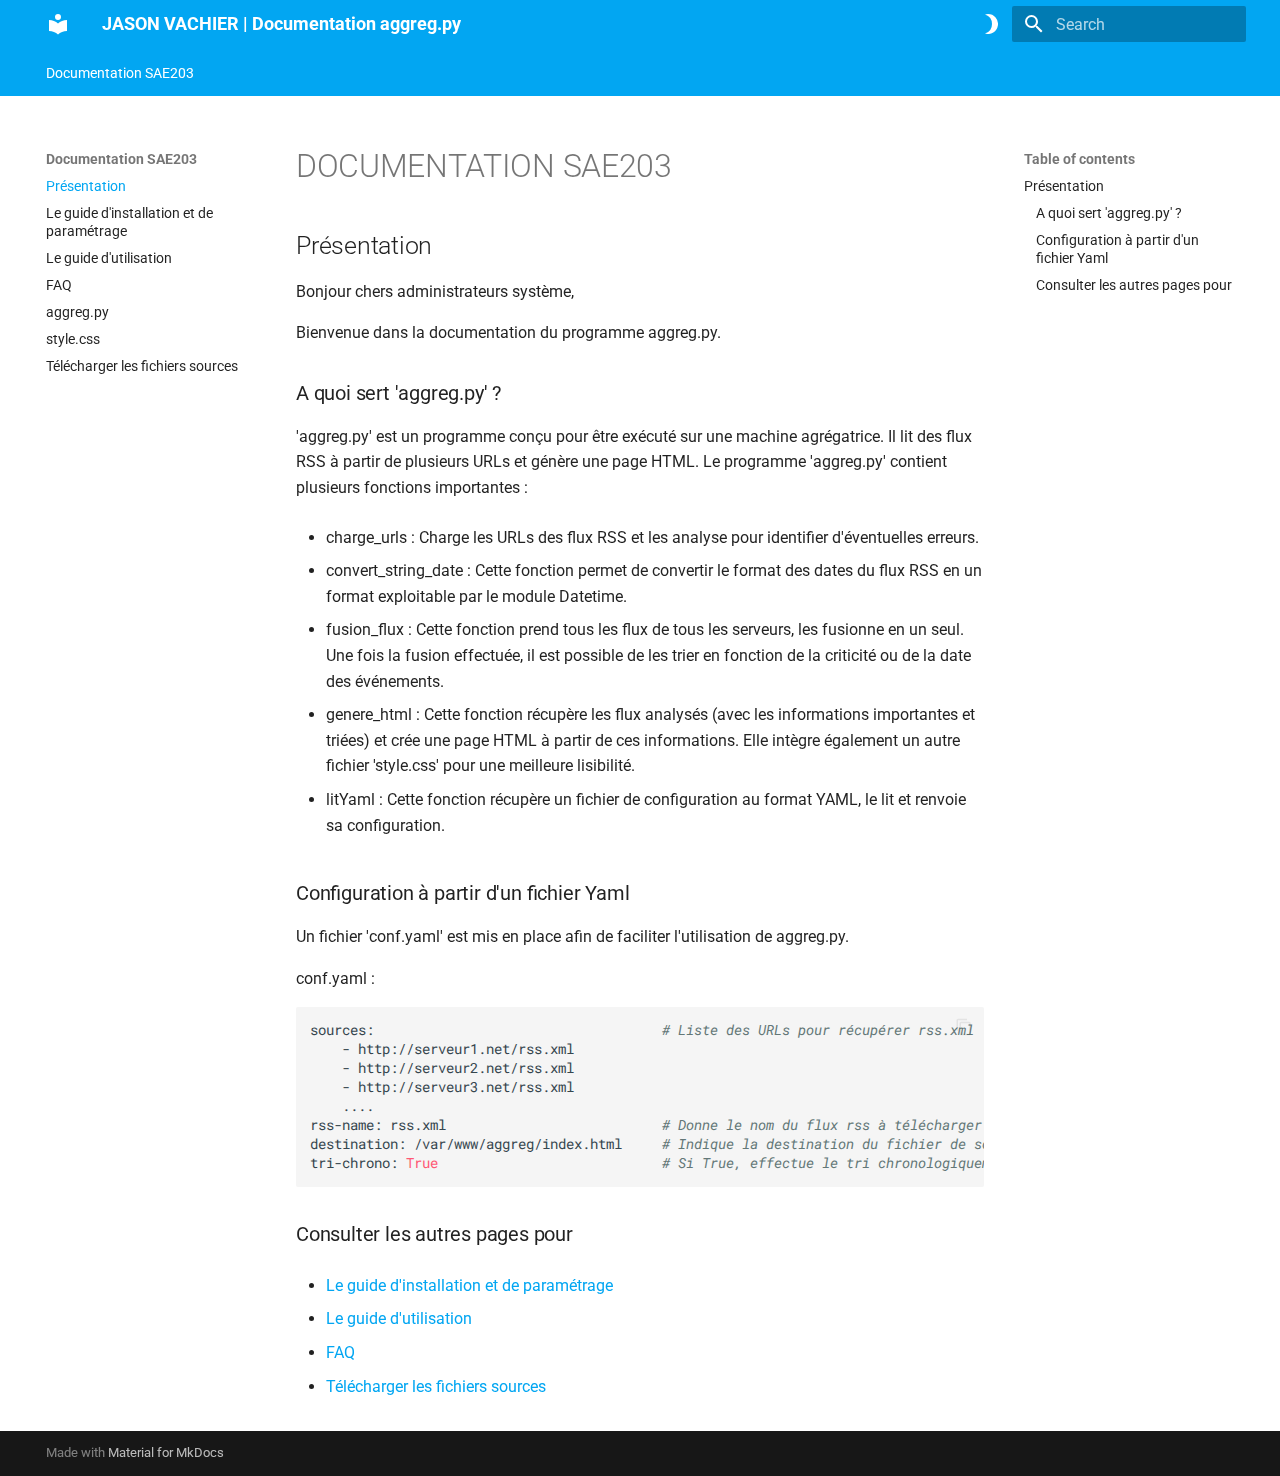
<file: index.html>
<!doctype html>
<html lang="en" class="no-js">
  <head>
    
      <meta charset="utf-8">
      <meta name="viewport" content="width=device-width,initial-scale=1">
      
      
      
      
      
        <link rel="next" href="Etape1/">
      
      
      <link rel="icon" href="assets/images/favicon.png">
      <meta name="generator" content="mkdocs-1.6.0, mkdocs-material-9.5.27">
    
    
      
        <title>Présentation - JASON VACHIER | Documentation aggreg.py</title>
      
    
    
      <link rel="stylesheet" href="assets/stylesheets/main.6543a935.min.css">
      
        
        <link rel="stylesheet" href="assets/stylesheets/palette.06af60db.min.css">
      
      


    
    
      
    
    
      
        
        
        <link rel="preconnect" href="https://fonts.gstatic.com" crossorigin>
        <link rel="stylesheet" href="https://fonts.googleapis.com/css?family=Roboto:300,300i,400,400i,700,700i%7CRoboto+Mono:400,400i,700,700i&display=fallback">
        <style>:root{--md-text-font:"Roboto";--md-code-font:"Roboto Mono"}</style>
      
    
    
      <link rel="stylesheet" href="css/night-owl.css">
    
    <script>__md_scope=new URL(".",location),__md_hash=e=>[...e].reduce((e,_)=>(e<<5)-e+_.charCodeAt(0),0),__md_get=(e,_=localStorage,t=__md_scope)=>JSON.parse(_.getItem(t.pathname+"."+e)),__md_set=(e,_,t=localStorage,a=__md_scope)=>{try{t.setItem(a.pathname+"."+e,JSON.stringify(_))}catch(e){}}</script>
    
      

    
    
    
  </head>
  
  
    
    
      
    
    
    
    
    <body dir="ltr" data-md-color-scheme="default" data-md-color-primary="light-blue" data-md-color-accent="blue">
  
    
    <input class="md-toggle" data-md-toggle="drawer" type="checkbox" id="__drawer" autocomplete="off">
    <input class="md-toggle" data-md-toggle="search" type="checkbox" id="__search" autocomplete="off">
    <label class="md-overlay" for="__drawer"></label>
    <div data-md-component="skip">
      
        
        <a href="#documentation-sae203" class="md-skip">
          Skip to content
        </a>
      
    </div>
    <div data-md-component="announce">
      
    </div>
    
    
      

<header class="md-header" data-md-component="header">
  <nav class="md-header__inner md-grid" aria-label="Header">
    <a href="." title="JASON VACHIER | Documentation aggreg.py" class="md-header__button md-logo" aria-label="JASON VACHIER | Documentation aggreg.py" data-md-component="logo">
      
  
  <svg xmlns="http://www.w3.org/2000/svg" viewBox="0 0 24 24"><path d="M12 8a3 3 0 0 0 3-3 3 3 0 0 0-3-3 3 3 0 0 0-3 3 3 3 0 0 0 3 3m0 3.54C9.64 9.35 6.5 8 3 8v11c3.5 0 6.64 1.35 9 3.54 2.36-2.19 5.5-3.54 9-3.54V8c-3.5 0-6.64 1.35-9 3.54Z"/></svg>

    </a>
    <label class="md-header__button md-icon" for="__drawer">
      
      <svg xmlns="http://www.w3.org/2000/svg" viewBox="0 0 24 24"><path d="M3 6h18v2H3V6m0 5h18v2H3v-2m0 5h18v2H3v-2Z"/></svg>
    </label>
    <div class="md-header__title" data-md-component="header-title">
      <div class="md-header__ellipsis">
        <div class="md-header__topic">
          <span class="md-ellipsis">
            JASON VACHIER | Documentation aggreg.py
          </span>
        </div>
        <div class="md-header__topic" data-md-component="header-topic">
          <span class="md-ellipsis">
            
              Présentation
            
          </span>
        </div>
      </div>
    </div>
    
      
        <form class="md-header__option" data-md-component="palette">
  
    
    
    
    <input class="md-option" data-md-color-media="" data-md-color-scheme="default" data-md-color-primary="light-blue" data-md-color-accent="blue"  aria-label="Switch to dark mode"  type="radio" name="__palette" id="__palette_0">
    
      <label class="md-header__button md-icon" title="Switch to dark mode" for="__palette_1" hidden>
        <svg xmlns="http://www.w3.org/2000/svg" viewBox="0 0 24 24"><path d="M12 2a9.91 9.91 0 0 0-3 .46 10 10 0 0 1 0 19.08A10 10 0 1 0 12 2Z"/></svg>
      </label>
    
  
    
    
    
    <input class="md-option" data-md-color-media="" data-md-color-scheme="slate" data-md-color-primary="light-blue" data-md-color-accent="lime"  aria-label="Switch to light mode"  type="radio" name="__palette" id="__palette_1">
    
      <label class="md-header__button md-icon" title="Switch to light mode" for="__palette_0" hidden>
        <svg xmlns="http://www.w3.org/2000/svg" viewBox="0 0 24 24"><path d="m3.55 19.09 1.41 1.41 1.8-1.79-1.42-1.42M12 6c-3.31 0-6 2.69-6 6s2.69 6 6 6 6-2.69 6-6c0-3.32-2.69-6-6-6m8 7h3v-2h-3m-2.76 7.71 1.8 1.79 1.41-1.41-1.79-1.8M20.45 5l-1.41-1.4-1.8 1.79 1.42 1.42M13 1h-2v3h2M6.76 5.39 4.96 3.6 3.55 5l1.79 1.81 1.42-1.42M1 13h3v-2H1m12 9h-2v3h2"/></svg>
      </label>
    
  
</form>
      
    
    
      <script>var media,input,key,value,palette=__md_get("__palette");if(palette&&palette.color){"(prefers-color-scheme)"===palette.color.media&&(media=matchMedia("(prefers-color-scheme: light)"),input=document.querySelector(media.matches?"[data-md-color-media='(prefers-color-scheme: light)']":"[data-md-color-media='(prefers-color-scheme: dark)']"),palette.color.media=input.getAttribute("data-md-color-media"),palette.color.scheme=input.getAttribute("data-md-color-scheme"),palette.color.primary=input.getAttribute("data-md-color-primary"),palette.color.accent=input.getAttribute("data-md-color-accent"));for([key,value]of Object.entries(palette.color))document.body.setAttribute("data-md-color-"+key,value)}</script>
    
    
    
      <label class="md-header__button md-icon" for="__search">
        
        <svg xmlns="http://www.w3.org/2000/svg" viewBox="0 0 24 24"><path d="M9.5 3A6.5 6.5 0 0 1 16 9.5c0 1.61-.59 3.09-1.56 4.23l.27.27h.79l5 5-1.5 1.5-5-5v-.79l-.27-.27A6.516 6.516 0 0 1 9.5 16 6.5 6.5 0 0 1 3 9.5 6.5 6.5 0 0 1 9.5 3m0 2C7 5 5 7 5 9.5S7 14 9.5 14 14 12 14 9.5 12 5 9.5 5Z"/></svg>
      </label>
      <div class="md-search" data-md-component="search" role="dialog">
  <label class="md-search__overlay" for="__search"></label>
  <div class="md-search__inner" role="search">
    <form class="md-search__form" name="search">
      <input type="text" class="md-search__input" name="query" aria-label="Search" placeholder="Search" autocapitalize="off" autocorrect="off" autocomplete="off" spellcheck="false" data-md-component="search-query" required>
      <label class="md-search__icon md-icon" for="__search">
        
        <svg xmlns="http://www.w3.org/2000/svg" viewBox="0 0 24 24"><path d="M9.5 3A6.5 6.5 0 0 1 16 9.5c0 1.61-.59 3.09-1.56 4.23l.27.27h.79l5 5-1.5 1.5-5-5v-.79l-.27-.27A6.516 6.516 0 0 1 9.5 16 6.5 6.5 0 0 1 3 9.5 6.5 6.5 0 0 1 9.5 3m0 2C7 5 5 7 5 9.5S7 14 9.5 14 14 12 14 9.5 12 5 9.5 5Z"/></svg>
        
        <svg xmlns="http://www.w3.org/2000/svg" viewBox="0 0 24 24"><path d="M20 11v2H8l5.5 5.5-1.42 1.42L4.16 12l7.92-7.92L13.5 5.5 8 11h12Z"/></svg>
      </label>
      <nav class="md-search__options" aria-label="Search">
        
        <button type="reset" class="md-search__icon md-icon" title="Clear" aria-label="Clear" tabindex="-1">
          
          <svg xmlns="http://www.w3.org/2000/svg" viewBox="0 0 24 24"><path d="M19 6.41 17.59 5 12 10.59 6.41 5 5 6.41 10.59 12 5 17.59 6.41 19 12 13.41 17.59 19 19 17.59 13.41 12 19 6.41Z"/></svg>
        </button>
      </nav>
      
        <div class="md-search__suggest" data-md-component="search-suggest"></div>
      
    </form>
    <div class="md-search__output">
      <div class="md-search__scrollwrap" tabindex="0" data-md-scrollfix>
        <div class="md-search-result" data-md-component="search-result">
          <div class="md-search-result__meta">
            Initializing search
          </div>
          <ol class="md-search-result__list" role="presentation"></ol>
        </div>
      </div>
    </div>
  </div>
</div>
    
    
  </nav>
  
</header>
    
    <div class="md-container" data-md-component="container">
      
      
        
          
            
<nav class="md-tabs" aria-label="Tabs" data-md-component="tabs">
  <div class="md-grid">
    <ul class="md-tabs__list">
      
        
  
  
    
  
  
    
    
      <li class="md-tabs__item md-tabs__item--active">
        <a href="." class="md-tabs__link">
          
  
  Documentation SAE203

        </a>
      </li>
    
  

      
    </ul>
  </div>
</nav>
          
        
      
      <main class="md-main" data-md-component="main">
        <div class="md-main__inner md-grid">
          
            
              
              <div class="md-sidebar md-sidebar--primary" data-md-component="sidebar" data-md-type="navigation" >
                <div class="md-sidebar__scrollwrap">
                  <div class="md-sidebar__inner">
                    


  


<nav class="md-nav md-nav--primary md-nav--lifted" aria-label="Navigation" data-md-level="0">
  <label class="md-nav__title" for="__drawer">
    <a href="." title="JASON VACHIER | Documentation aggreg.py" class="md-nav__button md-logo" aria-label="JASON VACHIER | Documentation aggreg.py" data-md-component="logo">
      
  
  <svg xmlns="http://www.w3.org/2000/svg" viewBox="0 0 24 24"><path d="M12 8a3 3 0 0 0 3-3 3 3 0 0 0-3-3 3 3 0 0 0-3 3 3 3 0 0 0 3 3m0 3.54C9.64 9.35 6.5 8 3 8v11c3.5 0 6.64 1.35 9 3.54 2.36-2.19 5.5-3.54 9-3.54V8c-3.5 0-6.64 1.35-9 3.54Z"/></svg>

    </a>
    JASON VACHIER | Documentation aggreg.py
  </label>
  
  <ul class="md-nav__list" data-md-scrollfix>
    
      
      
  
  
    
  
  
  
    
    
    
      
        
        
      
      
        
      
    
    
    <li class="md-nav__item md-nav__item--active md-nav__item--section md-nav__item--nested">
      
        
        
        <input class="md-nav__toggle md-toggle " type="checkbox" id="__nav_1" checked>
        
          
          <label class="md-nav__link" for="__nav_1" id="__nav_1_label" tabindex="">
            
  
  <span class="md-ellipsis">
    Documentation SAE203
  </span>
  

            <span class="md-nav__icon md-icon"></span>
          </label>
        
        <nav class="md-nav" data-md-level="1" aria-labelledby="__nav_1_label" aria-expanded="true">
          <label class="md-nav__title" for="__nav_1">
            <span class="md-nav__icon md-icon"></span>
            Documentation SAE203
          </label>
          <ul class="md-nav__list" data-md-scrollfix>
            
              
                
  
  
    
  
  
  
    <li class="md-nav__item md-nav__item--active">
      
      <input class="md-nav__toggle md-toggle" type="checkbox" id="__toc">
      
      
        
      
      
        <label class="md-nav__link md-nav__link--active" for="__toc">
          
  
  <span class="md-ellipsis">
    Présentation
  </span>
  

          <span class="md-nav__icon md-icon"></span>
        </label>
      
      <a href="." class="md-nav__link md-nav__link--active">
        
  
  <span class="md-ellipsis">
    Présentation
  </span>
  

      </a>
      
        

<nav class="md-nav md-nav--secondary" aria-label="Table of contents">
  
  
  
    
  
  
    <label class="md-nav__title" for="__toc">
      <span class="md-nav__icon md-icon"></span>
      Table of contents
    </label>
    <ul class="md-nav__list" data-md-component="toc" data-md-scrollfix>
      
        <li class="md-nav__item">
  <a href="#presentation" class="md-nav__link">
    <span class="md-ellipsis">
      Présentation
    </span>
  </a>
  
    <nav class="md-nav" aria-label="Présentation">
      <ul class="md-nav__list">
        
          <li class="md-nav__item">
  <a href="#a-quoi-sert-aggregpy" class="md-nav__link">
    <span class="md-ellipsis">
      A quoi sert 'aggreg.py' ?
    </span>
  </a>
  
</li>
        
          <li class="md-nav__item">
  <a href="#configuration-a-partir-dun-fichier-yaml" class="md-nav__link">
    <span class="md-ellipsis">
      Configuration à partir d'un fichier Yaml
    </span>
  </a>
  
</li>
        
          <li class="md-nav__item">
  <a href="#consulter-les-autres-pages-pour" class="md-nav__link">
    <span class="md-ellipsis">
      Consulter les autres pages pour
    </span>
  </a>
  
</li>
        
      </ul>
    </nav>
  
</li>
      
    </ul>
  
</nav>
      
    </li>
  

              
            
              
                
  
  
  
  
    <li class="md-nav__item">
      <a href="Etape1/" class="md-nav__link">
        
  
  <span class="md-ellipsis">
    Le guide d'installation et de paramétrage
  </span>
  

      </a>
    </li>
  

              
            
              
                
  
  
  
  
    <li class="md-nav__item">
      <a href="Etape2/" class="md-nav__link">
        
  
  <span class="md-ellipsis">
    Le guide d'utilisation
  </span>
  

      </a>
    </li>
  

              
            
              
                
  
  
  
  
    <li class="md-nav__item">
      <a href="faq/" class="md-nav__link">
        
  
  <span class="md-ellipsis">
    FAQ
  </span>
  

      </a>
    </li>
  

              
            
              
                
  
  
  
  
    <li class="md-nav__item">
      <a href="AggregPy/" class="md-nav__link">
        
  
  <span class="md-ellipsis">
    aggreg.py
  </span>
  

      </a>
    </li>
  

              
            
              
                
  
  
  
  
    <li class="md-nav__item">
      <a href="StyleCss/" class="md-nav__link">
        
  
  <span class="md-ellipsis">
    style.css
  </span>
  

      </a>
    </li>
  

              
            
              
                
  
  
  
  
    <li class="md-nav__item">
      <a href="dl/" class="md-nav__link">
        
  
  <span class="md-ellipsis">
    Télécharger les fichiers sources
  </span>
  

      </a>
    </li>
  

              
            
          </ul>
        </nav>
      
    </li>
  

    
  </ul>
</nav>
                  </div>
                </div>
              </div>
            
            
              
              <div class="md-sidebar md-sidebar--secondary" data-md-component="sidebar" data-md-type="toc" >
                <div class="md-sidebar__scrollwrap">
                  <div class="md-sidebar__inner">
                    

<nav class="md-nav md-nav--secondary" aria-label="Table of contents">
  
  
  
    
  
  
    <label class="md-nav__title" for="__toc">
      <span class="md-nav__icon md-icon"></span>
      Table of contents
    </label>
    <ul class="md-nav__list" data-md-component="toc" data-md-scrollfix>
      
        <li class="md-nav__item">
  <a href="#presentation" class="md-nav__link">
    <span class="md-ellipsis">
      Présentation
    </span>
  </a>
  
    <nav class="md-nav" aria-label="Présentation">
      <ul class="md-nav__list">
        
          <li class="md-nav__item">
  <a href="#a-quoi-sert-aggregpy" class="md-nav__link">
    <span class="md-ellipsis">
      A quoi sert 'aggreg.py' ?
    </span>
  </a>
  
</li>
        
          <li class="md-nav__item">
  <a href="#configuration-a-partir-dun-fichier-yaml" class="md-nav__link">
    <span class="md-ellipsis">
      Configuration à partir d'un fichier Yaml
    </span>
  </a>
  
</li>
        
          <li class="md-nav__item">
  <a href="#consulter-les-autres-pages-pour" class="md-nav__link">
    <span class="md-ellipsis">
      Consulter les autres pages pour
    </span>
  </a>
  
</li>
        
      </ul>
    </nav>
  
</li>
      
    </ul>
  
</nav>
                  </div>
                </div>
              </div>
            
          
          
            <div class="md-content" data-md-component="content">
              <article class="md-content__inner md-typeset">
                
                  


<h1 id="documentation-sae203">DOCUMENTATION SAE203</h1>
<h2 id="presentation">Présentation</h2>
<p>Bonjour chers administrateurs système,</p>
<p>Bienvenue dans la documentation du programme aggreg.py.</p>
<h3 id="a-quoi-sert-aggregpy">A quoi sert 'aggreg.py' ?</h3>
<p>'aggreg.py' est un programme conçu pour être exécuté sur une machine agrégatrice. Il lit des flux RSS à partir de plusieurs URLs et génère une page HTML. Le programme 'aggreg.py' contient plusieurs fonctions importantes :</p>
<ul>
<li>
<p>charge_urls : Charge les URLs des flux RSS et les analyse pour identifier d'éventuelles erreurs.</p>
</li>
<li>
<p>convert_string_date : Cette fonction permet de convertir le format des dates du flux RSS en un format exploitable par le module Datetime.</p>
</li>
<li>
<p>fusion_flux : Cette fonction prend tous les flux de tous les serveurs, les fusionne en un seul. Une fois la fusion effectuée, il est possible de les trier en fonction de la criticité ou de la date des événements.</p>
</li>
<li>
<p>genere_html : Cette fonction récupère les flux analysés (avec les informations importantes et triées) et crée une page HTML à partir de ces informations. Elle intègre également un autre fichier 'style.css' pour une meilleure lisibilité.</p>
</li>
<li>
<p>litYaml : Cette fonction récupère un fichier de configuration au format YAML, le lit et renvoie sa configuration.</p>
</li>
</ul>
<h3 id="configuration-a-partir-dun-fichier-yaml">Configuration à partir d'un fichier Yaml</h3>
<p>Un fichier 'conf.yaml' est mis en place afin de faciliter l'utilisation de aggreg.py.</p>
<p>conf.yaml :</p>
<pre><code>sources:                                    # Liste des URLs pour récupérer rss.xml
    - http://serveur1.net/rss.xml
    - http://serveur2.net/rss.xml
    - http://serveur3.net/rss.xml
    ....
rss-name: rss.xml                           # Donne le nom du flux rss à télécharger
destination: /var/www/aggreg/index.html     # Indique la destination du fichier de sortie HTML
tri-chrono: True                            # Si True, effectue le tri chronologiquement ; si False, trie par criticité
</code></pre>
<h3 id="consulter-les-autres-pages-pour">Consulter les autres pages pour</h3>
<ul>
<li>
<p><a href="Etape1/">Le guide d'installation et de paramétrage</a></p>
</li>
<li>
<p><a href="Etape2/">Le guide d'utilisation</a></p>
</li>
<li>
<p><a href="faq/">FAQ</a></p>
</li>
<li>
<p><a href="dl/">Télécharger les fichiers sources</a></p>
</li>
</ul>












                
              </article>
            </div>
          
          
  <script>var tabs=__md_get("__tabs");if(Array.isArray(tabs))e:for(var set of document.querySelectorAll(".tabbed-set")){var tab,labels=set.querySelector(".tabbed-labels");for(tab of tabs)for(var label of labels.getElementsByTagName("label"))if(label.innerText.trim()===tab){var input=document.getElementById(label.htmlFor);input.checked=!0;continue e}}</script>

<script>var target=document.getElementById(location.hash.slice(1));target&&target.name&&(target.checked=target.name.startsWith("__tabbed_"))</script>
        </div>
        
      </main>
      
        <footer class="md-footer">
  
  <div class="md-footer-meta md-typeset">
    <div class="md-footer-meta__inner md-grid">
      <div class="md-copyright">
  
  
    Made with
    <a href="https://squidfunk.github.io/mkdocs-material/" target="_blank" rel="noopener">
      Material for MkDocs
    </a>
  
</div>
      
    </div>
  </div>
</footer>
      
    </div>
    <div class="md-dialog" data-md-component="dialog">
      <div class="md-dialog__inner md-typeset"></div>
    </div>
    
    
    <script id="__config" type="application/json">{"base": ".", "features": ["navigation.tabs", "navigation.sections", "search.suggest", "search.highlight", "content.tabs.link", "content.code.annotation", "content.code.copy"], "search": "assets/javascripts/workers/search.b8dbb3d2.min.js", "translations": {"clipboard.copied": "Copied to clipboard", "clipboard.copy": "Copy to clipboard", "search.result.more.one": "1 more on this page", "search.result.more.other": "# more on this page", "search.result.none": "No matching documents", "search.result.one": "1 matching document", "search.result.other": "# matching documents", "search.result.placeholder": "Type to start searching", "search.result.term.missing": "Missing", "select.version": "Select version"}}</script>
    
    
      <script src="assets/javascripts/bundle.ad660dcc.min.js"></script>
      
        <script src="js/highlight.js"></script>
      
        <script src="js/highlight-init.js"></script>
      
    
  </body>
</html>
</file>
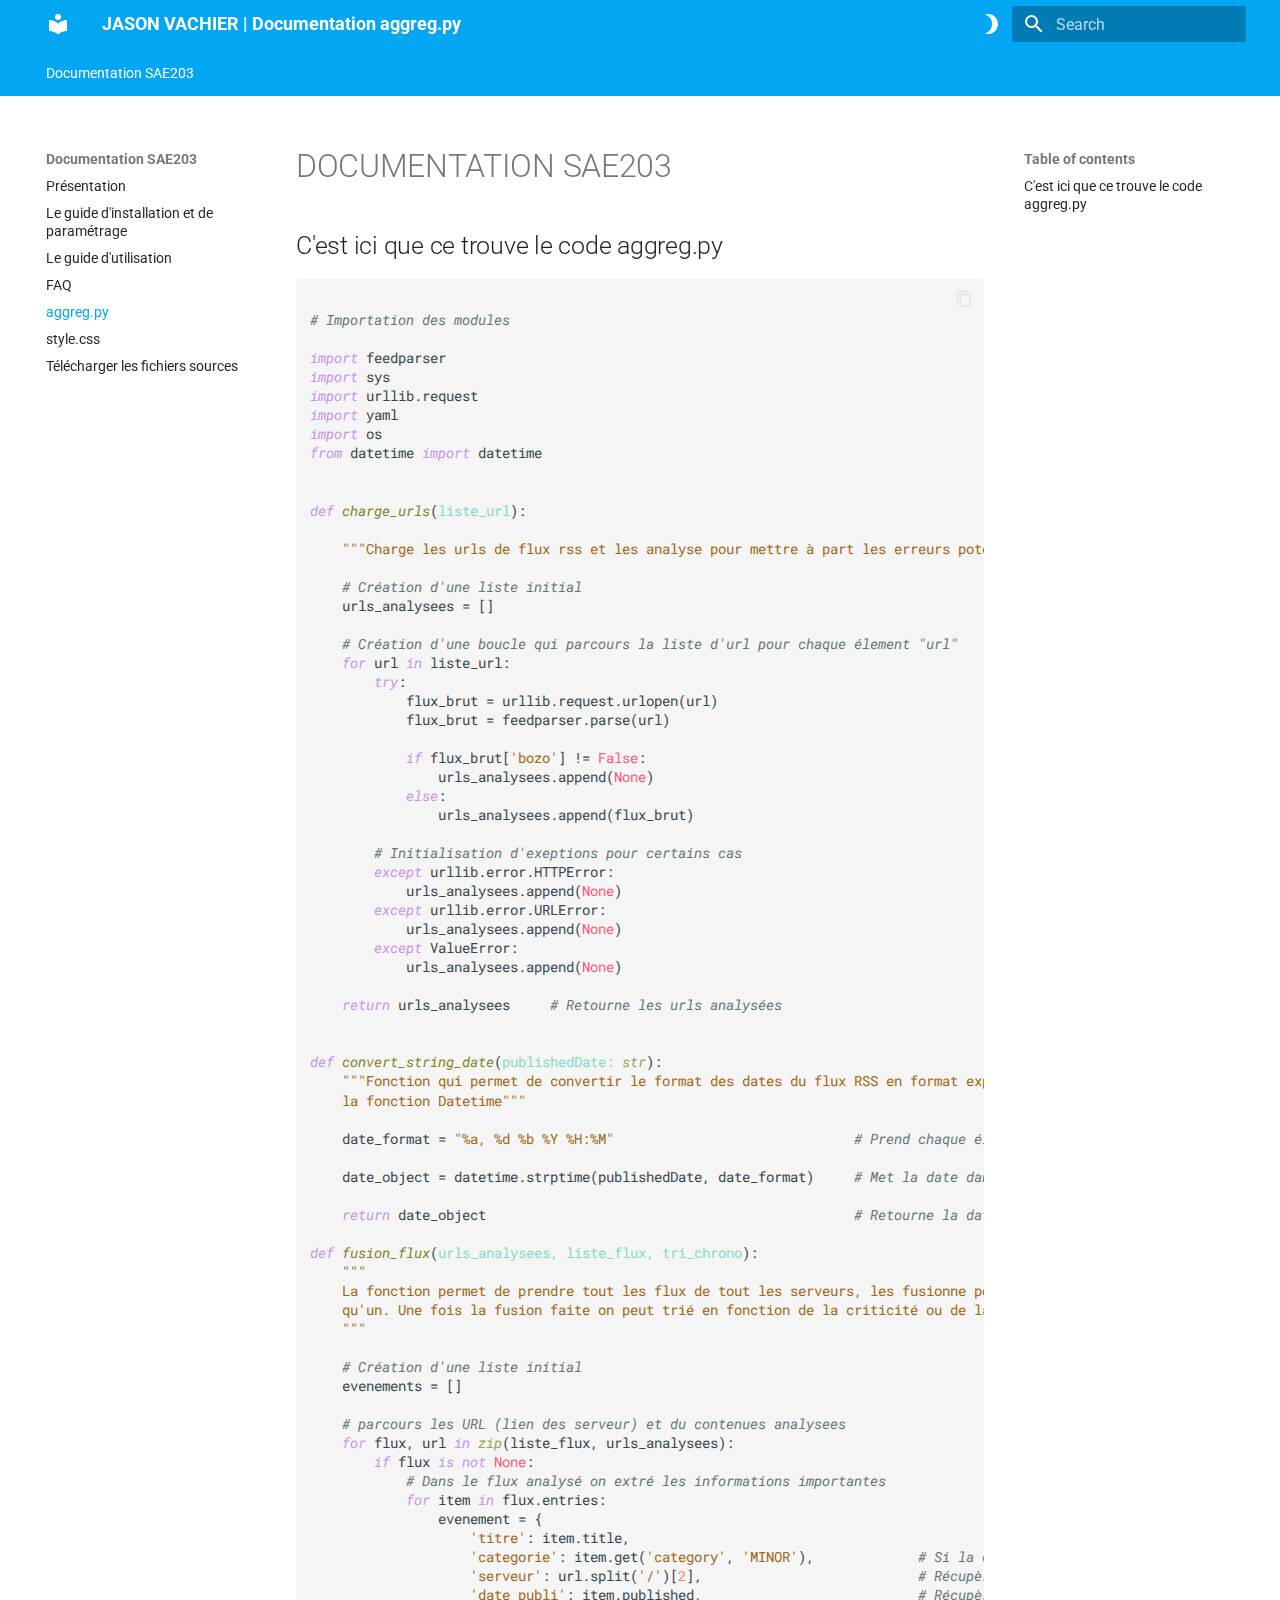
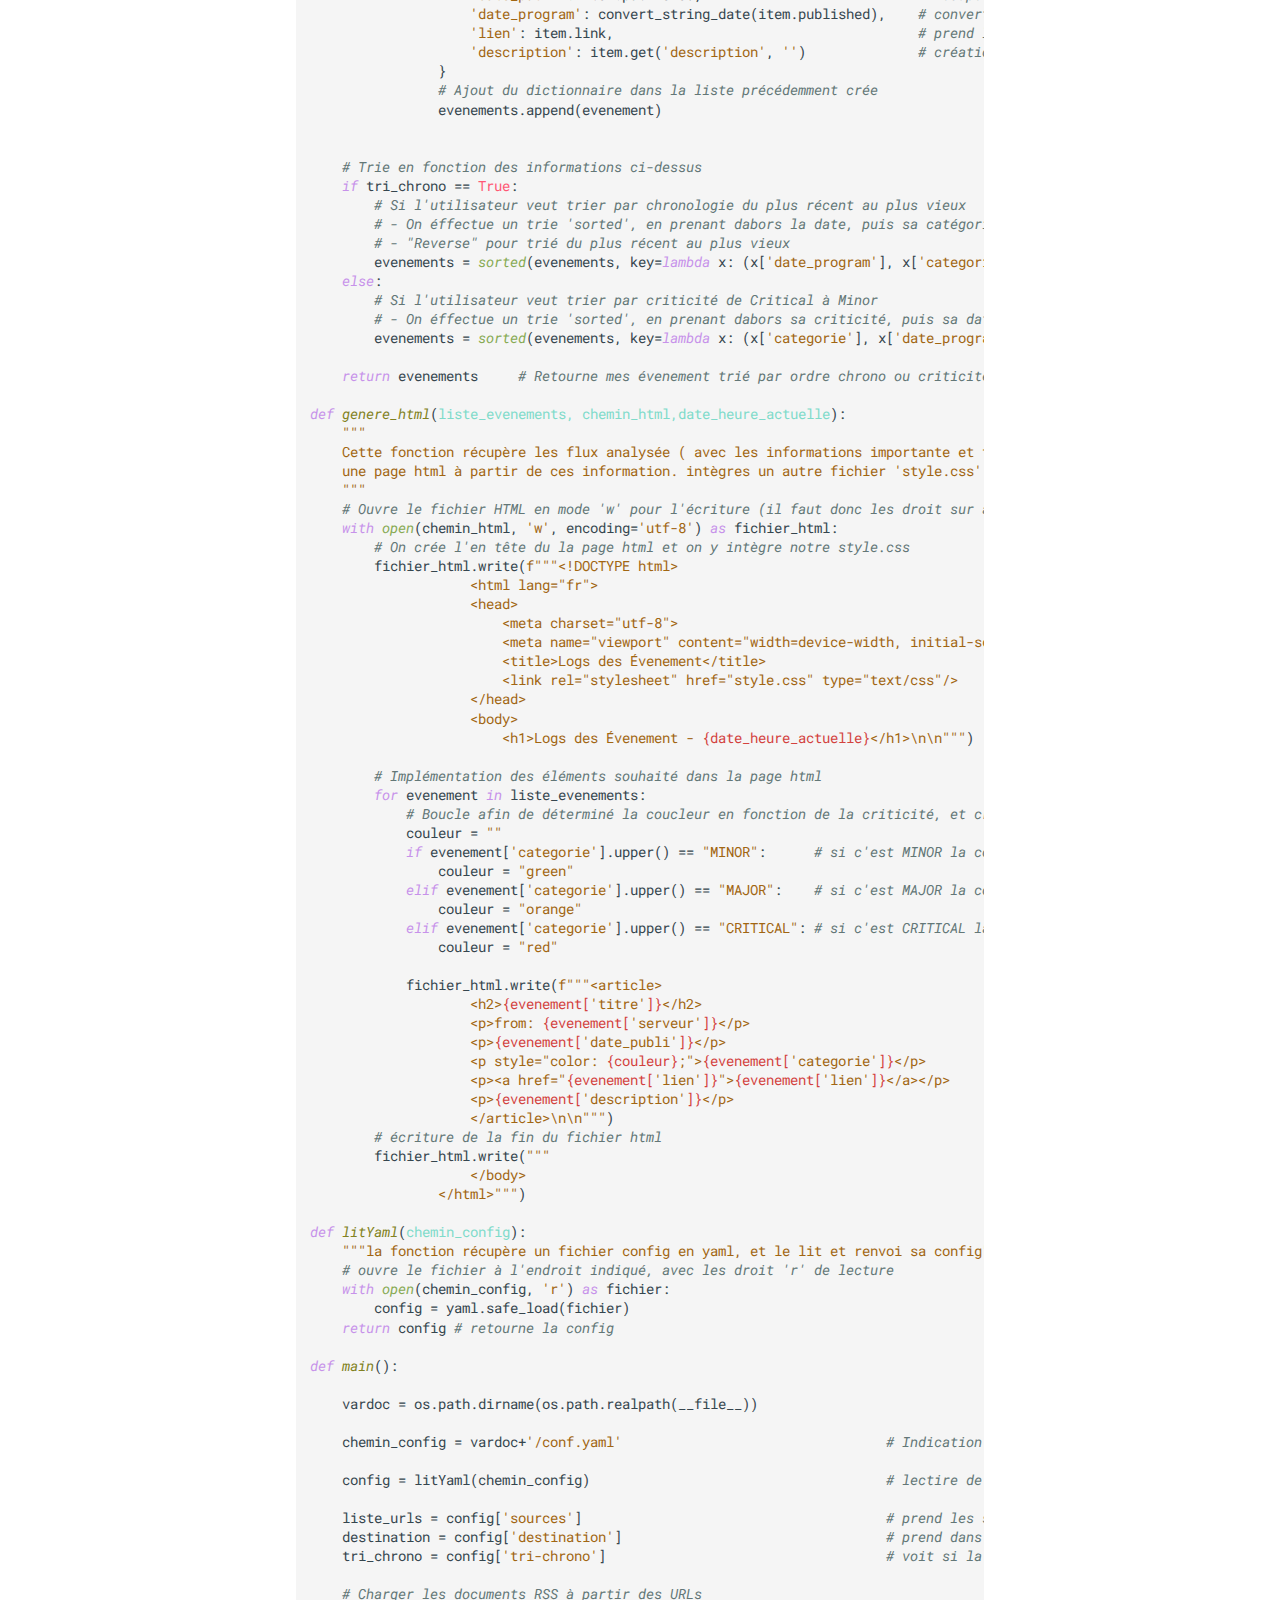
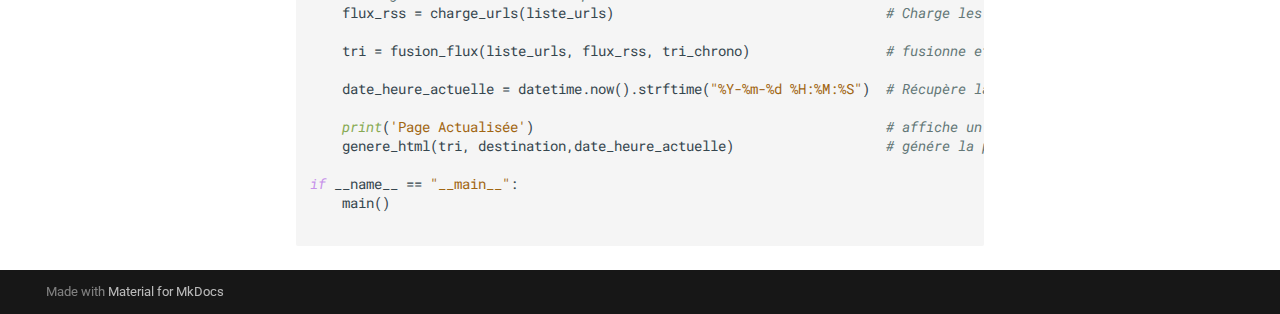
<file: AggregPy/index.html>
<!doctype html>
<html lang="en" class="no-js">
  <head>
    
      <meta charset="utf-8">
      <meta name="viewport" content="width=device-width,initial-scale=1">
      
      
      
      
        <link rel="prev" href="../faq/">
      
      
        <link rel="next" href="../StyleCss/">
      
      
      <link rel="icon" href="../assets/images/favicon.png">
      <meta name="generator" content="mkdocs-1.6.0, mkdocs-material-9.5.27">
    
    
      
        <title>aggreg.py - JASON VACHIER | Documentation aggreg.py</title>
      
    
    
      <link rel="stylesheet" href="../assets/stylesheets/main.6543a935.min.css">
      
        
        <link rel="stylesheet" href="../assets/stylesheets/palette.06af60db.min.css">
      
      


    
    
      
    
    
      
        
        
        <link rel="preconnect" href="https://fonts.gstatic.com" crossorigin>
        <link rel="stylesheet" href="https://fonts.googleapis.com/css?family=Roboto:300,300i,400,400i,700,700i%7CRoboto+Mono:400,400i,700,700i&display=fallback">
        <style>:root{--md-text-font:"Roboto";--md-code-font:"Roboto Mono"}</style>
      
    
    
      <link rel="stylesheet" href="../css/night-owl.css">
    
    <script>__md_scope=new URL("..",location),__md_hash=e=>[...e].reduce((e,_)=>(e<<5)-e+_.charCodeAt(0),0),__md_get=(e,_=localStorage,t=__md_scope)=>JSON.parse(_.getItem(t.pathname+"."+e)),__md_set=(e,_,t=localStorage,a=__md_scope)=>{try{t.setItem(a.pathname+"."+e,JSON.stringify(_))}catch(e){}}</script>
    
      

    
    
    
  </head>
  
  
    
    
      
    
    
    
    
    <body dir="ltr" data-md-color-scheme="default" data-md-color-primary="light-blue" data-md-color-accent="blue">
  
    
    <input class="md-toggle" data-md-toggle="drawer" type="checkbox" id="__drawer" autocomplete="off">
    <input class="md-toggle" data-md-toggle="search" type="checkbox" id="__search" autocomplete="off">
    <label class="md-overlay" for="__drawer"></label>
    <div data-md-component="skip">
      
        
        <a href="#documentation-sae203" class="md-skip">
          Skip to content
        </a>
      
    </div>
    <div data-md-component="announce">
      
    </div>
    
    
      

<header class="md-header" data-md-component="header">
  <nav class="md-header__inner md-grid" aria-label="Header">
    <a href=".." title="JASON VACHIER | Documentation aggreg.py" class="md-header__button md-logo" aria-label="JASON VACHIER | Documentation aggreg.py" data-md-component="logo">
      
  
  <svg xmlns="http://www.w3.org/2000/svg" viewBox="0 0 24 24"><path d="M12 8a3 3 0 0 0 3-3 3 3 0 0 0-3-3 3 3 0 0 0-3 3 3 3 0 0 0 3 3m0 3.54C9.64 9.35 6.5 8 3 8v11c3.5 0 6.64 1.35 9 3.54 2.36-2.19 5.5-3.54 9-3.54V8c-3.5 0-6.64 1.35-9 3.54Z"/></svg>

    </a>
    <label class="md-header__button md-icon" for="__drawer">
      
      <svg xmlns="http://www.w3.org/2000/svg" viewBox="0 0 24 24"><path d="M3 6h18v2H3V6m0 5h18v2H3v-2m0 5h18v2H3v-2Z"/></svg>
    </label>
    <div class="md-header__title" data-md-component="header-title">
      <div class="md-header__ellipsis">
        <div class="md-header__topic">
          <span class="md-ellipsis">
            JASON VACHIER | Documentation aggreg.py
          </span>
        </div>
        <div class="md-header__topic" data-md-component="header-topic">
          <span class="md-ellipsis">
            
              aggreg.py
            
          </span>
        </div>
      </div>
    </div>
    
      
        <form class="md-header__option" data-md-component="palette">
  
    
    
    
    <input class="md-option" data-md-color-media="" data-md-color-scheme="default" data-md-color-primary="light-blue" data-md-color-accent="blue"  aria-label="Switch to dark mode"  type="radio" name="__palette" id="__palette_0">
    
      <label class="md-header__button md-icon" title="Switch to dark mode" for="__palette_1" hidden>
        <svg xmlns="http://www.w3.org/2000/svg" viewBox="0 0 24 24"><path d="M12 2a9.91 9.91 0 0 0-3 .46 10 10 0 0 1 0 19.08A10 10 0 1 0 12 2Z"/></svg>
      </label>
    
  
    
    
    
    <input class="md-option" data-md-color-media="" data-md-color-scheme="slate" data-md-color-primary="light-blue" data-md-color-accent="lime"  aria-label="Switch to light mode"  type="radio" name="__palette" id="__palette_1">
    
      <label class="md-header__button md-icon" title="Switch to light mode" for="__palette_0" hidden>
        <svg xmlns="http://www.w3.org/2000/svg" viewBox="0 0 24 24"><path d="m3.55 19.09 1.41 1.41 1.8-1.79-1.42-1.42M12 6c-3.31 0-6 2.69-6 6s2.69 6 6 6 6-2.69 6-6c0-3.32-2.69-6-6-6m8 7h3v-2h-3m-2.76 7.71 1.8 1.79 1.41-1.41-1.79-1.8M20.45 5l-1.41-1.4-1.8 1.79 1.42 1.42M13 1h-2v3h2M6.76 5.39 4.96 3.6 3.55 5l1.79 1.81 1.42-1.42M1 13h3v-2H1m12 9h-2v3h2"/></svg>
      </label>
    
  
</form>
      
    
    
      <script>var media,input,key,value,palette=__md_get("__palette");if(palette&&palette.color){"(prefers-color-scheme)"===palette.color.media&&(media=matchMedia("(prefers-color-scheme: light)"),input=document.querySelector(media.matches?"[data-md-color-media='(prefers-color-scheme: light)']":"[data-md-color-media='(prefers-color-scheme: dark)']"),palette.color.media=input.getAttribute("data-md-color-media"),palette.color.scheme=input.getAttribute("data-md-color-scheme"),palette.color.primary=input.getAttribute("data-md-color-primary"),palette.color.accent=input.getAttribute("data-md-color-accent"));for([key,value]of Object.entries(palette.color))document.body.setAttribute("data-md-color-"+key,value)}</script>
    
    
    
      <label class="md-header__button md-icon" for="__search">
        
        <svg xmlns="http://www.w3.org/2000/svg" viewBox="0 0 24 24"><path d="M9.5 3A6.5 6.5 0 0 1 16 9.5c0 1.61-.59 3.09-1.56 4.23l.27.27h.79l5 5-1.5 1.5-5-5v-.79l-.27-.27A6.516 6.516 0 0 1 9.5 16 6.5 6.5 0 0 1 3 9.5 6.5 6.5 0 0 1 9.5 3m0 2C7 5 5 7 5 9.5S7 14 9.5 14 14 12 14 9.5 12 5 9.5 5Z"/></svg>
      </label>
      <div class="md-search" data-md-component="search" role="dialog">
  <label class="md-search__overlay" for="__search"></label>
  <div class="md-search__inner" role="search">
    <form class="md-search__form" name="search">
      <input type="text" class="md-search__input" name="query" aria-label="Search" placeholder="Search" autocapitalize="off" autocorrect="off" autocomplete="off" spellcheck="false" data-md-component="search-query" required>
      <label class="md-search__icon md-icon" for="__search">
        
        <svg xmlns="http://www.w3.org/2000/svg" viewBox="0 0 24 24"><path d="M9.5 3A6.5 6.5 0 0 1 16 9.5c0 1.61-.59 3.09-1.56 4.23l.27.27h.79l5 5-1.5 1.5-5-5v-.79l-.27-.27A6.516 6.516 0 0 1 9.5 16 6.5 6.5 0 0 1 3 9.5 6.5 6.5 0 0 1 9.5 3m0 2C7 5 5 7 5 9.5S7 14 9.5 14 14 12 14 9.5 12 5 9.5 5Z"/></svg>
        
        <svg xmlns="http://www.w3.org/2000/svg" viewBox="0 0 24 24"><path d="M20 11v2H8l5.5 5.5-1.42 1.42L4.16 12l7.92-7.92L13.5 5.5 8 11h12Z"/></svg>
      </label>
      <nav class="md-search__options" aria-label="Search">
        
        <button type="reset" class="md-search__icon md-icon" title="Clear" aria-label="Clear" tabindex="-1">
          
          <svg xmlns="http://www.w3.org/2000/svg" viewBox="0 0 24 24"><path d="M19 6.41 17.59 5 12 10.59 6.41 5 5 6.41 10.59 12 5 17.59 6.41 19 12 13.41 17.59 19 19 17.59 13.41 12 19 6.41Z"/></svg>
        </button>
      </nav>
      
        <div class="md-search__suggest" data-md-component="search-suggest"></div>
      
    </form>
    <div class="md-search__output">
      <div class="md-search__scrollwrap" tabindex="0" data-md-scrollfix>
        <div class="md-search-result" data-md-component="search-result">
          <div class="md-search-result__meta">
            Initializing search
          </div>
          <ol class="md-search-result__list" role="presentation"></ol>
        </div>
      </div>
    </div>
  </div>
</div>
    
    
  </nav>
  
</header>
    
    <div class="md-container" data-md-component="container">
      
      
        
          
            
<nav class="md-tabs" aria-label="Tabs" data-md-component="tabs">
  <div class="md-grid">
    <ul class="md-tabs__list">
      
        
  
  
    
  
  
    
    
      <li class="md-tabs__item md-tabs__item--active">
        <a href=".." class="md-tabs__link">
          
  
  Documentation SAE203

        </a>
      </li>
    
  

      
    </ul>
  </div>
</nav>
          
        
      
      <main class="md-main" data-md-component="main">
        <div class="md-main__inner md-grid">
          
            
              
              <div class="md-sidebar md-sidebar--primary" data-md-component="sidebar" data-md-type="navigation" >
                <div class="md-sidebar__scrollwrap">
                  <div class="md-sidebar__inner">
                    


  


<nav class="md-nav md-nav--primary md-nav--lifted" aria-label="Navigation" data-md-level="0">
  <label class="md-nav__title" for="__drawer">
    <a href=".." title="JASON VACHIER | Documentation aggreg.py" class="md-nav__button md-logo" aria-label="JASON VACHIER | Documentation aggreg.py" data-md-component="logo">
      
  
  <svg xmlns="http://www.w3.org/2000/svg" viewBox="0 0 24 24"><path d="M12 8a3 3 0 0 0 3-3 3 3 0 0 0-3-3 3 3 0 0 0-3 3 3 3 0 0 0 3 3m0 3.54C9.64 9.35 6.5 8 3 8v11c3.5 0 6.64 1.35 9 3.54 2.36-2.19 5.5-3.54 9-3.54V8c-3.5 0-6.64 1.35-9 3.54Z"/></svg>

    </a>
    JASON VACHIER | Documentation aggreg.py
  </label>
  
  <ul class="md-nav__list" data-md-scrollfix>
    
      
      
  
  
    
  
  
  
    
    
    
      
        
        
      
      
        
      
    
    
    <li class="md-nav__item md-nav__item--active md-nav__item--section md-nav__item--nested">
      
        
        
        <input class="md-nav__toggle md-toggle " type="checkbox" id="__nav_1" checked>
        
          
          <label class="md-nav__link" for="__nav_1" id="__nav_1_label" tabindex="">
            
  
  <span class="md-ellipsis">
    Documentation SAE203
  </span>
  

            <span class="md-nav__icon md-icon"></span>
          </label>
        
        <nav class="md-nav" data-md-level="1" aria-labelledby="__nav_1_label" aria-expanded="true">
          <label class="md-nav__title" for="__nav_1">
            <span class="md-nav__icon md-icon"></span>
            Documentation SAE203
          </label>
          <ul class="md-nav__list" data-md-scrollfix>
            
              
                
  
  
  
  
    <li class="md-nav__item">
      <a href=".." class="md-nav__link">
        
  
  <span class="md-ellipsis">
    Présentation
  </span>
  

      </a>
    </li>
  

              
            
              
                
  
  
  
  
    <li class="md-nav__item">
      <a href="../Etape1/" class="md-nav__link">
        
  
  <span class="md-ellipsis">
    Le guide d'installation et de paramétrage
  </span>
  

      </a>
    </li>
  

              
            
              
                
  
  
  
  
    <li class="md-nav__item">
      <a href="../Etape2/" class="md-nav__link">
        
  
  <span class="md-ellipsis">
    Le guide d'utilisation
  </span>
  

      </a>
    </li>
  

              
            
              
                
  
  
  
  
    <li class="md-nav__item">
      <a href="../faq/" class="md-nav__link">
        
  
  <span class="md-ellipsis">
    FAQ
  </span>
  

      </a>
    </li>
  

              
            
              
                
  
  
    
  
  
  
    <li class="md-nav__item md-nav__item--active">
      
      <input class="md-nav__toggle md-toggle" type="checkbox" id="__toc">
      
      
        
      
      
        <label class="md-nav__link md-nav__link--active" for="__toc">
          
  
  <span class="md-ellipsis">
    aggreg.py
  </span>
  

          <span class="md-nav__icon md-icon"></span>
        </label>
      
      <a href="./" class="md-nav__link md-nav__link--active">
        
  
  <span class="md-ellipsis">
    aggreg.py
  </span>
  

      </a>
      
        

<nav class="md-nav md-nav--secondary" aria-label="Table of contents">
  
  
  
    
  
  
    <label class="md-nav__title" for="__toc">
      <span class="md-nav__icon md-icon"></span>
      Table of contents
    </label>
    <ul class="md-nav__list" data-md-component="toc" data-md-scrollfix>
      
        <li class="md-nav__item">
  <a href="#cest-ici-que-ce-trouve-le-code-aggregpy" class="md-nav__link">
    <span class="md-ellipsis">
      C'est ici que ce trouve le code aggreg.py
    </span>
  </a>
  
</li>
      
    </ul>
  
</nav>
      
    </li>
  

              
            
              
                
  
  
  
  
    <li class="md-nav__item">
      <a href="../StyleCss/" class="md-nav__link">
        
  
  <span class="md-ellipsis">
    style.css
  </span>
  

      </a>
    </li>
  

              
            
              
                
  
  
  
  
    <li class="md-nav__item">
      <a href="../dl/" class="md-nav__link">
        
  
  <span class="md-ellipsis">
    Télécharger les fichiers sources
  </span>
  

      </a>
    </li>
  

              
            
          </ul>
        </nav>
      
    </li>
  

    
  </ul>
</nav>
                  </div>
                </div>
              </div>
            
            
              
              <div class="md-sidebar md-sidebar--secondary" data-md-component="sidebar" data-md-type="toc" >
                <div class="md-sidebar__scrollwrap">
                  <div class="md-sidebar__inner">
                    

<nav class="md-nav md-nav--secondary" aria-label="Table of contents">
  
  
  
    
  
  
    <label class="md-nav__title" for="__toc">
      <span class="md-nav__icon md-icon"></span>
      Table of contents
    </label>
    <ul class="md-nav__list" data-md-component="toc" data-md-scrollfix>
      
        <li class="md-nav__item">
  <a href="#cest-ici-que-ce-trouve-le-code-aggregpy" class="md-nav__link">
    <span class="md-ellipsis">
      C'est ici que ce trouve le code aggreg.py
    </span>
  </a>
  
</li>
      
    </ul>
  
</nav>
                  </div>
                </div>
              </div>
            
          
          
            <div class="md-content" data-md-component="content">
              <article class="md-content__inner md-typeset">
                
                  


<h1 id="documentation-sae203">DOCUMENTATION SAE203</h1>
<h2 id="cest-ici-que-ce-trouve-le-code-aggregpy">C'est ici que ce trouve le code aggreg.py</h2>
<pre><code class="language-python">
# Importation des modules

import feedparser
import sys
import urllib.request
import yaml
import os
from datetime import datetime


def charge_urls(liste_url):

    &quot;&quot;&quot;Charge les urls de flux rss et les analyse pour mettre à part les erreurs potentielles&quot;&quot;&quot;

    # Création d'une liste initial
    urls_analysees = []

    # Création d'une boucle qui parcours la liste d'url pour chaque élement &quot;url&quot;
    for url in liste_url:
        try:               
            flux_brut = urllib.request.urlopen(url)           
            flux_brut = feedparser.parse(url)  

            if flux_brut['bozo'] != False:
                urls_analysees.append(None)
            else:
                urls_analysees.append(flux_brut)

        # Initialisation d'exeptions pour certains cas
        except urllib.error.HTTPError:        
            urls_analysees.append(None)      
        except urllib.error.URLError:         
            urls_analysees.append(None)       
        except ValueError:        
            urls_analysees.append(None)

    return urls_analysees     # Retourne les urls analysées


def convert_string_date(publishedDate: str):
    &quot;&quot;&quot;Fonction qui permet de convertir le format des dates du flux RSS en format exploitable pour
    la fonction Datetime&quot;&quot;&quot;

    date_format = &quot;%a, %d %b %Y %H:%M&quot;                              # Prend chaque élément de la date et les met dans des variables (fonction Datetime)

    date_object = datetime.strptime(publishedDate, date_format)     # Met la date dans le bon format

    return date_object                                              # Retourne la date exploitable pour le trie

def fusion_flux(urls_analysees, liste_flux, tri_chrono):
    &quot;&quot;&quot;
    La fonction permet de prendre tout les flux de tout les serveurs, les fusionne pour n'en faire plus 
    qu'un. Une fois la fusion faite on peut trié en fonction de la criticité ou de la date des évents
    &quot;&quot;&quot;

    # Création d'une liste initial
    evenements = []

    # parcours les URL (lien des serveur) et du contenues analysees
    for flux, url in zip(liste_flux, urls_analysees):
        if flux is not None:
            # Dans le flux analysé on extré les informations importantes
            for item in flux.entries:
                evenement = {
                    'titre': item.title,
                    'categorie': item.get('category', 'MINOR'),             # Si la catégorie n'est pas spécifié dans le flux on met automatiquement en &quot;Minor&quot;
                    'serveur': url.split('/')[2],                           # Récupère la provenance de l'erreur (ex: Serveur2)
                    'date_publi': item.published,                           # Récupère la date de l'erreur
                    'date_program': convert_string_date(item.published),    # convertie la date dans le bon format
                    'lien': item.link,                                      # prend le lien entier de l'erreur
                    'description': item.get('description', '')              # création d'une description, si il n'y en a pas, la chaine est vide
                }
                # Ajout du dictionnaire dans la liste précédemment crée
                evenements.append(evenement)


    # Trie en fonction des informations ci-dessus
    if tri_chrono == True: 
        # Si l'utilisateur veut trier par chronologie du plus récent au plus vieux
        # - On éffectue un trie 'sorted', en prenant dabors la date, puis sa catégorie. 
        # - &quot;Reverse&quot; pour trié du plus récent au plus vieux 
        evenements = sorted(evenements, key=lambda x: (x['date_program'], x['categorie']), reverse=True)
    else:
        # Si l'utilisateur veut trier par criticité de Critical à Minor
        # - On éffectue un trie 'sorted', en prenant dabors sa criticité, puis sa date. 
        evenements = sorted(evenements, key=lambda x: (x['categorie'], x['date_program']))

    return evenements     # Retourne mes évenement trié par ordre chrono ou criticité

def genere_html(liste_evenements, chemin_html,date_heure_actuelle):
    &quot;&quot;&quot;
    Cette fonction récupère les flux analysée ( avec les informations importante et trié ) et crée
    une page html à partir de ces information. intègres un autre fichier 'style.css' pour la lisibilité 
    &quot;&quot;&quot;
    # Ouvre le fichier HTML en mode 'w' pour l'écriture (il faut donc les droit sur aggreg)
    with open(chemin_html, 'w', encoding='utf-8') as fichier_html:
        # On crée l'en tête du la page html et on y intègre notre style.css
        fichier_html.write(f&quot;&quot;&quot;&lt;!DOCTYPE html&gt;
                    &lt;html lang=&quot;fr&quot;&gt;
                    &lt;head&gt;
                        &lt;meta charset=&quot;utf-8&quot;&gt;
                        &lt;meta name=&quot;viewport&quot; content=&quot;width=device-width, initial-scale=1&quot;&gt;
                        &lt;title&gt;Logs des Évenement&lt;/title&gt;                                       
                        &lt;link rel=&quot;stylesheet&quot; href=&quot;style.css&quot; type=&quot;text/css&quot;/&gt;             
                    &lt;/head&gt;
                    &lt;body&gt;
                        &lt;h1&gt;Logs des Évenement - {date_heure_actuelle}&lt;/h1&gt;\n\n&quot;&quot;&quot;)                                 

        # Implémentation des éléments souhaité dans la page html
        for evenement in liste_evenements:
            # Boucle afin de déterminé la coucleur en fonction de la criticité, et crée un bloc pour chaque évenement
            couleur = &quot;&quot;
            if evenement['categorie'].upper() == &quot;MINOR&quot;:      # si c'est MINOR la couleur est verte
                couleur = &quot;green&quot;
            elif evenement['categorie'].upper() == &quot;MAJOR&quot;:    # si c'est MAJOR la couleur est orange
                couleur = &quot;orange&quot;
            elif evenement['categorie'].upper() == &quot;CRITICAL&quot;: # si c'est CRITICAL la couleur est rouge
                couleur = &quot;red&quot;

            fichier_html.write(f&quot;&quot;&quot;&lt;article&gt;                                       
                    &lt;h2&gt;{evenement['titre']}&lt;/h2&gt;                          
                    &lt;p&gt;from: {evenement['serveur']}&lt;/p&gt;                             
                    &lt;p&gt;{evenement['date_publi']}&lt;/p&gt;                         
                    &lt;p style=&quot;color: {couleur};&quot;&gt;{evenement['categorie']}&lt;/p&gt;       
                    &lt;p&gt;&lt;a href=&quot;{evenement['lien']}&quot;&gt;{evenement['lien']}&lt;/a&gt;&lt;/p&gt;    
                    &lt;p&gt;{evenement['description']}&lt;/p&gt;                              
                    &lt;/article&gt;\n\n&quot;&quot;&quot;)                                              
        # écriture de la fin du fichier html
        fichier_html.write(&quot;&quot;&quot;
                    &lt;/body&gt;
                &lt;/html&gt;&quot;&quot;&quot;)

def litYaml(chemin_config):
    &quot;&quot;&quot;la fonction récupère un fichier config en yaml, et le lit et renvoi sa config&quot;&quot;&quot;
    # ouvre le fichier à l'endroit indiqué, avec les droit 'r' de lecture
    with open(chemin_config, 'r') as fichier:
        config = yaml.safe_load(fichier)
    return config # retourne la config

def main():

    vardoc = os.path.dirname(os.path.realpath(__file__))

    chemin_config = vardoc+'/conf.yaml'                                 # Indication de la localisation du fichier config yaml

    config = litYaml(chemin_config)                                     # lectire de la config yaml en fonction de 'chemin_config'

    liste_urls = config['sources']                                      # prend les source du fichier conf.yaml sans la var(liste_url)
    destination = config['destination']                                 # prend dans la config la destination de la page HTML
    tri_chrono = config['tri-chrono']                                   # voit si la config décide de trié en orde chrono ou pas

    # Charger les documents RSS à partir des URLs
    flux_rss = charge_urls(liste_urls)                                  # Charge les fichier rss à partir des sources (&quot;liste_urls&quot;)

    tri = fusion_flux(liste_urls, flux_rss, tri_chrono)                 # fusionne et trie tout les flux RSS des 3 serveur

    date_heure_actuelle = datetime.now().strftime(&quot;%Y-%m-%d %H:%M:%S&quot;)  # Récupère la date actuel pour l'afficher sur le site des logs

    print('Page Actualisée')                                            # affiche un message pour signalé que le processuse a bien fonctionné
    genere_html(tri, destination,date_heure_actuelle)                   # génére la page html à partir du flux fusionné et trié vers la destination de la config (&quot;destination&quot;), avec la date actuel

if __name__ == &quot;__main__&quot;:
    main()

</code></pre>












                
              </article>
            </div>
          
          
  <script>var tabs=__md_get("__tabs");if(Array.isArray(tabs))e:for(var set of document.querySelectorAll(".tabbed-set")){var tab,labels=set.querySelector(".tabbed-labels");for(tab of tabs)for(var label of labels.getElementsByTagName("label"))if(label.innerText.trim()===tab){var input=document.getElementById(label.htmlFor);input.checked=!0;continue e}}</script>

<script>var target=document.getElementById(location.hash.slice(1));target&&target.name&&(target.checked=target.name.startsWith("__tabbed_"))</script>
        </div>
        
      </main>
      
        <footer class="md-footer">
  
  <div class="md-footer-meta md-typeset">
    <div class="md-footer-meta__inner md-grid">
      <div class="md-copyright">
  
  
    Made with
    <a href="https://squidfunk.github.io/mkdocs-material/" target="_blank" rel="noopener">
      Material for MkDocs
    </a>
  
</div>
      
    </div>
  </div>
</footer>
      
    </div>
    <div class="md-dialog" data-md-component="dialog">
      <div class="md-dialog__inner md-typeset"></div>
    </div>
    
    
    <script id="__config" type="application/json">{"base": "..", "features": ["navigation.tabs", "navigation.sections", "search.suggest", "search.highlight", "content.tabs.link", "content.code.annotation", "content.code.copy"], "search": "../assets/javascripts/workers/search.b8dbb3d2.min.js", "translations": {"clipboard.copied": "Copied to clipboard", "clipboard.copy": "Copy to clipboard", "search.result.more.one": "1 more on this page", "search.result.more.other": "# more on this page", "search.result.none": "No matching documents", "search.result.one": "1 matching document", "search.result.other": "# matching documents", "search.result.placeholder": "Type to start searching", "search.result.term.missing": "Missing", "select.version": "Select version"}}</script>
    
    
      <script src="../assets/javascripts/bundle.ad660dcc.min.js"></script>
      
        <script src="../js/highlight.js"></script>
      
        <script src="../js/highlight-init.js"></script>
      
    
  </body>
</html>
</file>
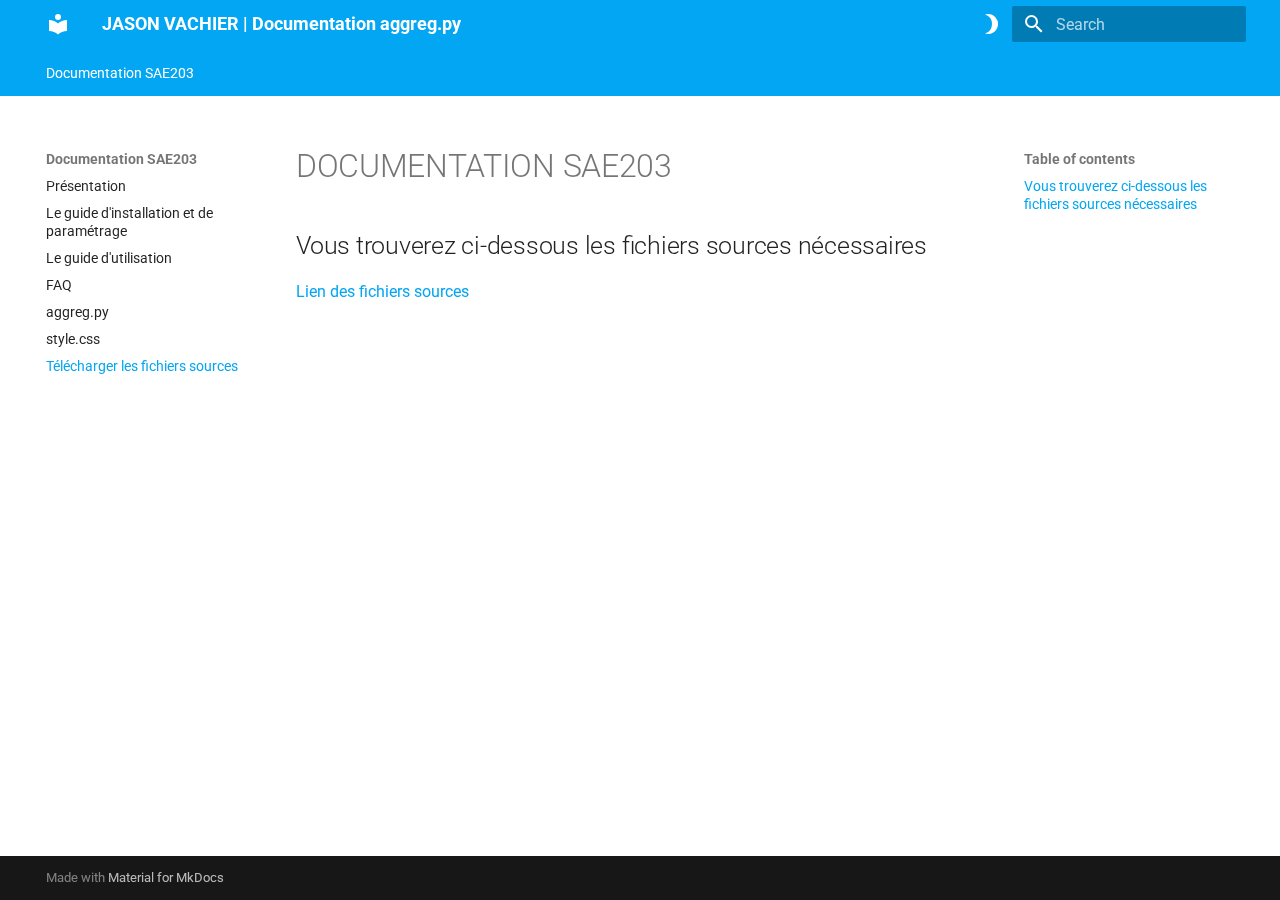
<file: dl/index.html>
<!doctype html>
<html lang="en" class="no-js">
  <head>
    
      <meta charset="utf-8">
      <meta name="viewport" content="width=device-width,initial-scale=1">
      
      
      
      
        <link rel="prev" href="../StyleCss/">
      
      
      
      <link rel="icon" href="../assets/images/favicon.png">
      <meta name="generator" content="mkdocs-1.6.0, mkdocs-material-9.5.27">
    
    
      
        <title>Télécharger les fichiers sources - JASON VACHIER | Documentation aggreg.py</title>
      
    
    
      <link rel="stylesheet" href="../assets/stylesheets/main.6543a935.min.css">
      
        
        <link rel="stylesheet" href="../assets/stylesheets/palette.06af60db.min.css">
      
      


    
    
      
    
    
      
        
        
        <link rel="preconnect" href="https://fonts.gstatic.com" crossorigin>
        <link rel="stylesheet" href="https://fonts.googleapis.com/css?family=Roboto:300,300i,400,400i,700,700i%7CRoboto+Mono:400,400i,700,700i&display=fallback">
        <style>:root{--md-text-font:"Roboto";--md-code-font:"Roboto Mono"}</style>
      
    
    
      <link rel="stylesheet" href="../css/night-owl.css">
    
    <script>__md_scope=new URL("..",location),__md_hash=e=>[...e].reduce((e,_)=>(e<<5)-e+_.charCodeAt(0),0),__md_get=(e,_=localStorage,t=__md_scope)=>JSON.parse(_.getItem(t.pathname+"."+e)),__md_set=(e,_,t=localStorage,a=__md_scope)=>{try{t.setItem(a.pathname+"."+e,JSON.stringify(_))}catch(e){}}</script>
    
      

    
    
    
  </head>
  
  
    
    
      
    
    
    
    
    <body dir="ltr" data-md-color-scheme="default" data-md-color-primary="light-blue" data-md-color-accent="blue">
  
    
    <input class="md-toggle" data-md-toggle="drawer" type="checkbox" id="__drawer" autocomplete="off">
    <input class="md-toggle" data-md-toggle="search" type="checkbox" id="__search" autocomplete="off">
    <label class="md-overlay" for="__drawer"></label>
    <div data-md-component="skip">
      
        
        <a href="#documentation-sae203" class="md-skip">
          Skip to content
        </a>
      
    </div>
    <div data-md-component="announce">
      
    </div>
    
    
      

<header class="md-header" data-md-component="header">
  <nav class="md-header__inner md-grid" aria-label="Header">
    <a href=".." title="JASON VACHIER | Documentation aggreg.py" class="md-header__button md-logo" aria-label="JASON VACHIER | Documentation aggreg.py" data-md-component="logo">
      
  
  <svg xmlns="http://www.w3.org/2000/svg" viewBox="0 0 24 24"><path d="M12 8a3 3 0 0 0 3-3 3 3 0 0 0-3-3 3 3 0 0 0-3 3 3 3 0 0 0 3 3m0 3.54C9.64 9.35 6.5 8 3 8v11c3.5 0 6.64 1.35 9 3.54 2.36-2.19 5.5-3.54 9-3.54V8c-3.5 0-6.64 1.35-9 3.54Z"/></svg>

    </a>
    <label class="md-header__button md-icon" for="__drawer">
      
      <svg xmlns="http://www.w3.org/2000/svg" viewBox="0 0 24 24"><path d="M3 6h18v2H3V6m0 5h18v2H3v-2m0 5h18v2H3v-2Z"/></svg>
    </label>
    <div class="md-header__title" data-md-component="header-title">
      <div class="md-header__ellipsis">
        <div class="md-header__topic">
          <span class="md-ellipsis">
            JASON VACHIER | Documentation aggreg.py
          </span>
        </div>
        <div class="md-header__topic" data-md-component="header-topic">
          <span class="md-ellipsis">
            
              Télécharger les fichiers sources
            
          </span>
        </div>
      </div>
    </div>
    
      
        <form class="md-header__option" data-md-component="palette">
  
    
    
    
    <input class="md-option" data-md-color-media="" data-md-color-scheme="default" data-md-color-primary="light-blue" data-md-color-accent="blue"  aria-label="Switch to dark mode"  type="radio" name="__palette" id="__palette_0">
    
      <label class="md-header__button md-icon" title="Switch to dark mode" for="__palette_1" hidden>
        <svg xmlns="http://www.w3.org/2000/svg" viewBox="0 0 24 24"><path d="M12 2a9.91 9.91 0 0 0-3 .46 10 10 0 0 1 0 19.08A10 10 0 1 0 12 2Z"/></svg>
      </label>
    
  
    
    
    
    <input class="md-option" data-md-color-media="" data-md-color-scheme="slate" data-md-color-primary="light-blue" data-md-color-accent="lime"  aria-label="Switch to light mode"  type="radio" name="__palette" id="__palette_1">
    
      <label class="md-header__button md-icon" title="Switch to light mode" for="__palette_0" hidden>
        <svg xmlns="http://www.w3.org/2000/svg" viewBox="0 0 24 24"><path d="m3.55 19.09 1.41 1.41 1.8-1.79-1.42-1.42M12 6c-3.31 0-6 2.69-6 6s2.69 6 6 6 6-2.69 6-6c0-3.32-2.69-6-6-6m8 7h3v-2h-3m-2.76 7.71 1.8 1.79 1.41-1.41-1.79-1.8M20.45 5l-1.41-1.4-1.8 1.79 1.42 1.42M13 1h-2v3h2M6.76 5.39 4.96 3.6 3.55 5l1.79 1.81 1.42-1.42M1 13h3v-2H1m12 9h-2v3h2"/></svg>
      </label>
    
  
</form>
      
    
    
      <script>var media,input,key,value,palette=__md_get("__palette");if(palette&&palette.color){"(prefers-color-scheme)"===palette.color.media&&(media=matchMedia("(prefers-color-scheme: light)"),input=document.querySelector(media.matches?"[data-md-color-media='(prefers-color-scheme: light)']":"[data-md-color-media='(prefers-color-scheme: dark)']"),palette.color.media=input.getAttribute("data-md-color-media"),palette.color.scheme=input.getAttribute("data-md-color-scheme"),palette.color.primary=input.getAttribute("data-md-color-primary"),palette.color.accent=input.getAttribute("data-md-color-accent"));for([key,value]of Object.entries(palette.color))document.body.setAttribute("data-md-color-"+key,value)}</script>
    
    
    
      <label class="md-header__button md-icon" for="__search">
        
        <svg xmlns="http://www.w3.org/2000/svg" viewBox="0 0 24 24"><path d="M9.5 3A6.5 6.5 0 0 1 16 9.5c0 1.61-.59 3.09-1.56 4.23l.27.27h.79l5 5-1.5 1.5-5-5v-.79l-.27-.27A6.516 6.516 0 0 1 9.5 16 6.5 6.5 0 0 1 3 9.5 6.5 6.5 0 0 1 9.5 3m0 2C7 5 5 7 5 9.5S7 14 9.5 14 14 12 14 9.5 12 5 9.5 5Z"/></svg>
      </label>
      <div class="md-search" data-md-component="search" role="dialog">
  <label class="md-search__overlay" for="__search"></label>
  <div class="md-search__inner" role="search">
    <form class="md-search__form" name="search">
      <input type="text" class="md-search__input" name="query" aria-label="Search" placeholder="Search" autocapitalize="off" autocorrect="off" autocomplete="off" spellcheck="false" data-md-component="search-query" required>
      <label class="md-search__icon md-icon" for="__search">
        
        <svg xmlns="http://www.w3.org/2000/svg" viewBox="0 0 24 24"><path d="M9.5 3A6.5 6.5 0 0 1 16 9.5c0 1.61-.59 3.09-1.56 4.23l.27.27h.79l5 5-1.5 1.5-5-5v-.79l-.27-.27A6.516 6.516 0 0 1 9.5 16 6.5 6.5 0 0 1 3 9.5 6.5 6.5 0 0 1 9.5 3m0 2C7 5 5 7 5 9.5S7 14 9.5 14 14 12 14 9.5 12 5 9.5 5Z"/></svg>
        
        <svg xmlns="http://www.w3.org/2000/svg" viewBox="0 0 24 24"><path d="M20 11v2H8l5.5 5.5-1.42 1.42L4.16 12l7.92-7.92L13.5 5.5 8 11h12Z"/></svg>
      </label>
      <nav class="md-search__options" aria-label="Search">
        
        <button type="reset" class="md-search__icon md-icon" title="Clear" aria-label="Clear" tabindex="-1">
          
          <svg xmlns="http://www.w3.org/2000/svg" viewBox="0 0 24 24"><path d="M19 6.41 17.59 5 12 10.59 6.41 5 5 6.41 10.59 12 5 17.59 6.41 19 12 13.41 17.59 19 19 17.59 13.41 12 19 6.41Z"/></svg>
        </button>
      </nav>
      
        <div class="md-search__suggest" data-md-component="search-suggest"></div>
      
    </form>
    <div class="md-search__output">
      <div class="md-search__scrollwrap" tabindex="0" data-md-scrollfix>
        <div class="md-search-result" data-md-component="search-result">
          <div class="md-search-result__meta">
            Initializing search
          </div>
          <ol class="md-search-result__list" role="presentation"></ol>
        </div>
      </div>
    </div>
  </div>
</div>
    
    
  </nav>
  
</header>
    
    <div class="md-container" data-md-component="container">
      
      
        
          
            
<nav class="md-tabs" aria-label="Tabs" data-md-component="tabs">
  <div class="md-grid">
    <ul class="md-tabs__list">
      
        
  
  
    
  
  
    
    
      <li class="md-tabs__item md-tabs__item--active">
        <a href=".." class="md-tabs__link">
          
  
  Documentation SAE203

        </a>
      </li>
    
  

      
    </ul>
  </div>
</nav>
          
        
      
      <main class="md-main" data-md-component="main">
        <div class="md-main__inner md-grid">
          
            
              
              <div class="md-sidebar md-sidebar--primary" data-md-component="sidebar" data-md-type="navigation" >
                <div class="md-sidebar__scrollwrap">
                  <div class="md-sidebar__inner">
                    


  


<nav class="md-nav md-nav--primary md-nav--lifted" aria-label="Navigation" data-md-level="0">
  <label class="md-nav__title" for="__drawer">
    <a href=".." title="JASON VACHIER | Documentation aggreg.py" class="md-nav__button md-logo" aria-label="JASON VACHIER | Documentation aggreg.py" data-md-component="logo">
      
  
  <svg xmlns="http://www.w3.org/2000/svg" viewBox="0 0 24 24"><path d="M12 8a3 3 0 0 0 3-3 3 3 0 0 0-3-3 3 3 0 0 0-3 3 3 3 0 0 0 3 3m0 3.54C9.64 9.35 6.5 8 3 8v11c3.5 0 6.64 1.35 9 3.54 2.36-2.19 5.5-3.54 9-3.54V8c-3.5 0-6.64 1.35-9 3.54Z"/></svg>

    </a>
    JASON VACHIER | Documentation aggreg.py
  </label>
  
  <ul class="md-nav__list" data-md-scrollfix>
    
      
      
  
  
    
  
  
  
    
    
    
      
        
        
      
      
        
      
    
    
    <li class="md-nav__item md-nav__item--active md-nav__item--section md-nav__item--nested">
      
        
        
        <input class="md-nav__toggle md-toggle " type="checkbox" id="__nav_1" checked>
        
          
          <label class="md-nav__link" for="__nav_1" id="__nav_1_label" tabindex="">
            
  
  <span class="md-ellipsis">
    Documentation SAE203
  </span>
  

            <span class="md-nav__icon md-icon"></span>
          </label>
        
        <nav class="md-nav" data-md-level="1" aria-labelledby="__nav_1_label" aria-expanded="true">
          <label class="md-nav__title" for="__nav_1">
            <span class="md-nav__icon md-icon"></span>
            Documentation SAE203
          </label>
          <ul class="md-nav__list" data-md-scrollfix>
            
              
                
  
  
  
  
    <li class="md-nav__item">
      <a href=".." class="md-nav__link">
        
  
  <span class="md-ellipsis">
    Présentation
  </span>
  

      </a>
    </li>
  

              
            
              
                
  
  
  
  
    <li class="md-nav__item">
      <a href="../Etape1/" class="md-nav__link">
        
  
  <span class="md-ellipsis">
    Le guide d'installation et de paramétrage
  </span>
  

      </a>
    </li>
  

              
            
              
                
  
  
  
  
    <li class="md-nav__item">
      <a href="../Etape2/" class="md-nav__link">
        
  
  <span class="md-ellipsis">
    Le guide d'utilisation
  </span>
  

      </a>
    </li>
  

              
            
              
                
  
  
  
  
    <li class="md-nav__item">
      <a href="../faq/" class="md-nav__link">
        
  
  <span class="md-ellipsis">
    FAQ
  </span>
  

      </a>
    </li>
  

              
            
              
                
  
  
  
  
    <li class="md-nav__item">
      <a href="../AggregPy/" class="md-nav__link">
        
  
  <span class="md-ellipsis">
    aggreg.py
  </span>
  

      </a>
    </li>
  

              
            
              
                
  
  
  
  
    <li class="md-nav__item">
      <a href="../StyleCss/" class="md-nav__link">
        
  
  <span class="md-ellipsis">
    style.css
  </span>
  

      </a>
    </li>
  

              
            
              
                
  
  
    
  
  
  
    <li class="md-nav__item md-nav__item--active">
      
      <input class="md-nav__toggle md-toggle" type="checkbox" id="__toc">
      
      
        
      
      
        <label class="md-nav__link md-nav__link--active" for="__toc">
          
  
  <span class="md-ellipsis">
    Télécharger les fichiers sources
  </span>
  

          <span class="md-nav__icon md-icon"></span>
        </label>
      
      <a href="./" class="md-nav__link md-nav__link--active">
        
  
  <span class="md-ellipsis">
    Télécharger les fichiers sources
  </span>
  

      </a>
      
        

<nav class="md-nav md-nav--secondary" aria-label="Table of contents">
  
  
  
    
  
  
    <label class="md-nav__title" for="__toc">
      <span class="md-nav__icon md-icon"></span>
      Table of contents
    </label>
    <ul class="md-nav__list" data-md-component="toc" data-md-scrollfix>
      
        <li class="md-nav__item">
  <a href="#vous-trouverez-ci-dessous-les-fichiers-sources-necessaires" class="md-nav__link">
    <span class="md-ellipsis">
      Vous trouverez ci-dessous les fichiers sources nécessaires
    </span>
  </a>
  
</li>
      
    </ul>
  
</nav>
      
    </li>
  

              
            
          </ul>
        </nav>
      
    </li>
  

    
  </ul>
</nav>
                  </div>
                </div>
              </div>
            
            
              
              <div class="md-sidebar md-sidebar--secondary" data-md-component="sidebar" data-md-type="toc" >
                <div class="md-sidebar__scrollwrap">
                  <div class="md-sidebar__inner">
                    

<nav class="md-nav md-nav--secondary" aria-label="Table of contents">
  
  
  
    
  
  
    <label class="md-nav__title" for="__toc">
      <span class="md-nav__icon md-icon"></span>
      Table of contents
    </label>
    <ul class="md-nav__list" data-md-component="toc" data-md-scrollfix>
      
        <li class="md-nav__item">
  <a href="#vous-trouverez-ci-dessous-les-fichiers-sources-necessaires" class="md-nav__link">
    <span class="md-ellipsis">
      Vous trouverez ci-dessous les fichiers sources nécessaires
    </span>
  </a>
  
</li>
      
    </ul>
  
</nav>
                  </div>
                </div>
              </div>
            
          
          
            <div class="md-content" data-md-component="content">
              <article class="md-content__inner md-typeset">
                
                  


<h1 id="documentation-sae203">DOCUMENTATION SAE203</h1>
<h2 id="vous-trouverez-ci-dessous-les-fichiers-sources-necessaires">Vous trouverez ci-dessous les fichiers sources nécessaires</h2>
<p><a href="https://github.com/JasonVachier/SAE203/tree/main/src">Lien des fichiers sources</a></p>












                
              </article>
            </div>
          
          
  <script>var tabs=__md_get("__tabs");if(Array.isArray(tabs))e:for(var set of document.querySelectorAll(".tabbed-set")){var tab,labels=set.querySelector(".tabbed-labels");for(tab of tabs)for(var label of labels.getElementsByTagName("label"))if(label.innerText.trim()===tab){var input=document.getElementById(label.htmlFor);input.checked=!0;continue e}}</script>

<script>var target=document.getElementById(location.hash.slice(1));target&&target.name&&(target.checked=target.name.startsWith("__tabbed_"))</script>
        </div>
        
      </main>
      
        <footer class="md-footer">
  
  <div class="md-footer-meta md-typeset">
    <div class="md-footer-meta__inner md-grid">
      <div class="md-copyright">
  
  
    Made with
    <a href="https://squidfunk.github.io/mkdocs-material/" target="_blank" rel="noopener">
      Material for MkDocs
    </a>
  
</div>
      
    </div>
  </div>
</footer>
      
    </div>
    <div class="md-dialog" data-md-component="dialog">
      <div class="md-dialog__inner md-typeset"></div>
    </div>
    
    
    <script id="__config" type="application/json">{"base": "..", "features": ["navigation.tabs", "navigation.sections", "search.suggest", "search.highlight", "content.tabs.link", "content.code.annotation", "content.code.copy"], "search": "../assets/javascripts/workers/search.b8dbb3d2.min.js", "translations": {"clipboard.copied": "Copied to clipboard", "clipboard.copy": "Copy to clipboard", "search.result.more.one": "1 more on this page", "search.result.more.other": "# more on this page", "search.result.none": "No matching documents", "search.result.one": "1 matching document", "search.result.other": "# matching documents", "search.result.placeholder": "Type to start searching", "search.result.term.missing": "Missing", "select.version": "Select version"}}</script>
    
    
      <script src="../assets/javascripts/bundle.ad660dcc.min.js"></script>
      
        <script src="../js/highlight.js"></script>
      
        <script src="../js/highlight-init.js"></script>
      
    
  </body>
</html>
</file>
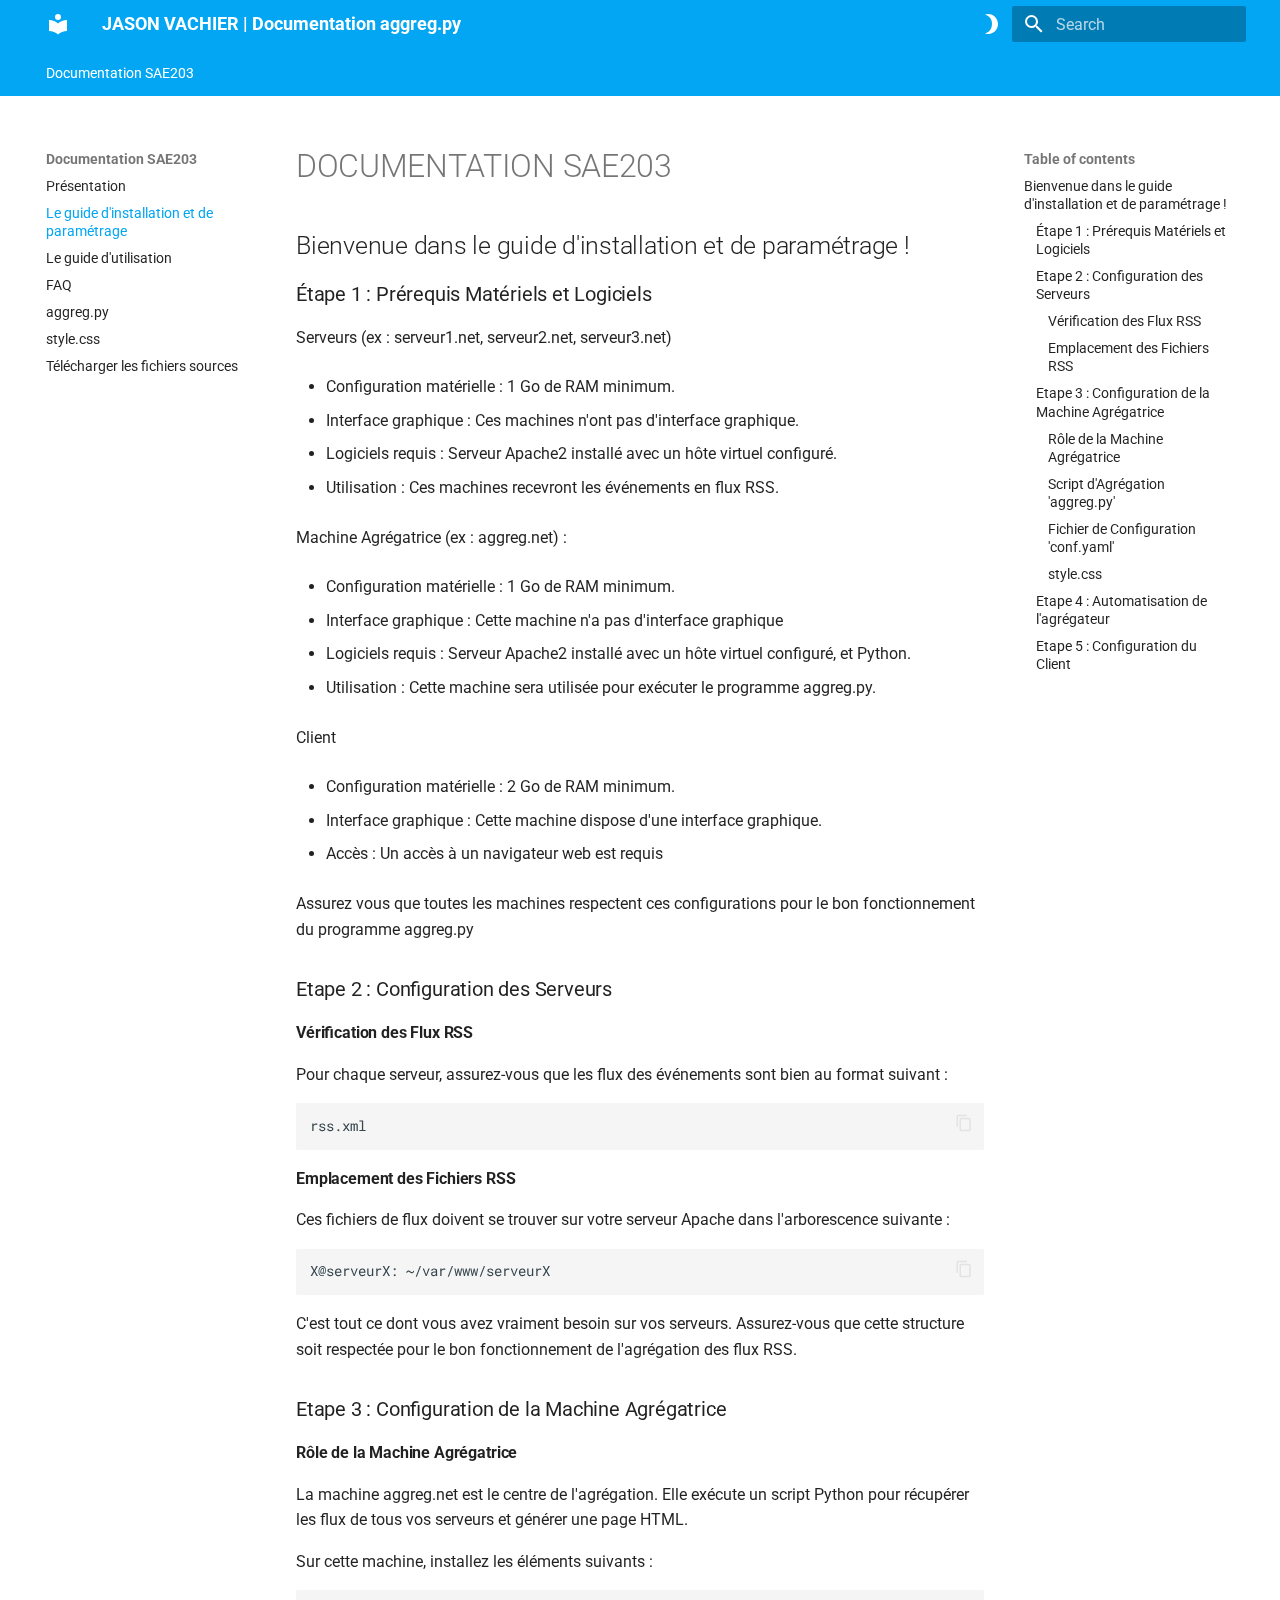
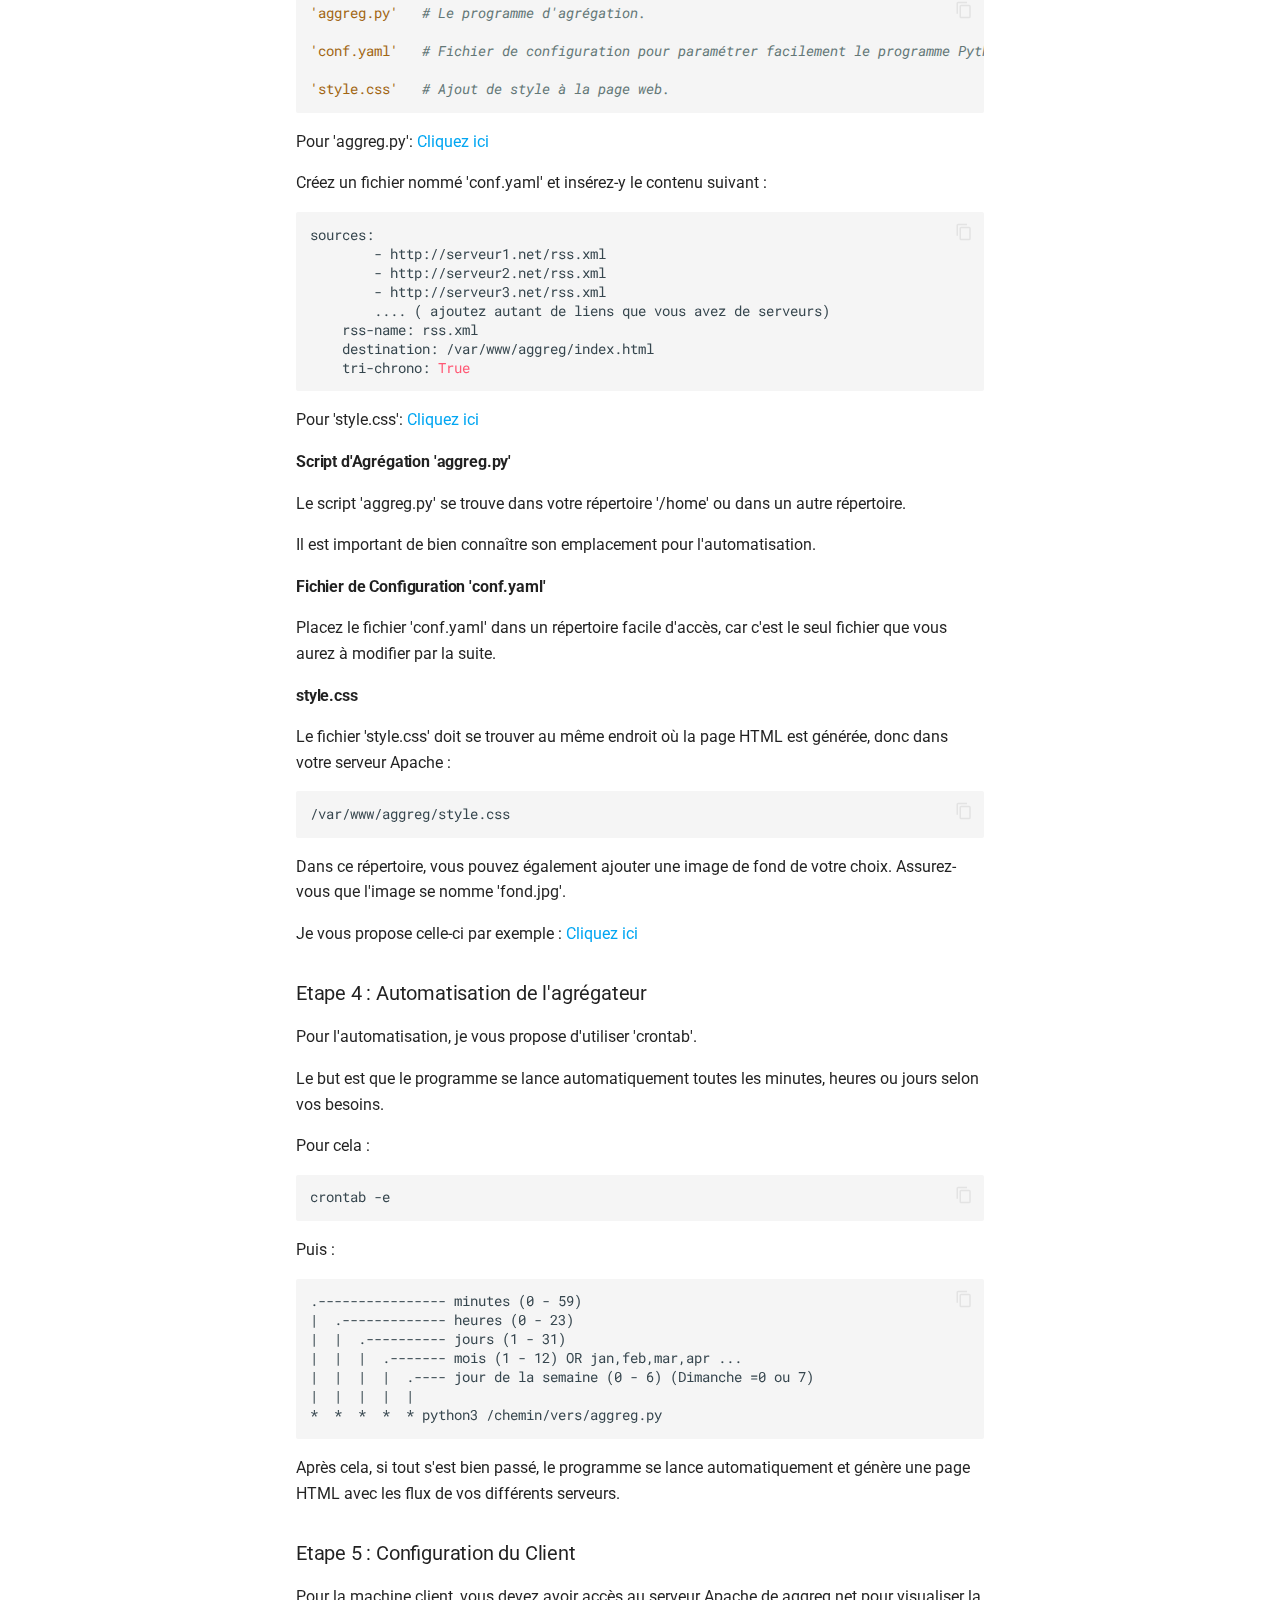
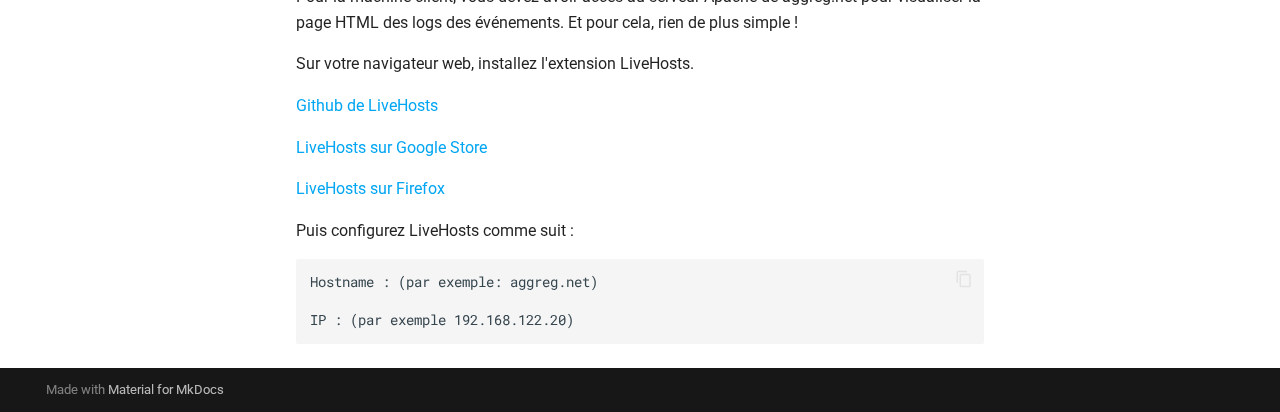
<file: Etape1/index.html>
<!doctype html>
<html lang="en" class="no-js">
  <head>
    
      <meta charset="utf-8">
      <meta name="viewport" content="width=device-width,initial-scale=1">
      
      
      
      
        <link rel="prev" href="..">
      
      
        <link rel="next" href="../Etape2/">
      
      
      <link rel="icon" href="../assets/images/favicon.png">
      <meta name="generator" content="mkdocs-1.6.0, mkdocs-material-9.5.27">
    
    
      
        <title>Le guide d'installation et de paramétrage - JASON VACHIER | Documentation aggreg.py</title>
      
    
    
      <link rel="stylesheet" href="../assets/stylesheets/main.6543a935.min.css">
      
        
        <link rel="stylesheet" href="../assets/stylesheets/palette.06af60db.min.css">
      
      


    
    
      
    
    
      
        
        
        <link rel="preconnect" href="https://fonts.gstatic.com" crossorigin>
        <link rel="stylesheet" href="https://fonts.googleapis.com/css?family=Roboto:300,300i,400,400i,700,700i%7CRoboto+Mono:400,400i,700,700i&display=fallback">
        <style>:root{--md-text-font:"Roboto";--md-code-font:"Roboto Mono"}</style>
      
    
    
      <link rel="stylesheet" href="../css/night-owl.css">
    
    <script>__md_scope=new URL("..",location),__md_hash=e=>[...e].reduce((e,_)=>(e<<5)-e+_.charCodeAt(0),0),__md_get=(e,_=localStorage,t=__md_scope)=>JSON.parse(_.getItem(t.pathname+"."+e)),__md_set=(e,_,t=localStorage,a=__md_scope)=>{try{t.setItem(a.pathname+"."+e,JSON.stringify(_))}catch(e){}}</script>
    
      

    
    
    
  </head>
  
  
    
    
      
    
    
    
    
    <body dir="ltr" data-md-color-scheme="default" data-md-color-primary="light-blue" data-md-color-accent="blue">
  
    
    <input class="md-toggle" data-md-toggle="drawer" type="checkbox" id="__drawer" autocomplete="off">
    <input class="md-toggle" data-md-toggle="search" type="checkbox" id="__search" autocomplete="off">
    <label class="md-overlay" for="__drawer"></label>
    <div data-md-component="skip">
      
        
        <a href="#documentation-sae203" class="md-skip">
          Skip to content
        </a>
      
    </div>
    <div data-md-component="announce">
      
    </div>
    
    
      

<header class="md-header" data-md-component="header">
  <nav class="md-header__inner md-grid" aria-label="Header">
    <a href=".." title="JASON VACHIER | Documentation aggreg.py" class="md-header__button md-logo" aria-label="JASON VACHIER | Documentation aggreg.py" data-md-component="logo">
      
  
  <svg xmlns="http://www.w3.org/2000/svg" viewBox="0 0 24 24"><path d="M12 8a3 3 0 0 0 3-3 3 3 0 0 0-3-3 3 3 0 0 0-3 3 3 3 0 0 0 3 3m0 3.54C9.64 9.35 6.5 8 3 8v11c3.5 0 6.64 1.35 9 3.54 2.36-2.19 5.5-3.54 9-3.54V8c-3.5 0-6.64 1.35-9 3.54Z"/></svg>

    </a>
    <label class="md-header__button md-icon" for="__drawer">
      
      <svg xmlns="http://www.w3.org/2000/svg" viewBox="0 0 24 24"><path d="M3 6h18v2H3V6m0 5h18v2H3v-2m0 5h18v2H3v-2Z"/></svg>
    </label>
    <div class="md-header__title" data-md-component="header-title">
      <div class="md-header__ellipsis">
        <div class="md-header__topic">
          <span class="md-ellipsis">
            JASON VACHIER | Documentation aggreg.py
          </span>
        </div>
        <div class="md-header__topic" data-md-component="header-topic">
          <span class="md-ellipsis">
            
              Le guide d'installation et de paramétrage
            
          </span>
        </div>
      </div>
    </div>
    
      
        <form class="md-header__option" data-md-component="palette">
  
    
    
    
    <input class="md-option" data-md-color-media="" data-md-color-scheme="default" data-md-color-primary="light-blue" data-md-color-accent="blue"  aria-label="Switch to dark mode"  type="radio" name="__palette" id="__palette_0">
    
      <label class="md-header__button md-icon" title="Switch to dark mode" for="__palette_1" hidden>
        <svg xmlns="http://www.w3.org/2000/svg" viewBox="0 0 24 24"><path d="M12 2a9.91 9.91 0 0 0-3 .46 10 10 0 0 1 0 19.08A10 10 0 1 0 12 2Z"/></svg>
      </label>
    
  
    
    
    
    <input class="md-option" data-md-color-media="" data-md-color-scheme="slate" data-md-color-primary="light-blue" data-md-color-accent="lime"  aria-label="Switch to light mode"  type="radio" name="__palette" id="__palette_1">
    
      <label class="md-header__button md-icon" title="Switch to light mode" for="__palette_0" hidden>
        <svg xmlns="http://www.w3.org/2000/svg" viewBox="0 0 24 24"><path d="m3.55 19.09 1.41 1.41 1.8-1.79-1.42-1.42M12 6c-3.31 0-6 2.69-6 6s2.69 6 6 6 6-2.69 6-6c0-3.32-2.69-6-6-6m8 7h3v-2h-3m-2.76 7.71 1.8 1.79 1.41-1.41-1.79-1.8M20.45 5l-1.41-1.4-1.8 1.79 1.42 1.42M13 1h-2v3h2M6.76 5.39 4.96 3.6 3.55 5l1.79 1.81 1.42-1.42M1 13h3v-2H1m12 9h-2v3h2"/></svg>
      </label>
    
  
</form>
      
    
    
      <script>var media,input,key,value,palette=__md_get("__palette");if(palette&&palette.color){"(prefers-color-scheme)"===palette.color.media&&(media=matchMedia("(prefers-color-scheme: light)"),input=document.querySelector(media.matches?"[data-md-color-media='(prefers-color-scheme: light)']":"[data-md-color-media='(prefers-color-scheme: dark)']"),palette.color.media=input.getAttribute("data-md-color-media"),palette.color.scheme=input.getAttribute("data-md-color-scheme"),palette.color.primary=input.getAttribute("data-md-color-primary"),palette.color.accent=input.getAttribute("data-md-color-accent"));for([key,value]of Object.entries(palette.color))document.body.setAttribute("data-md-color-"+key,value)}</script>
    
    
    
      <label class="md-header__button md-icon" for="__search">
        
        <svg xmlns="http://www.w3.org/2000/svg" viewBox="0 0 24 24"><path d="M9.5 3A6.5 6.5 0 0 1 16 9.5c0 1.61-.59 3.09-1.56 4.23l.27.27h.79l5 5-1.5 1.5-5-5v-.79l-.27-.27A6.516 6.516 0 0 1 9.5 16 6.5 6.5 0 0 1 3 9.5 6.5 6.5 0 0 1 9.5 3m0 2C7 5 5 7 5 9.5S7 14 9.5 14 14 12 14 9.5 12 5 9.5 5Z"/></svg>
      </label>
      <div class="md-search" data-md-component="search" role="dialog">
  <label class="md-search__overlay" for="__search"></label>
  <div class="md-search__inner" role="search">
    <form class="md-search__form" name="search">
      <input type="text" class="md-search__input" name="query" aria-label="Search" placeholder="Search" autocapitalize="off" autocorrect="off" autocomplete="off" spellcheck="false" data-md-component="search-query" required>
      <label class="md-search__icon md-icon" for="__search">
        
        <svg xmlns="http://www.w3.org/2000/svg" viewBox="0 0 24 24"><path d="M9.5 3A6.5 6.5 0 0 1 16 9.5c0 1.61-.59 3.09-1.56 4.23l.27.27h.79l5 5-1.5 1.5-5-5v-.79l-.27-.27A6.516 6.516 0 0 1 9.5 16 6.5 6.5 0 0 1 3 9.5 6.5 6.5 0 0 1 9.5 3m0 2C7 5 5 7 5 9.5S7 14 9.5 14 14 12 14 9.5 12 5 9.5 5Z"/></svg>
        
        <svg xmlns="http://www.w3.org/2000/svg" viewBox="0 0 24 24"><path d="M20 11v2H8l5.5 5.5-1.42 1.42L4.16 12l7.92-7.92L13.5 5.5 8 11h12Z"/></svg>
      </label>
      <nav class="md-search__options" aria-label="Search">
        
        <button type="reset" class="md-search__icon md-icon" title="Clear" aria-label="Clear" tabindex="-1">
          
          <svg xmlns="http://www.w3.org/2000/svg" viewBox="0 0 24 24"><path d="M19 6.41 17.59 5 12 10.59 6.41 5 5 6.41 10.59 12 5 17.59 6.41 19 12 13.41 17.59 19 19 17.59 13.41 12 19 6.41Z"/></svg>
        </button>
      </nav>
      
        <div class="md-search__suggest" data-md-component="search-suggest"></div>
      
    </form>
    <div class="md-search__output">
      <div class="md-search__scrollwrap" tabindex="0" data-md-scrollfix>
        <div class="md-search-result" data-md-component="search-result">
          <div class="md-search-result__meta">
            Initializing search
          </div>
          <ol class="md-search-result__list" role="presentation"></ol>
        </div>
      </div>
    </div>
  </div>
</div>
    
    
  </nav>
  
</header>
    
    <div class="md-container" data-md-component="container">
      
      
        
          
            
<nav class="md-tabs" aria-label="Tabs" data-md-component="tabs">
  <div class="md-grid">
    <ul class="md-tabs__list">
      
        
  
  
    
  
  
    
    
      <li class="md-tabs__item md-tabs__item--active">
        <a href=".." class="md-tabs__link">
          
  
  Documentation SAE203

        </a>
      </li>
    
  

      
    </ul>
  </div>
</nav>
          
        
      
      <main class="md-main" data-md-component="main">
        <div class="md-main__inner md-grid">
          
            
              
              <div class="md-sidebar md-sidebar--primary" data-md-component="sidebar" data-md-type="navigation" >
                <div class="md-sidebar__scrollwrap">
                  <div class="md-sidebar__inner">
                    


  


<nav class="md-nav md-nav--primary md-nav--lifted" aria-label="Navigation" data-md-level="0">
  <label class="md-nav__title" for="__drawer">
    <a href=".." title="JASON VACHIER | Documentation aggreg.py" class="md-nav__button md-logo" aria-label="JASON VACHIER | Documentation aggreg.py" data-md-component="logo">
      
  
  <svg xmlns="http://www.w3.org/2000/svg" viewBox="0 0 24 24"><path d="M12 8a3 3 0 0 0 3-3 3 3 0 0 0-3-3 3 3 0 0 0-3 3 3 3 0 0 0 3 3m0 3.54C9.64 9.35 6.5 8 3 8v11c3.5 0 6.64 1.35 9 3.54 2.36-2.19 5.5-3.54 9-3.54V8c-3.5 0-6.64 1.35-9 3.54Z"/></svg>

    </a>
    JASON VACHIER | Documentation aggreg.py
  </label>
  
  <ul class="md-nav__list" data-md-scrollfix>
    
      
      
  
  
    
  
  
  
    
    
    
      
        
        
      
      
        
      
    
    
    <li class="md-nav__item md-nav__item--active md-nav__item--section md-nav__item--nested">
      
        
        
        <input class="md-nav__toggle md-toggle " type="checkbox" id="__nav_1" checked>
        
          
          <label class="md-nav__link" for="__nav_1" id="__nav_1_label" tabindex="">
            
  
  <span class="md-ellipsis">
    Documentation SAE203
  </span>
  

            <span class="md-nav__icon md-icon"></span>
          </label>
        
        <nav class="md-nav" data-md-level="1" aria-labelledby="__nav_1_label" aria-expanded="true">
          <label class="md-nav__title" for="__nav_1">
            <span class="md-nav__icon md-icon"></span>
            Documentation SAE203
          </label>
          <ul class="md-nav__list" data-md-scrollfix>
            
              
                
  
  
  
  
    <li class="md-nav__item">
      <a href=".." class="md-nav__link">
        
  
  <span class="md-ellipsis">
    Présentation
  </span>
  

      </a>
    </li>
  

              
            
              
                
  
  
    
  
  
  
    <li class="md-nav__item md-nav__item--active">
      
      <input class="md-nav__toggle md-toggle" type="checkbox" id="__toc">
      
      
        
      
      
        <label class="md-nav__link md-nav__link--active" for="__toc">
          
  
  <span class="md-ellipsis">
    Le guide d'installation et de paramétrage
  </span>
  

          <span class="md-nav__icon md-icon"></span>
        </label>
      
      <a href="./" class="md-nav__link md-nav__link--active">
        
  
  <span class="md-ellipsis">
    Le guide d'installation et de paramétrage
  </span>
  

      </a>
      
        

<nav class="md-nav md-nav--secondary" aria-label="Table of contents">
  
  
  
    
  
  
    <label class="md-nav__title" for="__toc">
      <span class="md-nav__icon md-icon"></span>
      Table of contents
    </label>
    <ul class="md-nav__list" data-md-component="toc" data-md-scrollfix>
      
        <li class="md-nav__item">
  <a href="#bienvenue-dans-le-guide-dinstallation-et-de-parametrage" class="md-nav__link">
    <span class="md-ellipsis">
      Bienvenue dans le guide d'installation et de paramétrage !
    </span>
  </a>
  
    <nav class="md-nav" aria-label="Bienvenue dans le guide d'installation et de paramétrage !">
      <ul class="md-nav__list">
        
          <li class="md-nav__item">
  <a href="#etape-1-prerequis-materiels-et-logiciels" class="md-nav__link">
    <span class="md-ellipsis">
      Étape 1 : Prérequis Matériels et Logiciels
    </span>
  </a>
  
</li>
        
          <li class="md-nav__item">
  <a href="#etape-2-configuration-des-serveurs" class="md-nav__link">
    <span class="md-ellipsis">
      Etape 2 : Configuration des Serveurs
    </span>
  </a>
  
    <nav class="md-nav" aria-label="Etape 2 : Configuration des Serveurs">
      <ul class="md-nav__list">
        
          <li class="md-nav__item">
  <a href="#verification-des-flux-rss" class="md-nav__link">
    <span class="md-ellipsis">
      Vérification des Flux RSS
    </span>
  </a>
  
</li>
        
          <li class="md-nav__item">
  <a href="#emplacement-des-fichiers-rss" class="md-nav__link">
    <span class="md-ellipsis">
      Emplacement des Fichiers RSS
    </span>
  </a>
  
</li>
        
      </ul>
    </nav>
  
</li>
        
          <li class="md-nav__item">
  <a href="#etape-3-configuration-de-la-machine-agregatrice" class="md-nav__link">
    <span class="md-ellipsis">
      Etape 3 : Configuration de la Machine Agrégatrice
    </span>
  </a>
  
    <nav class="md-nav" aria-label="Etape 3 : Configuration de la Machine Agrégatrice">
      <ul class="md-nav__list">
        
          <li class="md-nav__item">
  <a href="#role-de-la-machine-agregatrice" class="md-nav__link">
    <span class="md-ellipsis">
      Rôle de la Machine Agrégatrice
    </span>
  </a>
  
</li>
        
          <li class="md-nav__item">
  <a href="#script-dagregation-aggregpy" class="md-nav__link">
    <span class="md-ellipsis">
      Script d'Agrégation 'aggreg.py'
    </span>
  </a>
  
</li>
        
          <li class="md-nav__item">
  <a href="#fichier-de-configuration-confyaml" class="md-nav__link">
    <span class="md-ellipsis">
      Fichier de Configuration 'conf.yaml'
    </span>
  </a>
  
</li>
        
          <li class="md-nav__item">
  <a href="#stylecss" class="md-nav__link">
    <span class="md-ellipsis">
      style.css
    </span>
  </a>
  
</li>
        
      </ul>
    </nav>
  
</li>
        
          <li class="md-nav__item">
  <a href="#etape-4-automatisation-de-lagregateur" class="md-nav__link">
    <span class="md-ellipsis">
      Etape 4 : Automatisation de l'agrégateur
    </span>
  </a>
  
</li>
        
          <li class="md-nav__item">
  <a href="#etape-5-configuration-du-client" class="md-nav__link">
    <span class="md-ellipsis">
      Etape 5 : Configuration du Client
    </span>
  </a>
  
</li>
        
      </ul>
    </nav>
  
</li>
      
    </ul>
  
</nav>
      
    </li>
  

              
            
              
                
  
  
  
  
    <li class="md-nav__item">
      <a href="../Etape2/" class="md-nav__link">
        
  
  <span class="md-ellipsis">
    Le guide d'utilisation
  </span>
  

      </a>
    </li>
  

              
            
              
                
  
  
  
  
    <li class="md-nav__item">
      <a href="../faq/" class="md-nav__link">
        
  
  <span class="md-ellipsis">
    FAQ
  </span>
  

      </a>
    </li>
  

              
            
              
                
  
  
  
  
    <li class="md-nav__item">
      <a href="../AggregPy/" class="md-nav__link">
        
  
  <span class="md-ellipsis">
    aggreg.py
  </span>
  

      </a>
    </li>
  

              
            
              
                
  
  
  
  
    <li class="md-nav__item">
      <a href="../StyleCss/" class="md-nav__link">
        
  
  <span class="md-ellipsis">
    style.css
  </span>
  

      </a>
    </li>
  

              
            
              
                
  
  
  
  
    <li class="md-nav__item">
      <a href="../dl/" class="md-nav__link">
        
  
  <span class="md-ellipsis">
    Télécharger les fichiers sources
  </span>
  

      </a>
    </li>
  

              
            
          </ul>
        </nav>
      
    </li>
  

    
  </ul>
</nav>
                  </div>
                </div>
              </div>
            
            
              
              <div class="md-sidebar md-sidebar--secondary" data-md-component="sidebar" data-md-type="toc" >
                <div class="md-sidebar__scrollwrap">
                  <div class="md-sidebar__inner">
                    

<nav class="md-nav md-nav--secondary" aria-label="Table of contents">
  
  
  
    
  
  
    <label class="md-nav__title" for="__toc">
      <span class="md-nav__icon md-icon"></span>
      Table of contents
    </label>
    <ul class="md-nav__list" data-md-component="toc" data-md-scrollfix>
      
        <li class="md-nav__item">
  <a href="#bienvenue-dans-le-guide-dinstallation-et-de-parametrage" class="md-nav__link">
    <span class="md-ellipsis">
      Bienvenue dans le guide d'installation et de paramétrage !
    </span>
  </a>
  
    <nav class="md-nav" aria-label="Bienvenue dans le guide d'installation et de paramétrage !">
      <ul class="md-nav__list">
        
          <li class="md-nav__item">
  <a href="#etape-1-prerequis-materiels-et-logiciels" class="md-nav__link">
    <span class="md-ellipsis">
      Étape 1 : Prérequis Matériels et Logiciels
    </span>
  </a>
  
</li>
        
          <li class="md-nav__item">
  <a href="#etape-2-configuration-des-serveurs" class="md-nav__link">
    <span class="md-ellipsis">
      Etape 2 : Configuration des Serveurs
    </span>
  </a>
  
    <nav class="md-nav" aria-label="Etape 2 : Configuration des Serveurs">
      <ul class="md-nav__list">
        
          <li class="md-nav__item">
  <a href="#verification-des-flux-rss" class="md-nav__link">
    <span class="md-ellipsis">
      Vérification des Flux RSS
    </span>
  </a>
  
</li>
        
          <li class="md-nav__item">
  <a href="#emplacement-des-fichiers-rss" class="md-nav__link">
    <span class="md-ellipsis">
      Emplacement des Fichiers RSS
    </span>
  </a>
  
</li>
        
      </ul>
    </nav>
  
</li>
        
          <li class="md-nav__item">
  <a href="#etape-3-configuration-de-la-machine-agregatrice" class="md-nav__link">
    <span class="md-ellipsis">
      Etape 3 : Configuration de la Machine Agrégatrice
    </span>
  </a>
  
    <nav class="md-nav" aria-label="Etape 3 : Configuration de la Machine Agrégatrice">
      <ul class="md-nav__list">
        
          <li class="md-nav__item">
  <a href="#role-de-la-machine-agregatrice" class="md-nav__link">
    <span class="md-ellipsis">
      Rôle de la Machine Agrégatrice
    </span>
  </a>
  
</li>
        
          <li class="md-nav__item">
  <a href="#script-dagregation-aggregpy" class="md-nav__link">
    <span class="md-ellipsis">
      Script d'Agrégation 'aggreg.py'
    </span>
  </a>
  
</li>
        
          <li class="md-nav__item">
  <a href="#fichier-de-configuration-confyaml" class="md-nav__link">
    <span class="md-ellipsis">
      Fichier de Configuration 'conf.yaml'
    </span>
  </a>
  
</li>
        
          <li class="md-nav__item">
  <a href="#stylecss" class="md-nav__link">
    <span class="md-ellipsis">
      style.css
    </span>
  </a>
  
</li>
        
      </ul>
    </nav>
  
</li>
        
          <li class="md-nav__item">
  <a href="#etape-4-automatisation-de-lagregateur" class="md-nav__link">
    <span class="md-ellipsis">
      Etape 4 : Automatisation de l'agrégateur
    </span>
  </a>
  
</li>
        
          <li class="md-nav__item">
  <a href="#etape-5-configuration-du-client" class="md-nav__link">
    <span class="md-ellipsis">
      Etape 5 : Configuration du Client
    </span>
  </a>
  
</li>
        
      </ul>
    </nav>
  
</li>
      
    </ul>
  
</nav>
                  </div>
                </div>
              </div>
            
          
          
            <div class="md-content" data-md-component="content">
              <article class="md-content__inner md-typeset">
                
                  


<h1 id="documentation-sae203">DOCUMENTATION SAE203</h1>
<h2 id="bienvenue-dans-le-guide-dinstallation-et-de-parametrage">Bienvenue dans le guide d'installation et de paramétrage !</h2>
<h3 id="etape-1-prerequis-materiels-et-logiciels">Étape 1 : Prérequis Matériels et Logiciels</h3>
<p>Serveurs (ex : serveur1.net, serveur2.net, serveur3.net)</p>
<ul>
<li>
<p>Configuration matérielle : 1 Go de RAM minimum.</p>
</li>
<li>
<p>Interface graphique : Ces machines n'ont pas d'interface graphique.</p>
</li>
<li>
<p>Logiciels requis : Serveur Apache2 installé avec un hôte virtuel configuré.</p>
</li>
<li>
<p>Utilisation : Ces machines recevront les événements en flux RSS.</p>
</li>
</ul>
<p>Machine Agrégatrice (ex : aggreg.net) :</p>
<ul>
<li>
<p>Configuration matérielle : 1 Go de RAM minimum.</p>
</li>
<li>
<p>Interface graphique : Cette machine n'a pas d'interface graphique</p>
</li>
<li>
<p>Logiciels requis : Serveur Apache2 installé avec un hôte virtuel configuré, et Python.</p>
</li>
<li>
<p>Utilisation : Cette machine sera utilisée pour exécuter le programme aggreg.py.</p>
</li>
</ul>
<p>Client</p>
<ul>
<li>
<p>Configuration matérielle : 2 Go de RAM minimum.</p>
</li>
<li>
<p>Interface graphique : Cette machine dispose d'une interface graphique.</p>
</li>
<li>
<p>Accès : Un accès à un navigateur web est requis</p>
</li>
</ul>
<p>Assurez vous que toutes les machines respectent ces configurations pour le bon fonctionnement du programme aggreg.py</p>
<h3 id="etape-2-configuration-des-serveurs">Etape 2 : Configuration des Serveurs</h3>
<h4 id="verification-des-flux-rss">Vérification des Flux RSS</h4>
<p>Pour chaque serveur, assurez-vous que les flux des événements sont bien au format suivant :</p>
<pre><code>rss.xml
</code></pre>
<h4 id="emplacement-des-fichiers-rss">Emplacement des Fichiers RSS</h4>
<p>Ces fichiers de flux doivent se trouver sur votre serveur Apache dans l'arborescence suivante :</p>
<pre><code>X@serveurX: ~/var/www/serveurX
</code></pre>
<p>C'est tout ce dont vous avez vraiment besoin sur vos serveurs. Assurez-vous que cette structure soit respectée pour le bon fonctionnement de l'agrégation des flux RSS.</p>
<h3 id="etape-3-configuration-de-la-machine-agregatrice">Etape 3 : Configuration de la Machine Agrégatrice</h3>
<h4 id="role-de-la-machine-agregatrice">Rôle de la Machine Agrégatrice</h4>
<p>La machine aggreg.net est le centre de l'agrégation. Elle exécute un script Python pour récupérer les flux de tous vos serveurs et générer une page HTML.</p>
<p>Sur cette machine, installez les éléments suivants :</p>
<pre><code>'aggreg.py'   # Le programme d'agrégation.

'conf.yaml'   # Fichier de configuration pour paramétrer facilement le programme Python.

'style.css'   # Ajout de style à la page web.
</code></pre>
<p>Pour 'aggreg.py': <a href="../AggregPy/">Cliquez ici</a></p>
<p>Créez un fichier nommé 'conf.yaml' et insérez-y le contenu suivant :</p>
<pre><code>sources:                                    
        - http://serveur1.net/rss.xml
        - http://serveur2.net/rss.xml
        - http://serveur3.net/rss.xml
        .... ( ajoutez autant de liens que vous avez de serveurs)
    rss-name: rss.xml                           
    destination: /var/www/aggreg/index.html     
    tri-chrono: True
</code></pre>
<p>Pour 'style.css': <a href="../StyleCss/">Cliquez ici</a></p>
<h4 id="script-dagregation-aggregpy">Script d'Agrégation 'aggreg.py'</h4>
<p>Le script 'aggreg.py' se trouve dans votre répertoire '/home' ou dans un autre répertoire.</p>
<p>Il est important de bien connaître son emplacement pour l'automatisation.</p>
<h4 id="fichier-de-configuration-confyaml">Fichier de Configuration 'conf.yaml'</h4>
<p>Placez le fichier 'conf.yaml' dans un répertoire facile d'accès, car c'est le seul fichier que vous aurez à modifier par la suite.</p>
<h4 id="stylecss">style.css</h4>
<p>Le fichier 'style.css' doit se trouver au même endroit où la page HTML est générée, donc dans votre serveur Apache :</p>
<pre><code>/var/www/aggreg/style.css
</code></pre>
<p>Dans ce répertoire, vous pouvez également ajouter une image de fond de votre choix. Assurez-vous que l'image se nomme 'fond.jpg'. </p>
<p>Je vous propose celle-ci par exemple : <a href="https://drive.google.com/file/d/1Pug2jDliUAHsWg-INjGTAQo20B8lawGK/view?usp=drive_link">Cliquez ici</a></p>
<h3 id="etape-4-automatisation-de-lagregateur">Etape 4 : Automatisation de l'agrégateur</h3>
<p>Pour l'automatisation, je vous propose d'utiliser 'crontab'.</p>
<p>Le but est que le programme se lance automatiquement toutes les minutes, heures ou jours selon vos besoins.</p>
<p>Pour cela :</p>
<pre><code>crontab -e
</code></pre>
<p>Puis :</p>
<pre><code>.---------------- minutes (0 - 59)
|  .------------- heures (0 - 23)
|  |  .---------- jours (1 - 31)
|  |  |  .------- mois (1 - 12) OR jan,feb,mar,apr ...
|  |  |  |  .---- jour de la semaine (0 - 6) (Dimanche =0 ou 7)
|  |  |  |  |
*  *  *  *  * python3 /chemin/vers/aggreg.py
</code></pre>
<p>Après cela, si tout s'est bien passé, le programme se lance automatiquement et génère une page HTML avec les flux de vos différents serveurs.</p>
<h3 id="etape-5-configuration-du-client">Etape 5 : Configuration du Client</h3>
<p>Pour la machine client, vous devez avoir accès au serveur Apache de aggreg.net pour visualiser la page HTML des logs des événements. Et pour cela, rien de plus simple !</p>
<p>Sur votre navigateur web, installez l'extension LiveHosts.</p>
<p><a href="https://github.com/Aioros/livehosts"> Github de LiveHosts</a></p>
<p><a href="https://chromewebstore.google.com/detail/livehosts/hdpoplemgeaioijkmoebnnjcilfjnjdi?pli=1">LiveHosts sur Google Store</a></p>
<p><a href="https://addons.mozilla.org/fr/firefox/addon/livehosts/">LiveHosts sur Firefox</a></p>
<p>Puis configurez LiveHosts comme suit :</p>
<pre><code>Hostname : (par exemple: aggreg.net)

IP : (par exemple 192.168.122.20)
</code></pre>












                
              </article>
            </div>
          
          
  <script>var tabs=__md_get("__tabs");if(Array.isArray(tabs))e:for(var set of document.querySelectorAll(".tabbed-set")){var tab,labels=set.querySelector(".tabbed-labels");for(tab of tabs)for(var label of labels.getElementsByTagName("label"))if(label.innerText.trim()===tab){var input=document.getElementById(label.htmlFor);input.checked=!0;continue e}}</script>

<script>var target=document.getElementById(location.hash.slice(1));target&&target.name&&(target.checked=target.name.startsWith("__tabbed_"))</script>
        </div>
        
      </main>
      
        <footer class="md-footer">
  
  <div class="md-footer-meta md-typeset">
    <div class="md-footer-meta__inner md-grid">
      <div class="md-copyright">
  
  
    Made with
    <a href="https://squidfunk.github.io/mkdocs-material/" target="_blank" rel="noopener">
      Material for MkDocs
    </a>
  
</div>
      
    </div>
  </div>
</footer>
      
    </div>
    <div class="md-dialog" data-md-component="dialog">
      <div class="md-dialog__inner md-typeset"></div>
    </div>
    
    
    <script id="__config" type="application/json">{"base": "..", "features": ["navigation.tabs", "navigation.sections", "search.suggest", "search.highlight", "content.tabs.link", "content.code.annotation", "content.code.copy"], "search": "../assets/javascripts/workers/search.b8dbb3d2.min.js", "translations": {"clipboard.copied": "Copied to clipboard", "clipboard.copy": "Copy to clipboard", "search.result.more.one": "1 more on this page", "search.result.more.other": "# more on this page", "search.result.none": "No matching documents", "search.result.one": "1 matching document", "search.result.other": "# matching documents", "search.result.placeholder": "Type to start searching", "search.result.term.missing": "Missing", "select.version": "Select version"}}</script>
    
    
      <script src="../assets/javascripts/bundle.ad660dcc.min.js"></script>
      
        <script src="../js/highlight.js"></script>
      
        <script src="../js/highlight-init.js"></script>
      
    
  </body>
</html>
</file>
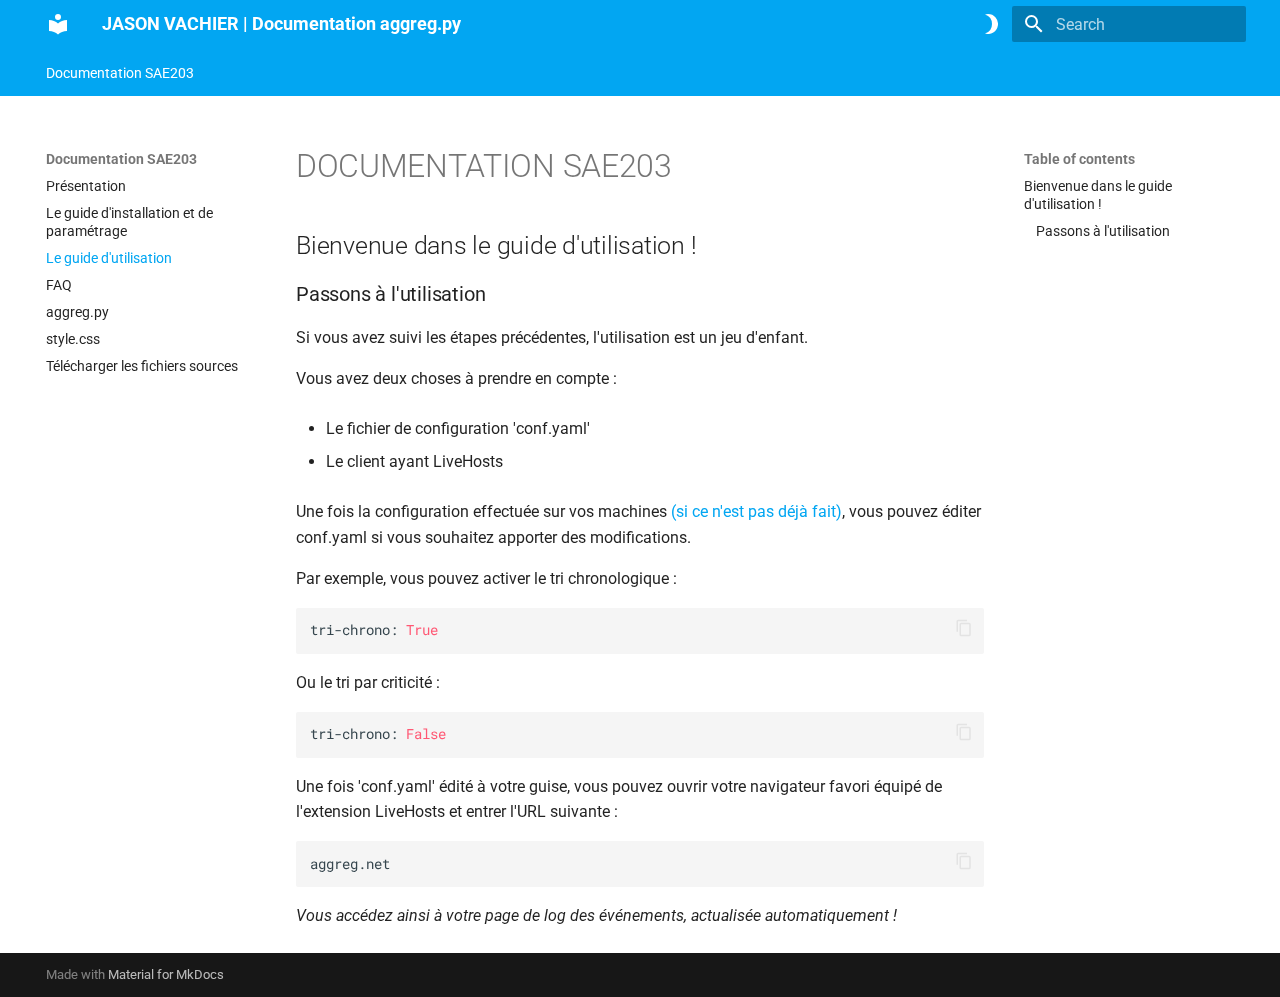
<file: Etape2/index.html>
<!doctype html>
<html lang="en" class="no-js">
  <head>
    
      <meta charset="utf-8">
      <meta name="viewport" content="width=device-width,initial-scale=1">
      
      
      
      
        <link rel="prev" href="../Etape1/">
      
      
        <link rel="next" href="../faq/">
      
      
      <link rel="icon" href="../assets/images/favicon.png">
      <meta name="generator" content="mkdocs-1.6.0, mkdocs-material-9.5.27">
    
    
      
        <title>Le guide d'utilisation - JASON VACHIER | Documentation aggreg.py</title>
      
    
    
      <link rel="stylesheet" href="../assets/stylesheets/main.6543a935.min.css">
      
        
        <link rel="stylesheet" href="../assets/stylesheets/palette.06af60db.min.css">
      
      


    
    
      
    
    
      
        
        
        <link rel="preconnect" href="https://fonts.gstatic.com" crossorigin>
        <link rel="stylesheet" href="https://fonts.googleapis.com/css?family=Roboto:300,300i,400,400i,700,700i%7CRoboto+Mono:400,400i,700,700i&display=fallback">
        <style>:root{--md-text-font:"Roboto";--md-code-font:"Roboto Mono"}</style>
      
    
    
      <link rel="stylesheet" href="../css/night-owl.css">
    
    <script>__md_scope=new URL("..",location),__md_hash=e=>[...e].reduce((e,_)=>(e<<5)-e+_.charCodeAt(0),0),__md_get=(e,_=localStorage,t=__md_scope)=>JSON.parse(_.getItem(t.pathname+"."+e)),__md_set=(e,_,t=localStorage,a=__md_scope)=>{try{t.setItem(a.pathname+"."+e,JSON.stringify(_))}catch(e){}}</script>
    
      

    
    
    
  </head>
  
  
    
    
      
    
    
    
    
    <body dir="ltr" data-md-color-scheme="default" data-md-color-primary="light-blue" data-md-color-accent="blue">
  
    
    <input class="md-toggle" data-md-toggle="drawer" type="checkbox" id="__drawer" autocomplete="off">
    <input class="md-toggle" data-md-toggle="search" type="checkbox" id="__search" autocomplete="off">
    <label class="md-overlay" for="__drawer"></label>
    <div data-md-component="skip">
      
        
        <a href="#documentation-sae203" class="md-skip">
          Skip to content
        </a>
      
    </div>
    <div data-md-component="announce">
      
    </div>
    
    
      

<header class="md-header" data-md-component="header">
  <nav class="md-header__inner md-grid" aria-label="Header">
    <a href=".." title="JASON VACHIER | Documentation aggreg.py" class="md-header__button md-logo" aria-label="JASON VACHIER | Documentation aggreg.py" data-md-component="logo">
      
  
  <svg xmlns="http://www.w3.org/2000/svg" viewBox="0 0 24 24"><path d="M12 8a3 3 0 0 0 3-3 3 3 0 0 0-3-3 3 3 0 0 0-3 3 3 3 0 0 0 3 3m0 3.54C9.64 9.35 6.5 8 3 8v11c3.5 0 6.64 1.35 9 3.54 2.36-2.19 5.5-3.54 9-3.54V8c-3.5 0-6.64 1.35-9 3.54Z"/></svg>

    </a>
    <label class="md-header__button md-icon" for="__drawer">
      
      <svg xmlns="http://www.w3.org/2000/svg" viewBox="0 0 24 24"><path d="M3 6h18v2H3V6m0 5h18v2H3v-2m0 5h18v2H3v-2Z"/></svg>
    </label>
    <div class="md-header__title" data-md-component="header-title">
      <div class="md-header__ellipsis">
        <div class="md-header__topic">
          <span class="md-ellipsis">
            JASON VACHIER | Documentation aggreg.py
          </span>
        </div>
        <div class="md-header__topic" data-md-component="header-topic">
          <span class="md-ellipsis">
            
              Le guide d'utilisation
            
          </span>
        </div>
      </div>
    </div>
    
      
        <form class="md-header__option" data-md-component="palette">
  
    
    
    
    <input class="md-option" data-md-color-media="" data-md-color-scheme="default" data-md-color-primary="light-blue" data-md-color-accent="blue"  aria-label="Switch to dark mode"  type="radio" name="__palette" id="__palette_0">
    
      <label class="md-header__button md-icon" title="Switch to dark mode" for="__palette_1" hidden>
        <svg xmlns="http://www.w3.org/2000/svg" viewBox="0 0 24 24"><path d="M12 2a9.91 9.91 0 0 0-3 .46 10 10 0 0 1 0 19.08A10 10 0 1 0 12 2Z"/></svg>
      </label>
    
  
    
    
    
    <input class="md-option" data-md-color-media="" data-md-color-scheme="slate" data-md-color-primary="light-blue" data-md-color-accent="lime"  aria-label="Switch to light mode"  type="radio" name="__palette" id="__palette_1">
    
      <label class="md-header__button md-icon" title="Switch to light mode" for="__palette_0" hidden>
        <svg xmlns="http://www.w3.org/2000/svg" viewBox="0 0 24 24"><path d="m3.55 19.09 1.41 1.41 1.8-1.79-1.42-1.42M12 6c-3.31 0-6 2.69-6 6s2.69 6 6 6 6-2.69 6-6c0-3.32-2.69-6-6-6m8 7h3v-2h-3m-2.76 7.71 1.8 1.79 1.41-1.41-1.79-1.8M20.45 5l-1.41-1.4-1.8 1.79 1.42 1.42M13 1h-2v3h2M6.76 5.39 4.96 3.6 3.55 5l1.79 1.81 1.42-1.42M1 13h3v-2H1m12 9h-2v3h2"/></svg>
      </label>
    
  
</form>
      
    
    
      <script>var media,input,key,value,palette=__md_get("__palette");if(palette&&palette.color){"(prefers-color-scheme)"===palette.color.media&&(media=matchMedia("(prefers-color-scheme: light)"),input=document.querySelector(media.matches?"[data-md-color-media='(prefers-color-scheme: light)']":"[data-md-color-media='(prefers-color-scheme: dark)']"),palette.color.media=input.getAttribute("data-md-color-media"),palette.color.scheme=input.getAttribute("data-md-color-scheme"),palette.color.primary=input.getAttribute("data-md-color-primary"),palette.color.accent=input.getAttribute("data-md-color-accent"));for([key,value]of Object.entries(palette.color))document.body.setAttribute("data-md-color-"+key,value)}</script>
    
    
    
      <label class="md-header__button md-icon" for="__search">
        
        <svg xmlns="http://www.w3.org/2000/svg" viewBox="0 0 24 24"><path d="M9.5 3A6.5 6.5 0 0 1 16 9.5c0 1.61-.59 3.09-1.56 4.23l.27.27h.79l5 5-1.5 1.5-5-5v-.79l-.27-.27A6.516 6.516 0 0 1 9.5 16 6.5 6.5 0 0 1 3 9.5 6.5 6.5 0 0 1 9.5 3m0 2C7 5 5 7 5 9.5S7 14 9.5 14 14 12 14 9.5 12 5 9.5 5Z"/></svg>
      </label>
      <div class="md-search" data-md-component="search" role="dialog">
  <label class="md-search__overlay" for="__search"></label>
  <div class="md-search__inner" role="search">
    <form class="md-search__form" name="search">
      <input type="text" class="md-search__input" name="query" aria-label="Search" placeholder="Search" autocapitalize="off" autocorrect="off" autocomplete="off" spellcheck="false" data-md-component="search-query" required>
      <label class="md-search__icon md-icon" for="__search">
        
        <svg xmlns="http://www.w3.org/2000/svg" viewBox="0 0 24 24"><path d="M9.5 3A6.5 6.5 0 0 1 16 9.5c0 1.61-.59 3.09-1.56 4.23l.27.27h.79l5 5-1.5 1.5-5-5v-.79l-.27-.27A6.516 6.516 0 0 1 9.5 16 6.5 6.5 0 0 1 3 9.5 6.5 6.5 0 0 1 9.5 3m0 2C7 5 5 7 5 9.5S7 14 9.5 14 14 12 14 9.5 12 5 9.5 5Z"/></svg>
        
        <svg xmlns="http://www.w3.org/2000/svg" viewBox="0 0 24 24"><path d="M20 11v2H8l5.5 5.5-1.42 1.42L4.16 12l7.92-7.92L13.5 5.5 8 11h12Z"/></svg>
      </label>
      <nav class="md-search__options" aria-label="Search">
        
        <button type="reset" class="md-search__icon md-icon" title="Clear" aria-label="Clear" tabindex="-1">
          
          <svg xmlns="http://www.w3.org/2000/svg" viewBox="0 0 24 24"><path d="M19 6.41 17.59 5 12 10.59 6.41 5 5 6.41 10.59 12 5 17.59 6.41 19 12 13.41 17.59 19 19 17.59 13.41 12 19 6.41Z"/></svg>
        </button>
      </nav>
      
        <div class="md-search__suggest" data-md-component="search-suggest"></div>
      
    </form>
    <div class="md-search__output">
      <div class="md-search__scrollwrap" tabindex="0" data-md-scrollfix>
        <div class="md-search-result" data-md-component="search-result">
          <div class="md-search-result__meta">
            Initializing search
          </div>
          <ol class="md-search-result__list" role="presentation"></ol>
        </div>
      </div>
    </div>
  </div>
</div>
    
    
  </nav>
  
</header>
    
    <div class="md-container" data-md-component="container">
      
      
        
          
            
<nav class="md-tabs" aria-label="Tabs" data-md-component="tabs">
  <div class="md-grid">
    <ul class="md-tabs__list">
      
        
  
  
    
  
  
    
    
      <li class="md-tabs__item md-tabs__item--active">
        <a href=".." class="md-tabs__link">
          
  
  Documentation SAE203

        </a>
      </li>
    
  

      
    </ul>
  </div>
</nav>
          
        
      
      <main class="md-main" data-md-component="main">
        <div class="md-main__inner md-grid">
          
            
              
              <div class="md-sidebar md-sidebar--primary" data-md-component="sidebar" data-md-type="navigation" >
                <div class="md-sidebar__scrollwrap">
                  <div class="md-sidebar__inner">
                    


  


<nav class="md-nav md-nav--primary md-nav--lifted" aria-label="Navigation" data-md-level="0">
  <label class="md-nav__title" for="__drawer">
    <a href=".." title="JASON VACHIER | Documentation aggreg.py" class="md-nav__button md-logo" aria-label="JASON VACHIER | Documentation aggreg.py" data-md-component="logo">
      
  
  <svg xmlns="http://www.w3.org/2000/svg" viewBox="0 0 24 24"><path d="M12 8a3 3 0 0 0 3-3 3 3 0 0 0-3-3 3 3 0 0 0-3 3 3 3 0 0 0 3 3m0 3.54C9.64 9.35 6.5 8 3 8v11c3.5 0 6.64 1.35 9 3.54 2.36-2.19 5.5-3.54 9-3.54V8c-3.5 0-6.64 1.35-9 3.54Z"/></svg>

    </a>
    JASON VACHIER | Documentation aggreg.py
  </label>
  
  <ul class="md-nav__list" data-md-scrollfix>
    
      
      
  
  
    
  
  
  
    
    
    
      
        
        
      
      
        
      
    
    
    <li class="md-nav__item md-nav__item--active md-nav__item--section md-nav__item--nested">
      
        
        
        <input class="md-nav__toggle md-toggle " type="checkbox" id="__nav_1" checked>
        
          
          <label class="md-nav__link" for="__nav_1" id="__nav_1_label" tabindex="">
            
  
  <span class="md-ellipsis">
    Documentation SAE203
  </span>
  

            <span class="md-nav__icon md-icon"></span>
          </label>
        
        <nav class="md-nav" data-md-level="1" aria-labelledby="__nav_1_label" aria-expanded="true">
          <label class="md-nav__title" for="__nav_1">
            <span class="md-nav__icon md-icon"></span>
            Documentation SAE203
          </label>
          <ul class="md-nav__list" data-md-scrollfix>
            
              
                
  
  
  
  
    <li class="md-nav__item">
      <a href=".." class="md-nav__link">
        
  
  <span class="md-ellipsis">
    Présentation
  </span>
  

      </a>
    </li>
  

              
            
              
                
  
  
  
  
    <li class="md-nav__item">
      <a href="../Etape1/" class="md-nav__link">
        
  
  <span class="md-ellipsis">
    Le guide d'installation et de paramétrage
  </span>
  

      </a>
    </li>
  

              
            
              
                
  
  
    
  
  
  
    <li class="md-nav__item md-nav__item--active">
      
      <input class="md-nav__toggle md-toggle" type="checkbox" id="__toc">
      
      
        
      
      
        <label class="md-nav__link md-nav__link--active" for="__toc">
          
  
  <span class="md-ellipsis">
    Le guide d'utilisation
  </span>
  

          <span class="md-nav__icon md-icon"></span>
        </label>
      
      <a href="./" class="md-nav__link md-nav__link--active">
        
  
  <span class="md-ellipsis">
    Le guide d'utilisation
  </span>
  

      </a>
      
        

<nav class="md-nav md-nav--secondary" aria-label="Table of contents">
  
  
  
    
  
  
    <label class="md-nav__title" for="__toc">
      <span class="md-nav__icon md-icon"></span>
      Table of contents
    </label>
    <ul class="md-nav__list" data-md-component="toc" data-md-scrollfix>
      
        <li class="md-nav__item">
  <a href="#bienvenue-dans-le-guide-dutilisation" class="md-nav__link">
    <span class="md-ellipsis">
      Bienvenue dans le guide d'utilisation !
    </span>
  </a>
  
    <nav class="md-nav" aria-label="Bienvenue dans le guide d'utilisation !">
      <ul class="md-nav__list">
        
          <li class="md-nav__item">
  <a href="#passons-a-lutilisation" class="md-nav__link">
    <span class="md-ellipsis">
      Passons à l'utilisation
    </span>
  </a>
  
</li>
        
      </ul>
    </nav>
  
</li>
      
    </ul>
  
</nav>
      
    </li>
  

              
            
              
                
  
  
  
  
    <li class="md-nav__item">
      <a href="../faq/" class="md-nav__link">
        
  
  <span class="md-ellipsis">
    FAQ
  </span>
  

      </a>
    </li>
  

              
            
              
                
  
  
  
  
    <li class="md-nav__item">
      <a href="../AggregPy/" class="md-nav__link">
        
  
  <span class="md-ellipsis">
    aggreg.py
  </span>
  

      </a>
    </li>
  

              
            
              
                
  
  
  
  
    <li class="md-nav__item">
      <a href="../StyleCss/" class="md-nav__link">
        
  
  <span class="md-ellipsis">
    style.css
  </span>
  

      </a>
    </li>
  

              
            
              
                
  
  
  
  
    <li class="md-nav__item">
      <a href="../dl/" class="md-nav__link">
        
  
  <span class="md-ellipsis">
    Télécharger les fichiers sources
  </span>
  

      </a>
    </li>
  

              
            
          </ul>
        </nav>
      
    </li>
  

    
  </ul>
</nav>
                  </div>
                </div>
              </div>
            
            
              
              <div class="md-sidebar md-sidebar--secondary" data-md-component="sidebar" data-md-type="toc" >
                <div class="md-sidebar__scrollwrap">
                  <div class="md-sidebar__inner">
                    

<nav class="md-nav md-nav--secondary" aria-label="Table of contents">
  
  
  
    
  
  
    <label class="md-nav__title" for="__toc">
      <span class="md-nav__icon md-icon"></span>
      Table of contents
    </label>
    <ul class="md-nav__list" data-md-component="toc" data-md-scrollfix>
      
        <li class="md-nav__item">
  <a href="#bienvenue-dans-le-guide-dutilisation" class="md-nav__link">
    <span class="md-ellipsis">
      Bienvenue dans le guide d'utilisation !
    </span>
  </a>
  
    <nav class="md-nav" aria-label="Bienvenue dans le guide d'utilisation !">
      <ul class="md-nav__list">
        
          <li class="md-nav__item">
  <a href="#passons-a-lutilisation" class="md-nav__link">
    <span class="md-ellipsis">
      Passons à l'utilisation
    </span>
  </a>
  
</li>
        
      </ul>
    </nav>
  
</li>
      
    </ul>
  
</nav>
                  </div>
                </div>
              </div>
            
          
          
            <div class="md-content" data-md-component="content">
              <article class="md-content__inner md-typeset">
                
                  


<h1 id="documentation-sae203">DOCUMENTATION SAE203</h1>
<h2 id="bienvenue-dans-le-guide-dutilisation">Bienvenue dans le guide d'utilisation !</h2>
<h3 id="passons-a-lutilisation">Passons à l'utilisation</h3>
<p>Si vous avez suivi les étapes précédentes, l'utilisation est un jeu d'enfant.</p>
<p>Vous avez deux choses à prendre en compte :</p>
<ul>
<li>
<p>Le fichier de configuration 'conf.yaml'</p>
</li>
<li>
<p>Le client ayant LiveHosts</p>
</li>
</ul>
<p>Une fois la configuration effectuée sur vos machines <a href="../Etape1/">(si ce n'est pas déjà fait)</a>, vous pouvez éditer conf.yaml si vous souhaitez apporter des modifications.</p>
<p>Par exemple, vous pouvez activer le tri chronologique :</p>
<pre><code>tri-chrono: True
</code></pre>
<p>Ou le tri par criticité :</p>
<pre><code>tri-chrono: False
</code></pre>
<p>Une fois 'conf.yaml' édité à votre guise, vous pouvez ouvrir votre navigateur favori équipé de l'extension LiveHosts et entrer l'URL suivante :</p>
<pre><code>aggreg.net
</code></pre>
<p><em>Vous accédez ainsi à votre page de log des événements, actualisée automatiquement !</em></p>












                
              </article>
            </div>
          
          
  <script>var tabs=__md_get("__tabs");if(Array.isArray(tabs))e:for(var set of document.querySelectorAll(".tabbed-set")){var tab,labels=set.querySelector(".tabbed-labels");for(tab of tabs)for(var label of labels.getElementsByTagName("label"))if(label.innerText.trim()===tab){var input=document.getElementById(label.htmlFor);input.checked=!0;continue e}}</script>

<script>var target=document.getElementById(location.hash.slice(1));target&&target.name&&(target.checked=target.name.startsWith("__tabbed_"))</script>
        </div>
        
      </main>
      
        <footer class="md-footer">
  
  <div class="md-footer-meta md-typeset">
    <div class="md-footer-meta__inner md-grid">
      <div class="md-copyright">
  
  
    Made with
    <a href="https://squidfunk.github.io/mkdocs-material/" target="_blank" rel="noopener">
      Material for MkDocs
    </a>
  
</div>
      
    </div>
  </div>
</footer>
      
    </div>
    <div class="md-dialog" data-md-component="dialog">
      <div class="md-dialog__inner md-typeset"></div>
    </div>
    
    
    <script id="__config" type="application/json">{"base": "..", "features": ["navigation.tabs", "navigation.sections", "search.suggest", "search.highlight", "content.tabs.link", "content.code.annotation", "content.code.copy"], "search": "../assets/javascripts/workers/search.b8dbb3d2.min.js", "translations": {"clipboard.copied": "Copied to clipboard", "clipboard.copy": "Copy to clipboard", "search.result.more.one": "1 more on this page", "search.result.more.other": "# more on this page", "search.result.none": "No matching documents", "search.result.one": "1 matching document", "search.result.other": "# matching documents", "search.result.placeholder": "Type to start searching", "search.result.term.missing": "Missing", "select.version": "Select version"}}</script>
    
    
      <script src="../assets/javascripts/bundle.ad660dcc.min.js"></script>
      
        <script src="../js/highlight.js"></script>
      
        <script src="../js/highlight-init.js"></script>
      
    
  </body>
</html>
</file>
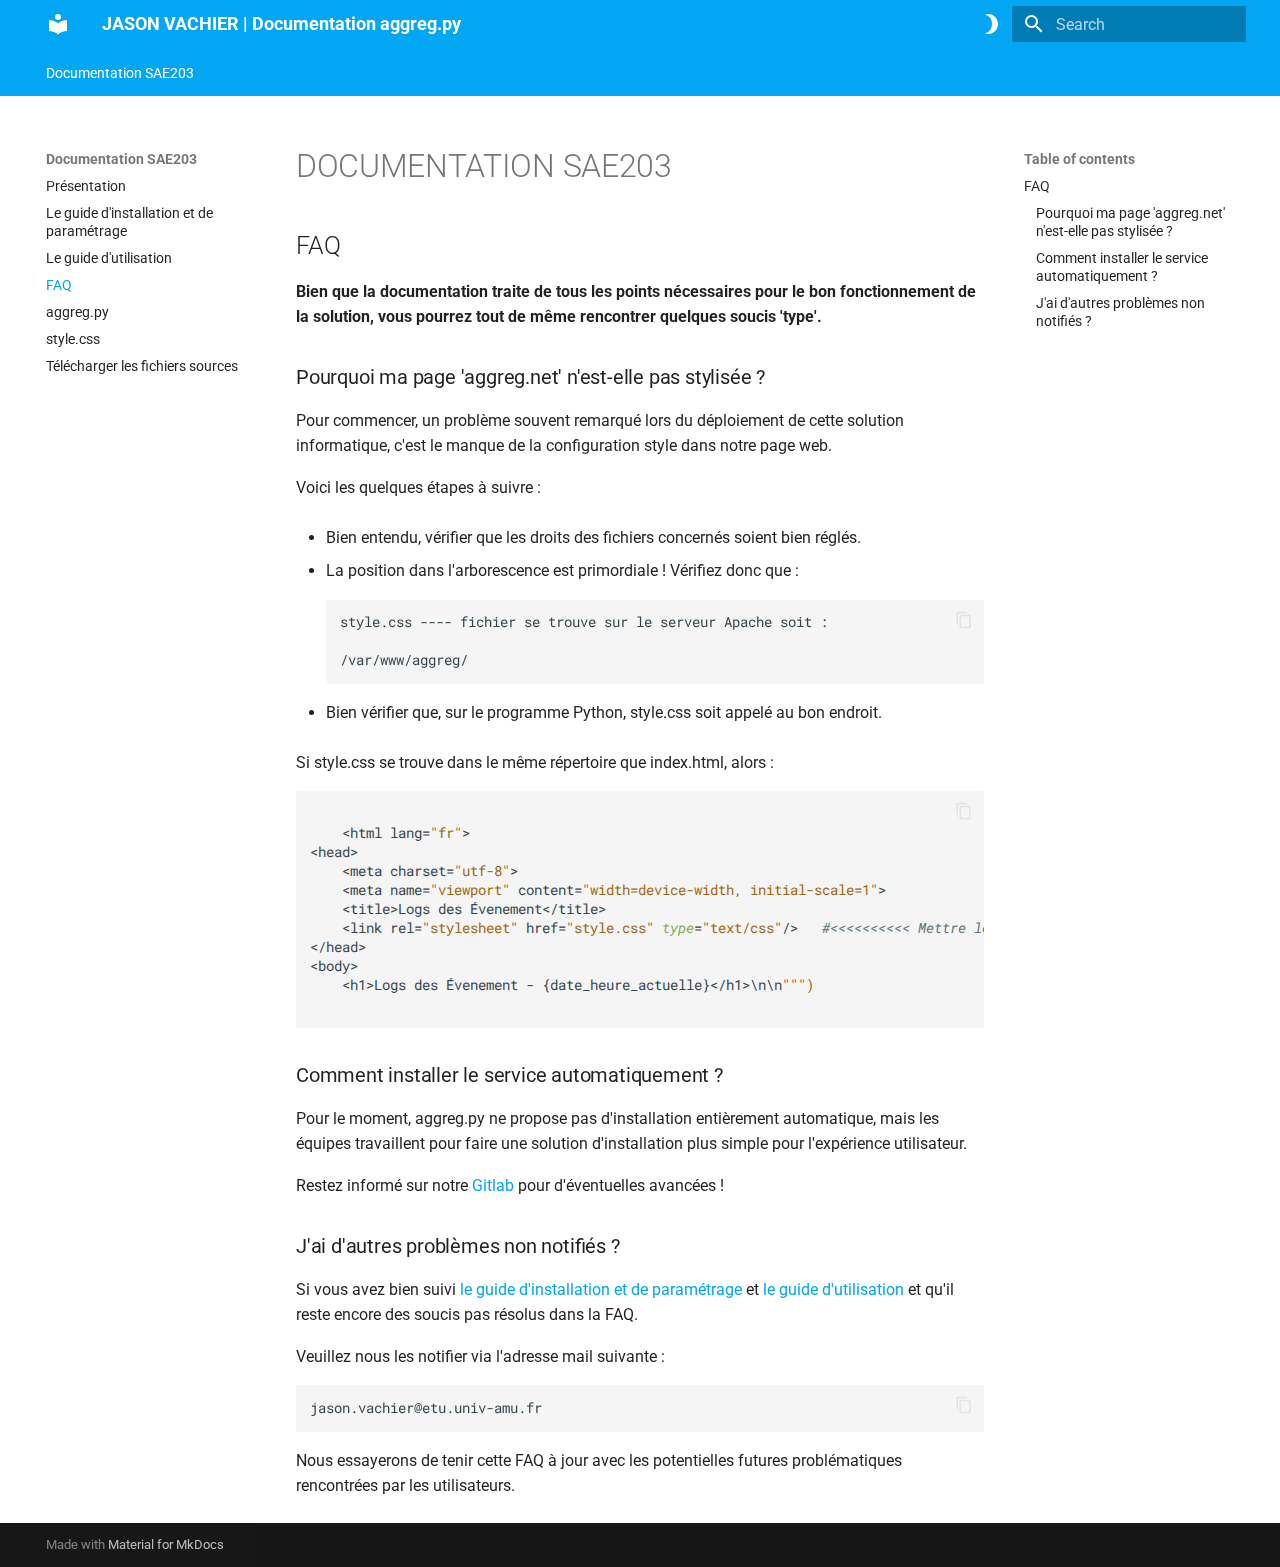
<file: faq/index.html>
<!doctype html>
<html lang="en" class="no-js">
  <head>
    
      <meta charset="utf-8">
      <meta name="viewport" content="width=device-width,initial-scale=1">
      
      
      
      
        <link rel="prev" href="../Etape2/">
      
      
        <link rel="next" href="../AggregPy/">
      
      
      <link rel="icon" href="../assets/images/favicon.png">
      <meta name="generator" content="mkdocs-1.6.0, mkdocs-material-9.5.27">
    
    
      
        <title>FAQ - JASON VACHIER | Documentation aggreg.py</title>
      
    
    
      <link rel="stylesheet" href="../assets/stylesheets/main.6543a935.min.css">
      
        
        <link rel="stylesheet" href="../assets/stylesheets/palette.06af60db.min.css">
      
      


    
    
      
    
    
      
        
        
        <link rel="preconnect" href="https://fonts.gstatic.com" crossorigin>
        <link rel="stylesheet" href="https://fonts.googleapis.com/css?family=Roboto:300,300i,400,400i,700,700i%7CRoboto+Mono:400,400i,700,700i&display=fallback">
        <style>:root{--md-text-font:"Roboto";--md-code-font:"Roboto Mono"}</style>
      
    
    
      <link rel="stylesheet" href="../css/night-owl.css">
    
    <script>__md_scope=new URL("..",location),__md_hash=e=>[...e].reduce((e,_)=>(e<<5)-e+_.charCodeAt(0),0),__md_get=(e,_=localStorage,t=__md_scope)=>JSON.parse(_.getItem(t.pathname+"."+e)),__md_set=(e,_,t=localStorage,a=__md_scope)=>{try{t.setItem(a.pathname+"."+e,JSON.stringify(_))}catch(e){}}</script>
    
      

    
    
    
  </head>
  
  
    
    
      
    
    
    
    
    <body dir="ltr" data-md-color-scheme="default" data-md-color-primary="light-blue" data-md-color-accent="blue">
  
    
    <input class="md-toggle" data-md-toggle="drawer" type="checkbox" id="__drawer" autocomplete="off">
    <input class="md-toggle" data-md-toggle="search" type="checkbox" id="__search" autocomplete="off">
    <label class="md-overlay" for="__drawer"></label>
    <div data-md-component="skip">
      
        
        <a href="#documentation-sae203" class="md-skip">
          Skip to content
        </a>
      
    </div>
    <div data-md-component="announce">
      
    </div>
    
    
      

<header class="md-header" data-md-component="header">
  <nav class="md-header__inner md-grid" aria-label="Header">
    <a href=".." title="JASON VACHIER | Documentation aggreg.py" class="md-header__button md-logo" aria-label="JASON VACHIER | Documentation aggreg.py" data-md-component="logo">
      
  
  <svg xmlns="http://www.w3.org/2000/svg" viewBox="0 0 24 24"><path d="M12 8a3 3 0 0 0 3-3 3 3 0 0 0-3-3 3 3 0 0 0-3 3 3 3 0 0 0 3 3m0 3.54C9.64 9.35 6.5 8 3 8v11c3.5 0 6.64 1.35 9 3.54 2.36-2.19 5.5-3.54 9-3.54V8c-3.5 0-6.64 1.35-9 3.54Z"/></svg>

    </a>
    <label class="md-header__button md-icon" for="__drawer">
      
      <svg xmlns="http://www.w3.org/2000/svg" viewBox="0 0 24 24"><path d="M3 6h18v2H3V6m0 5h18v2H3v-2m0 5h18v2H3v-2Z"/></svg>
    </label>
    <div class="md-header__title" data-md-component="header-title">
      <div class="md-header__ellipsis">
        <div class="md-header__topic">
          <span class="md-ellipsis">
            JASON VACHIER | Documentation aggreg.py
          </span>
        </div>
        <div class="md-header__topic" data-md-component="header-topic">
          <span class="md-ellipsis">
            
              FAQ
            
          </span>
        </div>
      </div>
    </div>
    
      
        <form class="md-header__option" data-md-component="palette">
  
    
    
    
    <input class="md-option" data-md-color-media="" data-md-color-scheme="default" data-md-color-primary="light-blue" data-md-color-accent="blue"  aria-label="Switch to dark mode"  type="radio" name="__palette" id="__palette_0">
    
      <label class="md-header__button md-icon" title="Switch to dark mode" for="__palette_1" hidden>
        <svg xmlns="http://www.w3.org/2000/svg" viewBox="0 0 24 24"><path d="M12 2a9.91 9.91 0 0 0-3 .46 10 10 0 0 1 0 19.08A10 10 0 1 0 12 2Z"/></svg>
      </label>
    
  
    
    
    
    <input class="md-option" data-md-color-media="" data-md-color-scheme="slate" data-md-color-primary="light-blue" data-md-color-accent="lime"  aria-label="Switch to light mode"  type="radio" name="__palette" id="__palette_1">
    
      <label class="md-header__button md-icon" title="Switch to light mode" for="__palette_0" hidden>
        <svg xmlns="http://www.w3.org/2000/svg" viewBox="0 0 24 24"><path d="m3.55 19.09 1.41 1.41 1.8-1.79-1.42-1.42M12 6c-3.31 0-6 2.69-6 6s2.69 6 6 6 6-2.69 6-6c0-3.32-2.69-6-6-6m8 7h3v-2h-3m-2.76 7.71 1.8 1.79 1.41-1.41-1.79-1.8M20.45 5l-1.41-1.4-1.8 1.79 1.42 1.42M13 1h-2v3h2M6.76 5.39 4.96 3.6 3.55 5l1.79 1.81 1.42-1.42M1 13h3v-2H1m12 9h-2v3h2"/></svg>
      </label>
    
  
</form>
      
    
    
      <script>var media,input,key,value,palette=__md_get("__palette");if(palette&&palette.color){"(prefers-color-scheme)"===palette.color.media&&(media=matchMedia("(prefers-color-scheme: light)"),input=document.querySelector(media.matches?"[data-md-color-media='(prefers-color-scheme: light)']":"[data-md-color-media='(prefers-color-scheme: dark)']"),palette.color.media=input.getAttribute("data-md-color-media"),palette.color.scheme=input.getAttribute("data-md-color-scheme"),palette.color.primary=input.getAttribute("data-md-color-primary"),palette.color.accent=input.getAttribute("data-md-color-accent"));for([key,value]of Object.entries(palette.color))document.body.setAttribute("data-md-color-"+key,value)}</script>
    
    
    
      <label class="md-header__button md-icon" for="__search">
        
        <svg xmlns="http://www.w3.org/2000/svg" viewBox="0 0 24 24"><path d="M9.5 3A6.5 6.5 0 0 1 16 9.5c0 1.61-.59 3.09-1.56 4.23l.27.27h.79l5 5-1.5 1.5-5-5v-.79l-.27-.27A6.516 6.516 0 0 1 9.5 16 6.5 6.5 0 0 1 3 9.5 6.5 6.5 0 0 1 9.5 3m0 2C7 5 5 7 5 9.5S7 14 9.5 14 14 12 14 9.5 12 5 9.5 5Z"/></svg>
      </label>
      <div class="md-search" data-md-component="search" role="dialog">
  <label class="md-search__overlay" for="__search"></label>
  <div class="md-search__inner" role="search">
    <form class="md-search__form" name="search">
      <input type="text" class="md-search__input" name="query" aria-label="Search" placeholder="Search" autocapitalize="off" autocorrect="off" autocomplete="off" spellcheck="false" data-md-component="search-query" required>
      <label class="md-search__icon md-icon" for="__search">
        
        <svg xmlns="http://www.w3.org/2000/svg" viewBox="0 0 24 24"><path d="M9.5 3A6.5 6.5 0 0 1 16 9.5c0 1.61-.59 3.09-1.56 4.23l.27.27h.79l5 5-1.5 1.5-5-5v-.79l-.27-.27A6.516 6.516 0 0 1 9.5 16 6.5 6.5 0 0 1 3 9.5 6.5 6.5 0 0 1 9.5 3m0 2C7 5 5 7 5 9.5S7 14 9.5 14 14 12 14 9.5 12 5 9.5 5Z"/></svg>
        
        <svg xmlns="http://www.w3.org/2000/svg" viewBox="0 0 24 24"><path d="M20 11v2H8l5.5 5.5-1.42 1.42L4.16 12l7.92-7.92L13.5 5.5 8 11h12Z"/></svg>
      </label>
      <nav class="md-search__options" aria-label="Search">
        
        <button type="reset" class="md-search__icon md-icon" title="Clear" aria-label="Clear" tabindex="-1">
          
          <svg xmlns="http://www.w3.org/2000/svg" viewBox="0 0 24 24"><path d="M19 6.41 17.59 5 12 10.59 6.41 5 5 6.41 10.59 12 5 17.59 6.41 19 12 13.41 17.59 19 19 17.59 13.41 12 19 6.41Z"/></svg>
        </button>
      </nav>
      
        <div class="md-search__suggest" data-md-component="search-suggest"></div>
      
    </form>
    <div class="md-search__output">
      <div class="md-search__scrollwrap" tabindex="0" data-md-scrollfix>
        <div class="md-search-result" data-md-component="search-result">
          <div class="md-search-result__meta">
            Initializing search
          </div>
          <ol class="md-search-result__list" role="presentation"></ol>
        </div>
      </div>
    </div>
  </div>
</div>
    
    
  </nav>
  
</header>
    
    <div class="md-container" data-md-component="container">
      
      
        
          
            
<nav class="md-tabs" aria-label="Tabs" data-md-component="tabs">
  <div class="md-grid">
    <ul class="md-tabs__list">
      
        
  
  
    
  
  
    
    
      <li class="md-tabs__item md-tabs__item--active">
        <a href=".." class="md-tabs__link">
          
  
  Documentation SAE203

        </a>
      </li>
    
  

      
    </ul>
  </div>
</nav>
          
        
      
      <main class="md-main" data-md-component="main">
        <div class="md-main__inner md-grid">
          
            
              
              <div class="md-sidebar md-sidebar--primary" data-md-component="sidebar" data-md-type="navigation" >
                <div class="md-sidebar__scrollwrap">
                  <div class="md-sidebar__inner">
                    


  


<nav class="md-nav md-nav--primary md-nav--lifted" aria-label="Navigation" data-md-level="0">
  <label class="md-nav__title" for="__drawer">
    <a href=".." title="JASON VACHIER | Documentation aggreg.py" class="md-nav__button md-logo" aria-label="JASON VACHIER | Documentation aggreg.py" data-md-component="logo">
      
  
  <svg xmlns="http://www.w3.org/2000/svg" viewBox="0 0 24 24"><path d="M12 8a3 3 0 0 0 3-3 3 3 0 0 0-3-3 3 3 0 0 0-3 3 3 3 0 0 0 3 3m0 3.54C9.64 9.35 6.5 8 3 8v11c3.5 0 6.64 1.35 9 3.54 2.36-2.19 5.5-3.54 9-3.54V8c-3.5 0-6.64 1.35-9 3.54Z"/></svg>

    </a>
    JASON VACHIER | Documentation aggreg.py
  </label>
  
  <ul class="md-nav__list" data-md-scrollfix>
    
      
      
  
  
    
  
  
  
    
    
    
      
        
        
      
      
        
      
    
    
    <li class="md-nav__item md-nav__item--active md-nav__item--section md-nav__item--nested">
      
        
        
        <input class="md-nav__toggle md-toggle " type="checkbox" id="__nav_1" checked>
        
          
          <label class="md-nav__link" for="__nav_1" id="__nav_1_label" tabindex="">
            
  
  <span class="md-ellipsis">
    Documentation SAE203
  </span>
  

            <span class="md-nav__icon md-icon"></span>
          </label>
        
        <nav class="md-nav" data-md-level="1" aria-labelledby="__nav_1_label" aria-expanded="true">
          <label class="md-nav__title" for="__nav_1">
            <span class="md-nav__icon md-icon"></span>
            Documentation SAE203
          </label>
          <ul class="md-nav__list" data-md-scrollfix>
            
              
                
  
  
  
  
    <li class="md-nav__item">
      <a href=".." class="md-nav__link">
        
  
  <span class="md-ellipsis">
    Présentation
  </span>
  

      </a>
    </li>
  

              
            
              
                
  
  
  
  
    <li class="md-nav__item">
      <a href="../Etape1/" class="md-nav__link">
        
  
  <span class="md-ellipsis">
    Le guide d'installation et de paramétrage
  </span>
  

      </a>
    </li>
  

              
            
              
                
  
  
  
  
    <li class="md-nav__item">
      <a href="../Etape2/" class="md-nav__link">
        
  
  <span class="md-ellipsis">
    Le guide d'utilisation
  </span>
  

      </a>
    </li>
  

              
            
              
                
  
  
    
  
  
  
    <li class="md-nav__item md-nav__item--active">
      
      <input class="md-nav__toggle md-toggle" type="checkbox" id="__toc">
      
      
        
      
      
        <label class="md-nav__link md-nav__link--active" for="__toc">
          
  
  <span class="md-ellipsis">
    FAQ
  </span>
  

          <span class="md-nav__icon md-icon"></span>
        </label>
      
      <a href="./" class="md-nav__link md-nav__link--active">
        
  
  <span class="md-ellipsis">
    FAQ
  </span>
  

      </a>
      
        

<nav class="md-nav md-nav--secondary" aria-label="Table of contents">
  
  
  
    
  
  
    <label class="md-nav__title" for="__toc">
      <span class="md-nav__icon md-icon"></span>
      Table of contents
    </label>
    <ul class="md-nav__list" data-md-component="toc" data-md-scrollfix>
      
        <li class="md-nav__item">
  <a href="#faq" class="md-nav__link">
    <span class="md-ellipsis">
      FAQ
    </span>
  </a>
  
    <nav class="md-nav" aria-label="FAQ">
      <ul class="md-nav__list">
        
          <li class="md-nav__item">
  <a href="#pourquoi-ma-page-aggregnet-nest-elle-pas-stylisee" class="md-nav__link">
    <span class="md-ellipsis">
      Pourquoi ma page 'aggreg.net' n'est-elle pas stylisée ?
    </span>
  </a>
  
</li>
        
          <li class="md-nav__item">
  <a href="#comment-installer-le-service-automatiquement" class="md-nav__link">
    <span class="md-ellipsis">
      Comment installer le service automatiquement ?
    </span>
  </a>
  
</li>
        
          <li class="md-nav__item">
  <a href="#jai-dautres-problemes-non-notifies" class="md-nav__link">
    <span class="md-ellipsis">
      J'ai d'autres problèmes non notifiés ?
    </span>
  </a>
  
</li>
        
      </ul>
    </nav>
  
</li>
      
    </ul>
  
</nav>
      
    </li>
  

              
            
              
                
  
  
  
  
    <li class="md-nav__item">
      <a href="../AggregPy/" class="md-nav__link">
        
  
  <span class="md-ellipsis">
    aggreg.py
  </span>
  

      </a>
    </li>
  

              
            
              
                
  
  
  
  
    <li class="md-nav__item">
      <a href="../StyleCss/" class="md-nav__link">
        
  
  <span class="md-ellipsis">
    style.css
  </span>
  

      </a>
    </li>
  

              
            
              
                
  
  
  
  
    <li class="md-nav__item">
      <a href="../dl/" class="md-nav__link">
        
  
  <span class="md-ellipsis">
    Télécharger les fichiers sources
  </span>
  

      </a>
    </li>
  

              
            
          </ul>
        </nav>
      
    </li>
  

    
  </ul>
</nav>
                  </div>
                </div>
              </div>
            
            
              
              <div class="md-sidebar md-sidebar--secondary" data-md-component="sidebar" data-md-type="toc" >
                <div class="md-sidebar__scrollwrap">
                  <div class="md-sidebar__inner">
                    

<nav class="md-nav md-nav--secondary" aria-label="Table of contents">
  
  
  
    
  
  
    <label class="md-nav__title" for="__toc">
      <span class="md-nav__icon md-icon"></span>
      Table of contents
    </label>
    <ul class="md-nav__list" data-md-component="toc" data-md-scrollfix>
      
        <li class="md-nav__item">
  <a href="#faq" class="md-nav__link">
    <span class="md-ellipsis">
      FAQ
    </span>
  </a>
  
    <nav class="md-nav" aria-label="FAQ">
      <ul class="md-nav__list">
        
          <li class="md-nav__item">
  <a href="#pourquoi-ma-page-aggregnet-nest-elle-pas-stylisee" class="md-nav__link">
    <span class="md-ellipsis">
      Pourquoi ma page 'aggreg.net' n'est-elle pas stylisée ?
    </span>
  </a>
  
</li>
        
          <li class="md-nav__item">
  <a href="#comment-installer-le-service-automatiquement" class="md-nav__link">
    <span class="md-ellipsis">
      Comment installer le service automatiquement ?
    </span>
  </a>
  
</li>
        
          <li class="md-nav__item">
  <a href="#jai-dautres-problemes-non-notifies" class="md-nav__link">
    <span class="md-ellipsis">
      J'ai d'autres problèmes non notifiés ?
    </span>
  </a>
  
</li>
        
      </ul>
    </nav>
  
</li>
      
    </ul>
  
</nav>
                  </div>
                </div>
              </div>
            
          
          
            <div class="md-content" data-md-component="content">
              <article class="md-content__inner md-typeset">
                
                  


<h1 id="documentation-sae203">DOCUMENTATION SAE203</h1>
<h2 id="faq">FAQ</h2>
<p><strong>Bien que la documentation traite de tous les points nécessaires pour le bon fonctionnement de la solution, vous pourrez tout de même rencontrer quelques soucis 'type'.</strong></p>
<h3 id="pourquoi-ma-page-aggregnet-nest-elle-pas-stylisee">Pourquoi ma page 'aggreg.net' n'est-elle pas stylisée ?</h3>
<p>Pour commencer, un problème souvent remarqué lors du déploiement de cette solution informatique, c'est le manque de la configuration style dans notre page web.</p>
<p>Voici les quelques étapes à suivre :</p>
<ul>
<li>
<p>Bien entendu, vérifier que les droits des fichiers concernés soient bien réglés.</p>
</li>
<li>
<p>La position dans l'arborescence est primordiale ! Vérifiez donc que :</p>
<pre><code>style.css ---- fichier se trouve sur le serveur Apache soit :

/var/www/aggreg/
</code></pre>
</li>
<li>
<p>Bien vérifier que, sur le programme Python, style.css soit appelé au bon endroit.</p>
</li>
</ul>
<p>Si style.css se trouve dans le même répertoire que index.html, alors :</p>
<pre><code class="language-python">
    &lt;html lang=&quot;fr&quot;&gt;
&lt;head&gt;
    &lt;meta charset=&quot;utf-8&quot;&gt;
    &lt;meta name=&quot;viewport&quot; content=&quot;width=device-width, initial-scale=1&quot;&gt;
    &lt;title&gt;Logs des Évenement&lt;/title&gt;                                       
    &lt;link rel=&quot;stylesheet&quot; href=&quot;style.css&quot; type=&quot;text/css&quot;/&gt;   #&lt;&lt;&lt;&lt;&lt;&lt;&lt;&lt;&lt;&lt; Mettre le bon lien, dans ce cas, simplement le nom de la fiche de style          
&lt;/head&gt;
&lt;body&gt;
    &lt;h1&gt;Logs des Évenement - {date_heure_actuelle}&lt;/h1&gt;\n\n&quot;&quot;&quot;)  

</code></pre>
<h3 id="comment-installer-le-service-automatiquement">Comment installer le service automatiquement ?</h3>
<p>Pour le moment, aggreg.py ne propose pas d'installation entièrement automatique, mais les équipes travaillent pour faire une solution d'installation plus simple pour l'expérience utilisateur.</p>
<p>Restez informé sur notre <a href="https://github.com/JasonVachier/SAE203/tree/main">Gitlab</a> pour d'éventuelles avancées !</p>
<h3 id="jai-dautres-problemes-non-notifies">J'ai d'autres problèmes non notifiés ?</h3>
<p>Si vous avez bien suivi <a href="../Etape1/">le guide d'installation et de paramétrage</a> et <a href="../Etape2/">le guide d'utilisation</a> et qu'il reste encore des soucis pas résolus dans la FAQ.</p>
<p>Veuillez nous les notifier via l'adresse mail suivante :</p>
<pre><code>jason.vachier@etu.univ-amu.fr
</code></pre>
<p>Nous essayerons de tenir cette FAQ à jour avec les potentielles futures problématiques rencontrées par les utilisateurs.</p>












                
              </article>
            </div>
          
          
  <script>var tabs=__md_get("__tabs");if(Array.isArray(tabs))e:for(var set of document.querySelectorAll(".tabbed-set")){var tab,labels=set.querySelector(".tabbed-labels");for(tab of tabs)for(var label of labels.getElementsByTagName("label"))if(label.innerText.trim()===tab){var input=document.getElementById(label.htmlFor);input.checked=!0;continue e}}</script>

<script>var target=document.getElementById(location.hash.slice(1));target&&target.name&&(target.checked=target.name.startsWith("__tabbed_"))</script>
        </div>
        
      </main>
      
        <footer class="md-footer">
  
  <div class="md-footer-meta md-typeset">
    <div class="md-footer-meta__inner md-grid">
      <div class="md-copyright">
  
  
    Made with
    <a href="https://squidfunk.github.io/mkdocs-material/" target="_blank" rel="noopener">
      Material for MkDocs
    </a>
  
</div>
      
    </div>
  </div>
</footer>
      
    </div>
    <div class="md-dialog" data-md-component="dialog">
      <div class="md-dialog__inner md-typeset"></div>
    </div>
    
    
    <script id="__config" type="application/json">{"base": "..", "features": ["navigation.tabs", "navigation.sections", "search.suggest", "search.highlight", "content.tabs.link", "content.code.annotation", "content.code.copy"], "search": "../assets/javascripts/workers/search.b8dbb3d2.min.js", "translations": {"clipboard.copied": "Copied to clipboard", "clipboard.copy": "Copy to clipboard", "search.result.more.one": "1 more on this page", "search.result.more.other": "# more on this page", "search.result.none": "No matching documents", "search.result.one": "1 matching document", "search.result.other": "# matching documents", "search.result.placeholder": "Type to start searching", "search.result.term.missing": "Missing", "select.version": "Select version"}}</script>
    
    
      <script src="../assets/javascripts/bundle.ad660dcc.min.js"></script>
      
        <script src="../js/highlight.js"></script>
      
        <script src="../js/highlight-init.js"></script>
      
    
  </body>
</html>
</file>
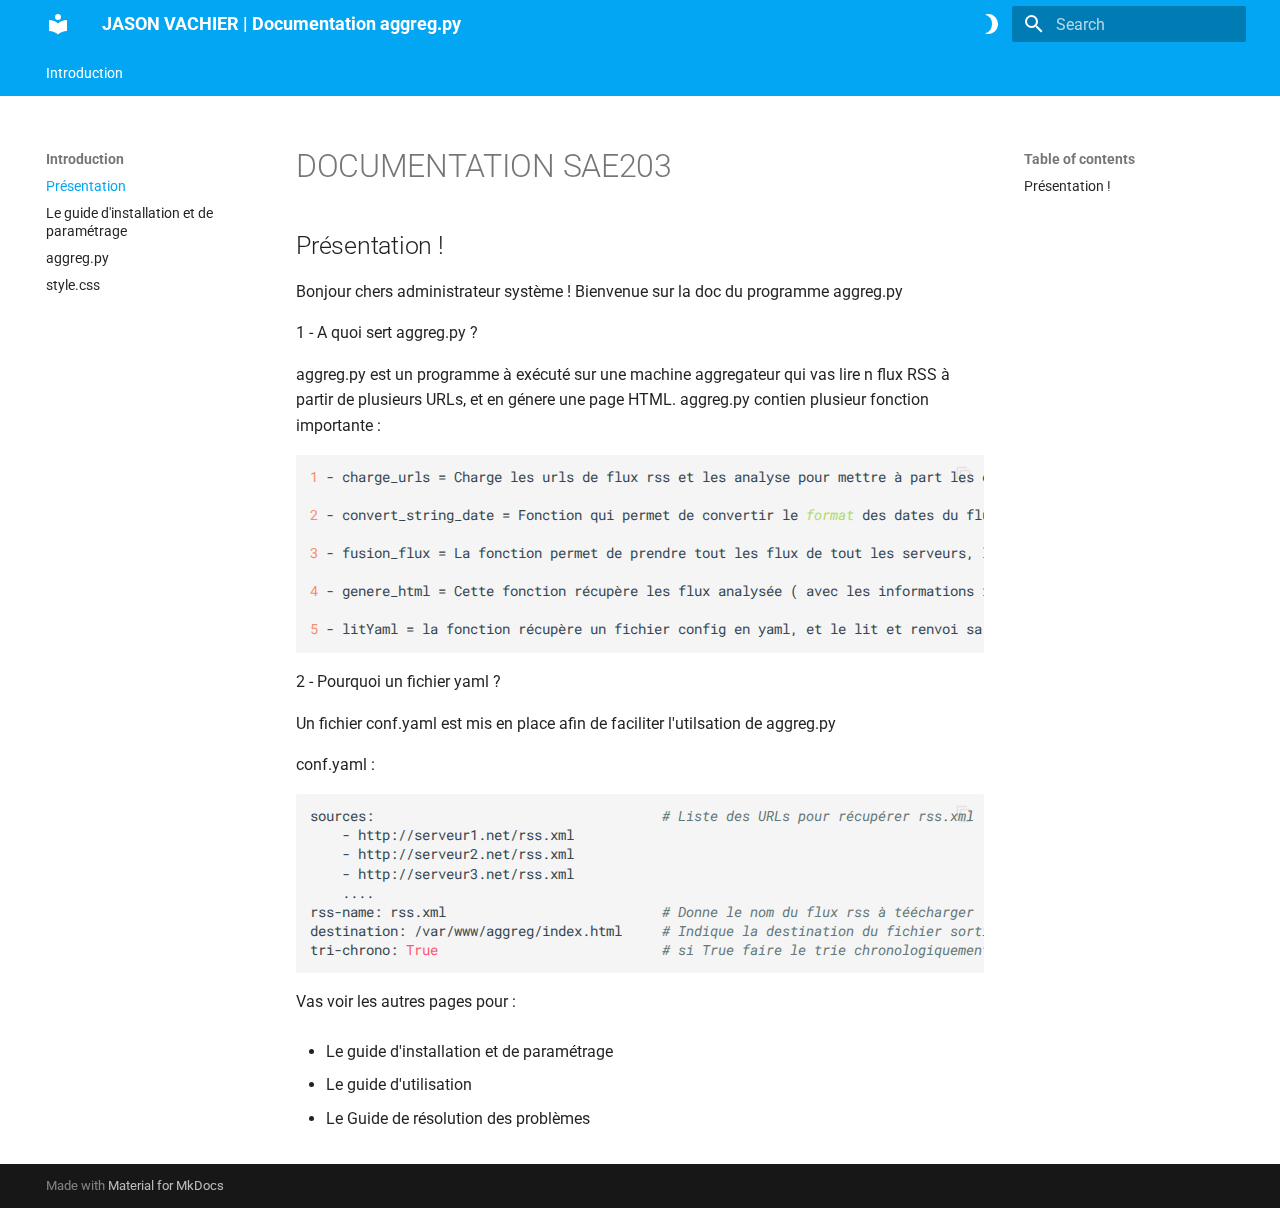
<file: site/index.html>
<!doctype html>
<html lang="en" class="no-js">
  <head>
    
      <meta charset="utf-8">
      <meta name="viewport" content="width=device-width,initial-scale=1">
      
      
      
      
      
        <link rel="next" href="Etape1/">
      
      
      <link rel="icon" href="assets/images/favicon.png">
      <meta name="generator" content="mkdocs-1.6.0, mkdocs-material-9.5.26">
    
    
      
        <title>Présentation - JASON VACHIER | Documentation aggreg.py</title>
      
    
    
      <link rel="stylesheet" href="assets/stylesheets/main.6543a935.min.css">
      
        
        <link rel="stylesheet" href="assets/stylesheets/palette.06af60db.min.css">
      
      


    
    
      
    
    
      
        
        
        <link rel="preconnect" href="https://fonts.gstatic.com" crossorigin>
        <link rel="stylesheet" href="https://fonts.googleapis.com/css?family=Roboto:300,300i,400,400i,700,700i%7CRoboto+Mono:400,400i,700,700i&display=fallback">
        <style>:root{--md-text-font:"Roboto";--md-code-font:"Roboto Mono"}</style>
      
    
    
      <link rel="stylesheet" href="css/night-owl.css">
    
    <script>__md_scope=new URL(".",location),__md_hash=e=>[...e].reduce((e,_)=>(e<<5)-e+_.charCodeAt(0),0),__md_get=(e,_=localStorage,t=__md_scope)=>JSON.parse(_.getItem(t.pathname+"."+e)),__md_set=(e,_,t=localStorage,a=__md_scope)=>{try{t.setItem(a.pathname+"."+e,JSON.stringify(_))}catch(e){}}</script>
    
      

    
    
    
  </head>
  
  
    
    
      
    
    
    
    
    <body dir="ltr" data-md-color-scheme="default" data-md-color-primary="light-blue" data-md-color-accent="blue">
  
    
    <input class="md-toggle" data-md-toggle="drawer" type="checkbox" id="__drawer" autocomplete="off">
    <input class="md-toggle" data-md-toggle="search" type="checkbox" id="__search" autocomplete="off">
    <label class="md-overlay" for="__drawer"></label>
    <div data-md-component="skip">
      
        
        <a href="#documentation-sae203" class="md-skip">
          Skip to content
        </a>
      
    </div>
    <div data-md-component="announce">
      
    </div>
    
    
      

<header class="md-header" data-md-component="header">
  <nav class="md-header__inner md-grid" aria-label="Header">
    <a href="." title="JASON VACHIER | Documentation aggreg.py" class="md-header__button md-logo" aria-label="JASON VACHIER | Documentation aggreg.py" data-md-component="logo">
      
  
  <svg xmlns="http://www.w3.org/2000/svg" viewBox="0 0 24 24"><path d="M12 8a3 3 0 0 0 3-3 3 3 0 0 0-3-3 3 3 0 0 0-3 3 3 3 0 0 0 3 3m0 3.54C9.64 9.35 6.5 8 3 8v11c3.5 0 6.64 1.35 9 3.54 2.36-2.19 5.5-3.54 9-3.54V8c-3.5 0-6.64 1.35-9 3.54Z"/></svg>

    </a>
    <label class="md-header__button md-icon" for="__drawer">
      
      <svg xmlns="http://www.w3.org/2000/svg" viewBox="0 0 24 24"><path d="M3 6h18v2H3V6m0 5h18v2H3v-2m0 5h18v2H3v-2Z"/></svg>
    </label>
    <div class="md-header__title" data-md-component="header-title">
      <div class="md-header__ellipsis">
        <div class="md-header__topic">
          <span class="md-ellipsis">
            JASON VACHIER | Documentation aggreg.py
          </span>
        </div>
        <div class="md-header__topic" data-md-component="header-topic">
          <span class="md-ellipsis">
            
              Présentation
            
          </span>
        </div>
      </div>
    </div>
    
      
        <form class="md-header__option" data-md-component="palette">
  
    
    
    
    <input class="md-option" data-md-color-media="" data-md-color-scheme="default" data-md-color-primary="light-blue" data-md-color-accent="blue"  aria-label="Switch to dark mode"  type="radio" name="__palette" id="__palette_0">
    
      <label class="md-header__button md-icon" title="Switch to dark mode" for="__palette_1" hidden>
        <svg xmlns="http://www.w3.org/2000/svg" viewBox="0 0 24 24"><path d="M12 2a9.91 9.91 0 0 0-3 .46 10 10 0 0 1 0 19.08A10 10 0 1 0 12 2Z"/></svg>
      </label>
    
  
    
    
    
    <input class="md-option" data-md-color-media="" data-md-color-scheme="slate" data-md-color-primary="light-blue" data-md-color-accent="lime"  aria-label="Switch to light mode"  type="radio" name="__palette" id="__palette_1">
    
      <label class="md-header__button md-icon" title="Switch to light mode" for="__palette_0" hidden>
        <svg xmlns="http://www.w3.org/2000/svg" viewBox="0 0 24 24"><path d="m3.55 19.09 1.41 1.41 1.8-1.79-1.42-1.42M12 6c-3.31 0-6 2.69-6 6s2.69 6 6 6 6-2.69 6-6c0-3.32-2.69-6-6-6m8 7h3v-2h-3m-2.76 7.71 1.8 1.79 1.41-1.41-1.79-1.8M20.45 5l-1.41-1.4-1.8 1.79 1.42 1.42M13 1h-2v3h2M6.76 5.39 4.96 3.6 3.55 5l1.79 1.81 1.42-1.42M1 13h3v-2H1m12 9h-2v3h2"/></svg>
      </label>
    
  
</form>
      
    
    
      <script>var media,input,key,value,palette=__md_get("__palette");if(palette&&palette.color){"(prefers-color-scheme)"===palette.color.media&&(media=matchMedia("(prefers-color-scheme: light)"),input=document.querySelector(media.matches?"[data-md-color-media='(prefers-color-scheme: light)']":"[data-md-color-media='(prefers-color-scheme: dark)']"),palette.color.media=input.getAttribute("data-md-color-media"),palette.color.scheme=input.getAttribute("data-md-color-scheme"),palette.color.primary=input.getAttribute("data-md-color-primary"),palette.color.accent=input.getAttribute("data-md-color-accent"));for([key,value]of Object.entries(palette.color))document.body.setAttribute("data-md-color-"+key,value)}</script>
    
    
    
      <label class="md-header__button md-icon" for="__search">
        
        <svg xmlns="http://www.w3.org/2000/svg" viewBox="0 0 24 24"><path d="M9.5 3A6.5 6.5 0 0 1 16 9.5c0 1.61-.59 3.09-1.56 4.23l.27.27h.79l5 5-1.5 1.5-5-5v-.79l-.27-.27A6.516 6.516 0 0 1 9.5 16 6.5 6.5 0 0 1 3 9.5 6.5 6.5 0 0 1 9.5 3m0 2C7 5 5 7 5 9.5S7 14 9.5 14 14 12 14 9.5 12 5 9.5 5Z"/></svg>
      </label>
      <div class="md-search" data-md-component="search" role="dialog">
  <label class="md-search__overlay" for="__search"></label>
  <div class="md-search__inner" role="search">
    <form class="md-search__form" name="search">
      <input type="text" class="md-search__input" name="query" aria-label="Search" placeholder="Search" autocapitalize="off" autocorrect="off" autocomplete="off" spellcheck="false" data-md-component="search-query" required>
      <label class="md-search__icon md-icon" for="__search">
        
        <svg xmlns="http://www.w3.org/2000/svg" viewBox="0 0 24 24"><path d="M9.5 3A6.5 6.5 0 0 1 16 9.5c0 1.61-.59 3.09-1.56 4.23l.27.27h.79l5 5-1.5 1.5-5-5v-.79l-.27-.27A6.516 6.516 0 0 1 9.5 16 6.5 6.5 0 0 1 3 9.5 6.5 6.5 0 0 1 9.5 3m0 2C7 5 5 7 5 9.5S7 14 9.5 14 14 12 14 9.5 12 5 9.5 5Z"/></svg>
        
        <svg xmlns="http://www.w3.org/2000/svg" viewBox="0 0 24 24"><path d="M20 11v2H8l5.5 5.5-1.42 1.42L4.16 12l7.92-7.92L13.5 5.5 8 11h12Z"/></svg>
      </label>
      <nav class="md-search__options" aria-label="Search">
        
        <button type="reset" class="md-search__icon md-icon" title="Clear" aria-label="Clear" tabindex="-1">
          
          <svg xmlns="http://www.w3.org/2000/svg" viewBox="0 0 24 24"><path d="M19 6.41 17.59 5 12 10.59 6.41 5 5 6.41 10.59 12 5 17.59 6.41 19 12 13.41 17.59 19 19 17.59 13.41 12 19 6.41Z"/></svg>
        </button>
      </nav>
      
        <div class="md-search__suggest" data-md-component="search-suggest"></div>
      
    </form>
    <div class="md-search__output">
      <div class="md-search__scrollwrap" tabindex="0" data-md-scrollfix>
        <div class="md-search-result" data-md-component="search-result">
          <div class="md-search-result__meta">
            Initializing search
          </div>
          <ol class="md-search-result__list" role="presentation"></ol>
        </div>
      </div>
    </div>
  </div>
</div>
    
    
  </nav>
  
</header>
    
    <div class="md-container" data-md-component="container">
      
      
        
          
            
<nav class="md-tabs" aria-label="Tabs" data-md-component="tabs">
  <div class="md-grid">
    <ul class="md-tabs__list">
      
        
  
  
    
  
  
    
    
      <li class="md-tabs__item md-tabs__item--active">
        <a href="." class="md-tabs__link">
          
  
  Introduction

        </a>
      </li>
    
  

      
    </ul>
  </div>
</nav>
          
        
      
      <main class="md-main" data-md-component="main">
        <div class="md-main__inner md-grid">
          
            
              
              <div class="md-sidebar md-sidebar--primary" data-md-component="sidebar" data-md-type="navigation" >
                <div class="md-sidebar__scrollwrap">
                  <div class="md-sidebar__inner">
                    


  


<nav class="md-nav md-nav--primary md-nav--lifted" aria-label="Navigation" data-md-level="0">
  <label class="md-nav__title" for="__drawer">
    <a href="." title="JASON VACHIER | Documentation aggreg.py" class="md-nav__button md-logo" aria-label="JASON VACHIER | Documentation aggreg.py" data-md-component="logo">
      
  
  <svg xmlns="http://www.w3.org/2000/svg" viewBox="0 0 24 24"><path d="M12 8a3 3 0 0 0 3-3 3 3 0 0 0-3-3 3 3 0 0 0-3 3 3 3 0 0 0 3 3m0 3.54C9.64 9.35 6.5 8 3 8v11c3.5 0 6.64 1.35 9 3.54 2.36-2.19 5.5-3.54 9-3.54V8c-3.5 0-6.64 1.35-9 3.54Z"/></svg>

    </a>
    JASON VACHIER | Documentation aggreg.py
  </label>
  
  <ul class="md-nav__list" data-md-scrollfix>
    
      
      
  
  
    
  
  
  
    
    
    
      
        
        
      
      
        
      
    
    
    <li class="md-nav__item md-nav__item--active md-nav__item--section md-nav__item--nested">
      
        
        
        <input class="md-nav__toggle md-toggle " type="checkbox" id="__nav_1" checked>
        
          
          <label class="md-nav__link" for="__nav_1" id="__nav_1_label" tabindex="">
            
  
  <span class="md-ellipsis">
    Introduction
  </span>
  

            <span class="md-nav__icon md-icon"></span>
          </label>
        
        <nav class="md-nav" data-md-level="1" aria-labelledby="__nav_1_label" aria-expanded="true">
          <label class="md-nav__title" for="__nav_1">
            <span class="md-nav__icon md-icon"></span>
            Introduction
          </label>
          <ul class="md-nav__list" data-md-scrollfix>
            
              
                
  
  
    
  
  
  
    <li class="md-nav__item md-nav__item--active">
      
      <input class="md-nav__toggle md-toggle" type="checkbox" id="__toc">
      
      
        
      
      
        <label class="md-nav__link md-nav__link--active" for="__toc">
          
  
  <span class="md-ellipsis">
    Présentation
  </span>
  

          <span class="md-nav__icon md-icon"></span>
        </label>
      
      <a href="." class="md-nav__link md-nav__link--active">
        
  
  <span class="md-ellipsis">
    Présentation
  </span>
  

      </a>
      
        

<nav class="md-nav md-nav--secondary" aria-label="Table of contents">
  
  
  
    
  
  
    <label class="md-nav__title" for="__toc">
      <span class="md-nav__icon md-icon"></span>
      Table of contents
    </label>
    <ul class="md-nav__list" data-md-component="toc" data-md-scrollfix>
      
        <li class="md-nav__item">
  <a href="#presentation" class="md-nav__link">
    <span class="md-ellipsis">
      Présentation !
    </span>
  </a>
  
</li>
      
    </ul>
  
</nav>
      
    </li>
  

              
            
              
                
  
  
  
  
    <li class="md-nav__item">
      <a href="Etape1/" class="md-nav__link">
        
  
  <span class="md-ellipsis">
    Le guide d'installation et de paramétrage
  </span>
  

      </a>
    </li>
  

              
            
              
                
  
  
  
  
    <li class="md-nav__item">
      <a href="AggregPy/" class="md-nav__link">
        
  
  <span class="md-ellipsis">
    aggreg.py
  </span>
  

      </a>
    </li>
  

              
            
              
                
  
  
  
  
    <li class="md-nav__item">
      <a href="StyleCss/" class="md-nav__link">
        
  
  <span class="md-ellipsis">
    style.css
  </span>
  

      </a>
    </li>
  

              
            
          </ul>
        </nav>
      
    </li>
  

    
  </ul>
</nav>
                  </div>
                </div>
              </div>
            
            
              
              <div class="md-sidebar md-sidebar--secondary" data-md-component="sidebar" data-md-type="toc" >
                <div class="md-sidebar__scrollwrap">
                  <div class="md-sidebar__inner">
                    

<nav class="md-nav md-nav--secondary" aria-label="Table of contents">
  
  
  
    
  
  
    <label class="md-nav__title" for="__toc">
      <span class="md-nav__icon md-icon"></span>
      Table of contents
    </label>
    <ul class="md-nav__list" data-md-component="toc" data-md-scrollfix>
      
        <li class="md-nav__item">
  <a href="#presentation" class="md-nav__link">
    <span class="md-ellipsis">
      Présentation !
    </span>
  </a>
  
</li>
      
    </ul>
  
</nav>
                  </div>
                </div>
              </div>
            
          
          
            <div class="md-content" data-md-component="content">
              <article class="md-content__inner md-typeset">
                
                  


<h1 id="documentation-sae203">DOCUMENTATION SAE203</h1>
<h2 id="presentation">Présentation !</h2>
<p>Bonjour chers administrateur système ! Bienvenue sur la doc du programme aggreg.py</p>
<p>1 - A quoi sert aggreg.py ?</p>
<p>aggreg.py est un programme à exécuté sur une machine aggregateur qui vas lire n flux RSS à partir de plusieurs URLs, et en génere une page HTML. aggreg.py contien plusieur fonction importante :</p>
<pre><code>1 - charge_urls = Charge les urls de flux rss et les analyse pour mettre à part les erreurs potentielles

2 - convert_string_date = Fonction qui permet de convertir le format des dates du flux RSS en format exploitable pour la fonction Datetime

3 - fusion_flux = La fonction permet de prendre tout les flux de tout les serveurs, les fusionne pour n'en faire plus qu'un. Une fois la fusion faite on peut trié en fonction de la criticité ou de la date des évents

4 - genere_html = Cette fonction récupère les flux analysée ( avec les informations importante et trié ) et crée une page html à partir de ces information. intègres un autre fichier 'style.css' pour la lisibilité

5 - litYaml = la fonction récupère un fichier config en yaml, et le lit et renvoi sa config
</code></pre>
<p>2 - Pourquoi un fichier yaml ?</p>
<p>Un fichier conf.yaml est mis en place afin de faciliter l'utilsation de aggreg.py</p>
<p>conf.yaml :</p>
<pre><code>sources:                                    # Liste des URLs pour récupérer rss.xml
    - http://serveur1.net/rss.xml
    - http://serveur2.net/rss.xml
    - http://serveur3.net/rss.xml
    ....
rss-name: rss.xml                           # Donne le nom du flux rss à téécharger
destination: /var/www/aggreg/index.html     # Indique la destination du fichier sortie HTML
tri-chrono: True                            # si True faire le trie chronologiquement, si False trie par criticité
</code></pre>
<p>Vas voir les autres pages pour :</p>
<ul>
<li>
<p>Le guide d'installation et de paramétrage</p>
</li>
<li>
<p>Le guide d'utilisation</p>
</li>
<li>
<p>Le Guide de résolution des problèmes</p>
</li>
</ul>












                
              </article>
            </div>
          
          
  <script>var tabs=__md_get("__tabs");if(Array.isArray(tabs))e:for(var set of document.querySelectorAll(".tabbed-set")){var tab,labels=set.querySelector(".tabbed-labels");for(tab of tabs)for(var label of labels.getElementsByTagName("label"))if(label.innerText.trim()===tab){var input=document.getElementById(label.htmlFor);input.checked=!0;continue e}}</script>

<script>var target=document.getElementById(location.hash.slice(1));target&&target.name&&(target.checked=target.name.startsWith("__tabbed_"))</script>
        </div>
        
      </main>
      
        <footer class="md-footer">
  
  <div class="md-footer-meta md-typeset">
    <div class="md-footer-meta__inner md-grid">
      <div class="md-copyright">
  
  
    Made with
    <a href="https://squidfunk.github.io/mkdocs-material/" target="_blank" rel="noopener">
      Material for MkDocs
    </a>
  
</div>
      
    </div>
  </div>
</footer>
      
    </div>
    <div class="md-dialog" data-md-component="dialog">
      <div class="md-dialog__inner md-typeset"></div>
    </div>
    
    
    <script id="__config" type="application/json">{"base": ".", "features": ["navigation.tabs", "navigation.sections", "search.suggest", "search.highlight", "content.tabs.link", "content.code.annotation", "content.code.copy"], "search": "assets/javascripts/workers/search.b8dbb3d2.min.js", "translations": {"clipboard.copied": "Copied to clipboard", "clipboard.copy": "Copy to clipboard", "search.result.more.one": "1 more on this page", "search.result.more.other": "# more on this page", "search.result.none": "No matching documents", "search.result.one": "1 matching document", "search.result.other": "# matching documents", "search.result.placeholder": "Type to start searching", "search.result.term.missing": "Missing", "select.version": "Select version"}}</script>
    
    
      <script src="assets/javascripts/bundle.ad660dcc.min.js"></script>
      
        <script src="js/highlight.min.js"></script>
      
        <script src="js/highlight-init.js"></script>
      
    
  </body>
</html>
</file>
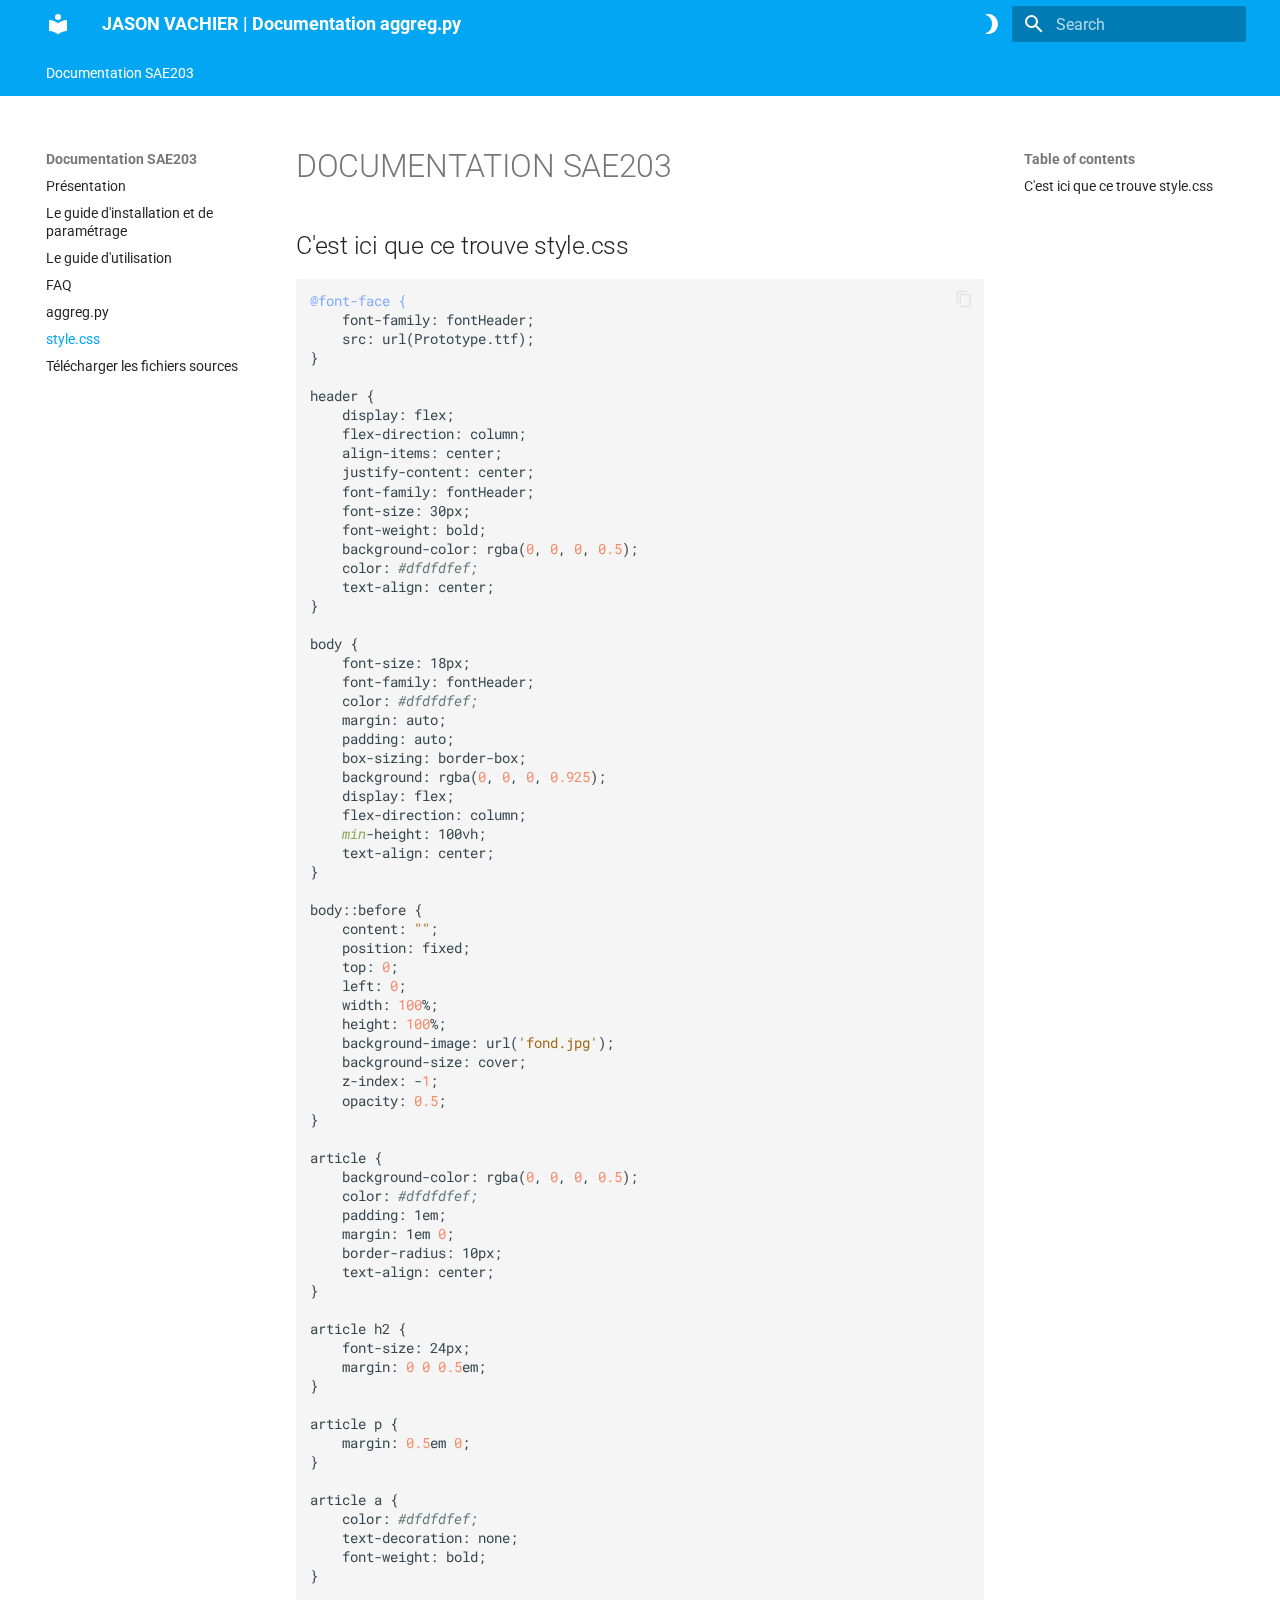
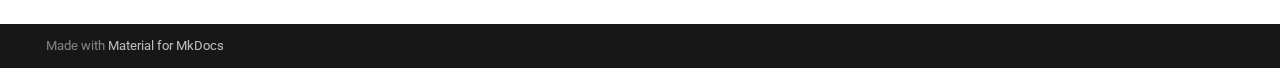
<file: StyleCss/index.html>
<!doctype html>
<html lang="en" class="no-js">
  <head>
    
      <meta charset="utf-8">
      <meta name="viewport" content="width=device-width,initial-scale=1">
      
      
      
      
        <link rel="prev" href="../AggregPy/">
      
      
        <link rel="next" href="../dl/">
      
      
      <link rel="icon" href="../assets/images/favicon.png">
      <meta name="generator" content="mkdocs-1.6.0, mkdocs-material-9.5.27">
    
    
      
        <title>style.css - JASON VACHIER | Documentation aggreg.py</title>
      
    
    
      <link rel="stylesheet" href="../assets/stylesheets/main.6543a935.min.css">
      
        
        <link rel="stylesheet" href="../assets/stylesheets/palette.06af60db.min.css">
      
      


    
    
      
    
    
      
        
        
        <link rel="preconnect" href="https://fonts.gstatic.com" crossorigin>
        <link rel="stylesheet" href="https://fonts.googleapis.com/css?family=Roboto:300,300i,400,400i,700,700i%7CRoboto+Mono:400,400i,700,700i&display=fallback">
        <style>:root{--md-text-font:"Roboto";--md-code-font:"Roboto Mono"}</style>
      
    
    
      <link rel="stylesheet" href="../css/night-owl.css">
    
    <script>__md_scope=new URL("..",location),__md_hash=e=>[...e].reduce((e,_)=>(e<<5)-e+_.charCodeAt(0),0),__md_get=(e,_=localStorage,t=__md_scope)=>JSON.parse(_.getItem(t.pathname+"."+e)),__md_set=(e,_,t=localStorage,a=__md_scope)=>{try{t.setItem(a.pathname+"."+e,JSON.stringify(_))}catch(e){}}</script>
    
      

    
    
    
  </head>
  
  
    
    
      
    
    
    
    
    <body dir="ltr" data-md-color-scheme="default" data-md-color-primary="light-blue" data-md-color-accent="blue">
  
    
    <input class="md-toggle" data-md-toggle="drawer" type="checkbox" id="__drawer" autocomplete="off">
    <input class="md-toggle" data-md-toggle="search" type="checkbox" id="__search" autocomplete="off">
    <label class="md-overlay" for="__drawer"></label>
    <div data-md-component="skip">
      
        
        <a href="#documentation-sae203" class="md-skip">
          Skip to content
        </a>
      
    </div>
    <div data-md-component="announce">
      
    </div>
    
    
      

<header class="md-header" data-md-component="header">
  <nav class="md-header__inner md-grid" aria-label="Header">
    <a href=".." title="JASON VACHIER | Documentation aggreg.py" class="md-header__button md-logo" aria-label="JASON VACHIER | Documentation aggreg.py" data-md-component="logo">
      
  
  <svg xmlns="http://www.w3.org/2000/svg" viewBox="0 0 24 24"><path d="M12 8a3 3 0 0 0 3-3 3 3 0 0 0-3-3 3 3 0 0 0-3 3 3 3 0 0 0 3 3m0 3.54C9.64 9.35 6.5 8 3 8v11c3.5 0 6.64 1.35 9 3.54 2.36-2.19 5.5-3.54 9-3.54V8c-3.5 0-6.64 1.35-9 3.54Z"/></svg>

    </a>
    <label class="md-header__button md-icon" for="__drawer">
      
      <svg xmlns="http://www.w3.org/2000/svg" viewBox="0 0 24 24"><path d="M3 6h18v2H3V6m0 5h18v2H3v-2m0 5h18v2H3v-2Z"/></svg>
    </label>
    <div class="md-header__title" data-md-component="header-title">
      <div class="md-header__ellipsis">
        <div class="md-header__topic">
          <span class="md-ellipsis">
            JASON VACHIER | Documentation aggreg.py
          </span>
        </div>
        <div class="md-header__topic" data-md-component="header-topic">
          <span class="md-ellipsis">
            
              style.css
            
          </span>
        </div>
      </div>
    </div>
    
      
        <form class="md-header__option" data-md-component="palette">
  
    
    
    
    <input class="md-option" data-md-color-media="" data-md-color-scheme="default" data-md-color-primary="light-blue" data-md-color-accent="blue"  aria-label="Switch to dark mode"  type="radio" name="__palette" id="__palette_0">
    
      <label class="md-header__button md-icon" title="Switch to dark mode" for="__palette_1" hidden>
        <svg xmlns="http://www.w3.org/2000/svg" viewBox="0 0 24 24"><path d="M12 2a9.91 9.91 0 0 0-3 .46 10 10 0 0 1 0 19.08A10 10 0 1 0 12 2Z"/></svg>
      </label>
    
  
    
    
    
    <input class="md-option" data-md-color-media="" data-md-color-scheme="slate" data-md-color-primary="light-blue" data-md-color-accent="lime"  aria-label="Switch to light mode"  type="radio" name="__palette" id="__palette_1">
    
      <label class="md-header__button md-icon" title="Switch to light mode" for="__palette_0" hidden>
        <svg xmlns="http://www.w3.org/2000/svg" viewBox="0 0 24 24"><path d="m3.55 19.09 1.41 1.41 1.8-1.79-1.42-1.42M12 6c-3.31 0-6 2.69-6 6s2.69 6 6 6 6-2.69 6-6c0-3.32-2.69-6-6-6m8 7h3v-2h-3m-2.76 7.71 1.8 1.79 1.41-1.41-1.79-1.8M20.45 5l-1.41-1.4-1.8 1.79 1.42 1.42M13 1h-2v3h2M6.76 5.39 4.96 3.6 3.55 5l1.79 1.81 1.42-1.42M1 13h3v-2H1m12 9h-2v3h2"/></svg>
      </label>
    
  
</form>
      
    
    
      <script>var media,input,key,value,palette=__md_get("__palette");if(palette&&palette.color){"(prefers-color-scheme)"===palette.color.media&&(media=matchMedia("(prefers-color-scheme: light)"),input=document.querySelector(media.matches?"[data-md-color-media='(prefers-color-scheme: light)']":"[data-md-color-media='(prefers-color-scheme: dark)']"),palette.color.media=input.getAttribute("data-md-color-media"),palette.color.scheme=input.getAttribute("data-md-color-scheme"),palette.color.primary=input.getAttribute("data-md-color-primary"),palette.color.accent=input.getAttribute("data-md-color-accent"));for([key,value]of Object.entries(palette.color))document.body.setAttribute("data-md-color-"+key,value)}</script>
    
    
    
      <label class="md-header__button md-icon" for="__search">
        
        <svg xmlns="http://www.w3.org/2000/svg" viewBox="0 0 24 24"><path d="M9.5 3A6.5 6.5 0 0 1 16 9.5c0 1.61-.59 3.09-1.56 4.23l.27.27h.79l5 5-1.5 1.5-5-5v-.79l-.27-.27A6.516 6.516 0 0 1 9.5 16 6.5 6.5 0 0 1 3 9.5 6.5 6.5 0 0 1 9.5 3m0 2C7 5 5 7 5 9.5S7 14 9.5 14 14 12 14 9.5 12 5 9.5 5Z"/></svg>
      </label>
      <div class="md-search" data-md-component="search" role="dialog">
  <label class="md-search__overlay" for="__search"></label>
  <div class="md-search__inner" role="search">
    <form class="md-search__form" name="search">
      <input type="text" class="md-search__input" name="query" aria-label="Search" placeholder="Search" autocapitalize="off" autocorrect="off" autocomplete="off" spellcheck="false" data-md-component="search-query" required>
      <label class="md-search__icon md-icon" for="__search">
        
        <svg xmlns="http://www.w3.org/2000/svg" viewBox="0 0 24 24"><path d="M9.5 3A6.5 6.5 0 0 1 16 9.5c0 1.61-.59 3.09-1.56 4.23l.27.27h.79l5 5-1.5 1.5-5-5v-.79l-.27-.27A6.516 6.516 0 0 1 9.5 16 6.5 6.5 0 0 1 3 9.5 6.5 6.5 0 0 1 9.5 3m0 2C7 5 5 7 5 9.5S7 14 9.5 14 14 12 14 9.5 12 5 9.5 5Z"/></svg>
        
        <svg xmlns="http://www.w3.org/2000/svg" viewBox="0 0 24 24"><path d="M20 11v2H8l5.5 5.5-1.42 1.42L4.16 12l7.92-7.92L13.5 5.5 8 11h12Z"/></svg>
      </label>
      <nav class="md-search__options" aria-label="Search">
        
        <button type="reset" class="md-search__icon md-icon" title="Clear" aria-label="Clear" tabindex="-1">
          
          <svg xmlns="http://www.w3.org/2000/svg" viewBox="0 0 24 24"><path d="M19 6.41 17.59 5 12 10.59 6.41 5 5 6.41 10.59 12 5 17.59 6.41 19 12 13.41 17.59 19 19 17.59 13.41 12 19 6.41Z"/></svg>
        </button>
      </nav>
      
        <div class="md-search__suggest" data-md-component="search-suggest"></div>
      
    </form>
    <div class="md-search__output">
      <div class="md-search__scrollwrap" tabindex="0" data-md-scrollfix>
        <div class="md-search-result" data-md-component="search-result">
          <div class="md-search-result__meta">
            Initializing search
          </div>
          <ol class="md-search-result__list" role="presentation"></ol>
        </div>
      </div>
    </div>
  </div>
</div>
    
    
  </nav>
  
</header>
    
    <div class="md-container" data-md-component="container">
      
      
        
          
            
<nav class="md-tabs" aria-label="Tabs" data-md-component="tabs">
  <div class="md-grid">
    <ul class="md-tabs__list">
      
        
  
  
    
  
  
    
    
      <li class="md-tabs__item md-tabs__item--active">
        <a href=".." class="md-tabs__link">
          
  
  Documentation SAE203

        </a>
      </li>
    
  

      
    </ul>
  </div>
</nav>
          
        
      
      <main class="md-main" data-md-component="main">
        <div class="md-main__inner md-grid">
          
            
              
              <div class="md-sidebar md-sidebar--primary" data-md-component="sidebar" data-md-type="navigation" >
                <div class="md-sidebar__scrollwrap">
                  <div class="md-sidebar__inner">
                    


  


<nav class="md-nav md-nav--primary md-nav--lifted" aria-label="Navigation" data-md-level="0">
  <label class="md-nav__title" for="__drawer">
    <a href=".." title="JASON VACHIER | Documentation aggreg.py" class="md-nav__button md-logo" aria-label="JASON VACHIER | Documentation aggreg.py" data-md-component="logo">
      
  
  <svg xmlns="http://www.w3.org/2000/svg" viewBox="0 0 24 24"><path d="M12 8a3 3 0 0 0 3-3 3 3 0 0 0-3-3 3 3 0 0 0-3 3 3 3 0 0 0 3 3m0 3.54C9.64 9.35 6.5 8 3 8v11c3.5 0 6.64 1.35 9 3.54 2.36-2.19 5.5-3.54 9-3.54V8c-3.5 0-6.64 1.35-9 3.54Z"/></svg>

    </a>
    JASON VACHIER | Documentation aggreg.py
  </label>
  
  <ul class="md-nav__list" data-md-scrollfix>
    
      
      
  
  
    
  
  
  
    
    
    
      
        
        
      
      
        
      
    
    
    <li class="md-nav__item md-nav__item--active md-nav__item--section md-nav__item--nested">
      
        
        
        <input class="md-nav__toggle md-toggle " type="checkbox" id="__nav_1" checked>
        
          
          <label class="md-nav__link" for="__nav_1" id="__nav_1_label" tabindex="">
            
  
  <span class="md-ellipsis">
    Documentation SAE203
  </span>
  

            <span class="md-nav__icon md-icon"></span>
          </label>
        
        <nav class="md-nav" data-md-level="1" aria-labelledby="__nav_1_label" aria-expanded="true">
          <label class="md-nav__title" for="__nav_1">
            <span class="md-nav__icon md-icon"></span>
            Documentation SAE203
          </label>
          <ul class="md-nav__list" data-md-scrollfix>
            
              
                
  
  
  
  
    <li class="md-nav__item">
      <a href=".." class="md-nav__link">
        
  
  <span class="md-ellipsis">
    Présentation
  </span>
  

      </a>
    </li>
  

              
            
              
                
  
  
  
  
    <li class="md-nav__item">
      <a href="../Etape1/" class="md-nav__link">
        
  
  <span class="md-ellipsis">
    Le guide d'installation et de paramétrage
  </span>
  

      </a>
    </li>
  

              
            
              
                
  
  
  
  
    <li class="md-nav__item">
      <a href="../Etape2/" class="md-nav__link">
        
  
  <span class="md-ellipsis">
    Le guide d'utilisation
  </span>
  

      </a>
    </li>
  

              
            
              
                
  
  
  
  
    <li class="md-nav__item">
      <a href="../faq/" class="md-nav__link">
        
  
  <span class="md-ellipsis">
    FAQ
  </span>
  

      </a>
    </li>
  

              
            
              
                
  
  
  
  
    <li class="md-nav__item">
      <a href="../AggregPy/" class="md-nav__link">
        
  
  <span class="md-ellipsis">
    aggreg.py
  </span>
  

      </a>
    </li>
  

              
            
              
                
  
  
    
  
  
  
    <li class="md-nav__item md-nav__item--active">
      
      <input class="md-nav__toggle md-toggle" type="checkbox" id="__toc">
      
      
        
      
      
        <label class="md-nav__link md-nav__link--active" for="__toc">
          
  
  <span class="md-ellipsis">
    style.css
  </span>
  

          <span class="md-nav__icon md-icon"></span>
        </label>
      
      <a href="./" class="md-nav__link md-nav__link--active">
        
  
  <span class="md-ellipsis">
    style.css
  </span>
  

      </a>
      
        

<nav class="md-nav md-nav--secondary" aria-label="Table of contents">
  
  
  
    
  
  
    <label class="md-nav__title" for="__toc">
      <span class="md-nav__icon md-icon"></span>
      Table of contents
    </label>
    <ul class="md-nav__list" data-md-component="toc" data-md-scrollfix>
      
        <li class="md-nav__item">
  <a href="#cest-ici-que-ce-trouve-stylecss" class="md-nav__link">
    <span class="md-ellipsis">
      C'est ici que ce trouve style.css
    </span>
  </a>
  
</li>
      
    </ul>
  
</nav>
      
    </li>
  

              
            
              
                
  
  
  
  
    <li class="md-nav__item">
      <a href="../dl/" class="md-nav__link">
        
  
  <span class="md-ellipsis">
    Télécharger les fichiers sources
  </span>
  

      </a>
    </li>
  

              
            
          </ul>
        </nav>
      
    </li>
  

    
  </ul>
</nav>
                  </div>
                </div>
              </div>
            
            
              
              <div class="md-sidebar md-sidebar--secondary" data-md-component="sidebar" data-md-type="toc" >
                <div class="md-sidebar__scrollwrap">
                  <div class="md-sidebar__inner">
                    

<nav class="md-nav md-nav--secondary" aria-label="Table of contents">
  
  
  
    
  
  
    <label class="md-nav__title" for="__toc">
      <span class="md-nav__icon md-icon"></span>
      Table of contents
    </label>
    <ul class="md-nav__list" data-md-component="toc" data-md-scrollfix>
      
        <li class="md-nav__item">
  <a href="#cest-ici-que-ce-trouve-stylecss" class="md-nav__link">
    <span class="md-ellipsis">
      C'est ici que ce trouve style.css
    </span>
  </a>
  
</li>
      
    </ul>
  
</nav>
                  </div>
                </div>
              </div>
            
          
          
            <div class="md-content" data-md-component="content">
              <article class="md-content__inner md-typeset">
                
                  


<h1 id="documentation-sae203">DOCUMENTATION SAE203</h1>
<h2 id="cest-ici-que-ce-trouve-stylecss">C'est ici que ce trouve style.css</h2>
<pre><code>@font-face {
    font-family: fontHeader;
    src: url(Prototype.ttf);
}

header {    
    display: flex;
    flex-direction: column; 
    align-items: center; 
    justify-content: center; 
    font-family: fontHeader;
    font-size: 30px;
    font-weight: bold;
    background-color: rgba(0, 0, 0, 0.5);
    color: #dfdfdfef;
    text-align: center;
}

body {
    font-size: 18px;
    font-family: fontHeader;
    color: #dfdfdfef;
    margin: auto;
    padding: auto;
    box-sizing: border-box;
    background: rgba(0, 0, 0, 0.925); 
    display: flex;
    flex-direction: column;
    min-height: 100vh;
    text-align: center; 
}

body::before {
    content: "";
    position: fixed;
    top: 0;
    left: 0;
    width: 100%;
    height: 100%;
    background-image: url('fond.jpg');
    background-size: cover; 
    z-index: -1; 
    opacity: 0.5; 
}

article {
    background-color: rgba(0, 0, 0, 0.5);
    color: #dfdfdfef;
    padding: 1em;
    margin: 1em 0;
    border-radius: 10px;
    text-align: center; 
}

article h2 {
    font-size: 24px;
    margin: 0 0 0.5em;
}

article p {
    margin: 0.5em 0;
}

article a {
    color: #dfdfdfef;
    text-decoration: none;
    font-weight: bold;
}
</code></pre>












                
              </article>
            </div>
          
          
  <script>var tabs=__md_get("__tabs");if(Array.isArray(tabs))e:for(var set of document.querySelectorAll(".tabbed-set")){var tab,labels=set.querySelector(".tabbed-labels");for(tab of tabs)for(var label of labels.getElementsByTagName("label"))if(label.innerText.trim()===tab){var input=document.getElementById(label.htmlFor);input.checked=!0;continue e}}</script>

<script>var target=document.getElementById(location.hash.slice(1));target&&target.name&&(target.checked=target.name.startsWith("__tabbed_"))</script>
        </div>
        
      </main>
      
        <footer class="md-footer">
  
  <div class="md-footer-meta md-typeset">
    <div class="md-footer-meta__inner md-grid">
      <div class="md-copyright">
  
  
    Made with
    <a href="https://squidfunk.github.io/mkdocs-material/" target="_blank" rel="noopener">
      Material for MkDocs
    </a>
  
</div>
      
    </div>
  </div>
</footer>
      
    </div>
    <div class="md-dialog" data-md-component="dialog">
      <div class="md-dialog__inner md-typeset"></div>
    </div>
    
    
    <script id="__config" type="application/json">{"base": "..", "features": ["navigation.tabs", "navigation.sections", "search.suggest", "search.highlight", "content.tabs.link", "content.code.annotation", "content.code.copy"], "search": "../assets/javascripts/workers/search.b8dbb3d2.min.js", "translations": {"clipboard.copied": "Copied to clipboard", "clipboard.copy": "Copy to clipboard", "search.result.more.one": "1 more on this page", "search.result.more.other": "# more on this page", "search.result.none": "No matching documents", "search.result.one": "1 matching document", "search.result.other": "# matching documents", "search.result.placeholder": "Type to start searching", "search.result.term.missing": "Missing", "select.version": "Select version"}}</script>
    
    
      <script src="../assets/javascripts/bundle.ad660dcc.min.js"></script>
      
        <script src="../js/highlight.js"></script>
      
        <script src="../js/highlight-init.js"></script>
      
    
  </body>
</html>
</file>
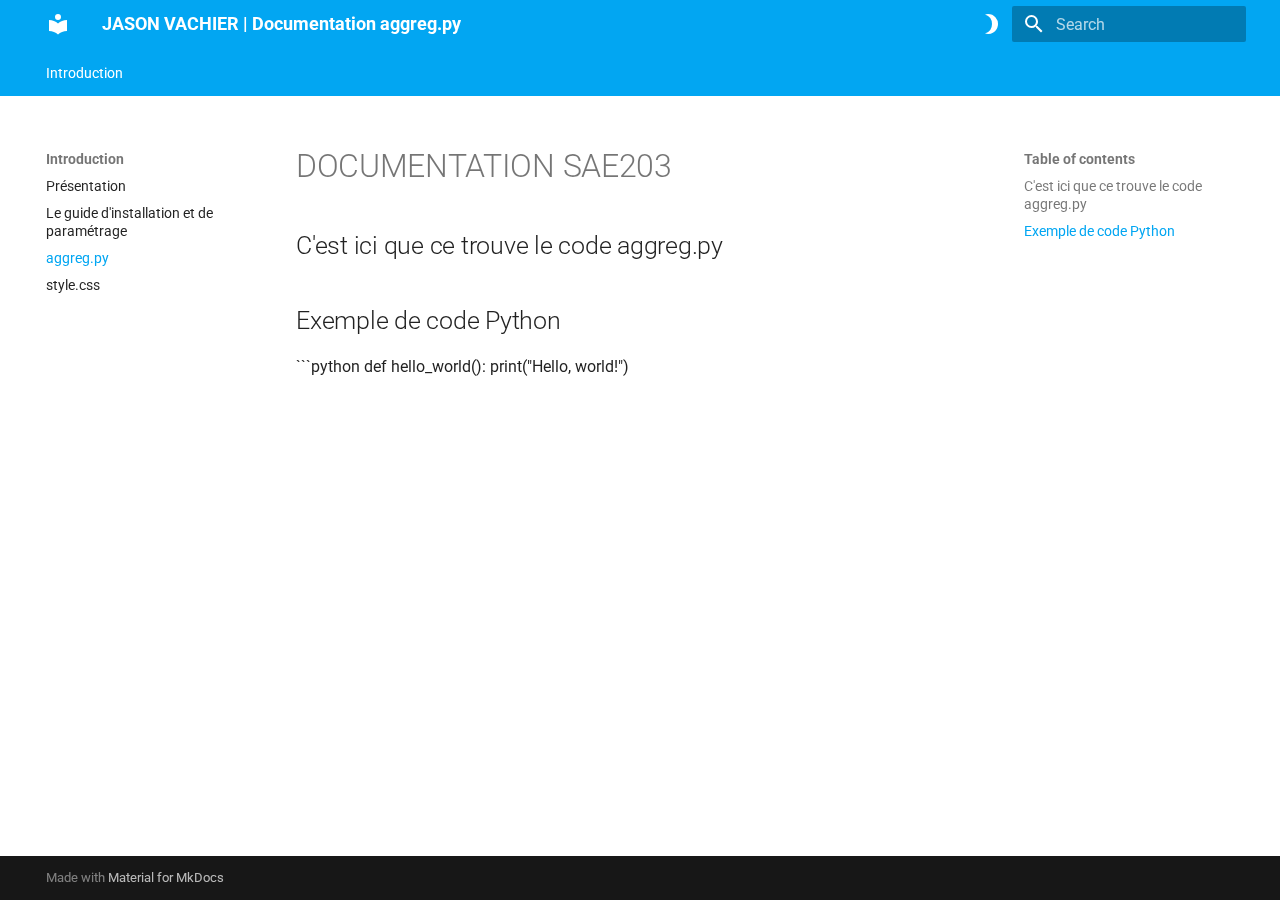
<file: site/AggregPy/index.html>
<!doctype html>
<html lang="en" class="no-js">
  <head>
    
      <meta charset="utf-8">
      <meta name="viewport" content="width=device-width,initial-scale=1">
      
      
      
      
        <link rel="prev" href="../Etape1/">
      
      
        <link rel="next" href="../StyleCss/">
      
      
      <link rel="icon" href="../assets/images/favicon.png">
      <meta name="generator" content="mkdocs-1.6.0, mkdocs-material-9.5.26">
    
    
      
        <title>aggreg.py - JASON VACHIER | Documentation aggreg.py</title>
      
    
    
      <link rel="stylesheet" href="../assets/stylesheets/main.6543a935.min.css">
      
        
        <link rel="stylesheet" href="../assets/stylesheets/palette.06af60db.min.css">
      
      


    
    
      
    
    
      
        
        
        <link rel="preconnect" href="https://fonts.gstatic.com" crossorigin>
        <link rel="stylesheet" href="https://fonts.googleapis.com/css?family=Roboto:300,300i,400,400i,700,700i%7CRoboto+Mono:400,400i,700,700i&display=fallback">
        <style>:root{--md-text-font:"Roboto";--md-code-font:"Roboto Mono"}</style>
      
    
    
      <link rel="stylesheet" href="../css/night-owl.css">
    
    <script>__md_scope=new URL("..",location),__md_hash=e=>[...e].reduce((e,_)=>(e<<5)-e+_.charCodeAt(0),0),__md_get=(e,_=localStorage,t=__md_scope)=>JSON.parse(_.getItem(t.pathname+"."+e)),__md_set=(e,_,t=localStorage,a=__md_scope)=>{try{t.setItem(a.pathname+"."+e,JSON.stringify(_))}catch(e){}}</script>
    
      

    
    
    
  </head>
  
  
    
    
      
    
    
    
    
    <body dir="ltr" data-md-color-scheme="default" data-md-color-primary="light-blue" data-md-color-accent="blue">
  
    
    <input class="md-toggle" data-md-toggle="drawer" type="checkbox" id="__drawer" autocomplete="off">
    <input class="md-toggle" data-md-toggle="search" type="checkbox" id="__search" autocomplete="off">
    <label class="md-overlay" for="__drawer"></label>
    <div data-md-component="skip">
      
        
        <a href="#documentation-sae203" class="md-skip">
          Skip to content
        </a>
      
    </div>
    <div data-md-component="announce">
      
    </div>
    
    
      

<header class="md-header" data-md-component="header">
  <nav class="md-header__inner md-grid" aria-label="Header">
    <a href=".." title="JASON VACHIER | Documentation aggreg.py" class="md-header__button md-logo" aria-label="JASON VACHIER | Documentation aggreg.py" data-md-component="logo">
      
  
  <svg xmlns="http://www.w3.org/2000/svg" viewBox="0 0 24 24"><path d="M12 8a3 3 0 0 0 3-3 3 3 0 0 0-3-3 3 3 0 0 0-3 3 3 3 0 0 0 3 3m0 3.54C9.64 9.35 6.5 8 3 8v11c3.5 0 6.64 1.35 9 3.54 2.36-2.19 5.5-3.54 9-3.54V8c-3.5 0-6.64 1.35-9 3.54Z"/></svg>

    </a>
    <label class="md-header__button md-icon" for="__drawer">
      
      <svg xmlns="http://www.w3.org/2000/svg" viewBox="0 0 24 24"><path d="M3 6h18v2H3V6m0 5h18v2H3v-2m0 5h18v2H3v-2Z"/></svg>
    </label>
    <div class="md-header__title" data-md-component="header-title">
      <div class="md-header__ellipsis">
        <div class="md-header__topic">
          <span class="md-ellipsis">
            JASON VACHIER | Documentation aggreg.py
          </span>
        </div>
        <div class="md-header__topic" data-md-component="header-topic">
          <span class="md-ellipsis">
            
              aggreg.py
            
          </span>
        </div>
      </div>
    </div>
    
      
        <form class="md-header__option" data-md-component="palette">
  
    
    
    
    <input class="md-option" data-md-color-media="" data-md-color-scheme="default" data-md-color-primary="light-blue" data-md-color-accent="blue"  aria-label="Switch to dark mode"  type="radio" name="__palette" id="__palette_0">
    
      <label class="md-header__button md-icon" title="Switch to dark mode" for="__palette_1" hidden>
        <svg xmlns="http://www.w3.org/2000/svg" viewBox="0 0 24 24"><path d="M12 2a9.91 9.91 0 0 0-3 .46 10 10 0 0 1 0 19.08A10 10 0 1 0 12 2Z"/></svg>
      </label>
    
  
    
    
    
    <input class="md-option" data-md-color-media="" data-md-color-scheme="slate" data-md-color-primary="light-blue" data-md-color-accent="lime"  aria-label="Switch to light mode"  type="radio" name="__palette" id="__palette_1">
    
      <label class="md-header__button md-icon" title="Switch to light mode" for="__palette_0" hidden>
        <svg xmlns="http://www.w3.org/2000/svg" viewBox="0 0 24 24"><path d="m3.55 19.09 1.41 1.41 1.8-1.79-1.42-1.42M12 6c-3.31 0-6 2.69-6 6s2.69 6 6 6 6-2.69 6-6c0-3.32-2.69-6-6-6m8 7h3v-2h-3m-2.76 7.71 1.8 1.79 1.41-1.41-1.79-1.8M20.45 5l-1.41-1.4-1.8 1.79 1.42 1.42M13 1h-2v3h2M6.76 5.39 4.96 3.6 3.55 5l1.79 1.81 1.42-1.42M1 13h3v-2H1m12 9h-2v3h2"/></svg>
      </label>
    
  
</form>
      
    
    
      <script>var media,input,key,value,palette=__md_get("__palette");if(palette&&palette.color){"(prefers-color-scheme)"===palette.color.media&&(media=matchMedia("(prefers-color-scheme: light)"),input=document.querySelector(media.matches?"[data-md-color-media='(prefers-color-scheme: light)']":"[data-md-color-media='(prefers-color-scheme: dark)']"),palette.color.media=input.getAttribute("data-md-color-media"),palette.color.scheme=input.getAttribute("data-md-color-scheme"),palette.color.primary=input.getAttribute("data-md-color-primary"),palette.color.accent=input.getAttribute("data-md-color-accent"));for([key,value]of Object.entries(palette.color))document.body.setAttribute("data-md-color-"+key,value)}</script>
    
    
    
      <label class="md-header__button md-icon" for="__search">
        
        <svg xmlns="http://www.w3.org/2000/svg" viewBox="0 0 24 24"><path d="M9.5 3A6.5 6.5 0 0 1 16 9.5c0 1.61-.59 3.09-1.56 4.23l.27.27h.79l5 5-1.5 1.5-5-5v-.79l-.27-.27A6.516 6.516 0 0 1 9.5 16 6.5 6.5 0 0 1 3 9.5 6.5 6.5 0 0 1 9.5 3m0 2C7 5 5 7 5 9.5S7 14 9.5 14 14 12 14 9.5 12 5 9.5 5Z"/></svg>
      </label>
      <div class="md-search" data-md-component="search" role="dialog">
  <label class="md-search__overlay" for="__search"></label>
  <div class="md-search__inner" role="search">
    <form class="md-search__form" name="search">
      <input type="text" class="md-search__input" name="query" aria-label="Search" placeholder="Search" autocapitalize="off" autocorrect="off" autocomplete="off" spellcheck="false" data-md-component="search-query" required>
      <label class="md-search__icon md-icon" for="__search">
        
        <svg xmlns="http://www.w3.org/2000/svg" viewBox="0 0 24 24"><path d="M9.5 3A6.5 6.5 0 0 1 16 9.5c0 1.61-.59 3.09-1.56 4.23l.27.27h.79l5 5-1.5 1.5-5-5v-.79l-.27-.27A6.516 6.516 0 0 1 9.5 16 6.5 6.5 0 0 1 3 9.5 6.5 6.5 0 0 1 9.5 3m0 2C7 5 5 7 5 9.5S7 14 9.5 14 14 12 14 9.5 12 5 9.5 5Z"/></svg>
        
        <svg xmlns="http://www.w3.org/2000/svg" viewBox="0 0 24 24"><path d="M20 11v2H8l5.5 5.5-1.42 1.42L4.16 12l7.92-7.92L13.5 5.5 8 11h12Z"/></svg>
      </label>
      <nav class="md-search__options" aria-label="Search">
        
        <button type="reset" class="md-search__icon md-icon" title="Clear" aria-label="Clear" tabindex="-1">
          
          <svg xmlns="http://www.w3.org/2000/svg" viewBox="0 0 24 24"><path d="M19 6.41 17.59 5 12 10.59 6.41 5 5 6.41 10.59 12 5 17.59 6.41 19 12 13.41 17.59 19 19 17.59 13.41 12 19 6.41Z"/></svg>
        </button>
      </nav>
      
        <div class="md-search__suggest" data-md-component="search-suggest"></div>
      
    </form>
    <div class="md-search__output">
      <div class="md-search__scrollwrap" tabindex="0" data-md-scrollfix>
        <div class="md-search-result" data-md-component="search-result">
          <div class="md-search-result__meta">
            Initializing search
          </div>
          <ol class="md-search-result__list" role="presentation"></ol>
        </div>
      </div>
    </div>
  </div>
</div>
    
    
  </nav>
  
</header>
    
    <div class="md-container" data-md-component="container">
      
      
        
          
            
<nav class="md-tabs" aria-label="Tabs" data-md-component="tabs">
  <div class="md-grid">
    <ul class="md-tabs__list">
      
        
  
  
    
  
  
    
    
      <li class="md-tabs__item md-tabs__item--active">
        <a href=".." class="md-tabs__link">
          
  
  Introduction

        </a>
      </li>
    
  

      
    </ul>
  </div>
</nav>
          
        
      
      <main class="md-main" data-md-component="main">
        <div class="md-main__inner md-grid">
          
            
              
              <div class="md-sidebar md-sidebar--primary" data-md-component="sidebar" data-md-type="navigation" >
                <div class="md-sidebar__scrollwrap">
                  <div class="md-sidebar__inner">
                    


  


<nav class="md-nav md-nav--primary md-nav--lifted" aria-label="Navigation" data-md-level="0">
  <label class="md-nav__title" for="__drawer">
    <a href=".." title="JASON VACHIER | Documentation aggreg.py" class="md-nav__button md-logo" aria-label="JASON VACHIER | Documentation aggreg.py" data-md-component="logo">
      
  
  <svg xmlns="http://www.w3.org/2000/svg" viewBox="0 0 24 24"><path d="M12 8a3 3 0 0 0 3-3 3 3 0 0 0-3-3 3 3 0 0 0-3 3 3 3 0 0 0 3 3m0 3.54C9.64 9.35 6.5 8 3 8v11c3.5 0 6.64 1.35 9 3.54 2.36-2.19 5.5-3.54 9-3.54V8c-3.5 0-6.64 1.35-9 3.54Z"/></svg>

    </a>
    JASON VACHIER | Documentation aggreg.py
  </label>
  
  <ul class="md-nav__list" data-md-scrollfix>
    
      
      
  
  
    
  
  
  
    
    
    
      
        
        
      
      
        
      
    
    
    <li class="md-nav__item md-nav__item--active md-nav__item--section md-nav__item--nested">
      
        
        
        <input class="md-nav__toggle md-toggle " type="checkbox" id="__nav_1" checked>
        
          
          <label class="md-nav__link" for="__nav_1" id="__nav_1_label" tabindex="">
            
  
  <span class="md-ellipsis">
    Introduction
  </span>
  

            <span class="md-nav__icon md-icon"></span>
          </label>
        
        <nav class="md-nav" data-md-level="1" aria-labelledby="__nav_1_label" aria-expanded="true">
          <label class="md-nav__title" for="__nav_1">
            <span class="md-nav__icon md-icon"></span>
            Introduction
          </label>
          <ul class="md-nav__list" data-md-scrollfix>
            
              
                
  
  
  
  
    <li class="md-nav__item">
      <a href=".." class="md-nav__link">
        
  
  <span class="md-ellipsis">
    Présentation
  </span>
  

      </a>
    </li>
  

              
            
              
                
  
  
  
  
    <li class="md-nav__item">
      <a href="../Etape1/" class="md-nav__link">
        
  
  <span class="md-ellipsis">
    Le guide d'installation et de paramétrage
  </span>
  

      </a>
    </li>
  

              
            
              
                
  
  
    
  
  
  
    <li class="md-nav__item md-nav__item--active">
      
      <input class="md-nav__toggle md-toggle" type="checkbox" id="__toc">
      
      
        
      
      
        <label class="md-nav__link md-nav__link--active" for="__toc">
          
  
  <span class="md-ellipsis">
    aggreg.py
  </span>
  

          <span class="md-nav__icon md-icon"></span>
        </label>
      
      <a href="./" class="md-nav__link md-nav__link--active">
        
  
  <span class="md-ellipsis">
    aggreg.py
  </span>
  

      </a>
      
        

<nav class="md-nav md-nav--secondary" aria-label="Table of contents">
  
  
  
    
  
  
    <label class="md-nav__title" for="__toc">
      <span class="md-nav__icon md-icon"></span>
      Table of contents
    </label>
    <ul class="md-nav__list" data-md-component="toc" data-md-scrollfix>
      
        <li class="md-nav__item">
  <a href="#cest-ici-que-ce-trouve-le-code-aggregpy" class="md-nav__link">
    <span class="md-ellipsis">
      C'est ici que ce trouve le code aggreg.py
    </span>
  </a>
  
</li>
      
        <li class="md-nav__item">
  <a href="#exemple-de-code-python" class="md-nav__link">
    <span class="md-ellipsis">
      Exemple de code Python
    </span>
  </a>
  
</li>
      
    </ul>
  
</nav>
      
    </li>
  

              
            
              
                
  
  
  
  
    <li class="md-nav__item">
      <a href="../StyleCss/" class="md-nav__link">
        
  
  <span class="md-ellipsis">
    style.css
  </span>
  

      </a>
    </li>
  

              
            
          </ul>
        </nav>
      
    </li>
  

    
  </ul>
</nav>
                  </div>
                </div>
              </div>
            
            
              
              <div class="md-sidebar md-sidebar--secondary" data-md-component="sidebar" data-md-type="toc" >
                <div class="md-sidebar__scrollwrap">
                  <div class="md-sidebar__inner">
                    

<nav class="md-nav md-nav--secondary" aria-label="Table of contents">
  
  
  
    
  
  
    <label class="md-nav__title" for="__toc">
      <span class="md-nav__icon md-icon"></span>
      Table of contents
    </label>
    <ul class="md-nav__list" data-md-component="toc" data-md-scrollfix>
      
        <li class="md-nav__item">
  <a href="#cest-ici-que-ce-trouve-le-code-aggregpy" class="md-nav__link">
    <span class="md-ellipsis">
      C'est ici que ce trouve le code aggreg.py
    </span>
  </a>
  
</li>
      
        <li class="md-nav__item">
  <a href="#exemple-de-code-python" class="md-nav__link">
    <span class="md-ellipsis">
      Exemple de code Python
    </span>
  </a>
  
</li>
      
    </ul>
  
</nav>
                  </div>
                </div>
              </div>
            
          
          
            <div class="md-content" data-md-component="content">
              <article class="md-content__inner md-typeset">
                
                  


<h1 id="documentation-sae203">DOCUMENTATION SAE203</h1>
<h2 id="cest-ici-que-ce-trouve-le-code-aggregpy">C'est ici que ce trouve le code aggreg.py</h2>
<h2 id="exemple-de-code-python">Exemple de code Python</h2>
<p>```python
def hello_world():
    print("Hello, world!")</p>












                
              </article>
            </div>
          
          
  <script>var tabs=__md_get("__tabs");if(Array.isArray(tabs))e:for(var set of document.querySelectorAll(".tabbed-set")){var tab,labels=set.querySelector(".tabbed-labels");for(tab of tabs)for(var label of labels.getElementsByTagName("label"))if(label.innerText.trim()===tab){var input=document.getElementById(label.htmlFor);input.checked=!0;continue e}}</script>

<script>var target=document.getElementById(location.hash.slice(1));target&&target.name&&(target.checked=target.name.startsWith("__tabbed_"))</script>
        </div>
        
      </main>
      
        <footer class="md-footer">
  
  <div class="md-footer-meta md-typeset">
    <div class="md-footer-meta__inner md-grid">
      <div class="md-copyright">
  
  
    Made with
    <a href="https://squidfunk.github.io/mkdocs-material/" target="_blank" rel="noopener">
      Material for MkDocs
    </a>
  
</div>
      
    </div>
  </div>
</footer>
      
    </div>
    <div class="md-dialog" data-md-component="dialog">
      <div class="md-dialog__inner md-typeset"></div>
    </div>
    
    
    <script id="__config" type="application/json">{"base": "..", "features": ["navigation.tabs", "navigation.sections", "search.suggest", "search.highlight", "content.tabs.link", "content.code.annotation", "content.code.copy"], "search": "../assets/javascripts/workers/search.b8dbb3d2.min.js", "translations": {"clipboard.copied": "Copied to clipboard", "clipboard.copy": "Copy to clipboard", "search.result.more.one": "1 more on this page", "search.result.more.other": "# more on this page", "search.result.none": "No matching documents", "search.result.one": "1 matching document", "search.result.other": "# matching documents", "search.result.placeholder": "Type to start searching", "search.result.term.missing": "Missing", "select.version": "Select version"}}</script>
    
    
      <script src="../assets/javascripts/bundle.ad660dcc.min.js"></script>
      
        <script src="../js/highlight.min.js"></script>
      
        <script src="../js/highlight-init.js"></script>
      
    
  </body>
</html>
</file>
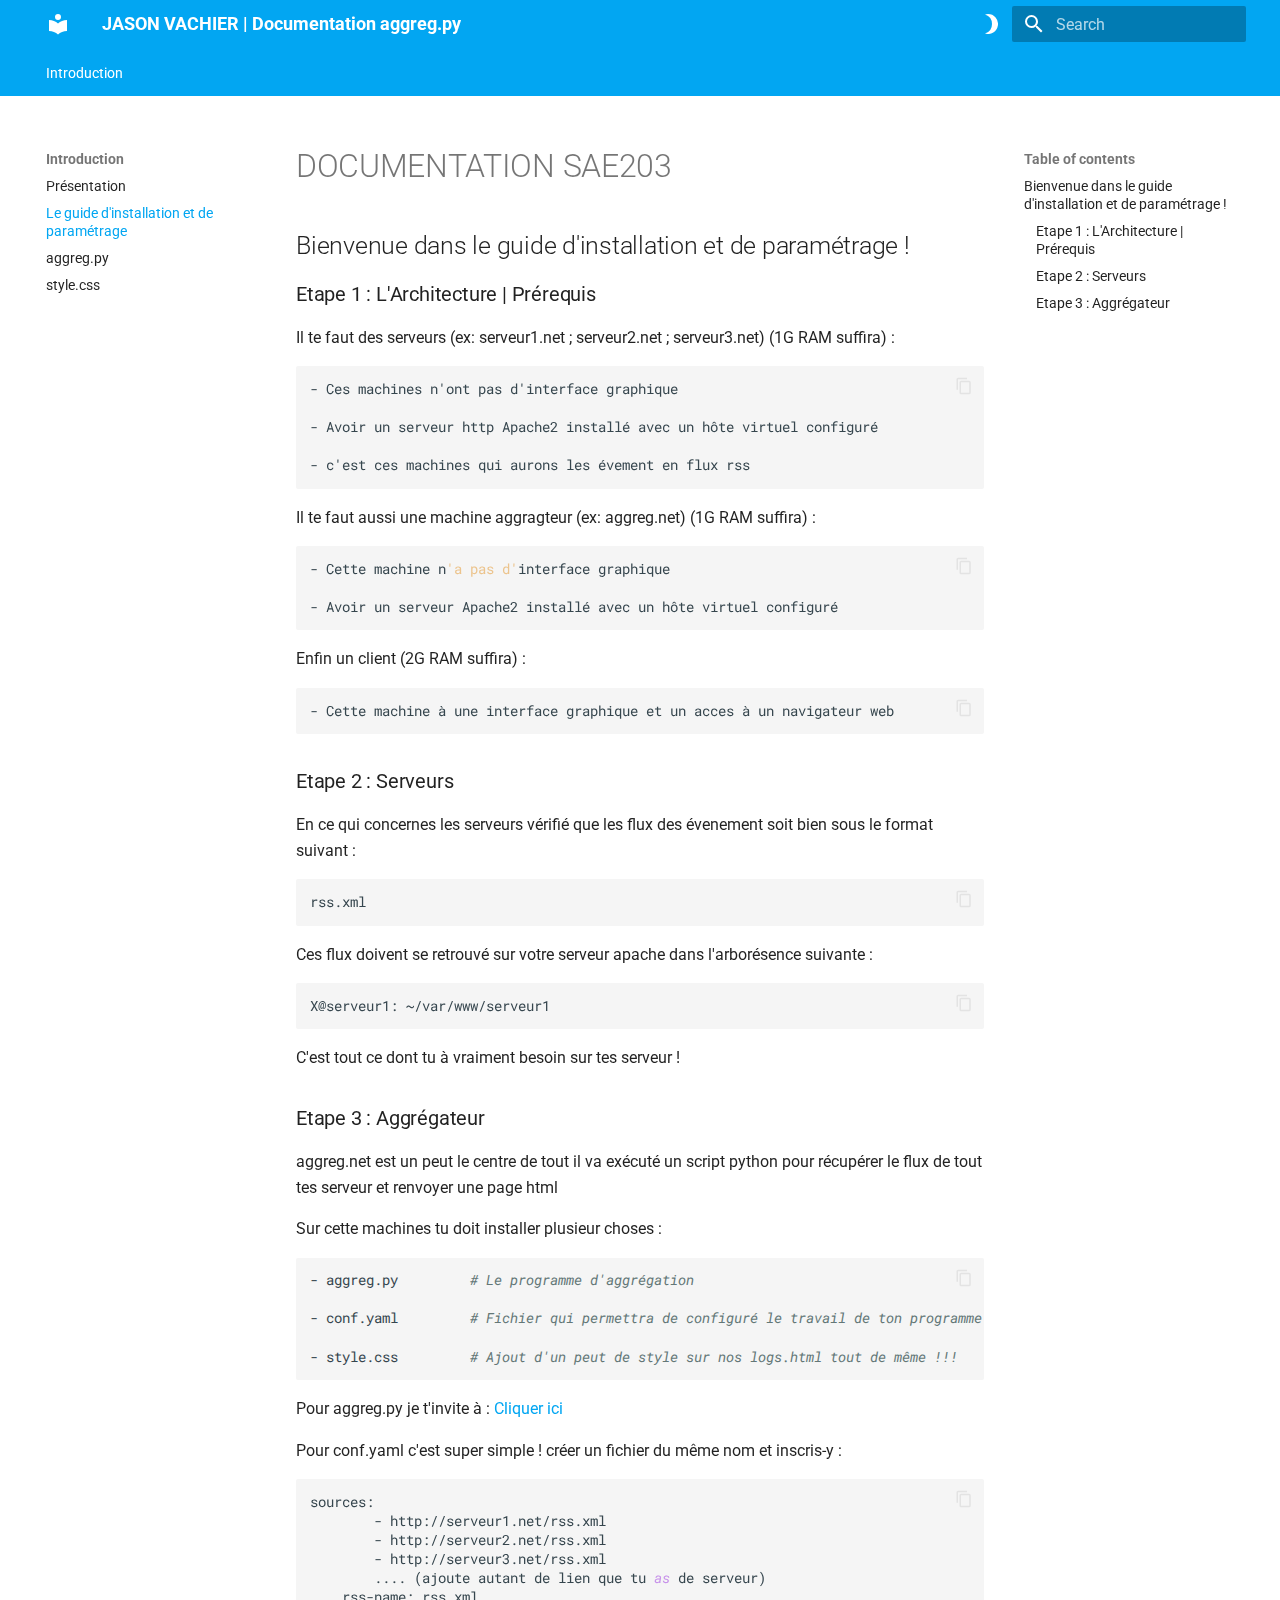
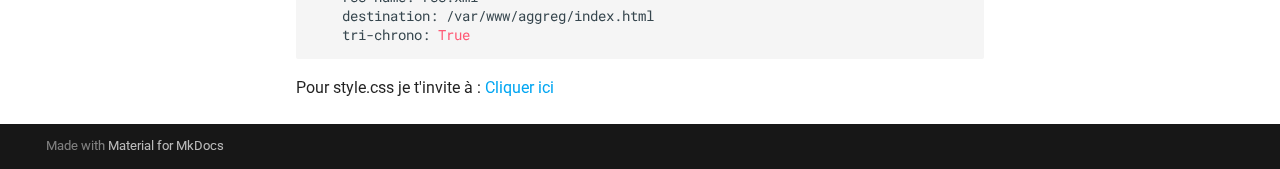
<file: site/Etape1/index.html>
<!doctype html>
<html lang="en" class="no-js">
  <head>
    
      <meta charset="utf-8">
      <meta name="viewport" content="width=device-width,initial-scale=1">
      
      
      
      
        <link rel="prev" href="..">
      
      
        <link rel="next" href="../AggregPy/">
      
      
      <link rel="icon" href="../assets/images/favicon.png">
      <meta name="generator" content="mkdocs-1.6.0, mkdocs-material-9.5.26">
    
    
      
        <title>Le guide d'installation et de paramétrage - JASON VACHIER | Documentation aggreg.py</title>
      
    
    
      <link rel="stylesheet" href="../assets/stylesheets/main.6543a935.min.css">
      
        
        <link rel="stylesheet" href="../assets/stylesheets/palette.06af60db.min.css">
      
      


    
    
      
    
    
      
        
        
        <link rel="preconnect" href="https://fonts.gstatic.com" crossorigin>
        <link rel="stylesheet" href="https://fonts.googleapis.com/css?family=Roboto:300,300i,400,400i,700,700i%7CRoboto+Mono:400,400i,700,700i&display=fallback">
        <style>:root{--md-text-font:"Roboto";--md-code-font:"Roboto Mono"}</style>
      
    
    
      <link rel="stylesheet" href="../css/night-owl.css">
    
    <script>__md_scope=new URL("..",location),__md_hash=e=>[...e].reduce((e,_)=>(e<<5)-e+_.charCodeAt(0),0),__md_get=(e,_=localStorage,t=__md_scope)=>JSON.parse(_.getItem(t.pathname+"."+e)),__md_set=(e,_,t=localStorage,a=__md_scope)=>{try{t.setItem(a.pathname+"."+e,JSON.stringify(_))}catch(e){}}</script>
    
      

    
    
    
  </head>
  
  
    
    
      
    
    
    
    
    <body dir="ltr" data-md-color-scheme="default" data-md-color-primary="light-blue" data-md-color-accent="blue">
  
    
    <input class="md-toggle" data-md-toggle="drawer" type="checkbox" id="__drawer" autocomplete="off">
    <input class="md-toggle" data-md-toggle="search" type="checkbox" id="__search" autocomplete="off">
    <label class="md-overlay" for="__drawer"></label>
    <div data-md-component="skip">
      
        
        <a href="#documentation-sae203" class="md-skip">
          Skip to content
        </a>
      
    </div>
    <div data-md-component="announce">
      
    </div>
    
    
      

<header class="md-header" data-md-component="header">
  <nav class="md-header__inner md-grid" aria-label="Header">
    <a href=".." title="JASON VACHIER | Documentation aggreg.py" class="md-header__button md-logo" aria-label="JASON VACHIER | Documentation aggreg.py" data-md-component="logo">
      
  
  <svg xmlns="http://www.w3.org/2000/svg" viewBox="0 0 24 24"><path d="M12 8a3 3 0 0 0 3-3 3 3 0 0 0-3-3 3 3 0 0 0-3 3 3 3 0 0 0 3 3m0 3.54C9.64 9.35 6.5 8 3 8v11c3.5 0 6.64 1.35 9 3.54 2.36-2.19 5.5-3.54 9-3.54V8c-3.5 0-6.64 1.35-9 3.54Z"/></svg>

    </a>
    <label class="md-header__button md-icon" for="__drawer">
      
      <svg xmlns="http://www.w3.org/2000/svg" viewBox="0 0 24 24"><path d="M3 6h18v2H3V6m0 5h18v2H3v-2m0 5h18v2H3v-2Z"/></svg>
    </label>
    <div class="md-header__title" data-md-component="header-title">
      <div class="md-header__ellipsis">
        <div class="md-header__topic">
          <span class="md-ellipsis">
            JASON VACHIER | Documentation aggreg.py
          </span>
        </div>
        <div class="md-header__topic" data-md-component="header-topic">
          <span class="md-ellipsis">
            
              Le guide d'installation et de paramétrage
            
          </span>
        </div>
      </div>
    </div>
    
      
        <form class="md-header__option" data-md-component="palette">
  
    
    
    
    <input class="md-option" data-md-color-media="" data-md-color-scheme="default" data-md-color-primary="light-blue" data-md-color-accent="blue"  aria-label="Switch to dark mode"  type="radio" name="__palette" id="__palette_0">
    
      <label class="md-header__button md-icon" title="Switch to dark mode" for="__palette_1" hidden>
        <svg xmlns="http://www.w3.org/2000/svg" viewBox="0 0 24 24"><path d="M12 2a9.91 9.91 0 0 0-3 .46 10 10 0 0 1 0 19.08A10 10 0 1 0 12 2Z"/></svg>
      </label>
    
  
    
    
    
    <input class="md-option" data-md-color-media="" data-md-color-scheme="slate" data-md-color-primary="light-blue" data-md-color-accent="lime"  aria-label="Switch to light mode"  type="radio" name="__palette" id="__palette_1">
    
      <label class="md-header__button md-icon" title="Switch to light mode" for="__palette_0" hidden>
        <svg xmlns="http://www.w3.org/2000/svg" viewBox="0 0 24 24"><path d="m3.55 19.09 1.41 1.41 1.8-1.79-1.42-1.42M12 6c-3.31 0-6 2.69-6 6s2.69 6 6 6 6-2.69 6-6c0-3.32-2.69-6-6-6m8 7h3v-2h-3m-2.76 7.71 1.8 1.79 1.41-1.41-1.79-1.8M20.45 5l-1.41-1.4-1.8 1.79 1.42 1.42M13 1h-2v3h2M6.76 5.39 4.96 3.6 3.55 5l1.79 1.81 1.42-1.42M1 13h3v-2H1m12 9h-2v3h2"/></svg>
      </label>
    
  
</form>
      
    
    
      <script>var media,input,key,value,palette=__md_get("__palette");if(palette&&palette.color){"(prefers-color-scheme)"===palette.color.media&&(media=matchMedia("(prefers-color-scheme: light)"),input=document.querySelector(media.matches?"[data-md-color-media='(prefers-color-scheme: light)']":"[data-md-color-media='(prefers-color-scheme: dark)']"),palette.color.media=input.getAttribute("data-md-color-media"),palette.color.scheme=input.getAttribute("data-md-color-scheme"),palette.color.primary=input.getAttribute("data-md-color-primary"),palette.color.accent=input.getAttribute("data-md-color-accent"));for([key,value]of Object.entries(palette.color))document.body.setAttribute("data-md-color-"+key,value)}</script>
    
    
    
      <label class="md-header__button md-icon" for="__search">
        
        <svg xmlns="http://www.w3.org/2000/svg" viewBox="0 0 24 24"><path d="M9.5 3A6.5 6.5 0 0 1 16 9.5c0 1.61-.59 3.09-1.56 4.23l.27.27h.79l5 5-1.5 1.5-5-5v-.79l-.27-.27A6.516 6.516 0 0 1 9.5 16 6.5 6.5 0 0 1 3 9.5 6.5 6.5 0 0 1 9.5 3m0 2C7 5 5 7 5 9.5S7 14 9.5 14 14 12 14 9.5 12 5 9.5 5Z"/></svg>
      </label>
      <div class="md-search" data-md-component="search" role="dialog">
  <label class="md-search__overlay" for="__search"></label>
  <div class="md-search__inner" role="search">
    <form class="md-search__form" name="search">
      <input type="text" class="md-search__input" name="query" aria-label="Search" placeholder="Search" autocapitalize="off" autocorrect="off" autocomplete="off" spellcheck="false" data-md-component="search-query" required>
      <label class="md-search__icon md-icon" for="__search">
        
        <svg xmlns="http://www.w3.org/2000/svg" viewBox="0 0 24 24"><path d="M9.5 3A6.5 6.5 0 0 1 16 9.5c0 1.61-.59 3.09-1.56 4.23l.27.27h.79l5 5-1.5 1.5-5-5v-.79l-.27-.27A6.516 6.516 0 0 1 9.5 16 6.5 6.5 0 0 1 3 9.5 6.5 6.5 0 0 1 9.5 3m0 2C7 5 5 7 5 9.5S7 14 9.5 14 14 12 14 9.5 12 5 9.5 5Z"/></svg>
        
        <svg xmlns="http://www.w3.org/2000/svg" viewBox="0 0 24 24"><path d="M20 11v2H8l5.5 5.5-1.42 1.42L4.16 12l7.92-7.92L13.5 5.5 8 11h12Z"/></svg>
      </label>
      <nav class="md-search__options" aria-label="Search">
        
        <button type="reset" class="md-search__icon md-icon" title="Clear" aria-label="Clear" tabindex="-1">
          
          <svg xmlns="http://www.w3.org/2000/svg" viewBox="0 0 24 24"><path d="M19 6.41 17.59 5 12 10.59 6.41 5 5 6.41 10.59 12 5 17.59 6.41 19 12 13.41 17.59 19 19 17.59 13.41 12 19 6.41Z"/></svg>
        </button>
      </nav>
      
        <div class="md-search__suggest" data-md-component="search-suggest"></div>
      
    </form>
    <div class="md-search__output">
      <div class="md-search__scrollwrap" tabindex="0" data-md-scrollfix>
        <div class="md-search-result" data-md-component="search-result">
          <div class="md-search-result__meta">
            Initializing search
          </div>
          <ol class="md-search-result__list" role="presentation"></ol>
        </div>
      </div>
    </div>
  </div>
</div>
    
    
  </nav>
  
</header>
    
    <div class="md-container" data-md-component="container">
      
      
        
          
            
<nav class="md-tabs" aria-label="Tabs" data-md-component="tabs">
  <div class="md-grid">
    <ul class="md-tabs__list">
      
        
  
  
    
  
  
    
    
      <li class="md-tabs__item md-tabs__item--active">
        <a href=".." class="md-tabs__link">
          
  
  Introduction

        </a>
      </li>
    
  

      
    </ul>
  </div>
</nav>
          
        
      
      <main class="md-main" data-md-component="main">
        <div class="md-main__inner md-grid">
          
            
              
              <div class="md-sidebar md-sidebar--primary" data-md-component="sidebar" data-md-type="navigation" >
                <div class="md-sidebar__scrollwrap">
                  <div class="md-sidebar__inner">
                    


  


<nav class="md-nav md-nav--primary md-nav--lifted" aria-label="Navigation" data-md-level="0">
  <label class="md-nav__title" for="__drawer">
    <a href=".." title="JASON VACHIER | Documentation aggreg.py" class="md-nav__button md-logo" aria-label="JASON VACHIER | Documentation aggreg.py" data-md-component="logo">
      
  
  <svg xmlns="http://www.w3.org/2000/svg" viewBox="0 0 24 24"><path d="M12 8a3 3 0 0 0 3-3 3 3 0 0 0-3-3 3 3 0 0 0-3 3 3 3 0 0 0 3 3m0 3.54C9.64 9.35 6.5 8 3 8v11c3.5 0 6.64 1.35 9 3.54 2.36-2.19 5.5-3.54 9-3.54V8c-3.5 0-6.64 1.35-9 3.54Z"/></svg>

    </a>
    JASON VACHIER | Documentation aggreg.py
  </label>
  
  <ul class="md-nav__list" data-md-scrollfix>
    
      
      
  
  
    
  
  
  
    
    
    
      
        
        
      
      
        
      
    
    
    <li class="md-nav__item md-nav__item--active md-nav__item--section md-nav__item--nested">
      
        
        
        <input class="md-nav__toggle md-toggle " type="checkbox" id="__nav_1" checked>
        
          
          <label class="md-nav__link" for="__nav_1" id="__nav_1_label" tabindex="">
            
  
  <span class="md-ellipsis">
    Introduction
  </span>
  

            <span class="md-nav__icon md-icon"></span>
          </label>
        
        <nav class="md-nav" data-md-level="1" aria-labelledby="__nav_1_label" aria-expanded="true">
          <label class="md-nav__title" for="__nav_1">
            <span class="md-nav__icon md-icon"></span>
            Introduction
          </label>
          <ul class="md-nav__list" data-md-scrollfix>
            
              
                
  
  
  
  
    <li class="md-nav__item">
      <a href=".." class="md-nav__link">
        
  
  <span class="md-ellipsis">
    Présentation
  </span>
  

      </a>
    </li>
  

              
            
              
                
  
  
    
  
  
  
    <li class="md-nav__item md-nav__item--active">
      
      <input class="md-nav__toggle md-toggle" type="checkbox" id="__toc">
      
      
        
      
      
        <label class="md-nav__link md-nav__link--active" for="__toc">
          
  
  <span class="md-ellipsis">
    Le guide d'installation et de paramétrage
  </span>
  

          <span class="md-nav__icon md-icon"></span>
        </label>
      
      <a href="./" class="md-nav__link md-nav__link--active">
        
  
  <span class="md-ellipsis">
    Le guide d'installation et de paramétrage
  </span>
  

      </a>
      
        

<nav class="md-nav md-nav--secondary" aria-label="Table of contents">
  
  
  
    
  
  
    <label class="md-nav__title" for="__toc">
      <span class="md-nav__icon md-icon"></span>
      Table of contents
    </label>
    <ul class="md-nav__list" data-md-component="toc" data-md-scrollfix>
      
        <li class="md-nav__item">
  <a href="#bienvenue-dans-le-guide-dinstallation-et-de-parametrage" class="md-nav__link">
    <span class="md-ellipsis">
      Bienvenue dans le guide d'installation et de paramétrage !
    </span>
  </a>
  
    <nav class="md-nav" aria-label="Bienvenue dans le guide d'installation et de paramétrage !">
      <ul class="md-nav__list">
        
          <li class="md-nav__item">
  <a href="#etape-1-larchitecture-prerequis" class="md-nav__link">
    <span class="md-ellipsis">
      Etape 1 : L'Architecture | Prérequis
    </span>
  </a>
  
</li>
        
          <li class="md-nav__item">
  <a href="#etape-2-serveurs" class="md-nav__link">
    <span class="md-ellipsis">
      Etape 2 : Serveurs
    </span>
  </a>
  
</li>
        
          <li class="md-nav__item">
  <a href="#etape-3-aggregateur" class="md-nav__link">
    <span class="md-ellipsis">
      Etape 3 : Aggrégateur
    </span>
  </a>
  
</li>
        
      </ul>
    </nav>
  
</li>
      
    </ul>
  
</nav>
      
    </li>
  

              
            
              
                
  
  
  
  
    <li class="md-nav__item">
      <a href="../AggregPy/" class="md-nav__link">
        
  
  <span class="md-ellipsis">
    aggreg.py
  </span>
  

      </a>
    </li>
  

              
            
              
                
  
  
  
  
    <li class="md-nav__item">
      <a href="../StyleCss/" class="md-nav__link">
        
  
  <span class="md-ellipsis">
    style.css
  </span>
  

      </a>
    </li>
  

              
            
          </ul>
        </nav>
      
    </li>
  

    
  </ul>
</nav>
                  </div>
                </div>
              </div>
            
            
              
              <div class="md-sidebar md-sidebar--secondary" data-md-component="sidebar" data-md-type="toc" >
                <div class="md-sidebar__scrollwrap">
                  <div class="md-sidebar__inner">
                    

<nav class="md-nav md-nav--secondary" aria-label="Table of contents">
  
  
  
    
  
  
    <label class="md-nav__title" for="__toc">
      <span class="md-nav__icon md-icon"></span>
      Table of contents
    </label>
    <ul class="md-nav__list" data-md-component="toc" data-md-scrollfix>
      
        <li class="md-nav__item">
  <a href="#bienvenue-dans-le-guide-dinstallation-et-de-parametrage" class="md-nav__link">
    <span class="md-ellipsis">
      Bienvenue dans le guide d'installation et de paramétrage !
    </span>
  </a>
  
    <nav class="md-nav" aria-label="Bienvenue dans le guide d'installation et de paramétrage !">
      <ul class="md-nav__list">
        
          <li class="md-nav__item">
  <a href="#etape-1-larchitecture-prerequis" class="md-nav__link">
    <span class="md-ellipsis">
      Etape 1 : L'Architecture | Prérequis
    </span>
  </a>
  
</li>
        
          <li class="md-nav__item">
  <a href="#etape-2-serveurs" class="md-nav__link">
    <span class="md-ellipsis">
      Etape 2 : Serveurs
    </span>
  </a>
  
</li>
        
          <li class="md-nav__item">
  <a href="#etape-3-aggregateur" class="md-nav__link">
    <span class="md-ellipsis">
      Etape 3 : Aggrégateur
    </span>
  </a>
  
</li>
        
      </ul>
    </nav>
  
</li>
      
    </ul>
  
</nav>
                  </div>
                </div>
              </div>
            
          
          
            <div class="md-content" data-md-component="content">
              <article class="md-content__inner md-typeset">
                
                  


<h1 id="documentation-sae203">DOCUMENTATION SAE203</h1>
<h2 id="bienvenue-dans-le-guide-dinstallation-et-de-parametrage">Bienvenue dans le guide d'installation et de paramétrage !</h2>
<h3 id="etape-1-larchitecture-prerequis">Etape 1 : L'Architecture | Prérequis</h3>
<p>Il te faut des serveurs (ex: serveur1.net ; serveur2.net ; serveur3.net) (1G RAM suffira) :</p>
<pre><code>- Ces machines n'ont pas d'interface graphique

- Avoir un serveur http Apache2 installé avec un hôte virtuel configuré

- c'est ces machines qui aurons les évement en flux rss
</code></pre>
<p>Il te faut aussi une machine aggragteur (ex: aggreg.net) (1G RAM suffira) :</p>
<pre><code>- Cette machine n'a pas d'interface graphique

- Avoir un serveur Apache2 installé avec un hôte virtuel configuré
</code></pre>
<p>Enfin un client (2G RAM suffira) :</p>
<pre><code>- Cette machine à une interface graphique et un acces à un navigateur web
</code></pre>
<h3 id="etape-2-serveurs">Etape 2 : Serveurs</h3>
<p>En ce qui concernes les serveurs vérifié que les flux des évenement soit bien sous le format suivant :</p>
<pre><code>rss.xml
</code></pre>
<p>Ces flux doivent se retrouvé sur votre serveur apache dans l'arborésence suivante :</p>
<pre><code>X@serveur1: ~/var/www/serveur1
</code></pre>
<p>C'est tout ce dont tu à vraiment besoin sur tes serveur !</p>
<h3 id="etape-3-aggregateur">Etape 3 : Aggrégateur</h3>
<p>aggreg.net est un peut le centre de tout il va exécuté un script python pour récupérer le flux de tout tes serveur et renvoyer une page html</p>
<p>Sur cette machines tu doit installer plusieur choses : </p>
<pre><code>- aggreg.py         # Le programme d'aggrégation

- conf.yaml         # Fichier qui permettra de configuré le travail de ton programme python rapidement et facilement

- style.css         # Ajout d'un peut de style sur nos logs.html tout de même !!!
</code></pre>
<p>Pour aggreg.py je t'invite à : <a href="../AggregPy/">Cliquer ici</a></p>
<p>Pour conf.yaml c'est super simple ! créer un fichier du même nom et inscris-y :</p>
<pre><code>sources:                                    
        - http://serveur1.net/rss.xml
        - http://serveur2.net/rss.xml
        - http://serveur3.net/rss.xml
        .... (ajoute autant de lien que tu as de serveur)
    rss-name: rss.xml                           
    destination: /var/www/aggreg/index.html     
    tri-chrono: True
</code></pre>
<p>Pour style.css je t'invite à : <a href="../StyleCss/">Cliquer ici</a></p>












                
              </article>
            </div>
          
          
  <script>var tabs=__md_get("__tabs");if(Array.isArray(tabs))e:for(var set of document.querySelectorAll(".tabbed-set")){var tab,labels=set.querySelector(".tabbed-labels");for(tab of tabs)for(var label of labels.getElementsByTagName("label"))if(label.innerText.trim()===tab){var input=document.getElementById(label.htmlFor);input.checked=!0;continue e}}</script>

<script>var target=document.getElementById(location.hash.slice(1));target&&target.name&&(target.checked=target.name.startsWith("__tabbed_"))</script>
        </div>
        
      </main>
      
        <footer class="md-footer">
  
  <div class="md-footer-meta md-typeset">
    <div class="md-footer-meta__inner md-grid">
      <div class="md-copyright">
  
  
    Made with
    <a href="https://squidfunk.github.io/mkdocs-material/" target="_blank" rel="noopener">
      Material for MkDocs
    </a>
  
</div>
      
    </div>
  </div>
</footer>
      
    </div>
    <div class="md-dialog" data-md-component="dialog">
      <div class="md-dialog__inner md-typeset"></div>
    </div>
    
    
    <script id="__config" type="application/json">{"base": "..", "features": ["navigation.tabs", "navigation.sections", "search.suggest", "search.highlight", "content.tabs.link", "content.code.annotation", "content.code.copy"], "search": "../assets/javascripts/workers/search.b8dbb3d2.min.js", "translations": {"clipboard.copied": "Copied to clipboard", "clipboard.copy": "Copy to clipboard", "search.result.more.one": "1 more on this page", "search.result.more.other": "# more on this page", "search.result.none": "No matching documents", "search.result.one": "1 matching document", "search.result.other": "# matching documents", "search.result.placeholder": "Type to start searching", "search.result.term.missing": "Missing", "select.version": "Select version"}}</script>
    
    
      <script src="../assets/javascripts/bundle.ad660dcc.min.js"></script>
      
        <script src="../js/highlight.min.js"></script>
      
        <script src="../js/highlight-init.js"></script>
      
    
  </body>
</html>
</file>
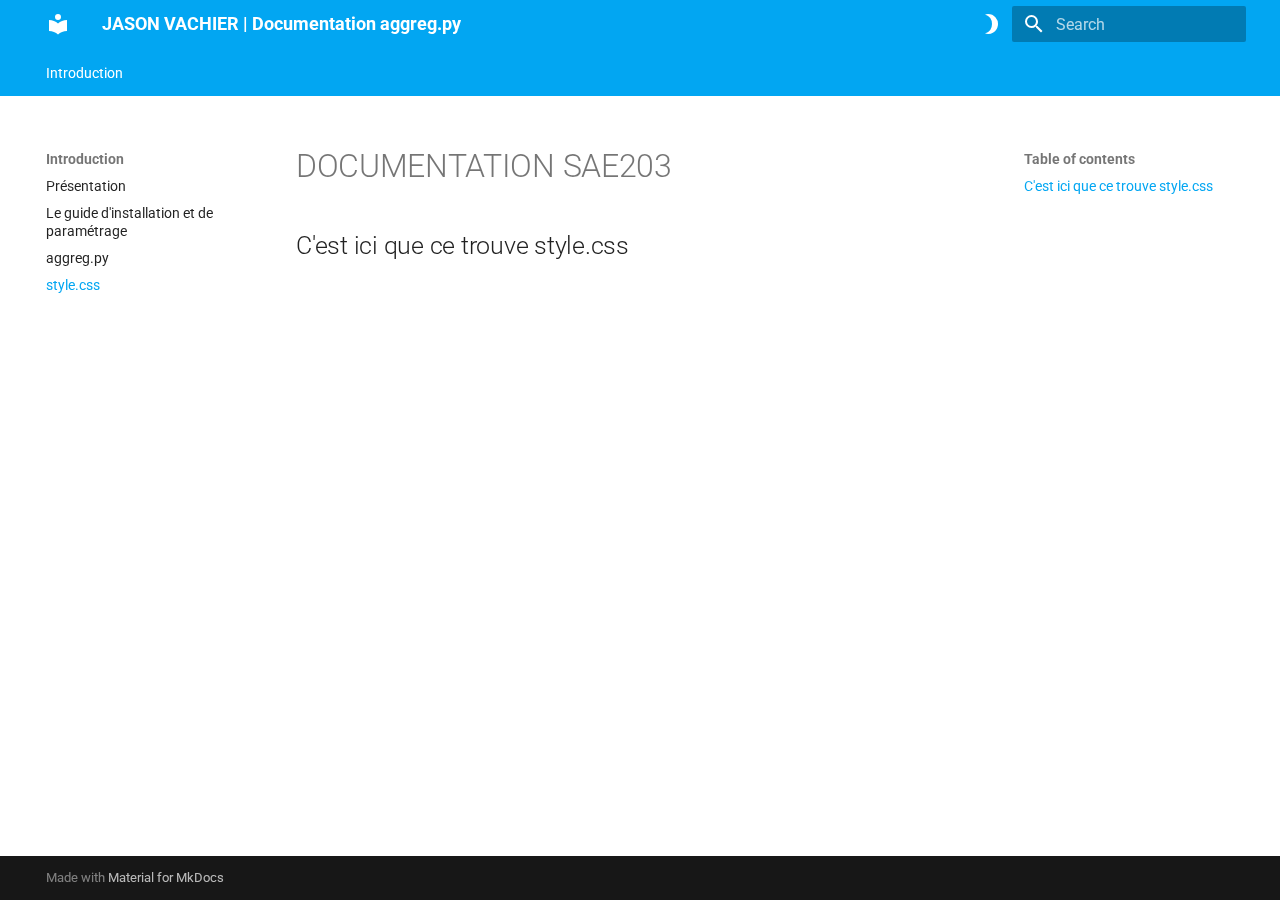
<file: site/StyleCss/index.html>
<!doctype html>
<html lang="en" class="no-js">
  <head>
    
      <meta charset="utf-8">
      <meta name="viewport" content="width=device-width,initial-scale=1">
      
      
      
      
        <link rel="prev" href="../AggregPy/">
      
      
      
      <link rel="icon" href="../assets/images/favicon.png">
      <meta name="generator" content="mkdocs-1.6.0, mkdocs-material-9.5.26">
    
    
      
        <title>style.css - JASON VACHIER | Documentation aggreg.py</title>
      
    
    
      <link rel="stylesheet" href="../assets/stylesheets/main.6543a935.min.css">
      
        
        <link rel="stylesheet" href="../assets/stylesheets/palette.06af60db.min.css">
      
      


    
    
      
    
    
      
        
        
        <link rel="preconnect" href="https://fonts.gstatic.com" crossorigin>
        <link rel="stylesheet" href="https://fonts.googleapis.com/css?family=Roboto:300,300i,400,400i,700,700i%7CRoboto+Mono:400,400i,700,700i&display=fallback">
        <style>:root{--md-text-font:"Roboto";--md-code-font:"Roboto Mono"}</style>
      
    
    
      <link rel="stylesheet" href="../css/night-owl.css">
    
    <script>__md_scope=new URL("..",location),__md_hash=e=>[...e].reduce((e,_)=>(e<<5)-e+_.charCodeAt(0),0),__md_get=(e,_=localStorage,t=__md_scope)=>JSON.parse(_.getItem(t.pathname+"."+e)),__md_set=(e,_,t=localStorage,a=__md_scope)=>{try{t.setItem(a.pathname+"."+e,JSON.stringify(_))}catch(e){}}</script>
    
      

    
    
    
  </head>
  
  
    
    
      
    
    
    
    
    <body dir="ltr" data-md-color-scheme="default" data-md-color-primary="light-blue" data-md-color-accent="blue">
  
    
    <input class="md-toggle" data-md-toggle="drawer" type="checkbox" id="__drawer" autocomplete="off">
    <input class="md-toggle" data-md-toggle="search" type="checkbox" id="__search" autocomplete="off">
    <label class="md-overlay" for="__drawer"></label>
    <div data-md-component="skip">
      
        
        <a href="#documentation-sae203" class="md-skip">
          Skip to content
        </a>
      
    </div>
    <div data-md-component="announce">
      
    </div>
    
    
      

<header class="md-header" data-md-component="header">
  <nav class="md-header__inner md-grid" aria-label="Header">
    <a href=".." title="JASON VACHIER | Documentation aggreg.py" class="md-header__button md-logo" aria-label="JASON VACHIER | Documentation aggreg.py" data-md-component="logo">
      
  
  <svg xmlns="http://www.w3.org/2000/svg" viewBox="0 0 24 24"><path d="M12 8a3 3 0 0 0 3-3 3 3 0 0 0-3-3 3 3 0 0 0-3 3 3 3 0 0 0 3 3m0 3.54C9.64 9.35 6.5 8 3 8v11c3.5 0 6.64 1.35 9 3.54 2.36-2.19 5.5-3.54 9-3.54V8c-3.5 0-6.64 1.35-9 3.54Z"/></svg>

    </a>
    <label class="md-header__button md-icon" for="__drawer">
      
      <svg xmlns="http://www.w3.org/2000/svg" viewBox="0 0 24 24"><path d="M3 6h18v2H3V6m0 5h18v2H3v-2m0 5h18v2H3v-2Z"/></svg>
    </label>
    <div class="md-header__title" data-md-component="header-title">
      <div class="md-header__ellipsis">
        <div class="md-header__topic">
          <span class="md-ellipsis">
            JASON VACHIER | Documentation aggreg.py
          </span>
        </div>
        <div class="md-header__topic" data-md-component="header-topic">
          <span class="md-ellipsis">
            
              style.css
            
          </span>
        </div>
      </div>
    </div>
    
      
        <form class="md-header__option" data-md-component="palette">
  
    
    
    
    <input class="md-option" data-md-color-media="" data-md-color-scheme="default" data-md-color-primary="light-blue" data-md-color-accent="blue"  aria-label="Switch to dark mode"  type="radio" name="__palette" id="__palette_0">
    
      <label class="md-header__button md-icon" title="Switch to dark mode" for="__palette_1" hidden>
        <svg xmlns="http://www.w3.org/2000/svg" viewBox="0 0 24 24"><path d="M12 2a9.91 9.91 0 0 0-3 .46 10 10 0 0 1 0 19.08A10 10 0 1 0 12 2Z"/></svg>
      </label>
    
  
    
    
    
    <input class="md-option" data-md-color-media="" data-md-color-scheme="slate" data-md-color-primary="light-blue" data-md-color-accent="lime"  aria-label="Switch to light mode"  type="radio" name="__palette" id="__palette_1">
    
      <label class="md-header__button md-icon" title="Switch to light mode" for="__palette_0" hidden>
        <svg xmlns="http://www.w3.org/2000/svg" viewBox="0 0 24 24"><path d="m3.55 19.09 1.41 1.41 1.8-1.79-1.42-1.42M12 6c-3.31 0-6 2.69-6 6s2.69 6 6 6 6-2.69 6-6c0-3.32-2.69-6-6-6m8 7h3v-2h-3m-2.76 7.71 1.8 1.79 1.41-1.41-1.79-1.8M20.45 5l-1.41-1.4-1.8 1.79 1.42 1.42M13 1h-2v3h2M6.76 5.39 4.96 3.6 3.55 5l1.79 1.81 1.42-1.42M1 13h3v-2H1m12 9h-2v3h2"/></svg>
      </label>
    
  
</form>
      
    
    
      <script>var media,input,key,value,palette=__md_get("__palette");if(palette&&palette.color){"(prefers-color-scheme)"===palette.color.media&&(media=matchMedia("(prefers-color-scheme: light)"),input=document.querySelector(media.matches?"[data-md-color-media='(prefers-color-scheme: light)']":"[data-md-color-media='(prefers-color-scheme: dark)']"),palette.color.media=input.getAttribute("data-md-color-media"),palette.color.scheme=input.getAttribute("data-md-color-scheme"),palette.color.primary=input.getAttribute("data-md-color-primary"),palette.color.accent=input.getAttribute("data-md-color-accent"));for([key,value]of Object.entries(palette.color))document.body.setAttribute("data-md-color-"+key,value)}</script>
    
    
    
      <label class="md-header__button md-icon" for="__search">
        
        <svg xmlns="http://www.w3.org/2000/svg" viewBox="0 0 24 24"><path d="M9.5 3A6.5 6.5 0 0 1 16 9.5c0 1.61-.59 3.09-1.56 4.23l.27.27h.79l5 5-1.5 1.5-5-5v-.79l-.27-.27A6.516 6.516 0 0 1 9.5 16 6.5 6.5 0 0 1 3 9.5 6.5 6.5 0 0 1 9.5 3m0 2C7 5 5 7 5 9.5S7 14 9.5 14 14 12 14 9.5 12 5 9.5 5Z"/></svg>
      </label>
      <div class="md-search" data-md-component="search" role="dialog">
  <label class="md-search__overlay" for="__search"></label>
  <div class="md-search__inner" role="search">
    <form class="md-search__form" name="search">
      <input type="text" class="md-search__input" name="query" aria-label="Search" placeholder="Search" autocapitalize="off" autocorrect="off" autocomplete="off" spellcheck="false" data-md-component="search-query" required>
      <label class="md-search__icon md-icon" for="__search">
        
        <svg xmlns="http://www.w3.org/2000/svg" viewBox="0 0 24 24"><path d="M9.5 3A6.5 6.5 0 0 1 16 9.5c0 1.61-.59 3.09-1.56 4.23l.27.27h.79l5 5-1.5 1.5-5-5v-.79l-.27-.27A6.516 6.516 0 0 1 9.5 16 6.5 6.5 0 0 1 3 9.5 6.5 6.5 0 0 1 9.5 3m0 2C7 5 5 7 5 9.5S7 14 9.5 14 14 12 14 9.5 12 5 9.5 5Z"/></svg>
        
        <svg xmlns="http://www.w3.org/2000/svg" viewBox="0 0 24 24"><path d="M20 11v2H8l5.5 5.5-1.42 1.42L4.16 12l7.92-7.92L13.5 5.5 8 11h12Z"/></svg>
      </label>
      <nav class="md-search__options" aria-label="Search">
        
        <button type="reset" class="md-search__icon md-icon" title="Clear" aria-label="Clear" tabindex="-1">
          
          <svg xmlns="http://www.w3.org/2000/svg" viewBox="0 0 24 24"><path d="M19 6.41 17.59 5 12 10.59 6.41 5 5 6.41 10.59 12 5 17.59 6.41 19 12 13.41 17.59 19 19 17.59 13.41 12 19 6.41Z"/></svg>
        </button>
      </nav>
      
        <div class="md-search__suggest" data-md-component="search-suggest"></div>
      
    </form>
    <div class="md-search__output">
      <div class="md-search__scrollwrap" tabindex="0" data-md-scrollfix>
        <div class="md-search-result" data-md-component="search-result">
          <div class="md-search-result__meta">
            Initializing search
          </div>
          <ol class="md-search-result__list" role="presentation"></ol>
        </div>
      </div>
    </div>
  </div>
</div>
    
    
  </nav>
  
</header>
    
    <div class="md-container" data-md-component="container">
      
      
        
          
            
<nav class="md-tabs" aria-label="Tabs" data-md-component="tabs">
  <div class="md-grid">
    <ul class="md-tabs__list">
      
        
  
  
    
  
  
    
    
      <li class="md-tabs__item md-tabs__item--active">
        <a href=".." class="md-tabs__link">
          
  
  Introduction

        </a>
      </li>
    
  

      
    </ul>
  </div>
</nav>
          
        
      
      <main class="md-main" data-md-component="main">
        <div class="md-main__inner md-grid">
          
            
              
              <div class="md-sidebar md-sidebar--primary" data-md-component="sidebar" data-md-type="navigation" >
                <div class="md-sidebar__scrollwrap">
                  <div class="md-sidebar__inner">
                    


  


<nav class="md-nav md-nav--primary md-nav--lifted" aria-label="Navigation" data-md-level="0">
  <label class="md-nav__title" for="__drawer">
    <a href=".." title="JASON VACHIER | Documentation aggreg.py" class="md-nav__button md-logo" aria-label="JASON VACHIER | Documentation aggreg.py" data-md-component="logo">
      
  
  <svg xmlns="http://www.w3.org/2000/svg" viewBox="0 0 24 24"><path d="M12 8a3 3 0 0 0 3-3 3 3 0 0 0-3-3 3 3 0 0 0-3 3 3 3 0 0 0 3 3m0 3.54C9.64 9.35 6.5 8 3 8v11c3.5 0 6.64 1.35 9 3.54 2.36-2.19 5.5-3.54 9-3.54V8c-3.5 0-6.64 1.35-9 3.54Z"/></svg>

    </a>
    JASON VACHIER | Documentation aggreg.py
  </label>
  
  <ul class="md-nav__list" data-md-scrollfix>
    
      
      
  
  
    
  
  
  
    
    
    
      
        
        
      
      
        
      
    
    
    <li class="md-nav__item md-nav__item--active md-nav__item--section md-nav__item--nested">
      
        
        
        <input class="md-nav__toggle md-toggle " type="checkbox" id="__nav_1" checked>
        
          
          <label class="md-nav__link" for="__nav_1" id="__nav_1_label" tabindex="">
            
  
  <span class="md-ellipsis">
    Introduction
  </span>
  

            <span class="md-nav__icon md-icon"></span>
          </label>
        
        <nav class="md-nav" data-md-level="1" aria-labelledby="__nav_1_label" aria-expanded="true">
          <label class="md-nav__title" for="__nav_1">
            <span class="md-nav__icon md-icon"></span>
            Introduction
          </label>
          <ul class="md-nav__list" data-md-scrollfix>
            
              
                
  
  
  
  
    <li class="md-nav__item">
      <a href=".." class="md-nav__link">
        
  
  <span class="md-ellipsis">
    Présentation
  </span>
  

      </a>
    </li>
  

              
            
              
                
  
  
  
  
    <li class="md-nav__item">
      <a href="../Etape1/" class="md-nav__link">
        
  
  <span class="md-ellipsis">
    Le guide d'installation et de paramétrage
  </span>
  

      </a>
    </li>
  

              
            
              
                
  
  
  
  
    <li class="md-nav__item">
      <a href="../AggregPy/" class="md-nav__link">
        
  
  <span class="md-ellipsis">
    aggreg.py
  </span>
  

      </a>
    </li>
  

              
            
              
                
  
  
    
  
  
  
    <li class="md-nav__item md-nav__item--active">
      
      <input class="md-nav__toggle md-toggle" type="checkbox" id="__toc">
      
      
        
      
      
        <label class="md-nav__link md-nav__link--active" for="__toc">
          
  
  <span class="md-ellipsis">
    style.css
  </span>
  

          <span class="md-nav__icon md-icon"></span>
        </label>
      
      <a href="./" class="md-nav__link md-nav__link--active">
        
  
  <span class="md-ellipsis">
    style.css
  </span>
  

      </a>
      
        

<nav class="md-nav md-nav--secondary" aria-label="Table of contents">
  
  
  
    
  
  
    <label class="md-nav__title" for="__toc">
      <span class="md-nav__icon md-icon"></span>
      Table of contents
    </label>
    <ul class="md-nav__list" data-md-component="toc" data-md-scrollfix>
      
        <li class="md-nav__item">
  <a href="#cest-ici-que-ce-trouve-stylecss" class="md-nav__link">
    <span class="md-ellipsis">
      C'est ici que ce trouve style.css
    </span>
  </a>
  
</li>
      
    </ul>
  
</nav>
      
    </li>
  

              
            
          </ul>
        </nav>
      
    </li>
  

    
  </ul>
</nav>
                  </div>
                </div>
              </div>
            
            
              
              <div class="md-sidebar md-sidebar--secondary" data-md-component="sidebar" data-md-type="toc" >
                <div class="md-sidebar__scrollwrap">
                  <div class="md-sidebar__inner">
                    

<nav class="md-nav md-nav--secondary" aria-label="Table of contents">
  
  
  
    
  
  
    <label class="md-nav__title" for="__toc">
      <span class="md-nav__icon md-icon"></span>
      Table of contents
    </label>
    <ul class="md-nav__list" data-md-component="toc" data-md-scrollfix>
      
        <li class="md-nav__item">
  <a href="#cest-ici-que-ce-trouve-stylecss" class="md-nav__link">
    <span class="md-ellipsis">
      C'est ici que ce trouve style.css
    </span>
  </a>
  
</li>
      
    </ul>
  
</nav>
                  </div>
                </div>
              </div>
            
          
          
            <div class="md-content" data-md-component="content">
              <article class="md-content__inner md-typeset">
                
                  


<h1 id="documentation-sae203">DOCUMENTATION SAE203</h1>
<h2 id="cest-ici-que-ce-trouve-stylecss">C'est ici que ce trouve style.css</h2>












                
              </article>
            </div>
          
          
  <script>var tabs=__md_get("__tabs");if(Array.isArray(tabs))e:for(var set of document.querySelectorAll(".tabbed-set")){var tab,labels=set.querySelector(".tabbed-labels");for(tab of tabs)for(var label of labels.getElementsByTagName("label"))if(label.innerText.trim()===tab){var input=document.getElementById(label.htmlFor);input.checked=!0;continue e}}</script>

<script>var target=document.getElementById(location.hash.slice(1));target&&target.name&&(target.checked=target.name.startsWith("__tabbed_"))</script>
        </div>
        
      </main>
      
        <footer class="md-footer">
  
  <div class="md-footer-meta md-typeset">
    <div class="md-footer-meta__inner md-grid">
      <div class="md-copyright">
  
  
    Made with
    <a href="https://squidfunk.github.io/mkdocs-material/" target="_blank" rel="noopener">
      Material for MkDocs
    </a>
  
</div>
      
    </div>
  </div>
</footer>
      
    </div>
    <div class="md-dialog" data-md-component="dialog">
      <div class="md-dialog__inner md-typeset"></div>
    </div>
    
    
    <script id="__config" type="application/json">{"base": "..", "features": ["navigation.tabs", "navigation.sections", "search.suggest", "search.highlight", "content.tabs.link", "content.code.annotation", "content.code.copy"], "search": "../assets/javascripts/workers/search.b8dbb3d2.min.js", "translations": {"clipboard.copied": "Copied to clipboard", "clipboard.copy": "Copy to clipboard", "search.result.more.one": "1 more on this page", "search.result.more.other": "# more on this page", "search.result.none": "No matching documents", "search.result.one": "1 matching document", "search.result.other": "# matching documents", "search.result.placeholder": "Type to start searching", "search.result.term.missing": "Missing", "select.version": "Select version"}}</script>
    
    
      <script src="../assets/javascripts/bundle.ad660dcc.min.js"></script>
      
        <script src="../js/highlight.min.js"></script>
      
        <script src="../js/highlight-init.js"></script>
      
    
  </body>
</html>
</file>
<file: assets/stylesheets/main.6543a935.min.css>
@charset "UTF-8";html{-webkit-text-size-adjust:none;-moz-text-size-adjust:none;text-size-adjust:none;box-sizing:border-box}*,:after,:before{box-sizing:inherit}@media (prefers-reduced-motion){*,:after,:before{transition:none!important}}body{margin:0}a,button,input,label{-webkit-tap-highlight-color:transparent}a{color:inherit;text-decoration:none}hr{border:0;box-sizing:initial;display:block;height:.05rem;overflow:visible;padding:0}small{font-size:80%}sub,sup{line-height:1em}img{border-style:none}table{border-collapse:initial;border-spacing:0}td,th{font-weight:400;vertical-align:top}button{background:#0000;border:0;font-family:inherit;font-size:inherit;margin:0;padding:0}input{border:0;outline:none}:root{--md-primary-fg-color:#4051b5;--md-primary-fg-color--light:#5d6cc0;--md-primary-fg-color--dark:#303fa1;--md-primary-bg-color:#fff;--md-primary-bg-color--light:#ffffffb3;--md-accent-fg-color:#526cfe;--md-accent-fg-color--transparent:#526cfe1a;--md-accent-bg-color:#fff;--md-accent-bg-color--light:#ffffffb3}[data-md-color-scheme=default]{color-scheme:light}[data-md-color-scheme=default] img[src$="#gh-dark-mode-only"],[data-md-color-scheme=default] img[src$="#only-dark"]{display:none}:root,[data-md-color-scheme=default]{--md-hue:225deg;--md-default-fg-color:#000000de;--md-default-fg-color--light:#0000008a;--md-default-fg-color--lighter:#00000052;--md-default-fg-color--lightest:#00000012;--md-default-bg-color:#fff;--md-default-bg-color--light:#ffffffb3;--md-default-bg-color--lighter:#ffffff4d;--md-default-bg-color--lightest:#ffffff1f;--md-code-fg-color:#36464e;--md-code-bg-color:#f5f5f5;--md-code-hl-color:#4287ff;--md-code-hl-color--light:#4287ff1a;--md-code-hl-number-color:#d52a2a;--md-code-hl-special-color:#db1457;--md-code-hl-function-color:#a846b9;--md-code-hl-constant-color:#6e59d9;--md-code-hl-keyword-color:#3f6ec6;--md-code-hl-string-color:#1c7d4d;--md-code-hl-name-color:var(--md-code-fg-color);--md-code-hl-operator-color:var(--md-default-fg-color--light);--md-code-hl-punctuation-color:var(--md-default-fg-color--light);--md-code-hl-comment-color:var(--md-default-fg-color--light);--md-code-hl-generic-color:var(--md-default-fg-color--light);--md-code-hl-variable-color:var(--md-default-fg-color--light);--md-typeset-color:var(--md-default-fg-color);--md-typeset-a-color:var(--md-primary-fg-color);--md-typeset-del-color:#f5503d26;--md-typeset-ins-color:#0bd57026;--md-typeset-kbd-color:#fafafa;--md-typeset-kbd-accent-color:#fff;--md-typeset-kbd-border-color:#b8b8b8;--md-typeset-mark-color:#ffff0080;--md-typeset-table-color:#0000001f;--md-typeset-table-color--light:rgba(0,0,0,.035);--md-admonition-fg-color:var(--md-default-fg-color);--md-admonition-bg-color:var(--md-default-bg-color);--md-warning-fg-color:#000000de;--md-warning-bg-color:#ff9;--md-footer-fg-color:#fff;--md-footer-fg-color--light:#ffffffb3;--md-footer-fg-color--lighter:#ffffff73;--md-footer-bg-color:#000000de;--md-footer-bg-color--dark:#00000052;--md-shadow-z1:0 0.2rem 0.5rem #0000000d,0 0 0.05rem #0000001a;--md-shadow-z2:0 0.2rem 0.5rem #0000001a,0 0 0.05rem #00000040;--md-shadow-z3:0 0.2rem 0.5rem #0003,0 0 0.05rem #00000059}.md-icon svg{fill:currentcolor;display:block;height:1.2rem;width:1.2rem}body{-webkit-font-smoothing:antialiased;-moz-osx-font-smoothing:grayscale;--md-text-font-family:var(--md-text-font,_),-apple-system,BlinkMacSystemFont,Helvetica,Arial,sans-serif;--md-code-font-family:var(--md-code-font,_),SFMono-Regular,Consolas,Menlo,monospace}aside,body,input{font-feature-settings:"kern","liga";color:var(--md-typeset-color);font-family:var(--md-text-font-family)}code,kbd,pre{font-feature-settings:"kern";font-family:var(--md-code-font-family)}:root{--md-typeset-table-sort-icon:url('data:image/svg+xml;charset=utf-8,<svg xmlns="http://www.w3.org/2000/svg" viewBox="0 0 24 24"><path d="m18 21-4-4h3V7h-3l4-4 4 4h-3v10h3M2 19v-2h10v2M2 13v-2h7v2M2 7V5h4v2H2Z"/></svg>');--md-typeset-table-sort-icon--asc:url('data:image/svg+xml;charset=utf-8,<svg xmlns="http://www.w3.org/2000/svg" viewBox="0 0 24 24"><path d="M19 17h3l-4 4-4-4h3V3h2M2 17h10v2H2M6 5v2H2V5m0 6h7v2H2v-2Z"/></svg>');--md-typeset-table-sort-icon--desc:url('data:image/svg+xml;charset=utf-8,<svg xmlns="http://www.w3.org/2000/svg" viewBox="0 0 24 24"><path d="M19 7h3l-4-4-4 4h3v14h2M2 17h10v2H2M6 5v2H2V5m0 6h7v2H2v-2Z"/></svg>')}.md-typeset{-webkit-print-color-adjust:exact;color-adjust:exact;font-size:.8rem;line-height:1.6}@media print{.md-typeset{font-size:.68rem}}.md-typeset blockquote,.md-typeset dl,.md-typeset figure,.md-typeset ol,.md-typeset pre,.md-typeset ul{margin-bottom:1em;margin-top:1em}.md-typeset h1{color:var(--md-default-fg-color--light);font-size:2em;line-height:1.3;margin:0 0 1.25em}.md-typeset h1,.md-typeset h2{font-weight:300;letter-spacing:-.01em}.md-typeset h2{font-size:1.5625em;line-height:1.4;margin:1.6em 0 .64em}.md-typeset h3{font-size:1.25em;font-weight:400;letter-spacing:-.01em;line-height:1.5;margin:1.6em 0 .8em}.md-typeset h2+h3{margin-top:.8em}.md-typeset h4{font-weight:700;letter-spacing:-.01em;margin:1em 0}.md-typeset h5,.md-typeset h6{color:var(--md-default-fg-color--light);font-size:.8em;font-weight:700;letter-spacing:-.01em;margin:1.25em 0}.md-typeset h5{text-transform:uppercase}.md-typeset hr{border-bottom:.05rem solid var(--md-default-fg-color--lightest);display:flow-root;margin:1.5em 0}.md-typeset a{color:var(--md-typeset-a-color);word-break:break-word}.md-typeset a,.md-typeset a:before{transition:color 125ms}.md-typeset a:focus,.md-typeset a:hover{color:var(--md-accent-fg-color)}.md-typeset a:focus code,.md-typeset a:hover code{background-color:var(--md-accent-fg-color--transparent)}.md-typeset a code{color:currentcolor;transition:background-color 125ms}.md-typeset a.focus-visible{outline-color:var(--md-accent-fg-color);outline-offset:.2rem}.md-typeset code,.md-typeset kbd,.md-typeset pre{color:var(--md-code-fg-color);direction:ltr;font-variant-ligatures:none}@media print{.md-typeset code,.md-typeset kbd,.md-typeset pre{white-space:pre-wrap}}.md-typeset code{background-color:var(--md-code-bg-color);border-radius:.1rem;-webkit-box-decoration-break:clone;box-decoration-break:clone;font-size:.85em;padding:0 .2941176471em;word-break:break-word}.md-typeset code:not(.focus-visible){-webkit-tap-highlight-color:transparent;outline:none}.md-typeset pre{display:flow-root;line-height:1.4;position:relative}.md-typeset pre>code{-webkit-box-decoration-break:slice;box-decoration-break:slice;box-shadow:none;display:block;margin:0;outline-color:var(--md-accent-fg-color);overflow:auto;padding:.7720588235em 1.1764705882em;scrollbar-color:var(--md-default-fg-color--lighter) #0000;scrollbar-width:thin;touch-action:auto;word-break:normal}.md-typeset pre>code:hover{scrollbar-color:var(--md-accent-fg-color) #0000}.md-typeset pre>code::-webkit-scrollbar{height:.2rem;width:.2rem}.md-typeset pre>code::-webkit-scrollbar-thumb{background-color:var(--md-default-fg-color--lighter)}.md-typeset pre>code::-webkit-scrollbar-thumb:hover{background-color:var(--md-accent-fg-color)}.md-typeset kbd{background-color:var(--md-typeset-kbd-color);border-radius:.1rem;box-shadow:0 .1rem 0 .05rem var(--md-typeset-kbd-border-color),0 .1rem 0 var(--md-typeset-kbd-border-color),0 -.1rem .2rem var(--md-typeset-kbd-accent-color) inset;color:var(--md-default-fg-color);display:inline-block;font-size:.75em;padding:0 .6666666667em;vertical-align:text-top;word-break:break-word}.md-typeset mark{background-color:var(--md-typeset-mark-color);-webkit-box-decoration-break:clone;box-decoration-break:clone;color:inherit;word-break:break-word}.md-typeset abbr{border-bottom:.05rem dotted var(--md-default-fg-color--light);cursor:help;text-decoration:none}.md-typeset small{opacity:.75}[dir=ltr] .md-typeset sub,[dir=ltr] .md-typeset sup{margin-left:.078125em}[dir=rtl] .md-typeset sub,[dir=rtl] .md-typeset sup{margin-right:.078125em}[dir=ltr] .md-typeset blockquote{padding-left:.6rem}[dir=rtl] .md-typeset blockquote{padding-right:.6rem}[dir=ltr] .md-typeset blockquote{border-left:.2rem solid var(--md-default-fg-color--lighter)}[dir=rtl] .md-typeset blockquote{border-right:.2rem solid var(--md-default-fg-color--lighter)}.md-typeset blockquote{color:var(--md-default-fg-color--light);margin-left:0;margin-right:0}.md-typeset ul{list-style-type:disc}[dir=ltr] .md-typeset ol,[dir=ltr] .md-typeset ul{margin-left:.625em}[dir=rtl] .md-typeset ol,[dir=rtl] .md-typeset ul{margin-right:.625em}.md-typeset ol,.md-typeset ul{padding:0}.md-typeset ol:not([hidden]),.md-typeset ul:not([hidden]){display:flow-root}.md-typeset ol ol,.md-typeset ul ol{list-style-type:lower-alpha}.md-typeset ol ol ol,.md-typeset ul ol ol{list-style-type:lower-roman}[dir=ltr] .md-typeset ol li,[dir=ltr] .md-typeset ul li{margin-left:1.25em}[dir=rtl] .md-typeset ol li,[dir=rtl] .md-typeset ul li{margin-right:1.25em}.md-typeset ol li,.md-typeset ul li{margin-bottom:.5em}.md-typeset ol li blockquote,.md-typeset ol li p,.md-typeset ul li blockquote,.md-typeset ul li p{margin:.5em 0}.md-typeset ol li:last-child,.md-typeset ul li:last-child{margin-bottom:0}[dir=ltr] .md-typeset ol li ol,[dir=ltr] .md-typeset ol li ul,[dir=ltr] .md-typeset ul li ol,[dir=ltr] .md-typeset ul li ul{margin-left:.625em}[dir=rtl] .md-typeset ol li ol,[dir=rtl] .md-typeset ol li ul,[dir=rtl] .md-typeset ul li ol,[dir=rtl] .md-typeset ul li ul{margin-right:.625em}.md-typeset ol li ol,.md-typeset ol li ul,.md-typeset ul li ol,.md-typeset ul li ul{margin-bottom:.5em;margin-top:.5em}[dir=ltr] .md-typeset dd{margin-left:1.875em}[dir=rtl] .md-typeset dd{margin-right:1.875em}.md-typeset dd{margin-bottom:1.5em;margin-top:1em}.md-typeset img,.md-typeset svg,.md-typeset video{height:auto;max-width:100%}.md-typeset img[align=left]{margin:1em 1em 1em 0}.md-typeset img[align=right]{margin:1em 0 1em 1em}.md-typeset img[align]:only-child{margin-top:0}.md-typeset figure{display:flow-root;margin:1em auto;max-width:100%;text-align:center;width:-moz-fit-content;width:fit-content}.md-typeset figure img{display:block;margin:0 auto}.md-typeset figcaption{font-style:italic;margin:1em auto;max-width:24rem}.md-typeset iframe{max-width:100%}.md-typeset table:not([class]){background-color:var(--md-default-bg-color);border:.05rem solid var(--md-typeset-table-color);border-radius:.1rem;display:inline-block;font-size:.64rem;max-width:100%;overflow:auto;touch-action:auto}@media print{.md-typeset table:not([class]){display:table}}.md-typeset table:not([class])+*{margin-top:1.5em}.md-typeset table:not([class]) td>:first-child,.md-typeset table:not([class]) th>:first-child{margin-top:0}.md-typeset table:not([class]) td>:last-child,.md-typeset table:not([class]) th>:last-child{margin-bottom:0}.md-typeset table:not([class]) td:not([align]),.md-typeset table:not([class]) th:not([align]){text-align:left}[dir=rtl] .md-typeset table:not([class]) td:not([align]),[dir=rtl] .md-typeset table:not([class]) th:not([align]){text-align:right}.md-typeset table:not([class]) th{font-weight:700;min-width:5rem;padding:.9375em 1.25em;vertical-align:top}.md-typeset table:not([class]) td{border-top:.05rem solid var(--md-typeset-table-color);padding:.9375em 1.25em;vertical-align:top}.md-typeset table:not([class]) tbody tr{transition:background-color 125ms}.md-typeset table:not([class]) tbody tr:hover{background-color:var(--md-typeset-table-color--light);box-shadow:0 .05rem 0 var(--md-default-bg-color) inset}.md-typeset table:not([class]) a{word-break:normal}.md-typeset table th[role=columnheader]{cursor:pointer}[dir=ltr] .md-typeset table th[role=columnheader]:after{margin-left:.5em}[dir=rtl] .md-typeset table th[role=columnheader]:after{margin-right:.5em}.md-typeset table th[role=columnheader]:after{content:"";display:inline-block;height:1.2em;-webkit-mask-image:var(--md-typeset-table-sort-icon);mask-image:var(--md-typeset-table-sort-icon);-webkit-mask-repeat:no-repeat;mask-repeat:no-repeat;-webkit-mask-size:contain;mask-size:contain;transition:background-color 125ms;vertical-align:text-bottom;width:1.2em}.md-typeset table th[role=columnheader]:hover:after{background-color:var(--md-default-fg-color--lighter)}.md-typeset table th[role=columnheader][aria-sort=ascending]:after{background-color:var(--md-default-fg-color--light);-webkit-mask-image:var(--md-typeset-table-sort-icon--asc);mask-image:var(--md-typeset-table-sort-icon--asc)}.md-typeset table th[role=columnheader][aria-sort=descending]:after{background-color:var(--md-default-fg-color--light);-webkit-mask-image:var(--md-typeset-table-sort-icon--desc);mask-image:var(--md-typeset-table-sort-icon--desc)}.md-typeset__scrollwrap{margin:1em -.8rem;overflow-x:auto;touch-action:auto}.md-typeset__table{display:inline-block;margin-bottom:.5em;padding:0 .8rem}@media print{.md-typeset__table{display:block}}html .md-typeset__table table{display:table;margin:0;overflow:hidden;width:100%}@media screen and (max-width:44.984375em){.md-content__inner>pre{margin:1em -.8rem}.md-content__inner>pre code{border-radius:0}}.md-typeset .md-author{border-radius:100%;display:block;flex-shrink:0;height:1.6rem;overflow:hidden;position:relative;transition:color 125ms,transform 125ms;width:1.6rem}.md-typeset .md-author img{display:block}.md-typeset .md-author--more{background:var(--md-default-fg-color--lightest);color:var(--md-default-fg-color--lighter);font-size:.6rem;font-weight:700;line-height:1.6rem;text-align:center}.md-typeset .md-author--long{height:2.4rem;width:2.4rem}.md-typeset a.md-author{transform:scale(1)}.md-typeset a.md-author img{border-radius:100%;filter:grayscale(100%) opacity(75%);transition:filter 125ms}.md-typeset a.md-author:focus,.md-typeset a.md-author:hover{transform:scale(1.1);z-index:1}.md-typeset a.md-author:focus img,.md-typeset a.md-author:hover img{filter:grayscale(0)}.md-banner{background-color:var(--md-footer-bg-color);color:var(--md-footer-fg-color);overflow:auto}@media print{.md-banner{display:none}}.md-banner--warning{background-color:var(--md-warning-bg-color);color:var(--md-warning-fg-color)}.md-banner__inner{font-size:.7rem;margin:.6rem auto;padding:0 .8rem}[dir=ltr] .md-banner__button{float:right}[dir=rtl] .md-banner__button{float:left}.md-banner__button{color:inherit;cursor:pointer;transition:opacity .25s}.no-js .md-banner__button{display:none}.md-banner__button:hover{opacity:.7}html{font-size:125%;height:100%;overflow-x:hidden}@media screen and (min-width:100em){html{font-size:137.5%}}@media screen and (min-width:125em){html{font-size:150%}}body{background-color:var(--md-default-bg-color);display:flex;flex-direction:column;font-size:.5rem;min-height:100%;position:relative;width:100%}@media print{body{display:block}}@media screen and (max-width:59.984375em){body[data-md-scrolllock]{position:fixed}}.md-grid{margin-left:auto;margin-right:auto;max-width:61rem}.md-container{display:flex;flex-direction:column;flex-grow:1}@media print{.md-container{display:block}}.md-main{flex-grow:1}.md-main__inner{display:flex;height:100%;margin-top:1.5rem}.md-ellipsis{overflow:hidden;text-overflow:ellipsis}.md-toggle{display:none}.md-option{height:0;opacity:0;position:absolute;width:0}.md-option:checked+label:not([hidden]){display:block}.md-option.focus-visible+label{outline-color:var(--md-accent-fg-color);outline-style:auto}.md-skip{background-color:var(--md-default-fg-color);border-radius:.1rem;color:var(--md-default-bg-color);font-size:.64rem;margin:.5rem;opacity:0;outline-color:var(--md-accent-fg-color);padding:.3rem .5rem;position:fixed;transform:translateY(.4rem);z-index:-1}.md-skip:focus{opacity:1;transform:translateY(0);transition:transform .25s cubic-bezier(.4,0,.2,1),opacity 175ms 75ms;z-index:10}@page{margin:25mm}:root{--md-clipboard-icon:url('data:image/svg+xml;charset=utf-8,<svg xmlns="http://www.w3.org/2000/svg" viewBox="0 0 24 24"><path d="M19 21H8V7h11m0-2H8a2 2 0 0 0-2 2v14a2 2 0 0 0 2 2h11a2 2 0 0 0 2-2V7a2 2 0 0 0-2-2m-3-4H4a2 2 0 0 0-2 2v14h2V3h12V1Z"/></svg>')}.md-clipboard{border-radius:.1rem;color:var(--md-default-fg-color--lightest);cursor:pointer;height:1.5em;outline-color:var(--md-accent-fg-color);outline-offset:.1rem;position:absolute;right:.5em;top:.5em;transition:color .25s;width:1.5em;z-index:1}@media print{.md-clipboard{display:none}}.md-clipboard:not(.focus-visible){-webkit-tap-highlight-color:transparent;outline:none}:hover>.md-clipboard{color:var(--md-default-fg-color--light)}.md-clipboard:focus,.md-clipboard:hover{color:var(--md-accent-fg-color)}.md-clipboard:after{background-color:currentcolor;content:"";display:block;height:1.125em;margin:0 auto;-webkit-mask-image:var(--md-clipboard-icon);mask-image:var(--md-clipboard-icon);-webkit-mask-position:center;mask-position:center;-webkit-mask-repeat:no-repeat;mask-repeat:no-repeat;-webkit-mask-size:contain;mask-size:contain;width:1.125em}.md-clipboard--inline{cursor:pointer}.md-clipboard--inline code{transition:color .25s,background-color .25s}.md-clipboard--inline:focus code,.md-clipboard--inline:hover code{background-color:var(--md-accent-fg-color--transparent);color:var(--md-accent-fg-color)}.md-typeset .md-code__content{display:grid}@keyframes consent{0%{opacity:0;transform:translateY(100%)}to{opacity:1;transform:translateY(0)}}@keyframes overlay{0%{opacity:0}to{opacity:1}}.md-consent__overlay{animation:overlay .25s both;-webkit-backdrop-filter:blur(.1rem);backdrop-filter:blur(.1rem);background-color:#0000008a;height:100%;opacity:1;position:fixed;top:0;width:100%;z-index:5}.md-consent__inner{animation:consent .5s cubic-bezier(.1,.7,.1,1) both;background-color:var(--md-default-bg-color);border:0;border-radius:.1rem;bottom:0;box-shadow:0 0 .2rem #0000001a,0 .2rem .4rem #0003;max-height:100%;overflow:auto;padding:0;position:fixed;width:100%;z-index:5}.md-consent__form{padding:.8rem}.md-consent__settings{display:none;margin:1em 0}input:checked+.md-consent__settings{display:block}.md-consent__controls{margin-bottom:.8rem}.md-typeset .md-consent__controls .md-button{display:inline}@media screen and (max-width:44.984375em){.md-typeset .md-consent__controls .md-button{display:block;margin-top:.4rem;text-align:center;width:100%}}.md-consent label{cursor:pointer}.md-content{flex-grow:1;min-width:0}.md-content__inner{margin:0 .8rem 1.2rem;padding-top:.6rem}@media screen and (min-width:76.25em){[dir=ltr] .md-sidebar--primary:not([hidden])~.md-content>.md-content__inner{margin-left:1.2rem}[dir=ltr] .md-sidebar--secondary:not([hidden])~.md-content>.md-content__inner,[dir=rtl] .md-sidebar--primary:not([hidden])~.md-content>.md-content__inner{margin-right:1.2rem}[dir=rtl] .md-sidebar--secondary:not([hidden])~.md-content>.md-content__inner{margin-left:1.2rem}}.md-content__inner:before{content:"";display:block;height:.4rem}.md-content__inner>:last-child{margin-bottom:0}[dir=ltr] .md-content__button{float:right}[dir=rtl] .md-content__button{float:left}[dir=ltr] .md-content__button{margin-left:.4rem}[dir=rtl] .md-content__button{margin-right:.4rem}.md-content__button{margin:.4rem 0;padding:0}@media print{.md-content__button{display:none}}.md-typeset .md-content__button{color:var(--md-default-fg-color--lighter)}.md-content__button svg{display:inline;vertical-align:top}[dir=rtl] .md-content__button svg{transform:scaleX(-1)}[dir=ltr] .md-dialog{right:.8rem}[dir=rtl] .md-dialog{left:.8rem}.md-dialog{background-color:var(--md-default-fg-color);border-radius:.1rem;bottom:.8rem;box-shadow:var(--md-shadow-z3);min-width:11.1rem;opacity:0;padding:.4rem .6rem;pointer-events:none;position:fixed;transform:translateY(100%);transition:transform 0ms .4s,opacity .4s;z-index:4}@media print{.md-dialog{display:none}}.md-dialog--active{opacity:1;pointer-events:auto;transform:translateY(0);transition:transform .4s cubic-bezier(.075,.85,.175,1),opacity .4s}.md-dialog__inner{color:var(--md-default-bg-color);font-size:.7rem}.md-feedback{margin:2em 0 1em;text-align:center}.md-feedback fieldset{border:none;margin:0;padding:0}.md-feedback__title{font-weight:700;margin:1em auto}.md-feedback__inner{position:relative}.md-feedback__list{display:flex;flex-wrap:wrap;place-content:baseline center;position:relative}.md-feedback__list:hover .md-icon:not(:disabled){color:var(--md-default-fg-color--lighter)}:disabled .md-feedback__list{min-height:1.8rem}.md-feedback__icon{color:var(--md-default-fg-color--light);cursor:pointer;flex-shrink:0;margin:0 .1rem;transition:color 125ms}.md-feedback__icon:not(:disabled).md-icon:hover{color:var(--md-accent-fg-color)}.md-feedback__icon:disabled{color:var(--md-default-fg-color--lightest);pointer-events:none}.md-feedback__note{opacity:0;position:relative;transform:translateY(.4rem);transition:transform .4s cubic-bezier(.1,.7,.1,1),opacity .15s}.md-feedback__note>*{margin:0 auto;max-width:16rem}:disabled .md-feedback__note{opacity:1;transform:translateY(0)}.md-footer{background-color:var(--md-footer-bg-color);color:var(--md-footer-fg-color)}@media print{.md-footer{display:none}}.md-footer__inner{justify-content:space-between;overflow:auto;padding:.2rem}.md-footer__inner:not([hidden]){display:flex}.md-footer__link{align-items:end;display:flex;flex-grow:0.01;margin-bottom:.4rem;margin-top:1rem;max-width:100%;outline-color:var(--md-accent-fg-color);overflow:hidden;transition:opacity .25s}.md-footer__link:focus,.md-footer__link:hover{opacity:.7}[dir=rtl] .md-footer__link svg{transform:scaleX(-1)}@media screen and (max-width:44.984375em){.md-footer__link--prev{flex-shrink:0}.md-footer__link--prev .md-footer__title{display:none}}[dir=ltr] .md-footer__link--next{margin-left:auto}[dir=rtl] .md-footer__link--next{margin-right:auto}.md-footer__link--next{text-align:right}[dir=rtl] .md-footer__link--next{text-align:left}.md-footer__title{flex-grow:1;font-size:.9rem;margin-bottom:.7rem;max-width:calc(100% - 2.4rem);padding:0 1rem;white-space:nowrap}.md-footer__button{margin:.2rem;padding:.4rem}.md-footer__direction{font-size:.64rem;opacity:.7}.md-footer-meta{background-color:var(--md-footer-bg-color--dark)}.md-footer-meta__inner{display:flex;flex-wrap:wrap;justify-content:space-between;padding:.2rem}html .md-footer-meta.md-typeset a{color:var(--md-footer-fg-color--light)}html .md-footer-meta.md-typeset a:focus,html .md-footer-meta.md-typeset a:hover{color:var(--md-footer-fg-color)}.md-copyright{color:var(--md-footer-fg-color--lighter);font-size:.64rem;margin:auto .6rem;padding:.4rem 0;width:100%}@media screen and (min-width:45em){.md-copyright{width:auto}}.md-copyright__highlight{color:var(--md-footer-fg-color--light)}.md-social{display:inline-flex;gap:.2rem;margin:0 .4rem;padding:.2rem 0 .6rem}@media screen and (min-width:45em){.md-social{padding:.6rem 0}}.md-social__link{display:inline-block;height:1.6rem;text-align:center;width:1.6rem}.md-social__link:before{line-height:1.9}.md-social__link svg{fill:currentcolor;max-height:.8rem;vertical-align:-25%}.md-typeset .md-button{border:.1rem solid;border-radius:.1rem;color:var(--md-primary-fg-color);cursor:pointer;display:inline-block;font-weight:700;padding:.625em 2em;transition:color 125ms,background-color 125ms,border-color 125ms}.md-typeset .md-button--primary{background-color:var(--md-primary-fg-color);border-color:var(--md-primary-fg-color);color:var(--md-primary-bg-color)}.md-typeset .md-button:focus,.md-typeset .md-button:hover{background-color:var(--md-accent-fg-color);border-color:var(--md-accent-fg-color);color:var(--md-accent-bg-color)}[dir=ltr] .md-typeset .md-input{border-top-left-radius:.1rem}[dir=ltr] .md-typeset .md-input,[dir=rtl] .md-typeset .md-input{border-top-right-radius:.1rem}[dir=rtl] .md-typeset .md-input{border-top-left-radius:.1rem}.md-typeset .md-input{border-bottom:.1rem solid var(--md-default-fg-color--lighter);box-shadow:var(--md-shadow-z1);font-size:.8rem;height:1.8rem;padding:0 .6rem;transition:border .25s,box-shadow .25s}.md-typeset .md-input:focus,.md-typeset .md-input:hover{border-bottom-color:var(--md-accent-fg-color);box-shadow:var(--md-shadow-z2)}.md-typeset .md-input--stretch{width:100%}.md-header{background-color:var(--md-primary-fg-color);box-shadow:0 0 .2rem #0000,0 .2rem .4rem #0000;color:var(--md-primary-bg-color);display:block;left:0;position:sticky;right:0;top:0;z-index:4}@media print{.md-header{display:none}}.md-header[hidden]{transform:translateY(-100%);transition:transform .25s cubic-bezier(.8,0,.6,1),box-shadow .25s}.md-header--shadow{box-shadow:0 0 .2rem #0000001a,0 .2rem .4rem #0003;transition:transform .25s cubic-bezier(.1,.7,.1,1),box-shadow .25s}.md-header__inner{align-items:center;display:flex;padding:0 .2rem}.md-header__button{color:currentcolor;cursor:pointer;margin:.2rem;outline-color:var(--md-accent-fg-color);padding:.4rem;position:relative;transition:opacity .25s;vertical-align:middle;z-index:1}.md-header__button:hover{opacity:.7}.md-header__button:not([hidden]){display:inline-block}.md-header__button:not(.focus-visible){-webkit-tap-highlight-color:transparent;outline:none}.md-header__button.md-logo{margin:.2rem;padding:.4rem}@media screen and (max-width:76.234375em){.md-header__button.md-logo{display:none}}.md-header__button.md-logo img,.md-header__button.md-logo svg{fill:currentcolor;display:block;height:1.2rem;width:auto}@media screen and (min-width:60em){.md-header__button[for=__search]{display:none}}.no-js .md-header__button[for=__search]{display:none}[dir=rtl] .md-header__button[for=__search] svg{transform:scaleX(-1)}@media screen and (min-width:76.25em){.md-header__button[for=__drawer]{display:none}}.md-header__topic{display:flex;max-width:100%;position:absolute;transition:transform .4s cubic-bezier(.1,.7,.1,1),opacity .15s;white-space:nowrap}.md-header__topic+.md-header__topic{opacity:0;pointer-events:none;transform:translateX(1.25rem);transition:transform .4s cubic-bezier(1,.7,.1,.1),opacity .15s;z-index:-1}[dir=rtl] .md-header__topic+.md-header__topic{transform:translateX(-1.25rem)}.md-header__topic:first-child{font-weight:700}[dir=ltr] .md-header__title{margin-left:1rem;margin-right:.4rem}[dir=rtl] .md-header__title{margin-left:.4rem;margin-right:1rem}.md-header__title{flex-grow:1;font-size:.9rem;height:2.4rem;line-height:2.4rem}.md-header__title--active .md-header__topic{opacity:0;pointer-events:none;transform:translateX(-1.25rem);transition:transform .4s cubic-bezier(1,.7,.1,.1),opacity .15s;z-index:-1}[dir=rtl] .md-header__title--active .md-header__topic{transform:translateX(1.25rem)}.md-header__title--active .md-header__topic+.md-header__topic{opacity:1;pointer-events:auto;transform:translateX(0);transition:transform .4s cubic-bezier(.1,.7,.1,1),opacity .15s;z-index:0}.md-header__title>.md-header__ellipsis{height:100%;position:relative;width:100%}.md-header__option{display:flex;flex-shrink:0;max-width:100%;transition:max-width 0ms .25s,opacity .25s .25s;white-space:nowrap}[data-md-toggle=search]:checked~.md-header .md-header__option{max-width:0;opacity:0;transition:max-width 0ms,opacity 0ms}.md-header__option>input{bottom:0}.md-header__source{display:none}@media screen and (min-width:60em){[dir=ltr] .md-header__source{margin-left:1rem}[dir=rtl] .md-header__source{margin-right:1rem}.md-header__source{display:block;max-width:11.7rem;width:11.7rem}}@media screen and (min-width:76.25em){[dir=ltr] .md-header__source{margin-left:1.4rem}[dir=rtl] .md-header__source{margin-right:1.4rem}}.md-meta{color:var(--md-default-fg-color--light);font-size:.7rem;line-height:1.3}.md-meta__list{display:inline-flex;flex-wrap:wrap;list-style:none;margin:0;padding:0}.md-meta__item:not(:last-child):after{content:"·";margin-left:.2rem;margin-right:.2rem}.md-meta__link{color:var(--md-typeset-a-color)}.md-meta__link:focus,.md-meta__link:hover{color:var(--md-accent-fg-color)}.md-draft{background-color:#ff1744;border-radius:.125em;color:#fff;display:inline-block;font-weight:700;padding-left:.5714285714em;padding-right:.5714285714em}:root{--md-nav-icon--prev:url('data:image/svg+xml;charset=utf-8,<svg xmlns="http://www.w3.org/2000/svg" viewBox="0 0 24 24"><path d="M20 11v2H8l5.5 5.5-1.42 1.42L4.16 12l7.92-7.92L13.5 5.5 8 11h12Z"/></svg>');--md-nav-icon--next:url('data:image/svg+xml;charset=utf-8,<svg xmlns="http://www.w3.org/2000/svg" viewBox="0 0 24 24"><path d="M8.59 16.58 13.17 12 8.59 7.41 10 6l6 6-6 6-1.41-1.42Z"/></svg>');--md-toc-icon:url('data:image/svg+xml;charset=utf-8,<svg xmlns="http://www.w3.org/2000/svg" viewBox="0 0 24 24"><path d="M3 9h14V7H3v2m0 4h14v-2H3v2m0 4h14v-2H3v2m16 0h2v-2h-2v2m0-10v2h2V7h-2m0 6h2v-2h-2v2Z"/></svg>')}.md-nav{font-size:.7rem;line-height:1.3}.md-nav__title{color:var(--md-default-fg-color--light);display:block;font-weight:700;overflow:hidden;padding:0 .6rem;text-overflow:ellipsis}.md-nav__title .md-nav__button{display:none}.md-nav__title .md-nav__button img{height:100%;width:auto}.md-nav__title .md-nav__button.md-logo img,.md-nav__title .md-nav__button.md-logo svg{fill:currentcolor;display:block;height:2.4rem;max-width:100%;object-fit:contain;width:auto}.md-nav__list{list-style:none;margin:0;padding:0}.md-nav__link{align-items:flex-start;display:flex;gap:.4rem;margin-top:.625em;scroll-snap-align:start;transition:color 125ms}.md-nav__link--passed{color:var(--md-default-fg-color--light)}.md-nav__item .md-nav__link--active,.md-nav__item .md-nav__link--active code{color:var(--md-typeset-a-color)}.md-nav__link .md-ellipsis{position:relative}[dir=ltr] .md-nav__link .md-icon:last-child{margin-left:auto}[dir=rtl] .md-nav__link .md-icon:last-child{margin-right:auto}.md-nav__link svg{fill:currentcolor;flex-shrink:0;height:1.3em}.md-nav__link[for]:focus,.md-nav__link[for]:hover,.md-nav__link[href]:focus,.md-nav__link[href]:hover{color:var(--md-accent-fg-color);cursor:pointer}.md-nav__link.focus-visible{outline-color:var(--md-accent-fg-color);outline-offset:.2rem}.md-nav--primary .md-nav__link[for=__toc]{display:none}.md-nav--primary .md-nav__link[for=__toc] .md-icon:after{background-color:currentcolor;display:block;height:100%;-webkit-mask-image:var(--md-toc-icon);mask-image:var(--md-toc-icon);width:100%}.md-nav--primary .md-nav__link[for=__toc]~.md-nav{display:none}.md-nav__container>.md-nav__link{margin-top:0}.md-nav__container>.md-nav__link:first-child{flex-grow:1;min-width:0}.md-nav__icon{flex-shrink:0}.md-nav__source{display:none}@media screen and (max-width:76.234375em){.md-nav--primary,.md-nav--primary .md-nav{background-color:var(--md-default-bg-color);display:flex;flex-direction:column;height:100%;left:0;position:absolute;right:0;top:0;z-index:1}.md-nav--primary .md-nav__item,.md-nav--primary .md-nav__title{font-size:.8rem;line-height:1.5}.md-nav--primary .md-nav__title{background-color:var(--md-default-fg-color--lightest);color:var(--md-default-fg-color--light);cursor:pointer;height:5.6rem;line-height:2.4rem;padding:3rem .8rem .2rem;position:relative;white-space:nowrap}[dir=ltr] .md-nav--primary .md-nav__title .md-nav__icon{left:.4rem}[dir=rtl] .md-nav--primary .md-nav__title .md-nav__icon{right:.4rem}.md-nav--primary .md-nav__title .md-nav__icon{display:block;height:1.2rem;margin:.2rem;position:absolute;top:.4rem;width:1.2rem}.md-nav--primary .md-nav__title .md-nav__icon:after{background-color:currentcolor;content:"";display:block;height:100%;-webkit-mask-image:var(--md-nav-icon--prev);mask-image:var(--md-nav-icon--prev);-webkit-mask-position:center;mask-position:center;-webkit-mask-repeat:no-repeat;mask-repeat:no-repeat;-webkit-mask-size:contain;mask-size:contain;width:100%}.md-nav--primary .md-nav__title~.md-nav__list{background-color:var(--md-default-bg-color);box-shadow:0 .05rem 0 var(--md-default-fg-color--lightest) inset;overflow-y:auto;scroll-snap-type:y mandatory;touch-action:pan-y}.md-nav--primary .md-nav__title~.md-nav__list>:first-child{border-top:0}.md-nav--primary .md-nav__title[for=__drawer]{background-color:var(--md-primary-fg-color);color:var(--md-primary-bg-color);font-weight:700}.md-nav--primary .md-nav__title .md-logo{display:block;left:.2rem;margin:.2rem;padding:.4rem;position:absolute;right:.2rem;top:.2rem}.md-nav--primary .md-nav__list{flex:1}.md-nav--primary .md-nav__item{border-top:.05rem solid var(--md-default-fg-color--lightest)}.md-nav--primary .md-nav__item--active>.md-nav__link{color:var(--md-typeset-a-color)}.md-nav--primary .md-nav__item--active>.md-nav__link:focus,.md-nav--primary .md-nav__item--active>.md-nav__link:hover{color:var(--md-accent-fg-color)}.md-nav--primary .md-nav__link{margin-top:0;padding:.6rem .8rem}.md-nav--primary .md-nav__link svg{margin-top:.1em}.md-nav--primary .md-nav__link>.md-nav__link{padding:0}[dir=ltr] .md-nav--primary .md-nav__link .md-nav__icon{margin-right:-.2rem}[dir=rtl] .md-nav--primary .md-nav__link .md-nav__icon{margin-left:-.2rem}.md-nav--primary .md-nav__link .md-nav__icon{font-size:1.2rem;height:1.2rem;width:1.2rem}.md-nav--primary .md-nav__link .md-nav__icon:after{background-color:currentcolor;content:"";display:block;height:100%;-webkit-mask-image:var(--md-nav-icon--next);mask-image:var(--md-nav-icon--next);-webkit-mask-position:center;mask-position:center;-webkit-mask-repeat:no-repeat;mask-repeat:no-repeat;-webkit-mask-size:contain;mask-size:contain;width:100%}[dir=rtl] .md-nav--primary .md-nav__icon:after{transform:scale(-1)}.md-nav--primary .md-nav--secondary .md-nav{background-color:initial;position:static}[dir=ltr] .md-nav--primary .md-nav--secondary .md-nav .md-nav__link{padding-left:1.4rem}[dir=rtl] .md-nav--primary .md-nav--secondary .md-nav .md-nav__link{padding-right:1.4rem}[dir=ltr] .md-nav--primary .md-nav--secondary .md-nav .md-nav .md-nav__link{padding-left:2rem}[dir=rtl] .md-nav--primary .md-nav--secondary .md-nav .md-nav .md-nav__link{padding-right:2rem}[dir=ltr] .md-nav--primary .md-nav--secondary .md-nav .md-nav .md-nav .md-nav__link{padding-left:2.6rem}[dir=rtl] .md-nav--primary .md-nav--secondary .md-nav .md-nav .md-nav .md-nav__link{padding-right:2.6rem}[dir=ltr] .md-nav--primary .md-nav--secondary .md-nav .md-nav .md-nav .md-nav .md-nav__link{padding-left:3.2rem}[dir=rtl] .md-nav--primary .md-nav--secondary .md-nav .md-nav .md-nav .md-nav .md-nav__link{padding-right:3.2rem}.md-nav--secondary{background-color:initial}.md-nav__toggle~.md-nav{display:flex;opacity:0;transform:translateX(100%);transition:transform .25s cubic-bezier(.8,0,.6,1),opacity 125ms 50ms}[dir=rtl] .md-nav__toggle~.md-nav{transform:translateX(-100%)}.md-nav__toggle:checked~.md-nav{opacity:1;transform:translateX(0);transition:transform .25s cubic-bezier(.4,0,.2,1),opacity 125ms 125ms}.md-nav__toggle:checked~.md-nav>.md-nav__list{-webkit-backface-visibility:hidden;backface-visibility:hidden}}@media screen and (max-width:59.984375em){.md-nav--primary .md-nav__link[for=__toc]{display:flex}.md-nav--primary .md-nav__link[for=__toc] .md-icon:after{content:""}.md-nav--primary .md-nav__link[for=__toc]+.md-nav__link{display:none}.md-nav--primary .md-nav__link[for=__toc]~.md-nav{display:flex}.md-nav__source{background-color:var(--md-primary-fg-color--dark);color:var(--md-primary-bg-color);display:block;padding:0 .2rem}}@media screen and (min-width:60em) and (max-width:76.234375em){.md-nav--integrated .md-nav__link[for=__toc]{display:flex}.md-nav--integrated .md-nav__link[for=__toc] .md-icon:after{content:""}.md-nav--integrated .md-nav__link[for=__toc]+.md-nav__link{display:none}.md-nav--integrated .md-nav__link[for=__toc]~.md-nav{display:flex}}@media screen and (min-width:60em){.md-nav{margin-bottom:-.4rem}.md-nav--secondary .md-nav__title{background:var(--md-default-bg-color);box-shadow:0 0 .4rem .4rem var(--md-default-bg-color);position:sticky;top:0;z-index:1}.md-nav--secondary .md-nav__title[for=__toc]{scroll-snap-align:start}.md-nav--secondary .md-nav__title .md-nav__icon{display:none}[dir=ltr] .md-nav--secondary .md-nav__list{padding-left:.6rem}[dir=rtl] .md-nav--secondary .md-nav__list{padding-right:.6rem}.md-nav--secondary .md-nav__list{padding-bottom:.4rem}[dir=ltr] .md-nav--secondary .md-nav__item>.md-nav__link{margin-right:.4rem}[dir=rtl] .md-nav--secondary .md-nav__item>.md-nav__link{margin-left:.4rem}}@media screen and (min-width:76.25em){.md-nav{margin-bottom:-.4rem;transition:max-height .25s cubic-bezier(.86,0,.07,1)}.md-nav--primary .md-nav__title{background:var(--md-default-bg-color);box-shadow:0 0 .4rem .4rem var(--md-default-bg-color);position:sticky;top:0;z-index:1}.md-nav--primary .md-nav__title[for=__drawer]{scroll-snap-align:start}.md-nav--primary .md-nav__title .md-nav__icon{display:none}[dir=ltr] .md-nav--primary .md-nav__list{padding-left:.6rem}[dir=rtl] .md-nav--primary .md-nav__list{padding-right:.6rem}.md-nav--primary .md-nav__list{padding-bottom:.4rem}[dir=ltr] .md-nav--primary .md-nav__item>.md-nav__link{margin-right:.4rem}[dir=rtl] .md-nav--primary .md-nav__item>.md-nav__link{margin-left:.4rem}.md-nav__toggle~.md-nav{display:grid;grid-template-rows:0fr;opacity:0;transition:grid-template-rows .25s cubic-bezier(.86,0,.07,1),opacity .25s,visibility 0ms .25s;visibility:collapse}.md-nav__toggle~.md-nav>.md-nav__list{overflow:hidden}.md-nav__toggle.md-toggle--indeterminate~.md-nav,.md-nav__toggle:checked~.md-nav{grid-template-rows:1fr;opacity:1;transition:grid-template-rows .25s cubic-bezier(.86,0,.07,1),opacity .15s .1s,visibility 0ms;visibility:visible}.md-nav__toggle.md-toggle--indeterminate~.md-nav{transition:none}.md-nav__item--nested>.md-nav>.md-nav__title{display:none}.md-nav__item--section{display:block;margin:1.25em 0}.md-nav__item--section:last-child{margin-bottom:0}.md-nav__item--section>.md-nav__link{font-weight:700}.md-nav__item--section>.md-nav__link[for]{color:var(--md-default-fg-color--light)}.md-nav__item--section>.md-nav__link:not(.md-nav__container){pointer-events:none}.md-nav__item--section>.md-nav__link .md-icon,.md-nav__item--section>.md-nav__link>[for]{display:none}[dir=ltr] .md-nav__item--section>.md-nav{margin-left:-.6rem}[dir=rtl] .md-nav__item--section>.md-nav{margin-right:-.6rem}.md-nav__item--section>.md-nav{display:block;opacity:1;visibility:visible}.md-nav__item--section>.md-nav>.md-nav__list>.md-nav__item{padding:0}.md-nav__icon{border-radius:100%;height:.9rem;transition:background-color .25s;width:.9rem}.md-nav__icon:hover{background-color:var(--md-accent-fg-color--transparent)}.md-nav__icon:after{background-color:currentcolor;border-radius:100%;content:"";display:inline-block;height:100%;-webkit-mask-image:var(--md-nav-icon--next);mask-image:var(--md-nav-icon--next);-webkit-mask-position:center;mask-position:center;-webkit-mask-repeat:no-repeat;mask-repeat:no-repeat;-webkit-mask-size:contain;mask-size:contain;transition:transform .25s;vertical-align:-.1rem;width:100%}[dir=rtl] .md-nav__icon:after{transform:rotate(180deg)}.md-nav__item--nested .md-nav__toggle:checked~.md-nav__link .md-nav__icon:after,.md-nav__item--nested .md-toggle--indeterminate~.md-nav__link .md-nav__icon:after{transform:rotate(90deg)}.md-nav--lifted>.md-nav__list>.md-nav__item,.md-nav--lifted>.md-nav__title{display:none}.md-nav--lifted>.md-nav__list>.md-nav__item--active{display:block}.md-nav--lifted>.md-nav__list>.md-nav__item--active>.md-nav__link{background:var(--md-default-bg-color);box-shadow:0 0 .4rem .4rem var(--md-default-bg-color);margin-top:0;position:sticky;top:0;z-index:1}.md-nav--lifted>.md-nav__list>.md-nav__item--active>.md-nav__link:not(.md-nav__container){pointer-events:none}.md-nav--lifted>.md-nav__list>.md-nav__item--active.md-nav__item--section{margin:0}[dir=ltr] .md-nav--lifted>.md-nav__list>.md-nav__item>.md-nav:not(.md-nav--secondary){margin-left:-.6rem}[dir=rtl] .md-nav--lifted>.md-nav__list>.md-nav__item>.md-nav:not(.md-nav--secondary){margin-right:-.6rem}.md-nav--lifted>.md-nav__list>.md-nav__item>[for]{color:var(--md-default-fg-color--light)}.md-nav--lifted .md-nav[data-md-level="1"]{grid-template-rows:1fr;opacity:1;visibility:visible}[dir=ltr] .md-nav--integrated>.md-nav__list>.md-nav__item--active .md-nav--secondary{border-left:.05rem solid var(--md-primary-fg-color)}[dir=rtl] .md-nav--integrated>.md-nav__list>.md-nav__item--active .md-nav--secondary{border-right:.05rem solid var(--md-primary-fg-color)}.md-nav--integrated>.md-nav__list>.md-nav__item--active .md-nav--secondary{display:block;margin-bottom:1.25em;opacity:1;visibility:visible}.md-nav--integrated>.md-nav__list>.md-nav__item--active .md-nav--secondary>.md-nav__list{overflow:visible;padding-bottom:0}.md-nav--integrated>.md-nav__list>.md-nav__item--active .md-nav--secondary>.md-nav__title{display:none}}.md-pagination{font-size:.8rem;font-weight:700;gap:.4rem}.md-pagination,.md-pagination>*{align-items:center;display:flex;justify-content:center}.md-pagination>*{border-radius:.2rem;height:1.8rem;min-width:1.8rem;text-align:center}.md-pagination__current{background-color:var(--md-default-fg-color--lightest);color:var(--md-default-fg-color--light)}.md-pagination__link{transition:color 125ms,background-color 125ms}.md-pagination__link:focus,.md-pagination__link:hover{background-color:var(--md-accent-fg-color--transparent);color:var(--md-accent-fg-color)}.md-pagination__link:focus svg,.md-pagination__link:hover svg{color:var(--md-accent-fg-color)}.md-pagination__link.focus-visible{outline-color:var(--md-accent-fg-color);outline-offset:.2rem}.md-pagination__link svg{fill:currentcolor;color:var(--md-default-fg-color--lighter);display:block;max-height:100%;width:1.2rem}.md-post__back{border-bottom:.05rem solid var(--md-default-fg-color--lightest);margin-bottom:1.2rem;padding-bottom:1.2rem}@media screen and (max-width:76.234375em){.md-post__back{display:none}}[dir=rtl] .md-post__back svg{transform:scaleX(-1)}.md-post__authors{display:flex;flex-direction:column;gap:.6rem;margin:0 .6rem 1.2rem}.md-post .md-post__meta a{transition:color 125ms}.md-post .md-post__meta a:focus,.md-post .md-post__meta a:hover{color:var(--md-accent-fg-color)}.md-post__title{color:var(--md-default-fg-color--light);font-weight:700}.md-post--excerpt{margin-bottom:3.2rem}.md-post--excerpt .md-post__header{align-items:center;display:flex;gap:.6rem;min-height:1.6rem}.md-post--excerpt .md-post__authors{align-items:center;display:inline-flex;flex-direction:row;gap:.2rem;margin:0;min-height:2.4rem}[dir=ltr] .md-post--excerpt .md-post__meta .md-meta__list{margin-right:.4rem}[dir=rtl] .md-post--excerpt .md-post__meta .md-meta__list{margin-left:.4rem}.md-post--excerpt .md-post__content>:first-child{--md-scroll-margin:6rem;margin-top:0}.md-post>.md-nav--secondary{margin:1em 0}.md-profile{align-items:center;display:flex;font-size:.7rem;gap:.6rem;line-height:1.4;width:100%}.md-profile__description{flex-grow:1}.md-content--post{display:flex}@media screen and (max-width:76.234375em){.md-content--post{flex-flow:column-reverse}}.md-content--post>.md-content__inner{min-width:0}@media screen and (min-width:76.25em){[dir=ltr] .md-content--post>.md-content__inner{margin-left:1.2rem}[dir=rtl] .md-content--post>.md-content__inner{margin-right:1.2rem}}@media screen and (max-width:76.234375em){.md-sidebar.md-sidebar--post{padding:0;position:static;width:100%}.md-sidebar.md-sidebar--post .md-sidebar__scrollwrap{overflow:visible}.md-sidebar.md-sidebar--post .md-sidebar__inner{padding:0}.md-sidebar.md-sidebar--post .md-post__meta{margin-left:.6rem;margin-right:.6rem}.md-sidebar.md-sidebar--post .md-nav__item{border:none;display:inline}.md-sidebar.md-sidebar--post .md-nav__list{display:inline-flex;flex-wrap:wrap;gap:.6rem;padding-bottom:.6rem;padding-top:.6rem}.md-sidebar.md-sidebar--post .md-nav__link{padding:0}.md-sidebar.md-sidebar--post .md-nav{height:auto;margin-bottom:0;position:static}}:root{--md-progress-value:0;--md-progress-delay:400ms}.md-progress{background:var(--md-primary-bg-color);height:.075rem;opacity:min(clamp(0,var(--md-progress-value),1),clamp(0,100 - var(--md-progress-value),1));position:fixed;top:0;transform:scaleX(calc(var(--md-progress-value)*1%));transform-origin:left;transition:transform .5s cubic-bezier(.19,1,.22,1),opacity .25s var(--md-progress-delay);width:100%;z-index:4}:root{--md-search-result-icon:url('data:image/svg+xml;charset=utf-8,<svg xmlns="http://www.w3.org/2000/svg" viewBox="0 0 24 24"><path d="M14 2H6a2 2 0 0 0-2 2v16a2 2 0 0 0 2 2h7c-.41-.25-.8-.56-1.14-.9-.33-.33-.61-.7-.86-1.1H6V4h7v5h5v1.18c.71.16 1.39.43 2 .82V8l-6-6m6.31 16.9c1.33-2.11.69-4.9-1.4-6.22-2.11-1.33-4.91-.68-6.22 1.4-1.34 2.11-.69 4.89 1.4 6.22 1.46.93 3.32.93 4.79.02L22 23.39 23.39 22l-3.08-3.1m-3.81.1a2.5 2.5 0 0 1-2.5-2.5 2.5 2.5 0 0 1 2.5-2.5 2.5 2.5 0 0 1 2.5 2.5 2.5 2.5 0 0 1-2.5 2.5Z"/></svg>')}.md-search{position:relative}@media screen and (min-width:60em){.md-search{padding:.2rem 0}}.no-js .md-search{display:none}.md-search__overlay{opacity:0;z-index:1}@media screen and (max-width:59.984375em){[dir=ltr] .md-search__overlay{left:-2.2rem}[dir=rtl] .md-search__overlay{right:-2.2rem}.md-search__overlay{background-color:var(--md-default-bg-color);border-radius:1rem;height:2rem;overflow:hidden;pointer-events:none;position:absolute;top:-1rem;transform-origin:center;transition:transform .3s .1s,opacity .2s .2s;width:2rem}[data-md-toggle=search]:checked~.md-header .md-search__overlay{opacity:1;transition:transform .4s,opacity .1s}}@media screen and (min-width:60em){[dir=ltr] .md-search__overlay{left:0}[dir=rtl] .md-search__overlay{right:0}.md-search__overlay{background-color:#0000008a;cursor:pointer;height:0;position:fixed;top:0;transition:width 0ms .25s,height 0ms .25s,opacity .25s;width:0}[data-md-toggle=search]:checked~.md-header .md-search__overlay{height:200vh;opacity:1;transition:width 0ms,height 0ms,opacity .25s;width:100%}}@media screen and (max-width:29.984375em){[data-md-toggle=search]:checked~.md-header .md-search__overlay{transform:scale(45)}}@media screen and (min-width:30em) and (max-width:44.984375em){[data-md-toggle=search]:checked~.md-header .md-search__overlay{transform:scale(60)}}@media screen and (min-width:45em) and (max-width:59.984375em){[data-md-toggle=search]:checked~.md-header .md-search__overlay{transform:scale(75)}}.md-search__inner{-webkit-backface-visibility:hidden;backface-visibility:hidden}@media screen and (max-width:59.984375em){[dir=ltr] .md-search__inner{left:0}[dir=rtl] .md-search__inner{right:0}.md-search__inner{height:0;opacity:0;overflow:hidden;position:fixed;top:0;transform:translateX(5%);transition:width 0ms .3s,height 0ms .3s,transform .15s cubic-bezier(.4,0,.2,1) .15s,opacity .15s .15s;width:0;z-index:2}[dir=rtl] .md-search__inner{transform:translateX(-5%)}[data-md-toggle=search]:checked~.md-header .md-search__inner{height:100%;opacity:1;transform:translateX(0);transition:width 0ms 0ms,height 0ms 0ms,transform .15s cubic-bezier(.1,.7,.1,1) .15s,opacity .15s .15s;width:100%}}@media screen and (min-width:60em){[dir=ltr] .md-search__inner{float:right}[dir=rtl] .md-search__inner{float:left}.md-search__inner{padding:.1rem 0;position:relative;transition:width .25s cubic-bezier(.1,.7,.1,1);width:11.7rem}}@media screen and (min-width:60em) and (max-width:76.234375em){[data-md-toggle=search]:checked~.md-header .md-search__inner{width:23.4rem}}@media screen and (min-width:76.25em){[data-md-toggle=search]:checked~.md-header .md-search__inner{width:34.4rem}}.md-search__form{background-color:var(--md-default-bg-color);box-shadow:0 0 .6rem #0000;height:2.4rem;position:relative;transition:color .25s,background-color .25s;z-index:2}@media screen and (min-width:60em){.md-search__form{background-color:#00000042;border-radius:.1rem;height:1.8rem}.md-search__form:hover{background-color:#ffffff1f}}[data-md-toggle=search]:checked~.md-header .md-search__form{background-color:var(--md-default-bg-color);border-radius:.1rem .1rem 0 0;box-shadow:0 0 .6rem #00000012;color:var(--md-default-fg-color)}[dir=ltr] .md-search__input{padding-left:3.6rem;padding-right:2.2rem}[dir=rtl] .md-search__input{padding-left:2.2rem;padding-right:3.6rem}.md-search__input{background:#0000;font-size:.9rem;height:100%;position:relative;text-overflow:ellipsis;width:100%;z-index:2}.md-search__input::placeholder{transition:color .25s}.md-search__input::placeholder,.md-search__input~.md-search__icon{color:var(--md-default-fg-color--light)}.md-search__input::-ms-clear{display:none}@media screen and (max-width:59.984375em){.md-search__input{font-size:.9rem;height:2.4rem;width:100%}}@media screen and (min-width:60em){[dir=ltr] .md-search__input{padding-left:2.2rem}[dir=rtl] .md-search__input{padding-right:2.2rem}.md-search__input{color:inherit;font-size:.8rem}.md-search__input::placeholder{color:var(--md-primary-bg-color--light)}.md-search__input+.md-search__icon{color:var(--md-primary-bg-color)}[data-md-toggle=search]:checked~.md-header .md-search__input{text-overflow:clip}[data-md-toggle=search]:checked~.md-header .md-search__input+.md-search__icon{color:var(--md-default-fg-color--light)}[data-md-toggle=search]:checked~.md-header .md-search__input::placeholder{color:#0000}}.md-search__icon{cursor:pointer;display:inline-block;height:1.2rem;transition:color .25s,opacity .25s;width:1.2rem}.md-search__icon:hover{opacity:.7}[dir=ltr] .md-search__icon[for=__search]{left:.5rem}[dir=rtl] .md-search__icon[for=__search]{right:.5rem}.md-search__icon[for=__search]{position:absolute;top:.3rem;z-index:2}[dir=rtl] .md-search__icon[for=__search] svg{transform:scaleX(-1)}@media screen and (max-width:59.984375em){[dir=ltr] .md-search__icon[for=__search]{left:.8rem}[dir=rtl] .md-search__icon[for=__search]{right:.8rem}.md-search__icon[for=__search]{top:.6rem}.md-search__icon[for=__search] svg:first-child{display:none}}@media screen and (min-width:60em){.md-search__icon[for=__search]{pointer-events:none}.md-search__icon[for=__search] svg:last-child{display:none}}[dir=ltr] .md-search__options{right:.5rem}[dir=rtl] .md-search__options{left:.5rem}.md-search__options{pointer-events:none;position:absolute;top:.3rem;z-index:2}@media screen and (max-width:59.984375em){[dir=ltr] .md-search__options{right:.8rem}[dir=rtl] .md-search__options{left:.8rem}.md-search__options{top:.6rem}}[dir=ltr] .md-search__options>.md-icon{margin-left:.2rem}[dir=rtl] .md-search__options>.md-icon{margin-right:.2rem}.md-search__options>.md-icon{color:var(--md-default-fg-color--light);opacity:0;transform:scale(.75);transition:transform .15s cubic-bezier(.1,.7,.1,1),opacity .15s}.md-search__options>.md-icon:not(.focus-visible){-webkit-tap-highlight-color:transparent;outline:none}[data-md-toggle=search]:checked~.md-header .md-search__input:valid~.md-search__options>.md-icon{opacity:1;pointer-events:auto;transform:scale(1)}[data-md-toggle=search]:checked~.md-header .md-search__input:valid~.md-search__options>.md-icon:hover{opacity:.7}[dir=ltr] .md-search__suggest{padding-left:3.6rem;padding-right:2.2rem}[dir=rtl] .md-search__suggest{padding-left:2.2rem;padding-right:3.6rem}.md-search__suggest{align-items:center;color:var(--md-default-fg-color--lighter);display:flex;font-size:.9rem;height:100%;opacity:0;position:absolute;top:0;transition:opacity 50ms;white-space:nowrap;width:100%}@media screen and (min-width:60em){[dir=ltr] .md-search__suggest{padding-left:2.2rem}[dir=rtl] .md-search__suggest{padding-right:2.2rem}.md-search__suggest{font-size:.8rem}}[data-md-toggle=search]:checked~.md-header .md-search__suggest{opacity:1;transition:opacity .3s .1s}[dir=ltr] .md-search__output{border-bottom-left-radius:.1rem}[dir=ltr] .md-search__output,[dir=rtl] .md-search__output{border-bottom-right-radius:.1rem}[dir=rtl] .md-search__output{border-bottom-left-radius:.1rem}.md-search__output{overflow:hidden;position:absolute;width:100%;z-index:1}@media screen and (max-width:59.984375em){.md-search__output{bottom:0;top:2.4rem}}@media screen and (min-width:60em){.md-search__output{opacity:0;top:1.9rem;transition:opacity .4s}[data-md-toggle=search]:checked~.md-header .md-search__output{box-shadow:var(--md-shadow-z3);opacity:1}}.md-search__scrollwrap{-webkit-backface-visibility:hidden;backface-visibility:hidden;background-color:var(--md-default-bg-color);height:100%;overflow-y:auto;touch-action:pan-y}@media (-webkit-max-device-pixel-ratio:1),(max-resolution:1dppx){.md-search__scrollwrap{transform:translateZ(0)}}@media screen and (min-width:60em) and (max-width:76.234375em){.md-search__scrollwrap{width:23.4rem}}@media screen and (min-width:76.25em){.md-search__scrollwrap{width:34.4rem}}@media screen and (min-width:60em){.md-search__scrollwrap{max-height:0;scrollbar-color:var(--md-default-fg-color--lighter) #0000;scrollbar-width:thin}[data-md-toggle=search]:checked~.md-header .md-search__scrollwrap{max-height:75vh}.md-search__scrollwrap:hover{scrollbar-color:var(--md-accent-fg-color) #0000}.md-search__scrollwrap::-webkit-scrollbar{height:.2rem;width:.2rem}.md-search__scrollwrap::-webkit-scrollbar-thumb{background-color:var(--md-default-fg-color--lighter)}.md-search__scrollwrap::-webkit-scrollbar-thumb:hover{background-color:var(--md-accent-fg-color)}}.md-search-result{color:var(--md-default-fg-color);word-break:break-word}.md-search-result__meta{background-color:var(--md-default-fg-color--lightest);color:var(--md-default-fg-color--light);font-size:.64rem;line-height:1.8rem;padding:0 .8rem;scroll-snap-align:start}@media screen and (min-width:60em){[dir=ltr] .md-search-result__meta{padding-left:2.2rem}[dir=rtl] .md-search-result__meta{padding-right:2.2rem}}.md-search-result__list{list-style:none;margin:0;padding:0;-webkit-user-select:none;user-select:none}.md-search-result__item{box-shadow:0 -.05rem var(--md-default-fg-color--lightest)}.md-search-result__item:first-child{box-shadow:none}.md-search-result__link{display:block;outline:none;scroll-snap-align:start;transition:background-color .25s}.md-search-result__link:focus,.md-search-result__link:hover{background-color:var(--md-accent-fg-color--transparent)}.md-search-result__link:last-child p:last-child{margin-bottom:.6rem}.md-search-result__more>summary{cursor:pointer;display:block;outline:none;position:sticky;scroll-snap-align:start;top:0;z-index:1}.md-search-result__more>summary::marker{display:none}.md-search-result__more>summary::-webkit-details-marker{display:none}.md-search-result__more>summary>div{color:var(--md-typeset-a-color);font-size:.64rem;padding:.75em .8rem;transition:color .25s,background-color .25s}@media screen and (min-width:60em){[dir=ltr] .md-search-result__more>summary>div{padding-left:2.2rem}[dir=rtl] .md-search-result__more>summary>div{padding-right:2.2rem}}.md-search-result__more>summary:focus>div,.md-search-result__more>summary:hover>div{background-color:var(--md-accent-fg-color--transparent);color:var(--md-accent-fg-color)}.md-search-result__more[open]>summary{background-color:var(--md-default-bg-color)}.md-search-result__article{overflow:hidden;padding:0 .8rem;position:relative}@media screen and (min-width:60em){[dir=ltr] .md-search-result__article{padding-left:2.2rem}[dir=rtl] .md-search-result__article{padding-right:2.2rem}}[dir=ltr] .md-search-result__icon{left:0}[dir=rtl] .md-search-result__icon{right:0}.md-search-result__icon{color:var(--md-default-fg-color--light);height:1.2rem;margin:.5rem;position:absolute;width:1.2rem}@media screen and (max-width:59.984375em){.md-search-result__icon{display:none}}.md-search-result__icon:after{background-color:currentcolor;content:"";display:inline-block;height:100%;-webkit-mask-image:var(--md-search-result-icon);mask-image:var(--md-search-result-icon);-webkit-mask-position:center;mask-position:center;-webkit-mask-repeat:no-repeat;mask-repeat:no-repeat;-webkit-mask-size:contain;mask-size:contain;width:100%}[dir=rtl] .md-search-result__icon:after{transform:scaleX(-1)}.md-search-result .md-typeset{color:var(--md-default-fg-color--light);font-size:.64rem;line-height:1.6}.md-search-result .md-typeset h1{color:var(--md-default-fg-color);font-size:.8rem;font-weight:400;line-height:1.4;margin:.55rem 0}.md-search-result .md-typeset h1 mark{text-decoration:none}.md-search-result .md-typeset h2{color:var(--md-default-fg-color);font-size:.64rem;font-weight:700;line-height:1.6;margin:.5em 0}.md-search-result .md-typeset h2 mark{text-decoration:none}.md-search-result__terms{color:var(--md-default-fg-color);display:block;font-size:.64rem;font-style:italic;margin:.5em 0}.md-search-result mark{background-color:initial;color:var(--md-accent-fg-color);text-decoration:underline}.md-select{position:relative;z-index:1}.md-select__inner{background-color:var(--md-default-bg-color);border-radius:.1rem;box-shadow:var(--md-shadow-z2);color:var(--md-default-fg-color);left:50%;margin-top:.2rem;max-height:0;opacity:0;position:absolute;top:calc(100% - .2rem);transform:translate3d(-50%,.3rem,0);transition:transform .25s 375ms,opacity .25s .25s,max-height 0ms .5s}.md-select:focus-within .md-select__inner,.md-select:hover .md-select__inner{max-height:10rem;opacity:1;transform:translate3d(-50%,0,0);transition:transform .25s cubic-bezier(.1,.7,.1,1),opacity .25s,max-height 0ms}.md-select__inner:after{border-bottom:.2rem solid #0000;border-bottom-color:var(--md-default-bg-color);border-left:.2rem solid #0000;border-right:.2rem solid #0000;border-top:0;content:"";height:0;left:50%;margin-left:-.2rem;margin-top:-.2rem;position:absolute;top:0;width:0}.md-select__list{border-radius:.1rem;font-size:.8rem;list-style-type:none;margin:0;max-height:inherit;overflow:auto;padding:0}.md-select__item{line-height:1.8rem}[dir=ltr] .md-select__link{padding-left:.6rem;padding-right:1.2rem}[dir=rtl] .md-select__link{padding-left:1.2rem;padding-right:.6rem}.md-select__link{cursor:pointer;display:block;outline:none;scroll-snap-align:start;transition:background-color .25s,color .25s;width:100%}.md-select__link:focus,.md-select__link:hover{color:var(--md-accent-fg-color)}.md-select__link:focus{background-color:var(--md-default-fg-color--lightest)}.md-sidebar{align-self:flex-start;flex-shrink:0;padding:1.2rem 0;position:sticky;top:2.4rem;width:12.1rem}@media print{.md-sidebar{display:none}}@media screen and (max-width:76.234375em){[dir=ltr] .md-sidebar--primary{left:-12.1rem}[dir=rtl] .md-sidebar--primary{right:-12.1rem}.md-sidebar--primary{background-color:var(--md-default-bg-color);display:block;height:100%;position:fixed;top:0;transform:translateX(0);transition:transform .25s cubic-bezier(.4,0,.2,1),box-shadow .25s;width:12.1rem;z-index:5}[data-md-toggle=drawer]:checked~.md-container .md-sidebar--primary{box-shadow:var(--md-shadow-z3);transform:translateX(12.1rem)}[dir=rtl] [data-md-toggle=drawer]:checked~.md-container .md-sidebar--primary{transform:translateX(-12.1rem)}.md-sidebar--primary .md-sidebar__scrollwrap{bottom:0;left:0;margin:0;overflow:hidden;position:absolute;right:0;scroll-snap-type:none;top:0}}@media screen and (min-width:76.25em){.md-sidebar{height:0}.no-js .md-sidebar{height:auto}.md-header--lifted~.md-container .md-sidebar{top:4.8rem}}.md-sidebar--secondary{display:none;order:2}@media screen and (min-width:60em){.md-sidebar--secondary{height:0}.no-js .md-sidebar--secondary{height:auto}.md-sidebar--secondary:not([hidden]){display:block}.md-sidebar--secondary .md-sidebar__scrollwrap{touch-action:pan-y}}.md-sidebar__scrollwrap{scrollbar-gutter:stable;-webkit-backface-visibility:hidden;backface-visibility:hidden;margin:0 .2rem;overflow-y:auto;scrollbar-color:var(--md-default-fg-color--lighter) #0000;scrollbar-width:thin}.md-sidebar__scrollwrap::-webkit-scrollbar{height:.2rem;width:.2rem}.md-sidebar__scrollwrap:focus-within,.md-sidebar__scrollwrap:hover{scrollbar-color:var(--md-accent-fg-color) #0000}.md-sidebar__scrollwrap:focus-within::-webkit-scrollbar-thumb,.md-sidebar__scrollwrap:hover::-webkit-scrollbar-thumb{background-color:var(--md-default-fg-color--lighter)}.md-sidebar__scrollwrap:focus-within::-webkit-scrollbar-thumb:hover,.md-sidebar__scrollwrap:hover::-webkit-scrollbar-thumb:hover{background-color:var(--md-accent-fg-color)}@supports selector(::-webkit-scrollbar){.md-sidebar__scrollwrap{scrollbar-gutter:auto}[dir=ltr] .md-sidebar__inner{padding-right:calc(100% - 11.5rem)}[dir=rtl] .md-sidebar__inner{padding-left:calc(100% - 11.5rem)}}@media screen and (max-width:76.234375em){.md-overlay{background-color:#0000008a;height:0;opacity:0;position:fixed;top:0;transition:width 0ms .25s,height 0ms .25s,opacity .25s;width:0;z-index:5}[data-md-toggle=drawer]:checked~.md-overlay{height:100%;opacity:1;transition:width 0ms,height 0ms,opacity .25s;width:100%}}@keyframes facts{0%{height:0}to{height:.65rem}}@keyframes fact{0%{opacity:0;transform:translateY(100%)}50%{opacity:0}to{opacity:1;transform:translateY(0)}}:root{--md-source-forks-icon:url('data:image/svg+xml;charset=utf-8,<svg xmlns="http://www.w3.org/2000/svg" viewBox="0 0 16 16"><path d="M5 5.372v.878c0 .414.336.75.75.75h4.5a.75.75 0 0 0 .75-.75v-.878a2.25 2.25 0 1 1 1.5 0v.878a2.25 2.25 0 0 1-2.25 2.25h-1.5v2.128a2.251 2.251 0 1 1-1.5 0V8.5h-1.5A2.25 2.25 0 0 1 3.5 6.25v-.878a2.25 2.25 0 1 1 1.5 0ZM5 3.25a.75.75 0 1 0-1.5 0 .75.75 0 0 0 1.5 0Zm6.75.75a.75.75 0 1 0 0-1.5.75.75 0 0 0 0 1.5Zm-3 8.75a.75.75 0 1 0-1.5 0 .75.75 0 0 0 1.5 0Z"/></svg>');--md-source-repositories-icon:url('data:image/svg+xml;charset=utf-8,<svg xmlns="http://www.w3.org/2000/svg" viewBox="0 0 16 16"><path d="M2 2.5A2.5 2.5 0 0 1 4.5 0h8.75a.75.75 0 0 1 .75.75v12.5a.75.75 0 0 1-.75.75h-2.5a.75.75 0 0 1 0-1.5h1.75v-2h-8a1 1 0 0 0-.714 1.7.75.75 0 1 1-1.072 1.05A2.495 2.495 0 0 1 2 11.5Zm10.5-1h-8a1 1 0 0 0-1 1v6.708A2.486 2.486 0 0 1 4.5 9h8ZM5 12.25a.25.25 0 0 1 .25-.25h3.5a.25.25 0 0 1 .25.25v3.25a.25.25 0 0 1-.4.2l-1.45-1.087a.249.249 0 0 0-.3 0L5.4 15.7a.25.25 0 0 1-.4-.2Z"/></svg>');--md-source-stars-icon:url('data:image/svg+xml;charset=utf-8,<svg xmlns="http://www.w3.org/2000/svg" viewBox="0 0 16 16"><path d="M8 .25a.75.75 0 0 1 .673.418l1.882 3.815 4.21.612a.75.75 0 0 1 .416 1.279l-3.046 2.97.719 4.192a.751.751 0 0 1-1.088.791L8 12.347l-3.766 1.98a.75.75 0 0 1-1.088-.79l.72-4.194L.818 6.374a.75.75 0 0 1 .416-1.28l4.21-.611L7.327.668A.75.75 0 0 1 8 .25Zm0 2.445L6.615 5.5a.75.75 0 0 1-.564.41l-3.097.45 2.24 2.184a.75.75 0 0 1 .216.664l-.528 3.084 2.769-1.456a.75.75 0 0 1 .698 0l2.77 1.456-.53-3.084a.75.75 0 0 1 .216-.664l2.24-2.183-3.096-.45a.75.75 0 0 1-.564-.41L8 2.694Z"/></svg>');--md-source-version-icon:url('data:image/svg+xml;charset=utf-8,<svg xmlns="http://www.w3.org/2000/svg" viewBox="0 0 16 16"><path d="M1 7.775V2.75C1 1.784 1.784 1 2.75 1h5.025c.464 0 .91.184 1.238.513l6.25 6.25a1.75 1.75 0 0 1 0 2.474l-5.026 5.026a1.75 1.75 0 0 1-2.474 0l-6.25-6.25A1.752 1.752 0 0 1 1 7.775Zm1.5 0c0 .066.026.13.073.177l6.25 6.25a.25.25 0 0 0 .354 0l5.025-5.025a.25.25 0 0 0 0-.354l-6.25-6.25a.25.25 0 0 0-.177-.073H2.75a.25.25 0 0 0-.25.25ZM6 5a1 1 0 1 1 0 2 1 1 0 0 1 0-2Z"/></svg>')}.md-source{-webkit-backface-visibility:hidden;backface-visibility:hidden;display:block;font-size:.65rem;line-height:1.2;outline-color:var(--md-accent-fg-color);transition:opacity .25s;white-space:nowrap}.md-source:hover{opacity:.7}.md-source__icon{display:inline-block;height:2.4rem;vertical-align:middle;width:2rem}[dir=ltr] .md-source__icon svg{margin-left:.6rem}[dir=rtl] .md-source__icon svg{margin-right:.6rem}.md-source__icon svg{margin-top:.6rem}[dir=ltr] .md-source__icon+.md-source__repository{padding-left:2rem}[dir=rtl] .md-source__icon+.md-source__repository{padding-right:2rem}[dir=ltr] .md-source__icon+.md-source__repository{margin-left:-2rem}[dir=rtl] .md-source__icon+.md-source__repository{margin-right:-2rem}[dir=ltr] .md-source__repository{margin-left:.6rem}[dir=rtl] .md-source__repository{margin-right:.6rem}.md-source__repository{display:inline-block;max-width:calc(100% - 1.2rem);overflow:hidden;text-overflow:ellipsis;vertical-align:middle}.md-source__facts{display:flex;font-size:.55rem;gap:.4rem;list-style-type:none;margin:.1rem 0 0;opacity:.75;overflow:hidden;padding:0;width:100%}.md-source__repository--active .md-source__facts{animation:facts .25s ease-in}.md-source__fact{overflow:hidden;text-overflow:ellipsis}.md-source__repository--active .md-source__fact{animation:fact .4s ease-out}[dir=ltr] .md-source__fact:before{margin-right:.1rem}[dir=rtl] .md-source__fact:before{margin-left:.1rem}.md-source__fact:before{background-color:currentcolor;content:"";display:inline-block;height:.6rem;-webkit-mask-position:center;mask-position:center;-webkit-mask-repeat:no-repeat;mask-repeat:no-repeat;-webkit-mask-size:contain;mask-size:contain;vertical-align:text-top;width:.6rem}.md-source__fact:nth-child(1n+2){flex-shrink:0}.md-source__fact--version:before{-webkit-mask-image:var(--md-source-version-icon);mask-image:var(--md-source-version-icon)}.md-source__fact--stars:before{-webkit-mask-image:var(--md-source-stars-icon);mask-image:var(--md-source-stars-icon)}.md-source__fact--forks:before{-webkit-mask-image:var(--md-source-forks-icon);mask-image:var(--md-source-forks-icon)}.md-source__fact--repositories:before{-webkit-mask-image:var(--md-source-repositories-icon);mask-image:var(--md-source-repositories-icon)}.md-source-file{margin:1em 0}[dir=ltr] .md-source-file__fact{margin-right:.6rem}[dir=rtl] .md-source-file__fact{margin-left:.6rem}.md-source-file__fact{align-items:center;color:var(--md-default-fg-color--light);display:inline-flex;font-size:.68rem;gap:.3rem}.md-source-file__fact .md-icon{flex-shrink:0;margin-bottom:.05rem}[dir=ltr] .md-source-file__fact .md-author{float:left}[dir=rtl] .md-source-file__fact .md-author{float:right}.md-source-file__fact .md-author{margin-right:.2rem}.md-source-file__fact svg{width:.9rem}:root{--md-status:url('data:image/svg+xml;charset=utf-8,<svg xmlns="http://www.w3.org/2000/svg" viewBox="0 0 24 24"><path d="M11 9h2V7h-2m1 13c-4.41 0-8-3.59-8-8s3.59-8 8-8 8 3.59 8 8-3.59 8-8 8m0-18A10 10 0 0 0 2 12a10 10 0 0 0 10 10 10 10 0 0 0 10-10A10 10 0 0 0 12 2m-1 15h2v-6h-2v6Z"/></svg>');--md-status--new:url('data:image/svg+xml;charset=utf-8,<svg xmlns="http://www.w3.org/2000/svg" viewBox="0 0 24 24"><path d="m23 12-2.44-2.78.34-3.68-3.61-.82-1.89-3.18L12 3 8.6 1.54 6.71 4.72l-3.61.81.34 3.68L1 12l2.44 2.78-.34 3.69 3.61.82 1.89 3.18L12 21l3.4 1.46 1.89-3.18 3.61-.82-.34-3.68L23 12m-10 5h-2v-2h2v2m0-4h-2V7h2v6Z"/></svg>');--md-status--deprecated:url('data:image/svg+xml;charset=utf-8,<svg xmlns="http://www.w3.org/2000/svg" viewBox="0 0 24 24"><path d="M9 3v1H4v2h1v13a2 2 0 0 0 2 2h10a2 2 0 0 0 2-2V6h1V4h-5V3H9m0 5h2v9H9V8m4 0h2v9h-2V8Z"/></svg>');--md-status--encrypted:url('data:image/svg+xml;charset=utf-8,<svg xmlns="http://www.w3.org/2000/svg" viewBox="0 0 24 24"><path d="M12 1 3 5v6c0 5.55 3.84 10.74 9 12 5.16-1.26 9-6.45 9-12V5l-9-4m0 6c1.4 0 2.8 1.1 2.8 2.5V11c.6 0 1.2.6 1.2 1.3v3.5c0 .6-.6 1.2-1.3 1.2H9.2c-.6 0-1.2-.6-1.2-1.3v-3.5c0-.6.6-1.2 1.2-1.2V9.5C9.2 8.1 10.6 7 12 7m0 1.2c-.8 0-1.5.5-1.5 1.3V11h3V9.5c0-.8-.7-1.3-1.5-1.3Z"/></svg>')}.md-status:after{background-color:var(--md-default-fg-color--light);content:"";display:inline-block;height:1.125em;-webkit-mask-image:var(--md-status);mask-image:var(--md-status);-webkit-mask-position:center;mask-position:center;-webkit-mask-repeat:no-repeat;mask-repeat:no-repeat;-webkit-mask-size:contain;mask-size:contain;vertical-align:text-bottom;width:1.125em}.md-status:hover:after{background-color:currentcolor}.md-status--new:after{-webkit-mask-image:var(--md-status--new);mask-image:var(--md-status--new)}.md-status--deprecated:after{-webkit-mask-image:var(--md-status--deprecated);mask-image:var(--md-status--deprecated)}.md-status--encrypted:after{-webkit-mask-image:var(--md-status--encrypted);mask-image:var(--md-status--encrypted)}.md-tabs{background-color:var(--md-primary-fg-color);color:var(--md-primary-bg-color);display:block;line-height:1.3;overflow:auto;width:100%;z-index:3}@media print{.md-tabs{display:none}}@media screen and (max-width:76.234375em){.md-tabs{display:none}}.md-tabs[hidden]{pointer-events:none}[dir=ltr] .md-tabs__list{margin-left:.2rem}[dir=rtl] .md-tabs__list{margin-right:.2rem}.md-tabs__list{contain:content;display:flex;list-style:none;margin:0;overflow:auto;padding:0;scrollbar-width:none;white-space:nowrap}.md-tabs__list::-webkit-scrollbar{display:none}.md-tabs__item{height:2.4rem;padding-left:.6rem;padding-right:.6rem}.md-tabs__item--active .md-tabs__link{color:inherit;opacity:1}.md-tabs__link{-webkit-backface-visibility:hidden;backface-visibility:hidden;display:flex;font-size:.7rem;margin-top:.8rem;opacity:.7;outline-color:var(--md-accent-fg-color);outline-offset:.2rem;transition:transform .4s cubic-bezier(.1,.7,.1,1),opacity .25s}.md-tabs__link:focus,.md-tabs__link:hover{color:inherit;opacity:1}[dir=ltr] .md-tabs__link svg{margin-right:.4rem}[dir=rtl] .md-tabs__link svg{margin-left:.4rem}.md-tabs__link svg{fill:currentcolor;height:1.3em}.md-tabs__item:nth-child(2) .md-tabs__link{transition-delay:20ms}.md-tabs__item:nth-child(3) .md-tabs__link{transition-delay:40ms}.md-tabs__item:nth-child(4) .md-tabs__link{transition-delay:60ms}.md-tabs__item:nth-child(5) .md-tabs__link{transition-delay:80ms}.md-tabs__item:nth-child(6) .md-tabs__link{transition-delay:.1s}.md-tabs__item:nth-child(7) .md-tabs__link{transition-delay:.12s}.md-tabs__item:nth-child(8) .md-tabs__link{transition-delay:.14s}.md-tabs__item:nth-child(9) .md-tabs__link{transition-delay:.16s}.md-tabs__item:nth-child(10) .md-tabs__link{transition-delay:.18s}.md-tabs__item:nth-child(11) .md-tabs__link{transition-delay:.2s}.md-tabs__item:nth-child(12) .md-tabs__link{transition-delay:.22s}.md-tabs__item:nth-child(13) .md-tabs__link{transition-delay:.24s}.md-tabs__item:nth-child(14) .md-tabs__link{transition-delay:.26s}.md-tabs__item:nth-child(15) .md-tabs__link{transition-delay:.28s}.md-tabs__item:nth-child(16) .md-tabs__link{transition-delay:.3s}.md-tabs[hidden] .md-tabs__link{opacity:0;transform:translateY(50%);transition:transform 0ms .1s,opacity .1s}:root{--md-tag-icon:url('data:image/svg+xml;charset=utf-8,<svg xmlns="http://www.w3.org/2000/svg" viewBox="0 0 24 24"><path d="m5.41 21 .71-4h-4l.35-2h4l1.06-6h-4l.35-2h4l.71-4h2l-.71 4h6l.71-4h2l-.71 4h4l-.35 2h-4l-1.06 6h4l-.35 2h-4l-.71 4h-2l.71-4h-6l-.71 4h-2M9.53 9l-1.06 6h6l1.06-6h-6Z"/></svg>')}.md-typeset .md-tags:not([hidden]){display:inline-flex;flex-wrap:wrap;gap:.5em;margin-bottom:.75em;margin-top:-.125em}.md-typeset .md-tag{align-items:center;background:var(--md-default-fg-color--lightest);border-radius:2.4rem;display:inline-flex;font-size:.64rem;font-size:min(.8em,.64rem);font-weight:700;gap:.5em;letter-spacing:normal;line-height:1.6;padding:.3125em .78125em}.md-typeset .md-tag[href]{-webkit-tap-highlight-color:transparent;color:inherit;outline:none;transition:color 125ms,background-color 125ms}.md-typeset .md-tag[href]:focus,.md-typeset .md-tag[href]:hover{background-color:var(--md-accent-fg-color);color:var(--md-accent-bg-color)}[id]>.md-typeset .md-tag{vertical-align:text-top}.md-typeset .md-tag-icon:before{background-color:var(--md-default-fg-color--lighter);content:"";display:inline-block;height:1.2em;-webkit-mask-image:var(--md-tag-icon);mask-image:var(--md-tag-icon);-webkit-mask-position:center;mask-position:center;-webkit-mask-repeat:no-repeat;mask-repeat:no-repeat;-webkit-mask-size:contain;mask-size:contain;transition:background-color 125ms;vertical-align:text-bottom;width:1.2em}.md-typeset .md-tag-icon[href]:focus:before,.md-typeset .md-tag-icon[href]:hover:before{background-color:var(--md-accent-bg-color)}@keyframes pulse{0%{transform:scale(.95)}75%{transform:scale(1)}to{transform:scale(.95)}}:root{--md-annotation-bg-icon:url('data:image/svg+xml;charset=utf-8,<svg xmlns="http://www.w3.org/2000/svg" viewBox="0 0 24 24"><path d="M12 2A10 10 0 0 0 2 12a10 10 0 0 0 10 10 10 10 0 0 0 10-10A10 10 0 0 0 12 2Z"/></svg>');--md-annotation-icon:url('data:image/svg+xml;charset=utf-8,<svg xmlns="http://www.w3.org/2000/svg" viewBox="0 0 24 24"><path d="M17 13h-4v4h-2v-4H7v-2h4V7h2v4h4m-5-9A10 10 0 0 0 2 12a10 10 0 0 0 10 10 10 10 0 0 0 10-10A10 10 0 0 0 12 2Z"/></svg>')}.md-tooltip{-webkit-backface-visibility:hidden;backface-visibility:hidden;background-color:var(--md-default-bg-color);border-radius:.1rem;box-shadow:var(--md-shadow-z2);color:var(--md-default-fg-color);font-family:var(--md-text-font-family);left:clamp(var(--md-tooltip-0,0rem) + .8rem,var(--md-tooltip-x),100vw + var(--md-tooltip-0,0rem) + .8rem - var(--md-tooltip-width) - 2 * .8rem);max-width:calc(100vw - 1.6rem);opacity:0;position:absolute;top:var(--md-tooltip-y);transform:translateY(-.4rem);transition:transform 0ms .25s,opacity .25s,z-index .25s;width:var(--md-tooltip-width);z-index:0}.md-tooltip--active{opacity:1;transform:translateY(0);transition:transform .25s cubic-bezier(.1,.7,.1,1),opacity .25s,z-index 0ms;z-index:2}.md-tooltip--inline{font-weight:700;-webkit-user-select:none;user-select:none;width:auto}.md-tooltip--inline:not(.md-tooltip--active){transform:translateY(.2rem) scale(.9)}.md-tooltip--inline .md-tooltip__inner{font-size:.5rem;padding:.2rem .4rem}[hidden]+.md-tooltip--inline{display:none}.focus-visible>.md-tooltip,.md-tooltip:target{outline:var(--md-accent-fg-color) auto}.md-tooltip__inner{font-size:.64rem;padding:.8rem}.md-tooltip__inner.md-typeset>:first-child{margin-top:0}.md-tooltip__inner.md-typeset>:last-child{margin-bottom:0}.md-annotation{font-weight:400;outline:none;vertical-align:text-bottom;white-space:normal}[dir=rtl] .md-annotation{direction:rtl}code .md-annotation{font-family:var(--md-code-font-family);font-size:inherit}.md-annotation:not([hidden]){display:inline-block;line-height:1.25}.md-annotation__index{border-radius:.01px;cursor:pointer;display:inline-block;margin-left:.4ch;margin-right:.4ch;outline:none;overflow:hidden;position:relative;-webkit-user-select:none;user-select:none;vertical-align:text-top;z-index:0}.md-annotation .md-annotation__index{transition:z-index .25s}@media screen{.md-annotation__index{width:2.2ch}[data-md-visible]>.md-annotation__index{animation:pulse 2s infinite}.md-annotation__index:before{background:var(--md-default-bg-color);-webkit-mask-image:var(--md-annotation-bg-icon);mask-image:var(--md-annotation-bg-icon)}.md-annotation__index:after,.md-annotation__index:before{content:"";height:2.2ch;-webkit-mask-position:center;mask-position:center;-webkit-mask-repeat:no-repeat;mask-repeat:no-repeat;-webkit-mask-size:contain;mask-size:contain;position:absolute;top:-.1ch;width:2.2ch;z-index:-1}.md-annotation__index:after{background-color:var(--md-default-fg-color--lighter);-webkit-mask-image:var(--md-annotation-icon);mask-image:var(--md-annotation-icon);transform:scale(1.0001);transition:background-color .25s,transform .25s}.md-tooltip--active+.md-annotation__index:after{transform:rotate(45deg)}.md-tooltip--active+.md-annotation__index:after,:hover>.md-annotation__index:after{background-color:var(--md-accent-fg-color)}}.md-tooltip--active+.md-annotation__index{animation-play-state:paused;transition-duration:0ms;z-index:2}.md-annotation__index [data-md-annotation-id]{display:inline-block}@media print{.md-annotation__index [data-md-annotation-id]{background:var(--md-default-fg-color--lighter);border-radius:2ch;color:var(--md-default-bg-color);font-weight:700;padding:0 .6ch;white-space:nowrap}.md-annotation__index [data-md-annotation-id]:after{content:attr(data-md-annotation-id)}}.md-typeset .md-annotation-list{counter-reset:xxx;list-style:none}.md-typeset .md-annotation-list li{position:relative}[dir=ltr] .md-typeset .md-annotation-list li:before{left:-2.125em}[dir=rtl] .md-typeset .md-annotation-list li:before{right:-2.125em}.md-typeset .md-annotation-list li:before{background:var(--md-default-fg-color--lighter);border-radius:2ch;color:var(--md-default-bg-color);content:counter(xxx);counter-increment:xxx;font-size:.8875em;font-weight:700;height:2ch;line-height:1.25;min-width:2ch;padding:0 .6ch;position:absolute;text-align:center;top:.25em}:root{--md-tooltip-width:20rem;--md-tooltip-tail:0.3rem}.md-tooltip2{-webkit-backface-visibility:hidden;backface-visibility:hidden;color:var(--md-default-fg-color);font-family:var(--md-text-font-family);opacity:0;pointer-events:none;position:absolute;top:calc(var(--md-tooltip-host-y) + var(--md-tooltip-y));transform:translateY(-.4rem);transform-origin:calc(var(--md-tooltip-host-x) + var(--md-tooltip-x)) 0;transition:transform 0ms .25s,opacity .25s,z-index .25s;width:100%;z-index:0}.md-tooltip2:before{border-left:var(--md-tooltip-tail) solid #0000;border-right:var(--md-tooltip-tail) solid #0000;content:"";display:block;left:clamp(1.5 * .8rem,var(--md-tooltip-host-x) + var(--md-tooltip-x) - var(--md-tooltip-tail),100vw - 2 * var(--md-tooltip-tail) - 1.5 * .8rem);position:absolute;z-index:1}.md-tooltip2--top:before{border-top:var(--md-tooltip-tail) solid var(--md-default-bg-color);bottom:calc(var(--md-tooltip-tail)*-1 + .025rem);filter:drop-shadow(0 1px 0 hsla(0,0%,0%,.05))}.md-tooltip2--bottom:before{border-bottom:var(--md-tooltip-tail) solid var(--md-default-bg-color);filter:drop-shadow(0 -1px 0 hsla(0,0%,0%,.05));top:calc(var(--md-tooltip-tail)*-1 + .025rem)}.md-tooltip2--active{opacity:1;transform:translateY(0);transition:transform .4s cubic-bezier(0,1,.5,1),opacity .25s,z-index 0ms;z-index:2}.md-tooltip2__inner{scrollbar-gutter:stable;background-color:var(--md-default-bg-color);border-radius:.1rem;box-shadow:var(--md-shadow-z2);left:clamp(.8rem,var(--md-tooltip-host-x) - .8rem,100vw - var(--md-tooltip-width) - .8rem);max-height:40vh;max-width:calc(100vw - 1.6rem);position:relative;scrollbar-width:thin}.md-tooltip2__inner::-webkit-scrollbar{height:.2rem;width:.2rem}.md-tooltip2__inner::-webkit-scrollbar-thumb{background-color:var(--md-default-fg-color--lighter)}.md-tooltip2__inner::-webkit-scrollbar-thumb:hover{background-color:var(--md-accent-fg-color)}[role=tooltip]>.md-tooltip2__inner{font-size:.5rem;font-weight:700;left:clamp(.8rem,var(--md-tooltip-host-x) + var(--md-tooltip-x) - var(--md-tooltip-width)/2,100vw - var(--md-tooltip-width) - .8rem);max-width:min(100vw - 2 * .8rem,400px);padding:.2rem .4rem;-webkit-user-select:none;user-select:none;width:-moz-fit-content;width:fit-content}.md-tooltip2__inner.md-typeset>:first-child{margin-top:0}.md-tooltip2__inner.md-typeset>:last-child{margin-bottom:0}[dir=ltr] .md-top{margin-left:50%}[dir=rtl] .md-top{margin-right:50%}.md-top{background-color:var(--md-default-bg-color);border-radius:1.6rem;box-shadow:var(--md-shadow-z2);color:var(--md-default-fg-color--light);cursor:pointer;display:block;font-size:.7rem;outline:none;padding:.4rem .8rem;position:fixed;top:3.2rem;transform:translate(-50%);transition:color 125ms,background-color 125ms,transform 125ms cubic-bezier(.4,0,.2,1),opacity 125ms;z-index:2}@media print{.md-top{display:none}}[dir=rtl] .md-top{transform:translate(50%)}.md-top[hidden]{opacity:0;pointer-events:none;transform:translate(-50%,.2rem);transition-duration:0ms}[dir=rtl] .md-top[hidden]{transform:translate(50%,.2rem)}.md-top:focus,.md-top:hover{background-color:var(--md-accent-fg-color);color:var(--md-accent-bg-color)}.md-top svg{display:inline-block;vertical-align:-.5em}@keyframes hoverfix{0%{pointer-events:none}}:root{--md-version-icon:url('data:image/svg+xml;charset=utf-8,<svg xmlns="http://www.w3.org/2000/svg" viewBox="0 0 320 512"><!--! Font Awesome Free 6.5.2 by @fontawesome - https://fontawesome.com License - https://fontawesome.com/license/free (Icons: CC BY 4.0, Fonts: SIL OFL 1.1, Code: MIT License) Copyright 2024 Fonticons, Inc.--><path d="M137.4 374.6c12.5 12.5 32.8 12.5 45.3 0l128-128c9.2-9.2 11.9-22.9 6.9-34.9S301 191.9 288 191.9L32 192c-12.9 0-24.6 7.8-29.6 19.8s-2.2 25.7 6.9 34.9l128 128z"/></svg>')}.md-version{flex-shrink:0;font-size:.8rem;height:2.4rem}[dir=ltr] .md-version__current{margin-left:1.4rem;margin-right:.4rem}[dir=rtl] .md-version__current{margin-left:.4rem;margin-right:1.4rem}.md-version__current{color:inherit;cursor:pointer;outline:none;position:relative;top:.05rem}[dir=ltr] .md-version__current:after{margin-left:.4rem}[dir=rtl] .md-version__current:after{margin-right:.4rem}.md-version__current:after{background-color:currentcolor;content:"";display:inline-block;height:.6rem;-webkit-mask-image:var(--md-version-icon);mask-image:var(--md-version-icon);-webkit-mask-position:center;mask-position:center;-webkit-mask-repeat:no-repeat;mask-repeat:no-repeat;-webkit-mask-size:contain;mask-size:contain;width:.4rem}.md-version__alias{margin-left:.3rem;opacity:.7}.md-version__list{background-color:var(--md-default-bg-color);border-radius:.1rem;box-shadow:var(--md-shadow-z2);color:var(--md-default-fg-color);list-style-type:none;margin:.2rem .8rem;max-height:0;opacity:0;overflow:auto;padding:0;position:absolute;scroll-snap-type:y mandatory;top:.15rem;transition:max-height 0ms .5s,opacity .25s .25s;z-index:3}.md-version:focus-within .md-version__list,.md-version:hover .md-version__list{max-height:10rem;opacity:1;transition:max-height 0ms,opacity .25s}@media (hover:none),(pointer:coarse){.md-version:hover .md-version__list{animation:hoverfix .25s forwards}.md-version:focus-within .md-version__list{animation:none}}.md-version__item{line-height:1.8rem}[dir=ltr] .md-version__link{padding-left:.6rem;padding-right:1.2rem}[dir=rtl] .md-version__link{padding-left:1.2rem;padding-right:.6rem}.md-version__link{cursor:pointer;display:block;outline:none;scroll-snap-align:start;transition:color .25s,background-color .25s;white-space:nowrap;width:100%}.md-version__link:focus,.md-version__link:hover{color:var(--md-accent-fg-color)}.md-version__link:focus{background-color:var(--md-default-fg-color--lightest)}:root{--md-admonition-icon--note:url('data:image/svg+xml;charset=utf-8,<svg xmlns="http://www.w3.org/2000/svg" viewBox="0 0 24 24"><path d="M12 2C6.47 2 2 6.47 2 12s4.47 10 10 10 10-4.47 10-10S17.53 2 12 2m3.1 5.07c.14 0 .28.05.4.16l1.27 1.27c.23.22.23.57 0 .78l-1 1-2.05-2.05 1-1c.1-.11.24-.16.38-.16m-1.97 1.74 2.06 2.06-6.06 6.06H7.07v-2.06l6.06-6.06Z"/></svg>');--md-admonition-icon--abstract:url('data:image/svg+xml;charset=utf-8,<svg xmlns="http://www.w3.org/2000/svg" viewBox="0 0 24 24"><path d="M17 9H7V7h10m0 6H7v-2h10m-3 6H7v-2h7M12 3a1 1 0 0 1 1 1 1 1 0 0 1-1 1 1 1 0 0 1-1-1 1 1 0 0 1 1-1m7 0h-4.18C14.4 1.84 13.3 1 12 1c-1.3 0-2.4.84-2.82 2H5a2 2 0 0 0-2 2v14a2 2 0 0 0 2 2h14a2 2 0 0 0 2-2V5a2 2 0 0 0-2-2Z"/></svg>');--md-admonition-icon--info:url('data:image/svg+xml;charset=utf-8,<svg xmlns="http://www.w3.org/2000/svg" viewBox="0 0 24 24"><path d="M13 9h-2V7h2m0 10h-2v-6h2m-1-9A10 10 0 0 0 2 12a10 10 0 0 0 10 10 10 10 0 0 0 10-10A10 10 0 0 0 12 2Z"/></svg>');--md-admonition-icon--tip:url('data:image/svg+xml;charset=utf-8,<svg xmlns="http://www.w3.org/2000/svg" viewBox="0 0 24 24"><path d="M17.66 11.2c-.23-.3-.51-.56-.77-.82-.67-.6-1.43-1.03-2.07-1.66C13.33 7.26 13 4.85 13.95 3c-.95.23-1.78.75-2.49 1.32-2.59 2.08-3.61 5.75-2.39 8.9.04.1.08.2.08.33 0 .22-.15.42-.35.5-.23.1-.47.04-.66-.12a.58.58 0 0 1-.14-.17c-1.13-1.43-1.31-3.48-.55-5.12C5.78 10 4.87 12.3 5 14.47c.06.5.12 1 .29 1.5.14.6.41 1.2.71 1.73 1.08 1.73 2.95 2.97 4.96 3.22 2.14.27 4.43-.12 6.07-1.6 1.83-1.66 2.47-4.32 1.53-6.6l-.13-.26c-.21-.46-.77-1.26-.77-1.26m-3.16 6.3c-.28.24-.74.5-1.1.6-1.12.4-2.24-.16-2.9-.82 1.19-.28 1.9-1.16 2.11-2.05.17-.8-.15-1.46-.28-2.23-.12-.74-.1-1.37.17-2.06.19.38.39.76.63 1.06.77 1 1.98 1.44 2.24 2.8.04.14.06.28.06.43.03.82-.33 1.72-.93 2.27Z"/></svg>');--md-admonition-icon--success:url('data:image/svg+xml;charset=utf-8,<svg xmlns="http://www.w3.org/2000/svg" viewBox="0 0 24 24"><path d="M21 7 9 19l-5.5-5.5 1.41-1.41L9 16.17 19.59 5.59 21 7Z"/></svg>');--md-admonition-icon--question:url('data:image/svg+xml;charset=utf-8,<svg xmlns="http://www.w3.org/2000/svg" viewBox="0 0 24 24"><path d="m15.07 11.25-.9.92C13.45 12.89 13 13.5 13 15h-2v-.5c0-1.11.45-2.11 1.17-2.83l1.24-1.26c.37-.36.59-.86.59-1.41a2 2 0 0 0-2-2 2 2 0 0 0-2 2H8a4 4 0 0 1 4-4 4 4 0 0 1 4 4 3.2 3.2 0 0 1-.93 2.25M13 19h-2v-2h2M12 2A10 10 0 0 0 2 12a10 10 0 0 0 10 10 10 10 0 0 0 10-10c0-5.53-4.5-10-10-10Z"/></svg>');--md-admonition-icon--warning:url('data:image/svg+xml;charset=utf-8,<svg xmlns="http://www.w3.org/2000/svg" viewBox="0 0 24 24"><path d="M13 14h-2V9h2m0 9h-2v-2h2M1 21h22L12 2 1 21Z"/></svg>');--md-admonition-icon--failure:url('data:image/svg+xml;charset=utf-8,<svg xmlns="http://www.w3.org/2000/svg" viewBox="0 0 24 24"><path d="M19 6.41 17.59 5 12 10.59 6.41 5 5 6.41 10.59 12 5 17.59 6.41 19 12 13.41 17.59 19 19 17.59 13.41 12 19 6.41Z"/></svg>');--md-admonition-icon--danger:url('data:image/svg+xml;charset=utf-8,<svg xmlns="http://www.w3.org/2000/svg" viewBox="0 0 24 24"><path d="m11.5 20 4.86-9.73H13V4l-5 9.73h3.5V20M12 2c2.75 0 5.1 1 7.05 2.95C21 6.9 22 9.25 22 12s-1 5.1-2.95 7.05C17.1 21 14.75 22 12 22s-5.1-1-7.05-2.95C3 17.1 2 14.75 2 12s1-5.1 2.95-7.05C6.9 3 9.25 2 12 2Z"/></svg>');--md-admonition-icon--bug:url('data:image/svg+xml;charset=utf-8,<svg xmlns="http://www.w3.org/2000/svg" viewBox="0 0 24 24"><path d="M11 13h2v1h-2v-1m10-8v6c0 5.5-3.8 10.7-9 12-5.2-1.3-9-6.5-9-12V5l9-4 9 4m-4 5h-2.2c-.2-.6-.6-1.1-1.1-1.5l1.2-1.2-.7-.7L12.8 8H12c-.2 0-.5 0-.7.1L9.9 6.6l-.8.8 1.2 1.2c-.5.3-.9.8-1.1 1.4H7v1h2v1H7v1h2v1H7v1h2.2c.4 1.2 1.5 2 2.8 2s2.4-.8 2.8-2H17v-1h-2v-1h2v-1h-2v-1h2v-1m-6 2h2v-1h-2v1Z"/></svg>');--md-admonition-icon--example:url('data:image/svg+xml;charset=utf-8,<svg xmlns="http://www.w3.org/2000/svg" viewBox="0 0 24 24"><path d="M7 2v2h1v14a4 4 0 0 0 4 4 4 4 0 0 0 4-4V4h1V2H7m4 14c-.6 0-1-.4-1-1s.4-1 1-1 1 .4 1 1-.4 1-1 1m2-4c-.6 0-1-.4-1-1s.4-1 1-1 1 .4 1 1-.4 1-1 1m1-5h-4V4h4v3Z"/></svg>');--md-admonition-icon--quote:url('data:image/svg+xml;charset=utf-8,<svg xmlns="http://www.w3.org/2000/svg" viewBox="0 0 24 24"><path d="M14 17h3l2-4V7h-6v6h3M6 17h3l2-4V7H5v6h3l-2 4Z"/></svg>')}.md-typeset .admonition,.md-typeset details{background-color:var(--md-admonition-bg-color);border:.075rem solid #448aff;border-radius:.2rem;box-shadow:var(--md-shadow-z1);color:var(--md-admonition-fg-color);display:flow-root;font-size:.64rem;margin:1.5625em 0;padding:0 .6rem;page-break-inside:avoid;transition:box-shadow 125ms}@media print{.md-typeset .admonition,.md-typeset details{box-shadow:none}}.md-typeset .admonition:focus-within,.md-typeset details:focus-within{box-shadow:0 0 0 .2rem #448aff1a}.md-typeset .admonition>*,.md-typeset details>*{box-sizing:border-box}.md-typeset .admonition .admonition,.md-typeset .admonition details,.md-typeset details .admonition,.md-typeset details details{margin-bottom:1em;margin-top:1em}.md-typeset .admonition .md-typeset__scrollwrap,.md-typeset details .md-typeset__scrollwrap{margin:1em -.6rem}.md-typeset .admonition .md-typeset__table,.md-typeset details .md-typeset__table{padding:0 .6rem}.md-typeset .admonition>.tabbed-set:only-child,.md-typeset details>.tabbed-set:only-child{margin-top:0}html .md-typeset .admonition>:last-child,html .md-typeset details>:last-child{margin-bottom:.6rem}[dir=ltr] .md-typeset .admonition-title,[dir=ltr] .md-typeset summary{padding-left:2rem;padding-right:.6rem}[dir=rtl] .md-typeset .admonition-title,[dir=rtl] .md-typeset summary{padding-left:.6rem;padding-right:2rem}[dir=ltr] .md-typeset .admonition-title,[dir=ltr] .md-typeset summary{border-left-width:.2rem}[dir=rtl] .md-typeset .admonition-title,[dir=rtl] .md-typeset summary{border-right-width:.2rem}[dir=ltr] .md-typeset .admonition-title,[dir=ltr] .md-typeset summary{border-top-left-radius:.1rem}[dir=ltr] .md-typeset .admonition-title,[dir=ltr] .md-typeset summary,[dir=rtl] .md-typeset .admonition-title,[dir=rtl] .md-typeset summary{border-top-right-radius:.1rem}[dir=rtl] .md-typeset .admonition-title,[dir=rtl] .md-typeset summary{border-top-left-radius:.1rem}.md-typeset .admonition-title,.md-typeset summary{background-color:#448aff1a;border:none;font-weight:700;margin:0 -.6rem;padding-bottom:.4rem;padding-top:.4rem;position:relative}html .md-typeset .admonition-title:last-child,html .md-typeset summary:last-child{margin-bottom:0}[dir=ltr] .md-typeset .admonition-title:before,[dir=ltr] .md-typeset summary:before{left:.6rem}[dir=rtl] .md-typeset .admonition-title:before,[dir=rtl] .md-typeset summary:before{right:.6rem}.md-typeset .admonition-title:before,.md-typeset summary:before{background-color:#448aff;content:"";height:1rem;-webkit-mask-image:var(--md-admonition-icon--note);mask-image:var(--md-admonition-icon--note);-webkit-mask-position:center;mask-position:center;-webkit-mask-repeat:no-repeat;mask-repeat:no-repeat;-webkit-mask-size:contain;mask-size:contain;position:absolute;top:.625em;width:1rem}.md-typeset .admonition-title code,.md-typeset summary code{box-shadow:0 0 0 .05rem var(--md-default-fg-color--lightest)}.md-typeset .admonition.note,.md-typeset details.note{border-color:#448aff}.md-typeset .admonition.note:focus-within,.md-typeset details.note:focus-within{box-shadow:0 0 0 .2rem #448aff1a}.md-typeset .note>.admonition-title,.md-typeset .note>summary{background-color:#448aff1a}.md-typeset .note>.admonition-title:before,.md-typeset .note>summary:before{background-color:#448aff;-webkit-mask-image:var(--md-admonition-icon--note);mask-image:var(--md-admonition-icon--note)}.md-typeset .note>.admonition-title:after,.md-typeset .note>summary:after{color:#448aff}.md-typeset .admonition.abstract,.md-typeset details.abstract{border-color:#00b0ff}.md-typeset .admonition.abstract:focus-within,.md-typeset details.abstract:focus-within{box-shadow:0 0 0 .2rem #00b0ff1a}.md-typeset .abstract>.admonition-title,.md-typeset .abstract>summary{background-color:#00b0ff1a}.md-typeset .abstract>.admonition-title:before,.md-typeset .abstract>summary:before{background-color:#00b0ff;-webkit-mask-image:var(--md-admonition-icon--abstract);mask-image:var(--md-admonition-icon--abstract)}.md-typeset .abstract>.admonition-title:after,.md-typeset .abstract>summary:after{color:#00b0ff}.md-typeset .admonition.info,.md-typeset details.info{border-color:#00b8d4}.md-typeset .admonition.info:focus-within,.md-typeset details.info:focus-within{box-shadow:0 0 0 .2rem #00b8d41a}.md-typeset .info>.admonition-title,.md-typeset .info>summary{background-color:#00b8d41a}.md-typeset .info>.admonition-title:before,.md-typeset .info>summary:before{background-color:#00b8d4;-webkit-mask-image:var(--md-admonition-icon--info);mask-image:var(--md-admonition-icon--info)}.md-typeset .info>.admonition-title:after,.md-typeset .info>summary:after{color:#00b8d4}.md-typeset .admonition.tip,.md-typeset details.tip{border-color:#00bfa5}.md-typeset .admonition.tip:focus-within,.md-typeset details.tip:focus-within{box-shadow:0 0 0 .2rem #00bfa51a}.md-typeset .tip>.admonition-title,.md-typeset .tip>summary{background-color:#00bfa51a}.md-typeset .tip>.admonition-title:before,.md-typeset .tip>summary:before{background-color:#00bfa5;-webkit-mask-image:var(--md-admonition-icon--tip);mask-image:var(--md-admonition-icon--tip)}.md-typeset .tip>.admonition-title:after,.md-typeset .tip>summary:after{color:#00bfa5}.md-typeset .admonition.success,.md-typeset details.success{border-color:#00c853}.md-typeset .admonition.success:focus-within,.md-typeset details.success:focus-within{box-shadow:0 0 0 .2rem #00c8531a}.md-typeset .success>.admonition-title,.md-typeset .success>summary{background-color:#00c8531a}.md-typeset .success>.admonition-title:before,.md-typeset .success>summary:before{background-color:#00c853;-webkit-mask-image:var(--md-admonition-icon--success);mask-image:var(--md-admonition-icon--success)}.md-typeset .success>.admonition-title:after,.md-typeset .success>summary:after{color:#00c853}.md-typeset .admonition.question,.md-typeset details.question{border-color:#64dd17}.md-typeset .admonition.question:focus-within,.md-typeset details.question:focus-within{box-shadow:0 0 0 .2rem #64dd171a}.md-typeset .question>.admonition-title,.md-typeset .question>summary{background-color:#64dd171a}.md-typeset .question>.admonition-title:before,.md-typeset .question>summary:before{background-color:#64dd17;-webkit-mask-image:var(--md-admonition-icon--question);mask-image:var(--md-admonition-icon--question)}.md-typeset .question>.admonition-title:after,.md-typeset .question>summary:after{color:#64dd17}.md-typeset .admonition.warning,.md-typeset details.warning{border-color:#ff9100}.md-typeset .admonition.warning:focus-within,.md-typeset details.warning:focus-within{box-shadow:0 0 0 .2rem #ff91001a}.md-typeset .warning>.admonition-title,.md-typeset .warning>summary{background-color:#ff91001a}.md-typeset .warning>.admonition-title:before,.md-typeset .warning>summary:before{background-color:#ff9100;-webkit-mask-image:var(--md-admonition-icon--warning);mask-image:var(--md-admonition-icon--warning)}.md-typeset .warning>.admonition-title:after,.md-typeset .warning>summary:after{color:#ff9100}.md-typeset .admonition.failure,.md-typeset details.failure{border-color:#ff5252}.md-typeset .admonition.failure:focus-within,.md-typeset details.failure:focus-within{box-shadow:0 0 0 .2rem #ff52521a}.md-typeset .failure>.admonition-title,.md-typeset .failure>summary{background-color:#ff52521a}.md-typeset .failure>.admonition-title:before,.md-typeset .failure>summary:before{background-color:#ff5252;-webkit-mask-image:var(--md-admonition-icon--failure);mask-image:var(--md-admonition-icon--failure)}.md-typeset .failure>.admonition-title:after,.md-typeset .failure>summary:after{color:#ff5252}.md-typeset .admonition.danger,.md-typeset details.danger{border-color:#ff1744}.md-typeset .admonition.danger:focus-within,.md-typeset details.danger:focus-within{box-shadow:0 0 0 .2rem #ff17441a}.md-typeset .danger>.admonition-title,.md-typeset .danger>summary{background-color:#ff17441a}.md-typeset .danger>.admonition-title:before,.md-typeset .danger>summary:before{background-color:#ff1744;-webkit-mask-image:var(--md-admonition-icon--danger);mask-image:var(--md-admonition-icon--danger)}.md-typeset .danger>.admonition-title:after,.md-typeset .danger>summary:after{color:#ff1744}.md-typeset .admonition.bug,.md-typeset details.bug{border-color:#f50057}.md-typeset .admonition.bug:focus-within,.md-typeset details.bug:focus-within{box-shadow:0 0 0 .2rem #f500571a}.md-typeset .bug>.admonition-title,.md-typeset .bug>summary{background-color:#f500571a}.md-typeset .bug>.admonition-title:before,.md-typeset .bug>summary:before{background-color:#f50057;-webkit-mask-image:var(--md-admonition-icon--bug);mask-image:var(--md-admonition-icon--bug)}.md-typeset .bug>.admonition-title:after,.md-typeset .bug>summary:after{color:#f50057}.md-typeset .admonition.example,.md-typeset details.example{border-color:#7c4dff}.md-typeset .admonition.example:focus-within,.md-typeset details.example:focus-within{box-shadow:0 0 0 .2rem #7c4dff1a}.md-typeset .example>.admonition-title,.md-typeset .example>summary{background-color:#7c4dff1a}.md-typeset .example>.admonition-title:before,.md-typeset .example>summary:before{background-color:#7c4dff;-webkit-mask-image:var(--md-admonition-icon--example);mask-image:var(--md-admonition-icon--example)}.md-typeset .example>.admonition-title:after,.md-typeset .example>summary:after{color:#7c4dff}.md-typeset .admonition.quote,.md-typeset details.quote{border-color:#9e9e9e}.md-typeset .admonition.quote:focus-within,.md-typeset details.quote:focus-within{box-shadow:0 0 0 .2rem #9e9e9e1a}.md-typeset .quote>.admonition-title,.md-typeset .quote>summary{background-color:#9e9e9e1a}.md-typeset .quote>.admonition-title:before,.md-typeset .quote>summary:before{background-color:#9e9e9e;-webkit-mask-image:var(--md-admonition-icon--quote);mask-image:var(--md-admonition-icon--quote)}.md-typeset .quote>.admonition-title:after,.md-typeset .quote>summary:after{color:#9e9e9e}:root{--md-footnotes-icon:url('data:image/svg+xml;charset=utf-8,<svg xmlns="http://www.w3.org/2000/svg" viewBox="0 0 24 24"><path d="M19 7v4H5.83l3.58-3.59L8 6l-6 6 6 6 1.41-1.42L5.83 13H21V7h-2Z"/></svg>')}.md-typeset .footnote{color:var(--md-default-fg-color--light);font-size:.64rem}[dir=ltr] .md-typeset .footnote>ol{margin-left:0}[dir=rtl] .md-typeset .footnote>ol{margin-right:0}.md-typeset .footnote>ol>li{transition:color 125ms}.md-typeset .footnote>ol>li:target{color:var(--md-default-fg-color)}.md-typeset .footnote>ol>li:focus-within .footnote-backref{opacity:1;transform:translateX(0);transition:none}.md-typeset .footnote>ol>li:hover .footnote-backref,.md-typeset .footnote>ol>li:target .footnote-backref{opacity:1;transform:translateX(0)}.md-typeset .footnote>ol>li>:first-child{margin-top:0}.md-typeset .footnote-ref{font-size:.75em;font-weight:700}html .md-typeset .footnote-ref{outline-offset:.1rem}.md-typeset [id^="fnref:"]:target>.footnote-ref{outline:auto}.md-typeset .footnote-backref{color:var(--md-typeset-a-color);display:inline-block;font-size:0;opacity:0;transform:translateX(.25rem);transition:color .25s,transform .25s .25s,opacity 125ms .25s;vertical-align:text-bottom}@media print{.md-typeset .footnote-backref{color:var(--md-typeset-a-color);opacity:1;transform:translateX(0)}}[dir=rtl] .md-typeset .footnote-backref{transform:translateX(-.25rem)}.md-typeset .footnote-backref:hover{color:var(--md-accent-fg-color)}.md-typeset .footnote-backref:before{background-color:currentcolor;content:"";display:inline-block;height:.8rem;-webkit-mask-image:var(--md-footnotes-icon);mask-image:var(--md-footnotes-icon);-webkit-mask-position:center;mask-position:center;-webkit-mask-repeat:no-repeat;mask-repeat:no-repeat;-webkit-mask-size:contain;mask-size:contain;width:.8rem}[dir=rtl] .md-typeset .footnote-backref:before svg{transform:scaleX(-1)}[dir=ltr] .md-typeset .headerlink{margin-left:.5rem}[dir=rtl] .md-typeset .headerlink{margin-right:.5rem}.md-typeset .headerlink{color:var(--md-default-fg-color--lighter);display:inline-block;opacity:0;transition:color .25s,opacity 125ms}@media print{.md-typeset .headerlink{display:none}}.md-typeset .headerlink:focus,.md-typeset :hover>.headerlink,.md-typeset :target>.headerlink{opacity:1;transition:color .25s,opacity 125ms}.md-typeset .headerlink:focus,.md-typeset .headerlink:hover,.md-typeset :target>.headerlink{color:var(--md-accent-fg-color)}.md-typeset :target{--md-scroll-margin:3.6rem;--md-scroll-offset:0rem;scroll-margin-top:calc(var(--md-scroll-margin) - var(--md-scroll-offset))}@media screen and (min-width:76.25em){.md-header--lifted~.md-container .md-typeset :target{--md-scroll-margin:6rem}}.md-typeset h1:target,.md-typeset h2:target,.md-typeset h3:target{--md-scroll-offset:0.2rem}.md-typeset h4:target{--md-scroll-offset:0.15rem}.md-typeset div.arithmatex{overflow:auto}@media screen and (max-width:44.984375em){.md-typeset div.arithmatex{margin:0 -.8rem}.md-typeset div.arithmatex>*{width:min-content}}.md-typeset div.arithmatex>*{margin-left:auto!important;margin-right:auto!important;padding:0 .8rem;touch-action:auto}.md-typeset div.arithmatex>* mjx-container{margin:0!important}.md-typeset div.arithmatex mjx-assistive-mml{height:0}.md-typeset del.critic{background-color:var(--md-typeset-del-color)}.md-typeset del.critic,.md-typeset ins.critic{-webkit-box-decoration-break:clone;box-decoration-break:clone}.md-typeset ins.critic{background-color:var(--md-typeset-ins-color)}.md-typeset .critic.comment{-webkit-box-decoration-break:clone;box-decoration-break:clone;color:var(--md-code-hl-comment-color)}.md-typeset .critic.comment:before{content:"/* "}.md-typeset .critic.comment:after{content:" */"}.md-typeset .critic.block{box-shadow:none;display:block;margin:1em 0;overflow:auto;padding-left:.8rem;padding-right:.8rem}.md-typeset .critic.block>:first-child{margin-top:.5em}.md-typeset .critic.block>:last-child{margin-bottom:.5em}:root{--md-details-icon:url('data:image/svg+xml;charset=utf-8,<svg xmlns="http://www.w3.org/2000/svg" viewBox="0 0 24 24"><path d="M8.59 16.58 13.17 12 8.59 7.41 10 6l6 6-6 6-1.41-1.42Z"/></svg>')}.md-typeset details{display:flow-root;overflow:visible;padding-top:0}.md-typeset details[open]>summary:after{transform:rotate(90deg)}.md-typeset details:not([open]){box-shadow:none;padding-bottom:0}.md-typeset details:not([open])>summary{border-radius:.1rem}[dir=ltr] .md-typeset summary{padding-right:1.8rem}[dir=rtl] .md-typeset summary{padding-left:1.8rem}[dir=ltr] .md-typeset summary{border-top-left-radius:.1rem}[dir=ltr] .md-typeset summary,[dir=rtl] .md-typeset summary{border-top-right-radius:.1rem}[dir=rtl] .md-typeset summary{border-top-left-radius:.1rem}.md-typeset summary{cursor:pointer;display:block;min-height:1rem;overflow:hidden}.md-typeset summary.focus-visible{outline-color:var(--md-accent-fg-color);outline-offset:.2rem}.md-typeset summary:not(.focus-visible){-webkit-tap-highlight-color:transparent;outline:none}[dir=ltr] .md-typeset summary:after{right:.4rem}[dir=rtl] .md-typeset summary:after{left:.4rem}.md-typeset summary:after{background-color:currentcolor;content:"";height:1rem;-webkit-mask-image:var(--md-details-icon);mask-image:var(--md-details-icon);-webkit-mask-position:center;mask-position:center;-webkit-mask-repeat:no-repeat;mask-repeat:no-repeat;-webkit-mask-size:contain;mask-size:contain;position:absolute;top:.625em;transform:rotate(0deg);transition:transform .25s;width:1rem}[dir=rtl] .md-typeset summary:after{transform:rotate(180deg)}.md-typeset summary::marker{display:none}.md-typeset summary::-webkit-details-marker{display:none}.md-typeset .emojione,.md-typeset .gemoji,.md-typeset .twemoji{--md-icon-size:1.125em;display:inline-flex;height:var(--md-icon-size);vertical-align:text-top}.md-typeset .emojione svg,.md-typeset .gemoji svg,.md-typeset .twemoji svg{fill:currentcolor;max-height:100%;width:var(--md-icon-size)}.md-typeset .lg,.md-typeset .xl,.md-typeset .xxl,.md-typeset .xxxl{vertical-align:text-bottom}.md-typeset .middle{vertical-align:middle}.md-typeset .lg{--md-icon-size:1.5em}.md-typeset .xl{--md-icon-size:2.25em}.md-typeset .xxl{--md-icon-size:3em}.md-typeset .xxxl{--md-icon-size:4em}.highlight .o,.highlight .ow{color:var(--md-code-hl-operator-color)}.highlight .p{color:var(--md-code-hl-punctuation-color)}.highlight .cpf,.highlight .l,.highlight .s,.highlight .s1,.highlight .s2,.highlight .sb,.highlight .sc,.highlight .si,.highlight .ss{color:var(--md-code-hl-string-color)}.highlight .cp,.highlight .se,.highlight .sh,.highlight .sr,.highlight .sx{color:var(--md-code-hl-special-color)}.highlight .il,.highlight .m,.highlight .mb,.highlight .mf,.highlight .mh,.highlight .mi,.highlight .mo{color:var(--md-code-hl-number-color)}.highlight .k,.highlight .kd,.highlight .kn,.highlight .kp,.highlight .kr,.highlight .kt{color:var(--md-code-hl-keyword-color)}.highlight .kc,.highlight .n{color:var(--md-code-hl-name-color)}.highlight .bp,.highlight .nb,.highlight .no{color:var(--md-code-hl-constant-color)}.highlight .nc,.highlight .ne,.highlight .nf,.highlight .nn{color:var(--md-code-hl-function-color)}.highlight .nd,.highlight .ni,.highlight .nl,.highlight .nt{color:var(--md-code-hl-keyword-color)}.highlight .c,.highlight .c1,.highlight .ch,.highlight .cm,.highlight .cs,.highlight .sd{color:var(--md-code-hl-comment-color)}.highlight .na,.highlight .nv,.highlight .vc,.highlight .vg,.highlight .vi{color:var(--md-code-hl-variable-color)}.highlight .ge,.highlight .gh,.highlight .go,.highlight .gp,.highlight .gr,.highlight .gs,.highlight .gt,.highlight .gu{color:var(--md-code-hl-generic-color)}.highlight .gd,.highlight .gi{border-radius:.1rem;margin:0 -.125em;padding:0 .125em}.highlight .gd{background-color:var(--md-typeset-del-color)}.highlight .gi{background-color:var(--md-typeset-ins-color)}.highlight .hll{background-color:var(--md-code-hl-color--light);box-shadow:2px 0 0 0 var(--md-code-hl-color) inset;display:block;margin:0 -1.1764705882em;padding:0 1.1764705882em}.highlight span.filename{background-color:var(--md-code-bg-color);border-bottom:.05rem solid var(--md-default-fg-color--lightest);border-top-left-radius:.1rem;border-top-right-radius:.1rem;display:flow-root;font-size:.85em;font-weight:700;margin-top:1em;padding:.6617647059em 1.1764705882em;position:relative}.highlight span.filename+pre{margin-top:0}.highlight span.filename+pre>code{border-top-left-radius:0;border-top-right-radius:0}.highlight [data-linenos]:before{background-color:var(--md-code-bg-color);box-shadow:-.05rem 0 var(--md-default-fg-color--lightest) inset;color:var(--md-default-fg-color--light);content:attr(data-linenos);float:left;left:-1.1764705882em;margin-left:-1.1764705882em;margin-right:1.1764705882em;padding-left:1.1764705882em;position:sticky;-webkit-user-select:none;user-select:none;z-index:3}.highlight code a[id]{position:absolute;visibility:hidden}.highlight code[data-md-copying]{display:initial}.highlight code[data-md-copying] .hll{display:contents}.highlight code[data-md-copying] .md-annotation{display:none}.highlighttable{display:flow-root}.highlighttable tbody,.highlighttable td{display:block;padding:0}.highlighttable tr{display:flex}.highlighttable pre{margin:0}.highlighttable th.filename{flex-grow:1;padding:0;text-align:left}.highlighttable th.filename span.filename{margin-top:0}.highlighttable .linenos{background-color:var(--md-code-bg-color);border-bottom-left-radius:.1rem;border-top-left-radius:.1rem;font-size:.85em;padding:.7720588235em 0 .7720588235em 1.1764705882em;-webkit-user-select:none;user-select:none}.highlighttable .linenodiv{box-shadow:-.05rem 0 var(--md-default-fg-color--lightest) inset;padding-right:.5882352941em}.highlighttable .linenodiv pre{color:var(--md-default-fg-color--light);text-align:right}.highlighttable .code{flex:1;min-width:0}.linenodiv a{color:inherit}.md-typeset .highlighttable{direction:ltr;margin:1em 0}.md-typeset .highlighttable>tbody>tr>.code>div>pre>code{border-bottom-left-radius:0;border-top-left-radius:0}.md-typeset .highlight+.result{border:.05rem solid var(--md-code-bg-color);border-bottom-left-radius:.1rem;border-bottom-right-radius:.1rem;border-top-width:.1rem;margin-top:-1.125em;overflow:visible;padding:0 1em}.md-typeset .highlight+.result:after{clear:both;content:"";display:block}@media screen and (max-width:44.984375em){.md-content__inner>.highlight{margin:1em -.8rem}.md-content__inner>.highlight>.filename,.md-content__inner>.highlight>.highlighttable>tbody>tr>.code>div>pre>code,.md-content__inner>.highlight>.highlighttable>tbody>tr>.filename span.filename,.md-content__inner>.highlight>.highlighttable>tbody>tr>.linenos,.md-content__inner>.highlight>pre>code{border-radius:0}.md-content__inner>.highlight+.result{border-left-width:0;border-radius:0;border-right-width:0;margin-left:-.8rem;margin-right:-.8rem}}.md-typeset .keys kbd:after,.md-typeset .keys kbd:before{-moz-osx-font-smoothing:initial;-webkit-font-smoothing:initial;color:inherit;margin:0;position:relative}.md-typeset .keys span{color:var(--md-default-fg-color--light);padding:0 .2em}.md-typeset .keys .key-alt:before,.md-typeset .keys .key-left-alt:before,.md-typeset .keys .key-right-alt:before{content:"⎇";padding-right:.4em}.md-typeset .keys .key-command:before,.md-typeset .keys .key-left-command:before,.md-typeset .keys .key-right-command:before{content:"⌘";padding-right:.4em}.md-typeset .keys .key-control:before,.md-typeset .keys .key-left-control:before,.md-typeset .keys .key-right-control:before{content:"⌃";padding-right:.4em}.md-typeset .keys .key-left-meta:before,.md-typeset .keys .key-meta:before,.md-typeset .keys .key-right-meta:before{content:"◆";padding-right:.4em}.md-typeset .keys .key-left-option:before,.md-typeset .keys .key-option:before,.md-typeset .keys .key-right-option:before{content:"⌥";padding-right:.4em}.md-typeset .keys .key-left-shift:before,.md-typeset .keys .key-right-shift:before,.md-typeset .keys .key-shift:before{content:"⇧";padding-right:.4em}.md-typeset .keys .key-left-super:before,.md-typeset .keys .key-right-super:before,.md-typeset .keys .key-super:before{content:"❖";padding-right:.4em}.md-typeset .keys .key-left-windows:before,.md-typeset .keys .key-right-windows:before,.md-typeset .keys .key-windows:before{content:"⊞";padding-right:.4em}.md-typeset .keys .key-arrow-down:before{content:"↓";padding-right:.4em}.md-typeset .keys .key-arrow-left:before{content:"←";padding-right:.4em}.md-typeset .keys .key-arrow-right:before{content:"→";padding-right:.4em}.md-typeset .keys .key-arrow-up:before{content:"↑";padding-right:.4em}.md-typeset .keys .key-backspace:before{content:"⌫";padding-right:.4em}.md-typeset .keys .key-backtab:before{content:"⇤";padding-right:.4em}.md-typeset .keys .key-caps-lock:before{content:"⇪";padding-right:.4em}.md-typeset .keys .key-clear:before{content:"⌧";padding-right:.4em}.md-typeset .keys .key-context-menu:before{content:"☰";padding-right:.4em}.md-typeset .keys .key-delete:before{content:"⌦";padding-right:.4em}.md-typeset .keys .key-eject:before{content:"⏏";padding-right:.4em}.md-typeset .keys .key-end:before{content:"⤓";padding-right:.4em}.md-typeset .keys .key-escape:before{content:"⎋";padding-right:.4em}.md-typeset .keys .key-home:before{content:"⤒";padding-right:.4em}.md-typeset .keys .key-insert:before{content:"⎀";padding-right:.4em}.md-typeset .keys .key-page-down:before{content:"⇟";padding-right:.4em}.md-typeset .keys .key-page-up:before{content:"⇞";padding-right:.4em}.md-typeset .keys .key-print-screen:before{content:"⎙";padding-right:.4em}.md-typeset .keys .key-tab:after{content:"⇥";padding-left:.4em}.md-typeset .keys .key-num-enter:after{content:"⌤";padding-left:.4em}.md-typeset .keys .key-enter:after{content:"⏎";padding-left:.4em}:root{--md-tabbed-icon--prev:url('data:image/svg+xml;charset=utf-8,<svg xmlns="http://www.w3.org/2000/svg" viewBox="0 0 24 24"><path d="M15.41 16.58 10.83 12l4.58-4.59L14 6l-6 6 6 6 1.41-1.42Z"/></svg>');--md-tabbed-icon--next:url('data:image/svg+xml;charset=utf-8,<svg xmlns="http://www.w3.org/2000/svg" viewBox="0 0 24 24"><path d="M8.59 16.58 13.17 12 8.59 7.41 10 6l6 6-6 6-1.41-1.42Z"/></svg>')}.md-typeset .tabbed-set{border-radius:.1rem;display:flex;flex-flow:column wrap;margin:1em 0;position:relative}.md-typeset .tabbed-set>input{height:0;opacity:0;position:absolute;width:0}.md-typeset .tabbed-set>input:target{--md-scroll-offset:0.625em}.md-typeset .tabbed-set>input.focus-visible~.tabbed-labels:before{background-color:var(--md-accent-fg-color)}.md-typeset .tabbed-labels{-ms-overflow-style:none;box-shadow:0 -.05rem var(--md-default-fg-color--lightest) inset;display:flex;max-width:100%;overflow:auto;scrollbar-width:none}@media print{.md-typeset .tabbed-labels{display:contents}}@media screen{.js .md-typeset .tabbed-labels{position:relative}.js .md-typeset .tabbed-labels:before{background:var(--md-default-fg-color);bottom:0;content:"";display:block;height:2px;left:0;position:absolute;transform:translateX(var(--md-indicator-x));transition:width 225ms,background-color .25s,transform .25s;transition-timing-function:cubic-bezier(.4,0,.2,1);width:var(--md-indicator-width)}}.md-typeset .tabbed-labels::-webkit-scrollbar{display:none}.md-typeset .tabbed-labels>label{border-bottom:.1rem solid #0000;border-radius:.1rem .1rem 0 0;color:var(--md-default-fg-color--light);cursor:pointer;flex-shrink:0;font-size:.64rem;font-weight:700;padding:.78125em 1.25em .625em;scroll-margin-inline-start:1rem;transition:background-color .25s,color .25s;white-space:nowrap;width:auto}@media print{.md-typeset .tabbed-labels>label:first-child{order:1}.md-typeset .tabbed-labels>label:nth-child(2){order:2}.md-typeset .tabbed-labels>label:nth-child(3){order:3}.md-typeset .tabbed-labels>label:nth-child(4){order:4}.md-typeset .tabbed-labels>label:nth-child(5){order:5}.md-typeset .tabbed-labels>label:nth-child(6){order:6}.md-typeset .tabbed-labels>label:nth-child(7){order:7}.md-typeset .tabbed-labels>label:nth-child(8){order:8}.md-typeset .tabbed-labels>label:nth-child(9){order:9}.md-typeset .tabbed-labels>label:nth-child(10){order:10}.md-typeset .tabbed-labels>label:nth-child(11){order:11}.md-typeset .tabbed-labels>label:nth-child(12){order:12}.md-typeset .tabbed-labels>label:nth-child(13){order:13}.md-typeset .tabbed-labels>label:nth-child(14){order:14}.md-typeset .tabbed-labels>label:nth-child(15){order:15}.md-typeset .tabbed-labels>label:nth-child(16){order:16}.md-typeset .tabbed-labels>label:nth-child(17){order:17}.md-typeset .tabbed-labels>label:nth-child(18){order:18}.md-typeset .tabbed-labels>label:nth-child(19){order:19}.md-typeset .tabbed-labels>label:nth-child(20){order:20}}.md-typeset .tabbed-labels>label:hover{color:var(--md-default-fg-color)}.md-typeset .tabbed-labels>label>[href]:first-child{color:inherit}.md-typeset .tabbed-labels--linked>label{padding:0}.md-typeset .tabbed-labels--linked>label>a{display:block;padding:.78125em 1.25em .625em}.md-typeset .tabbed-content{width:100%}@media print{.md-typeset .tabbed-content{display:contents}}.md-typeset .tabbed-block{display:none}@media print{.md-typeset .tabbed-block{display:block}.md-typeset .tabbed-block:first-child{order:1}.md-typeset .tabbed-block:nth-child(2){order:2}.md-typeset .tabbed-block:nth-child(3){order:3}.md-typeset .tabbed-block:nth-child(4){order:4}.md-typeset .tabbed-block:nth-child(5){order:5}.md-typeset .tabbed-block:nth-child(6){order:6}.md-typeset .tabbed-block:nth-child(7){order:7}.md-typeset .tabbed-block:nth-child(8){order:8}.md-typeset .tabbed-block:nth-child(9){order:9}.md-typeset .tabbed-block:nth-child(10){order:10}.md-typeset .tabbed-block:nth-child(11){order:11}.md-typeset .tabbed-block:nth-child(12){order:12}.md-typeset .tabbed-block:nth-child(13){order:13}.md-typeset .tabbed-block:nth-child(14){order:14}.md-typeset .tabbed-block:nth-child(15){order:15}.md-typeset .tabbed-block:nth-child(16){order:16}.md-typeset .tabbed-block:nth-child(17){order:17}.md-typeset .tabbed-block:nth-child(18){order:18}.md-typeset .tabbed-block:nth-child(19){order:19}.md-typeset .tabbed-block:nth-child(20){order:20}}.md-typeset .tabbed-block>.highlight:first-child>pre,.md-typeset .tabbed-block>pre:first-child{margin:0}.md-typeset .tabbed-block>.highlight:first-child>pre>code,.md-typeset .tabbed-block>pre:first-child>code{border-top-left-radius:0;border-top-right-radius:0}.md-typeset .tabbed-block>.highlight:first-child>.filename{border-top-left-radius:0;border-top-right-radius:0;margin:0}.md-typeset .tabbed-block>.highlight:first-child>.highlighttable{margin:0}.md-typeset .tabbed-block>.highlight:first-child>.highlighttable>tbody>tr>.filename span.filename,.md-typeset .tabbed-block>.highlight:first-child>.highlighttable>tbody>tr>.linenos{border-top-left-radius:0;border-top-right-radius:0;margin:0}.md-typeset .tabbed-block>.highlight:first-child>.highlighttable>tbody>tr>.code>div>pre>code{border-top-left-radius:0;border-top-right-radius:0}.md-typeset .tabbed-block>.highlight:first-child+.result{margin-top:-.125em}.md-typeset .tabbed-block>.tabbed-set{margin:0}.md-typeset .tabbed-button{align-self:center;border-radius:100%;color:var(--md-default-fg-color--light);cursor:pointer;display:block;height:.9rem;margin-top:.1rem;pointer-events:auto;transition:background-color .25s;width:.9rem}.md-typeset .tabbed-button:hover{background-color:var(--md-accent-fg-color--transparent);color:var(--md-accent-fg-color)}.md-typeset .tabbed-button:after{background-color:currentcolor;content:"";display:block;height:100%;-webkit-mask-image:var(--md-tabbed-icon--prev);mask-image:var(--md-tabbed-icon--prev);-webkit-mask-position:center;mask-position:center;-webkit-mask-repeat:no-repeat;mask-repeat:no-repeat;-webkit-mask-size:contain;mask-size:contain;transition:background-color .25s,transform .25s;width:100%}.md-typeset .tabbed-control{background:linear-gradient(to right,var(--md-default-bg-color) 60%,#0000);display:flex;height:1.9rem;justify-content:start;pointer-events:none;position:absolute;transition:opacity 125ms;width:1.2rem}[dir=rtl] .md-typeset .tabbed-control{transform:rotate(180deg)}.md-typeset .tabbed-control[hidden]{opacity:0}.md-typeset .tabbed-control--next{background:linear-gradient(to left,var(--md-default-bg-color) 60%,#0000);justify-content:end;right:0}.md-typeset .tabbed-control--next .tabbed-button:after{-webkit-mask-image:var(--md-tabbed-icon--next);mask-image:var(--md-tabbed-icon--next)}@media screen and (max-width:44.984375em){[dir=ltr] .md-content__inner>.tabbed-set .tabbed-labels{padding-left:.8rem}[dir=rtl] .md-content__inner>.tabbed-set .tabbed-labels{padding-right:.8rem}.md-content__inner>.tabbed-set .tabbed-labels{margin:0 -.8rem;max-width:100vw;scroll-padding-inline-start:.8rem}[dir=ltr] .md-content__inner>.tabbed-set .tabbed-labels:after{padding-right:.8rem}[dir=rtl] .md-content__inner>.tabbed-set .tabbed-labels:after{padding-left:.8rem}.md-content__inner>.tabbed-set .tabbed-labels:after{content:""}[dir=ltr] .md-content__inner>.tabbed-set .tabbed-labels~.tabbed-control--prev{padding-left:.8rem}[dir=rtl] .md-content__inner>.tabbed-set .tabbed-labels~.tabbed-control--prev{padding-right:.8rem}[dir=ltr] .md-content__inner>.tabbed-set .tabbed-labels~.tabbed-control--prev{margin-left:-.8rem}[dir=rtl] .md-content__inner>.tabbed-set .tabbed-labels~.tabbed-control--prev{margin-right:-.8rem}.md-content__inner>.tabbed-set .tabbed-labels~.tabbed-control--prev{width:2rem}[dir=ltr] .md-content__inner>.tabbed-set .tabbed-labels~.tabbed-control--next{padding-right:.8rem}[dir=rtl] .md-content__inner>.tabbed-set .tabbed-labels~.tabbed-control--next{padding-left:.8rem}[dir=ltr] .md-content__inner>.tabbed-set .tabbed-labels~.tabbed-control--next{margin-right:-.8rem}[dir=rtl] .md-content__inner>.tabbed-set .tabbed-labels~.tabbed-control--next{margin-left:-.8rem}.md-content__inner>.tabbed-set .tabbed-labels~.tabbed-control--next{width:2rem}}@media screen{.md-typeset .tabbed-set>input:first-child:checked~.tabbed-labels>:first-child,.md-typeset .tabbed-set>input:nth-child(10):checked~.tabbed-labels>:nth-child(10),.md-typeset .tabbed-set>input:nth-child(11):checked~.tabbed-labels>:nth-child(11),.md-typeset .tabbed-set>input:nth-child(12):checked~.tabbed-labels>:nth-child(12),.md-typeset .tabbed-set>input:nth-child(13):checked~.tabbed-labels>:nth-child(13),.md-typeset .tabbed-set>input:nth-child(14):checked~.tabbed-labels>:nth-child(14),.md-typeset .tabbed-set>input:nth-child(15):checked~.tabbed-labels>:nth-child(15),.md-typeset .tabbed-set>input:nth-child(16):checked~.tabbed-labels>:nth-child(16),.md-typeset .tabbed-set>input:nth-child(17):checked~.tabbed-labels>:nth-child(17),.md-typeset .tabbed-set>input:nth-child(18):checked~.tabbed-labels>:nth-child(18),.md-typeset .tabbed-set>input:nth-child(19):checked~.tabbed-labels>:nth-child(19),.md-typeset .tabbed-set>input:nth-child(2):checked~.tabbed-labels>:nth-child(2),.md-typeset .tabbed-set>input:nth-child(20):checked~.tabbed-labels>:nth-child(20),.md-typeset .tabbed-set>input:nth-child(3):checked~.tabbed-labels>:nth-child(3),.md-typeset .tabbed-set>input:nth-child(4):checked~.tabbed-labels>:nth-child(4),.md-typeset .tabbed-set>input:nth-child(5):checked~.tabbed-labels>:nth-child(5),.md-typeset .tabbed-set>input:nth-child(6):checked~.tabbed-labels>:nth-child(6),.md-typeset .tabbed-set>input:nth-child(7):checked~.tabbed-labels>:nth-child(7),.md-typeset .tabbed-set>input:nth-child(8):checked~.tabbed-labels>:nth-child(8),.md-typeset .tabbed-set>input:nth-child(9):checked~.tabbed-labels>:nth-child(9){color:var(--md-default-fg-color)}.md-typeset .no-js .tabbed-set>input:first-child:checked~.tabbed-labels>:first-child,.md-typeset .no-js .tabbed-set>input:nth-child(10):checked~.tabbed-labels>:nth-child(10),.md-typeset .no-js .tabbed-set>input:nth-child(11):checked~.tabbed-labels>:nth-child(11),.md-typeset .no-js .tabbed-set>input:nth-child(12):checked~.tabbed-labels>:nth-child(12),.md-typeset .no-js .tabbed-set>input:nth-child(13):checked~.tabbed-labels>:nth-child(13),.md-typeset .no-js .tabbed-set>input:nth-child(14):checked~.tabbed-labels>:nth-child(14),.md-typeset .no-js .tabbed-set>input:nth-child(15):checked~.tabbed-labels>:nth-child(15),.md-typeset .no-js .tabbed-set>input:nth-child(16):checked~.tabbed-labels>:nth-child(16),.md-typeset .no-js .tabbed-set>input:nth-child(17):checked~.tabbed-labels>:nth-child(17),.md-typeset .no-js .tabbed-set>input:nth-child(18):checked~.tabbed-labels>:nth-child(18),.md-typeset .no-js .tabbed-set>input:nth-child(19):checked~.tabbed-labels>:nth-child(19),.md-typeset .no-js .tabbed-set>input:nth-child(2):checked~.tabbed-labels>:nth-child(2),.md-typeset .no-js .tabbed-set>input:nth-child(20):checked~.tabbed-labels>:nth-child(20),.md-typeset .no-js .tabbed-set>input:nth-child(3):checked~.tabbed-labels>:nth-child(3),.md-typeset .no-js .tabbed-set>input:nth-child(4):checked~.tabbed-labels>:nth-child(4),.md-typeset .no-js .tabbed-set>input:nth-child(5):checked~.tabbed-labels>:nth-child(5),.md-typeset .no-js .tabbed-set>input:nth-child(6):checked~.tabbed-labels>:nth-child(6),.md-typeset .no-js .tabbed-set>input:nth-child(7):checked~.tabbed-labels>:nth-child(7),.md-typeset .no-js .tabbed-set>input:nth-child(8):checked~.tabbed-labels>:nth-child(8),.md-typeset .no-js .tabbed-set>input:nth-child(9):checked~.tabbed-labels>:nth-child(9),.no-js .md-typeset .tabbed-set>input:first-child:checked~.tabbed-labels>:first-child,.no-js .md-typeset .tabbed-set>input:nth-child(10):checked~.tabbed-labels>:nth-child(10),.no-js .md-typeset .tabbed-set>input:nth-child(11):checked~.tabbed-labels>:nth-child(11),.no-js .md-typeset .tabbed-set>input:nth-child(12):checked~.tabbed-labels>:nth-child(12),.no-js .md-typeset .tabbed-set>input:nth-child(13):checked~.tabbed-labels>:nth-child(13),.no-js .md-typeset .tabbed-set>input:nth-child(14):checked~.tabbed-labels>:nth-child(14),.no-js .md-typeset .tabbed-set>input:nth-child(15):checked~.tabbed-labels>:nth-child(15),.no-js .md-typeset .tabbed-set>input:nth-child(16):checked~.tabbed-labels>:nth-child(16),.no-js .md-typeset .tabbed-set>input:nth-child(17):checked~.tabbed-labels>:nth-child(17),.no-js .md-typeset .tabbed-set>input:nth-child(18):checked~.tabbed-labels>:nth-child(18),.no-js .md-typeset .tabbed-set>input:nth-child(19):checked~.tabbed-labels>:nth-child(19),.no-js .md-typeset .tabbed-set>input:nth-child(2):checked~.tabbed-labels>:nth-child(2),.no-js .md-typeset .tabbed-set>input:nth-child(20):checked~.tabbed-labels>:nth-child(20),.no-js .md-typeset .tabbed-set>input:nth-child(3):checked~.tabbed-labels>:nth-child(3),.no-js .md-typeset .tabbed-set>input:nth-child(4):checked~.tabbed-labels>:nth-child(4),.no-js .md-typeset .tabbed-set>input:nth-child(5):checked~.tabbed-labels>:nth-child(5),.no-js .md-typeset .tabbed-set>input:nth-child(6):checked~.tabbed-labels>:nth-child(6),.no-js .md-typeset .tabbed-set>input:nth-child(7):checked~.tabbed-labels>:nth-child(7),.no-js .md-typeset .tabbed-set>input:nth-child(8):checked~.tabbed-labels>:nth-child(8),.no-js .md-typeset .tabbed-set>input:nth-child(9):checked~.tabbed-labels>:nth-child(9){border-color:var(--md-default-fg-color)}}.md-typeset .tabbed-set>input:first-child.focus-visible~.tabbed-labels>:first-child,.md-typeset .tabbed-set>input:nth-child(10).focus-visible~.tabbed-labels>:nth-child(10),.md-typeset .tabbed-set>input:nth-child(11).focus-visible~.tabbed-labels>:nth-child(11),.md-typeset .tabbed-set>input:nth-child(12).focus-visible~.tabbed-labels>:nth-child(12),.md-typeset .tabbed-set>input:nth-child(13).focus-visible~.tabbed-labels>:nth-child(13),.md-typeset .tabbed-set>input:nth-child(14).focus-visible~.tabbed-labels>:nth-child(14),.md-typeset .tabbed-set>input:nth-child(15).focus-visible~.tabbed-labels>:nth-child(15),.md-typeset .tabbed-set>input:nth-child(16).focus-visible~.tabbed-labels>:nth-child(16),.md-typeset .tabbed-set>input:nth-child(17).focus-visible~.tabbed-labels>:nth-child(17),.md-typeset .tabbed-set>input:nth-child(18).focus-visible~.tabbed-labels>:nth-child(18),.md-typeset .tabbed-set>input:nth-child(19).focus-visible~.tabbed-labels>:nth-child(19),.md-typeset .tabbed-set>input:nth-child(2).focus-visible~.tabbed-labels>:nth-child(2),.md-typeset .tabbed-set>input:nth-child(20).focus-visible~.tabbed-labels>:nth-child(20),.md-typeset .tabbed-set>input:nth-child(3).focus-visible~.tabbed-labels>:nth-child(3),.md-typeset .tabbed-set>input:nth-child(4).focus-visible~.tabbed-labels>:nth-child(4),.md-typeset .tabbed-set>input:nth-child(5).focus-visible~.tabbed-labels>:nth-child(5),.md-typeset .tabbed-set>input:nth-child(6).focus-visible~.tabbed-labels>:nth-child(6),.md-typeset .tabbed-set>input:nth-child(7).focus-visible~.tabbed-labels>:nth-child(7),.md-typeset .tabbed-set>input:nth-child(8).focus-visible~.tabbed-labels>:nth-child(8),.md-typeset .tabbed-set>input:nth-child(9).focus-visible~.tabbed-labels>:nth-child(9){color:var(--md-accent-fg-color)}.md-typeset .tabbed-set>input:first-child:checked~.tabbed-content>:first-child,.md-typeset .tabbed-set>input:nth-child(10):checked~.tabbed-content>:nth-child(10),.md-typeset .tabbed-set>input:nth-child(11):checked~.tabbed-content>:nth-child(11),.md-typeset .tabbed-set>input:nth-child(12):checked~.tabbed-content>:nth-child(12),.md-typeset .tabbed-set>input:nth-child(13):checked~.tabbed-content>:nth-child(13),.md-typeset .tabbed-set>input:nth-child(14):checked~.tabbed-content>:nth-child(14),.md-typeset .tabbed-set>input:nth-child(15):checked~.tabbed-content>:nth-child(15),.md-typeset .tabbed-set>input:nth-child(16):checked~.tabbed-content>:nth-child(16),.md-typeset .tabbed-set>input:nth-child(17):checked~.tabbed-content>:nth-child(17),.md-typeset .tabbed-set>input:nth-child(18):checked~.tabbed-content>:nth-child(18),.md-typeset .tabbed-set>input:nth-child(19):checked~.tabbed-content>:nth-child(19),.md-typeset .tabbed-set>input:nth-child(2):checked~.tabbed-content>:nth-child(2),.md-typeset .tabbed-set>input:nth-child(20):checked~.tabbed-content>:nth-child(20),.md-typeset .tabbed-set>input:nth-child(3):checked~.tabbed-content>:nth-child(3),.md-typeset .tabbed-set>input:nth-child(4):checked~.tabbed-content>:nth-child(4),.md-typeset .tabbed-set>input:nth-child(5):checked~.tabbed-content>:nth-child(5),.md-typeset .tabbed-set>input:nth-child(6):checked~.tabbed-content>:nth-child(6),.md-typeset .tabbed-set>input:nth-child(7):checked~.tabbed-content>:nth-child(7),.md-typeset .tabbed-set>input:nth-child(8):checked~.tabbed-content>:nth-child(8),.md-typeset .tabbed-set>input:nth-child(9):checked~.tabbed-content>:nth-child(9){display:block}:root{--md-tasklist-icon:url('data:image/svg+xml;charset=utf-8,<svg xmlns="http://www.w3.org/2000/svg" viewBox="0 0 24 24"><path d="M1 12C1 5.925 5.925 1 12 1s11 4.925 11 11-4.925 11-11 11S1 18.075 1 12Zm16.28-2.72a.751.751 0 0 0-.018-1.042.751.751 0 0 0-1.042-.018l-5.97 5.97-2.47-2.47a.751.751 0 0 0-1.042.018.751.751 0 0 0-.018 1.042l3 3a.75.75 0 0 0 1.06 0Z"/></svg>');--md-tasklist-icon--checked:url('data:image/svg+xml;charset=utf-8,<svg xmlns="http://www.w3.org/2000/svg" viewBox="0 0 24 24"><path d="M1 12C1 5.925 5.925 1 12 1s11 4.925 11 11-4.925 11-11 11S1 18.075 1 12Zm16.28-2.72a.751.751 0 0 0-.018-1.042.751.751 0 0 0-1.042-.018l-5.97 5.97-2.47-2.47a.751.751 0 0 0-1.042.018.751.751 0 0 0-.018 1.042l3 3a.75.75 0 0 0 1.06 0Z"/></svg>')}.md-typeset .task-list-item{list-style-type:none;position:relative}[dir=ltr] .md-typeset .task-list-item [type=checkbox]{left:-2em}[dir=rtl] .md-typeset .task-list-item [type=checkbox]{right:-2em}.md-typeset .task-list-item [type=checkbox]{position:absolute;top:.45em}.md-typeset .task-list-control [type=checkbox]{opacity:0;z-index:-1}[dir=ltr] .md-typeset .task-list-indicator:before{left:-1.5em}[dir=rtl] .md-typeset .task-list-indicator:before{right:-1.5em}.md-typeset .task-list-indicator:before{background-color:var(--md-default-fg-color--lightest);content:"";height:1.25em;-webkit-mask-image:var(--md-tasklist-icon);mask-image:var(--md-tasklist-icon);-webkit-mask-position:center;mask-position:center;-webkit-mask-repeat:no-repeat;mask-repeat:no-repeat;-webkit-mask-size:contain;mask-size:contain;position:absolute;top:.15em;width:1.25em}.md-typeset [type=checkbox]:checked+.task-list-indicator:before{background-color:#00e676;-webkit-mask-image:var(--md-tasklist-icon--checked);mask-image:var(--md-tasklist-icon--checked)}:root>*{--md-mermaid-font-family:var(--md-text-font-family),sans-serif;--md-mermaid-edge-color:var(--md-code-fg-color);--md-mermaid-node-bg-color:var(--md-accent-fg-color--transparent);--md-mermaid-node-fg-color:var(--md-accent-fg-color);--md-mermaid-label-bg-color:var(--md-default-bg-color);--md-mermaid-label-fg-color:var(--md-code-fg-color);--md-mermaid-sequence-actor-bg-color:var(--md-mermaid-label-bg-color);--md-mermaid-sequence-actor-fg-color:var(--md-mermaid-label-fg-color);--md-mermaid-sequence-actor-border-color:var(--md-mermaid-node-fg-color);--md-mermaid-sequence-actor-line-color:var(--md-default-fg-color--lighter);--md-mermaid-sequence-actorman-bg-color:var(--md-mermaid-label-bg-color);--md-mermaid-sequence-actorman-line-color:var(--md-mermaid-node-fg-color);--md-mermaid-sequence-box-bg-color:var(--md-mermaid-node-bg-color);--md-mermaid-sequence-box-fg-color:var(--md-mermaid-edge-color);--md-mermaid-sequence-label-bg-color:var(--md-mermaid-node-bg-color);--md-mermaid-sequence-label-fg-color:var(--md-mermaid-node-fg-color);--md-mermaid-sequence-loop-bg-color:var(--md-mermaid-node-bg-color);--md-mermaid-sequence-loop-fg-color:var(--md-mermaid-edge-color);--md-mermaid-sequence-loop-border-color:var(--md-mermaid-node-fg-color);--md-mermaid-sequence-message-fg-color:var(--md-mermaid-edge-color);--md-mermaid-sequence-message-line-color:var(--md-mermaid-edge-color);--md-mermaid-sequence-note-bg-color:var(--md-mermaid-label-bg-color);--md-mermaid-sequence-note-fg-color:var(--md-mermaid-edge-color);--md-mermaid-sequence-note-border-color:var(--md-mermaid-label-fg-color);--md-mermaid-sequence-number-bg-color:var(--md-mermaid-node-fg-color);--md-mermaid-sequence-number-fg-color:var(--md-accent-bg-color)}.mermaid{line-height:normal;margin:1em 0}.md-typeset .grid{grid-gap:.4rem;display:grid;grid-template-columns:repeat(auto-fit,minmax(min(100%,16rem),1fr));margin:1em 0}.md-typeset .grid.cards>ol,.md-typeset .grid.cards>ul{display:contents}.md-typeset .grid.cards>ol>li,.md-typeset .grid.cards>ul>li,.md-typeset .grid>.card{border:.05rem solid var(--md-default-fg-color--lightest);border-radius:.1rem;display:block;margin:0;padding:.8rem;transition:border .25s,box-shadow .25s}.md-typeset .grid.cards>ol>li:focus-within,.md-typeset .grid.cards>ol>li:hover,.md-typeset .grid.cards>ul>li:focus-within,.md-typeset .grid.cards>ul>li:hover,.md-typeset .grid>.card:focus-within,.md-typeset .grid>.card:hover{border-color:#0000;box-shadow:var(--md-shadow-z2)}.md-typeset .grid.cards>ol>li>hr,.md-typeset .grid.cards>ul>li>hr,.md-typeset .grid>.card>hr{margin-bottom:1em;margin-top:1em}.md-typeset .grid.cards>ol>li>:first-child,.md-typeset .grid.cards>ul>li>:first-child,.md-typeset .grid>.card>:first-child{margin-top:0}.md-typeset .grid.cards>ol>li>:last-child,.md-typeset .grid.cards>ul>li>:last-child,.md-typeset .grid>.card>:last-child{margin-bottom:0}.md-typeset .grid>*,.md-typeset .grid>.admonition,.md-typeset .grid>.highlight>*,.md-typeset .grid>.highlighttable,.md-typeset .grid>.md-typeset details,.md-typeset .grid>details,.md-typeset .grid>pre{margin-bottom:0;margin-top:0}.md-typeset .grid>.highlight>pre:only-child,.md-typeset .grid>.highlight>pre>code,.md-typeset .grid>.highlighttable,.md-typeset .grid>.highlighttable>tbody,.md-typeset .grid>.highlighttable>tbody>tr,.md-typeset .grid>.highlighttable>tbody>tr>.code,.md-typeset .grid>.highlighttable>tbody>tr>.code>.highlight,.md-typeset .grid>.highlighttable>tbody>tr>.code>.highlight>pre,.md-typeset .grid>.highlighttable>tbody>tr>.code>.highlight>pre>code{height:100%}.md-typeset .grid>.tabbed-set{margin-bottom:0;margin-top:0}@media screen and (min-width:45em){[dir=ltr] .md-typeset .inline{float:left}[dir=rtl] .md-typeset .inline{float:right}[dir=ltr] .md-typeset .inline{margin-right:.8rem}[dir=rtl] .md-typeset .inline{margin-left:.8rem}.md-typeset .inline{margin-bottom:.8rem;margin-top:0;width:11.7rem}[dir=ltr] .md-typeset .inline.end{float:right}[dir=rtl] .md-typeset .inline.end{float:left}[dir=ltr] .md-typeset .inline.end{margin-left:.8rem;margin-right:0}[dir=rtl] .md-typeset .inline.end{margin-left:0;margin-right:.8rem}}
</file>
<file: assets/stylesheets/palette.06af60db.min.css>
@media screen{[data-md-color-scheme=slate]{--md-default-fg-color:hsla(var(--md-hue),15%,90%,0.82);--md-default-fg-color--light:hsla(var(--md-hue),15%,90%,0.56);--md-default-fg-color--lighter:hsla(var(--md-hue),15%,90%,0.32);--md-default-fg-color--lightest:hsla(var(--md-hue),15%,90%,0.12);--md-default-bg-color:hsla(var(--md-hue),15%,14%,1);--md-default-bg-color--light:hsla(var(--md-hue),15%,14%,0.54);--md-default-bg-color--lighter:hsla(var(--md-hue),15%,14%,0.26);--md-default-bg-color--lightest:hsla(var(--md-hue),15%,14%,0.07);--md-code-fg-color:hsla(var(--md-hue),18%,86%,0.82);--md-code-bg-color:hsla(var(--md-hue),15%,18%,1);--md-code-hl-color:#2977ff;--md-code-hl-color--light:#2977ff1a;--md-code-hl-number-color:#e6695b;--md-code-hl-special-color:#f06090;--md-code-hl-function-color:#c973d9;--md-code-hl-constant-color:#9383e2;--md-code-hl-keyword-color:#6791e0;--md-code-hl-string-color:#2fb170;--md-code-hl-name-color:var(--md-code-fg-color);--md-code-hl-operator-color:var(--md-default-fg-color--light);--md-code-hl-punctuation-color:var(--md-default-fg-color--light);--md-code-hl-comment-color:var(--md-default-fg-color--light);--md-code-hl-generic-color:var(--md-default-fg-color--light);--md-code-hl-variable-color:var(--md-default-fg-color--light);--md-typeset-color:var(--md-default-fg-color);--md-typeset-a-color:var(--md-primary-fg-color);--md-typeset-kbd-color:hsla(var(--md-hue),15%,90%,0.12);--md-typeset-kbd-accent-color:hsla(var(--md-hue),15%,90%,0.2);--md-typeset-kbd-border-color:hsla(var(--md-hue),15%,14%,1);--md-typeset-mark-color:#4287ff4d;--md-typeset-table-color:hsla(var(--md-hue),15%,95%,0.12);--md-typeset-table-color--light:hsla(var(--md-hue),15%,95%,0.035);--md-admonition-fg-color:var(--md-default-fg-color);--md-admonition-bg-color:var(--md-default-bg-color);--md-footer-bg-color:hsla(var(--md-hue),15%,10%,0.87);--md-footer-bg-color--dark:hsla(var(--md-hue),15%,8%,1);--md-shadow-z1:0 0.2rem 0.5rem #0000000d,0 0 0.05rem #0000001a;--md-shadow-z2:0 0.2rem 0.5rem #00000040,0 0 0.05rem #00000040;--md-shadow-z3:0 0.2rem 0.5rem #0006,0 0 0.05rem #00000059;color-scheme:dark}[data-md-color-scheme=slate] img[src$="#gh-light-mode-only"],[data-md-color-scheme=slate] img[src$="#only-light"]{display:none}[data-md-color-scheme=slate][data-md-color-primary=pink]{--md-typeset-a-color:#ed5487}[data-md-color-scheme=slate][data-md-color-primary=purple]{--md-typeset-a-color:#c46fd3}[data-md-color-scheme=slate][data-md-color-primary=deep-purple]{--md-typeset-a-color:#a47bea}[data-md-color-scheme=slate][data-md-color-primary=indigo]{--md-typeset-a-color:#5488e8}[data-md-color-scheme=slate][data-md-color-primary=teal]{--md-typeset-a-color:#00ccb8}[data-md-color-scheme=slate][data-md-color-primary=green]{--md-typeset-a-color:#71c174}[data-md-color-scheme=slate][data-md-color-primary=deep-orange]{--md-typeset-a-color:#ff764d}[data-md-color-scheme=slate][data-md-color-primary=brown]{--md-typeset-a-color:#c1775c}[data-md-color-scheme=slate][data-md-color-primary=black],[data-md-color-scheme=slate][data-md-color-primary=blue-grey],[data-md-color-scheme=slate][data-md-color-primary=grey],[data-md-color-scheme=slate][data-md-color-primary=white]{--md-typeset-a-color:#5e8bde}[data-md-color-switching] *,[data-md-color-switching] :after,[data-md-color-switching] :before{transition-duration:0ms!important}}[data-md-color-accent=red]{--md-accent-fg-color:#ff1947;--md-accent-fg-color--transparent:#ff19471a;--md-accent-bg-color:#fff;--md-accent-bg-color--light:#ffffffb3}[data-md-color-accent=pink]{--md-accent-fg-color:#f50056;--md-accent-fg-color--transparent:#f500561a;--md-accent-bg-color:#fff;--md-accent-bg-color--light:#ffffffb3}[data-md-color-accent=purple]{--md-accent-fg-color:#df41fb;--md-accent-fg-color--transparent:#df41fb1a;--md-accent-bg-color:#fff;--md-accent-bg-color--light:#ffffffb3}[data-md-color-accent=deep-purple]{--md-accent-fg-color:#7c4dff;--md-accent-fg-color--transparent:#7c4dff1a;--md-accent-bg-color:#fff;--md-accent-bg-color--light:#ffffffb3}[data-md-color-accent=indigo]{--md-accent-fg-color:#526cfe;--md-accent-fg-color--transparent:#526cfe1a;--md-accent-bg-color:#fff;--md-accent-bg-color--light:#ffffffb3}[data-md-color-accent=blue]{--md-accent-fg-color:#4287ff;--md-accent-fg-color--transparent:#4287ff1a;--md-accent-bg-color:#fff;--md-accent-bg-color--light:#ffffffb3}[data-md-color-accent=light-blue]{--md-accent-fg-color:#0091eb;--md-accent-fg-color--transparent:#0091eb1a;--md-accent-bg-color:#fff;--md-accent-bg-color--light:#ffffffb3}[data-md-color-accent=cyan]{--md-accent-fg-color:#00bad6;--md-accent-fg-color--transparent:#00bad61a;--md-accent-bg-color:#fff;--md-accent-bg-color--light:#ffffffb3}[data-md-color-accent=teal]{--md-accent-fg-color:#00bda4;--md-accent-fg-color--transparent:#00bda41a;--md-accent-bg-color:#fff;--md-accent-bg-color--light:#ffffffb3}[data-md-color-accent=green]{--md-accent-fg-color:#00c753;--md-accent-fg-color--transparent:#00c7531a;--md-accent-bg-color:#fff;--md-accent-bg-color--light:#ffffffb3}[data-md-color-accent=light-green]{--md-accent-fg-color:#63de17;--md-accent-fg-color--transparent:#63de171a;--md-accent-bg-color:#fff;--md-accent-bg-color--light:#ffffffb3}[data-md-color-accent=lime]{--md-accent-fg-color:#b0eb00;--md-accent-fg-color--transparent:#b0eb001a;--md-accent-bg-color:#000000de;--md-accent-bg-color--light:#0000008a}[data-md-color-accent=yellow]{--md-accent-fg-color:#ffd500;--md-accent-fg-color--transparent:#ffd5001a;--md-accent-bg-color:#000000de;--md-accent-bg-color--light:#0000008a}[data-md-color-accent=amber]{--md-accent-fg-color:#fa0;--md-accent-fg-color--transparent:#ffaa001a;--md-accent-bg-color:#000000de;--md-accent-bg-color--light:#0000008a}[data-md-color-accent=orange]{--md-accent-fg-color:#ff9100;--md-accent-fg-color--transparent:#ff91001a;--md-accent-bg-color:#000000de;--md-accent-bg-color--light:#0000008a}[data-md-color-accent=deep-orange]{--md-accent-fg-color:#ff6e42;--md-accent-fg-color--transparent:#ff6e421a;--md-accent-bg-color:#fff;--md-accent-bg-color--light:#ffffffb3}[data-md-color-primary=red]{--md-primary-fg-color:#ef5552;--md-primary-fg-color--light:#e57171;--md-primary-fg-color--dark:#e53734;--md-primary-bg-color:#fff;--md-primary-bg-color--light:#ffffffb3}[data-md-color-primary=pink]{--md-primary-fg-color:#e92063;--md-primary-fg-color--light:#ec417a;--md-primary-fg-color--dark:#c3185d;--md-primary-bg-color:#fff;--md-primary-bg-color--light:#ffffffb3}[data-md-color-primary=purple]{--md-primary-fg-color:#ab47bd;--md-primary-fg-color--light:#bb69c9;--md-primary-fg-color--dark:#8c24a8;--md-primary-bg-color:#fff;--md-primary-bg-color--light:#ffffffb3}[data-md-color-primary=deep-purple]{--md-primary-fg-color:#7e56c2;--md-primary-fg-color--light:#9574cd;--md-primary-fg-color--dark:#673ab6;--md-primary-bg-color:#fff;--md-primary-bg-color--light:#ffffffb3}[data-md-color-primary=indigo]{--md-primary-fg-color:#4051b5;--md-primary-fg-color--light:#5d6cc0;--md-primary-fg-color--dark:#303fa1;--md-primary-bg-color:#fff;--md-primary-bg-color--light:#ffffffb3}[data-md-color-primary=blue]{--md-primary-fg-color:#2094f3;--md-primary-fg-color--light:#42a5f5;--md-primary-fg-color--dark:#1975d2;--md-primary-bg-color:#fff;--md-primary-bg-color--light:#ffffffb3}[data-md-color-primary=light-blue]{--md-primary-fg-color:#02a6f2;--md-primary-fg-color--light:#28b5f6;--md-primary-fg-color--dark:#0287cf;--md-primary-bg-color:#fff;--md-primary-bg-color--light:#ffffffb3}[data-md-color-primary=cyan]{--md-primary-fg-color:#00bdd6;--md-primary-fg-color--light:#25c5da;--md-primary-fg-color--dark:#0097a8;--md-primary-bg-color:#fff;--md-primary-bg-color--light:#ffffffb3}[data-md-color-primary=teal]{--md-primary-fg-color:#009485;--md-primary-fg-color--light:#26a699;--md-primary-fg-color--dark:#007a6c;--md-primary-bg-color:#fff;--md-primary-bg-color--light:#ffffffb3}[data-md-color-primary=green]{--md-primary-fg-color:#4cae4f;--md-primary-fg-color--light:#68bb6c;--md-primary-fg-color--dark:#398e3d;--md-primary-bg-color:#fff;--md-primary-bg-color--light:#ffffffb3}[data-md-color-primary=light-green]{--md-primary-fg-color:#8bc34b;--md-primary-fg-color--light:#9ccc66;--md-primary-fg-color--dark:#689f38;--md-primary-bg-color:#fff;--md-primary-bg-color--light:#ffffffb3}[data-md-color-primary=lime]{--md-primary-fg-color:#cbdc38;--md-primary-fg-color--light:#d3e156;--md-primary-fg-color--dark:#b0b52c;--md-primary-bg-color:#000000de;--md-primary-bg-color--light:#0000008a}[data-md-color-primary=yellow]{--md-primary-fg-color:#ffec3d;--md-primary-fg-color--light:#ffee57;--md-primary-fg-color--dark:#fbc02d;--md-primary-bg-color:#000000de;--md-primary-bg-color--light:#0000008a}[data-md-color-primary=amber]{--md-primary-fg-color:#ffc105;--md-primary-fg-color--light:#ffc929;--md-primary-fg-color--dark:#ffa200;--md-primary-bg-color:#000000de;--md-primary-bg-color--light:#0000008a}[data-md-color-primary=orange]{--md-primary-fg-color:#ffa724;--md-primary-fg-color--light:#ffa724;--md-primary-fg-color--dark:#fa8900;--md-primary-bg-color:#000000de;--md-primary-bg-color--light:#0000008a}[data-md-color-primary=deep-orange]{--md-primary-fg-color:#ff6e42;--md-primary-fg-color--light:#ff8a66;--md-primary-fg-color--dark:#f4511f;--md-primary-bg-color:#fff;--md-primary-bg-color--light:#ffffffb3}[data-md-color-primary=brown]{--md-primary-fg-color:#795649;--md-primary-fg-color--light:#8d6e62;--md-primary-fg-color--dark:#5d4037;--md-primary-bg-color:#fff;--md-primary-bg-color--light:#ffffffb3}[data-md-color-primary=grey]{--md-primary-fg-color:#757575;--md-primary-fg-color--light:#9e9e9e;--md-primary-fg-color--dark:#616161;--md-primary-bg-color:#fff;--md-primary-bg-color--light:#ffffffb3;--md-typeset-a-color:#4051b5}[data-md-color-primary=blue-grey]{--md-primary-fg-color:#546d78;--md-primary-fg-color--light:#607c8a;--md-primary-fg-color--dark:#455a63;--md-primary-bg-color:#fff;--md-primary-bg-color--light:#ffffffb3;--md-typeset-a-color:#4051b5}[data-md-color-primary=light-green]:not([data-md-color-scheme=slate]){--md-typeset-a-color:#72ad2e}[data-md-color-primary=lime]:not([data-md-color-scheme=slate]){--md-typeset-a-color:#8b990a}[data-md-color-primary=yellow]:not([data-md-color-scheme=slate]){--md-typeset-a-color:#b8a500}[data-md-color-primary=amber]:not([data-md-color-scheme=slate]){--md-typeset-a-color:#d19d00}[data-md-color-primary=orange]:not([data-md-color-scheme=slate]){--md-typeset-a-color:#e68a00}[data-md-color-primary=white]{--md-primary-fg-color:hsla(var(--md-hue),0%,100%,1);--md-primary-fg-color--light:hsla(var(--md-hue),0%,100%,0.7);--md-primary-fg-color--dark:hsla(var(--md-hue),0%,0%,0.07);--md-primary-bg-color:hsla(var(--md-hue),0%,0%,0.87);--md-primary-bg-color--light:hsla(var(--md-hue),0%,0%,0.54);--md-typeset-a-color:#4051b5}[data-md-color-primary=white] .md-button{color:var(--md-typeset-a-color)}[data-md-color-primary=white] .md-button--primary{background-color:var(--md-typeset-a-color);border-color:var(--md-typeset-a-color);color:hsla(var(--md-hue),0%,100%,1)}@media screen and (min-width:60em){[data-md-color-primary=white] .md-search__form{background-color:hsla(var(--md-hue),0%,0%,.07)}[data-md-color-primary=white] .md-search__form:hover{background-color:hsla(var(--md-hue),0%,0%,.32)}[data-md-color-primary=white] .md-search__input+.md-search__icon{color:hsla(var(--md-hue),0%,0%,.87)}}@media screen and (min-width:76.25em){[data-md-color-primary=white] .md-tabs{border-bottom:.05rem solid #00000012}}[data-md-color-primary=black]{--md-primary-fg-color:hsla(var(--md-hue),15%,9%,1);--md-primary-fg-color--light:hsla(var(--md-hue),15%,9%,0.54);--md-primary-fg-color--dark:hsla(var(--md-hue),15%,9%,1);--md-primary-bg-color:hsla(var(--md-hue),15%,100%,1);--md-primary-bg-color--light:hsla(var(--md-hue),15%,100%,0.7);--md-typeset-a-color:#4051b5}[data-md-color-primary=black] .md-button{color:var(--md-typeset-a-color)}[data-md-color-primary=black] .md-button--primary{background-color:var(--md-typeset-a-color);border-color:var(--md-typeset-a-color);color:hsla(var(--md-hue),0%,100%,1)}[data-md-color-primary=black] .md-header{background-color:hsla(var(--md-hue),15%,9%,1)}@media screen and (max-width:59.984375em){[data-md-color-primary=black] .md-nav__source{background-color:hsla(var(--md-hue),15%,11%,.87)}}@media screen and (max-width:76.234375em){html [data-md-color-primary=black] .md-nav--primary .md-nav__title[for=__drawer]{background-color:hsla(var(--md-hue),15%,9%,1)}}@media screen and (min-width:76.25em){[data-md-color-primary=black] .md-tabs{background-color:hsla(var(--md-hue),15%,9%,1)}}
</file>
<file: site/assets/stylesheets/main.6543a935.min.css>
@charset "UTF-8";html{-webkit-text-size-adjust:none;-moz-text-size-adjust:none;text-size-adjust:none;box-sizing:border-box}*,:after,:before{box-sizing:inherit}@media (prefers-reduced-motion){*,:after,:before{transition:none!important}}body{margin:0}a,button,input,label{-webkit-tap-highlight-color:transparent}a{color:inherit;text-decoration:none}hr{border:0;box-sizing:initial;display:block;height:.05rem;overflow:visible;padding:0}small{font-size:80%}sub,sup{line-height:1em}img{border-style:none}table{border-collapse:initial;border-spacing:0}td,th{font-weight:400;vertical-align:top}button{background:#0000;border:0;font-family:inherit;font-size:inherit;margin:0;padding:0}input{border:0;outline:none}:root{--md-primary-fg-color:#4051b5;--md-primary-fg-color--light:#5d6cc0;--md-primary-fg-color--dark:#303fa1;--md-primary-bg-color:#fff;--md-primary-bg-color--light:#ffffffb3;--md-accent-fg-color:#526cfe;--md-accent-fg-color--transparent:#526cfe1a;--md-accent-bg-color:#fff;--md-accent-bg-color--light:#ffffffb3}[data-md-color-scheme=default]{color-scheme:light}[data-md-color-scheme=default] img[src$="#gh-dark-mode-only"],[data-md-color-scheme=default] img[src$="#only-dark"]{display:none}:root,[data-md-color-scheme=default]{--md-hue:225deg;--md-default-fg-color:#000000de;--md-default-fg-color--light:#0000008a;--md-default-fg-color--lighter:#00000052;--md-default-fg-color--lightest:#00000012;--md-default-bg-color:#fff;--md-default-bg-color--light:#ffffffb3;--md-default-bg-color--lighter:#ffffff4d;--md-default-bg-color--lightest:#ffffff1f;--md-code-fg-color:#36464e;--md-code-bg-color:#f5f5f5;--md-code-hl-color:#4287ff;--md-code-hl-color--light:#4287ff1a;--md-code-hl-number-color:#d52a2a;--md-code-hl-special-color:#db1457;--md-code-hl-function-color:#a846b9;--md-code-hl-constant-color:#6e59d9;--md-code-hl-keyword-color:#3f6ec6;--md-code-hl-string-color:#1c7d4d;--md-code-hl-name-color:var(--md-code-fg-color);--md-code-hl-operator-color:var(--md-default-fg-color--light);--md-code-hl-punctuation-color:var(--md-default-fg-color--light);--md-code-hl-comment-color:var(--md-default-fg-color--light);--md-code-hl-generic-color:var(--md-default-fg-color--light);--md-code-hl-variable-color:var(--md-default-fg-color--light);--md-typeset-color:var(--md-default-fg-color);--md-typeset-a-color:var(--md-primary-fg-color);--md-typeset-del-color:#f5503d26;--md-typeset-ins-color:#0bd57026;--md-typeset-kbd-color:#fafafa;--md-typeset-kbd-accent-color:#fff;--md-typeset-kbd-border-color:#b8b8b8;--md-typeset-mark-color:#ffff0080;--md-typeset-table-color:#0000001f;--md-typeset-table-color--light:rgba(0,0,0,.035);--md-admonition-fg-color:var(--md-default-fg-color);--md-admonition-bg-color:var(--md-default-bg-color);--md-warning-fg-color:#000000de;--md-warning-bg-color:#ff9;--md-footer-fg-color:#fff;--md-footer-fg-color--light:#ffffffb3;--md-footer-fg-color--lighter:#ffffff73;--md-footer-bg-color:#000000de;--md-footer-bg-color--dark:#00000052;--md-shadow-z1:0 0.2rem 0.5rem #0000000d,0 0 0.05rem #0000001a;--md-shadow-z2:0 0.2rem 0.5rem #0000001a,0 0 0.05rem #00000040;--md-shadow-z3:0 0.2rem 0.5rem #0003,0 0 0.05rem #00000059}.md-icon svg{fill:currentcolor;display:block;height:1.2rem;width:1.2rem}body{-webkit-font-smoothing:antialiased;-moz-osx-font-smoothing:grayscale;--md-text-font-family:var(--md-text-font,_),-apple-system,BlinkMacSystemFont,Helvetica,Arial,sans-serif;--md-code-font-family:var(--md-code-font,_),SFMono-Regular,Consolas,Menlo,monospace}aside,body,input{font-feature-settings:"kern","liga";color:var(--md-typeset-color);font-family:var(--md-text-font-family)}code,kbd,pre{font-feature-settings:"kern";font-family:var(--md-code-font-family)}:root{--md-typeset-table-sort-icon:url('data:image/svg+xml;charset=utf-8,<svg xmlns="http://www.w3.org/2000/svg" viewBox="0 0 24 24"><path d="m18 21-4-4h3V7h-3l4-4 4 4h-3v10h3M2 19v-2h10v2M2 13v-2h7v2M2 7V5h4v2H2Z"/></svg>');--md-typeset-table-sort-icon--asc:url('data:image/svg+xml;charset=utf-8,<svg xmlns="http://www.w3.org/2000/svg" viewBox="0 0 24 24"><path d="M19 17h3l-4 4-4-4h3V3h2M2 17h10v2H2M6 5v2H2V5m0 6h7v2H2v-2Z"/></svg>');--md-typeset-table-sort-icon--desc:url('data:image/svg+xml;charset=utf-8,<svg xmlns="http://www.w3.org/2000/svg" viewBox="0 0 24 24"><path d="M19 7h3l-4-4-4 4h3v14h2M2 17h10v2H2M6 5v2H2V5m0 6h7v2H2v-2Z"/></svg>')}.md-typeset{-webkit-print-color-adjust:exact;color-adjust:exact;font-size:.8rem;line-height:1.6}@media print{.md-typeset{font-size:.68rem}}.md-typeset blockquote,.md-typeset dl,.md-typeset figure,.md-typeset ol,.md-typeset pre,.md-typeset ul{margin-bottom:1em;margin-top:1em}.md-typeset h1{color:var(--md-default-fg-color--light);font-size:2em;line-height:1.3;margin:0 0 1.25em}.md-typeset h1,.md-typeset h2{font-weight:300;letter-spacing:-.01em}.md-typeset h2{font-size:1.5625em;line-height:1.4;margin:1.6em 0 .64em}.md-typeset h3{font-size:1.25em;font-weight:400;letter-spacing:-.01em;line-height:1.5;margin:1.6em 0 .8em}.md-typeset h2+h3{margin-top:.8em}.md-typeset h4{font-weight:700;letter-spacing:-.01em;margin:1em 0}.md-typeset h5,.md-typeset h6{color:var(--md-default-fg-color--light);font-size:.8em;font-weight:700;letter-spacing:-.01em;margin:1.25em 0}.md-typeset h5{text-transform:uppercase}.md-typeset hr{border-bottom:.05rem solid var(--md-default-fg-color--lightest);display:flow-root;margin:1.5em 0}.md-typeset a{color:var(--md-typeset-a-color);word-break:break-word}.md-typeset a,.md-typeset a:before{transition:color 125ms}.md-typeset a:focus,.md-typeset a:hover{color:var(--md-accent-fg-color)}.md-typeset a:focus code,.md-typeset a:hover code{background-color:var(--md-accent-fg-color--transparent)}.md-typeset a code{color:currentcolor;transition:background-color 125ms}.md-typeset a.focus-visible{outline-color:var(--md-accent-fg-color);outline-offset:.2rem}.md-typeset code,.md-typeset kbd,.md-typeset pre{color:var(--md-code-fg-color);direction:ltr;font-variant-ligatures:none}@media print{.md-typeset code,.md-typeset kbd,.md-typeset pre{white-space:pre-wrap}}.md-typeset code{background-color:var(--md-code-bg-color);border-radius:.1rem;-webkit-box-decoration-break:clone;box-decoration-break:clone;font-size:.85em;padding:0 .2941176471em;word-break:break-word}.md-typeset code:not(.focus-visible){-webkit-tap-highlight-color:transparent;outline:none}.md-typeset pre{display:flow-root;line-height:1.4;position:relative}.md-typeset pre>code{-webkit-box-decoration-break:slice;box-decoration-break:slice;box-shadow:none;display:block;margin:0;outline-color:var(--md-accent-fg-color);overflow:auto;padding:.7720588235em 1.1764705882em;scrollbar-color:var(--md-default-fg-color--lighter) #0000;scrollbar-width:thin;touch-action:auto;word-break:normal}.md-typeset pre>code:hover{scrollbar-color:var(--md-accent-fg-color) #0000}.md-typeset pre>code::-webkit-scrollbar{height:.2rem;width:.2rem}.md-typeset pre>code::-webkit-scrollbar-thumb{background-color:var(--md-default-fg-color--lighter)}.md-typeset pre>code::-webkit-scrollbar-thumb:hover{background-color:var(--md-accent-fg-color)}.md-typeset kbd{background-color:var(--md-typeset-kbd-color);border-radius:.1rem;box-shadow:0 .1rem 0 .05rem var(--md-typeset-kbd-border-color),0 .1rem 0 var(--md-typeset-kbd-border-color),0 -.1rem .2rem var(--md-typeset-kbd-accent-color) inset;color:var(--md-default-fg-color);display:inline-block;font-size:.75em;padding:0 .6666666667em;vertical-align:text-top;word-break:break-word}.md-typeset mark{background-color:var(--md-typeset-mark-color);-webkit-box-decoration-break:clone;box-decoration-break:clone;color:inherit;word-break:break-word}.md-typeset abbr{border-bottom:.05rem dotted var(--md-default-fg-color--light);cursor:help;text-decoration:none}.md-typeset small{opacity:.75}[dir=ltr] .md-typeset sub,[dir=ltr] .md-typeset sup{margin-left:.078125em}[dir=rtl] .md-typeset sub,[dir=rtl] .md-typeset sup{margin-right:.078125em}[dir=ltr] .md-typeset blockquote{padding-left:.6rem}[dir=rtl] .md-typeset blockquote{padding-right:.6rem}[dir=ltr] .md-typeset blockquote{border-left:.2rem solid var(--md-default-fg-color--lighter)}[dir=rtl] .md-typeset blockquote{border-right:.2rem solid var(--md-default-fg-color--lighter)}.md-typeset blockquote{color:var(--md-default-fg-color--light);margin-left:0;margin-right:0}.md-typeset ul{list-style-type:disc}[dir=ltr] .md-typeset ol,[dir=ltr] .md-typeset ul{margin-left:.625em}[dir=rtl] .md-typeset ol,[dir=rtl] .md-typeset ul{margin-right:.625em}.md-typeset ol,.md-typeset ul{padding:0}.md-typeset ol:not([hidden]),.md-typeset ul:not([hidden]){display:flow-root}.md-typeset ol ol,.md-typeset ul ol{list-style-type:lower-alpha}.md-typeset ol ol ol,.md-typeset ul ol ol{list-style-type:lower-roman}[dir=ltr] .md-typeset ol li,[dir=ltr] .md-typeset ul li{margin-left:1.25em}[dir=rtl] .md-typeset ol li,[dir=rtl] .md-typeset ul li{margin-right:1.25em}.md-typeset ol li,.md-typeset ul li{margin-bottom:.5em}.md-typeset ol li blockquote,.md-typeset ol li p,.md-typeset ul li blockquote,.md-typeset ul li p{margin:.5em 0}.md-typeset ol li:last-child,.md-typeset ul li:last-child{margin-bottom:0}[dir=ltr] .md-typeset ol li ol,[dir=ltr] .md-typeset ol li ul,[dir=ltr] .md-typeset ul li ol,[dir=ltr] .md-typeset ul li ul{margin-left:.625em}[dir=rtl] .md-typeset ol li ol,[dir=rtl] .md-typeset ol li ul,[dir=rtl] .md-typeset ul li ol,[dir=rtl] .md-typeset ul li ul{margin-right:.625em}.md-typeset ol li ol,.md-typeset ol li ul,.md-typeset ul li ol,.md-typeset ul li ul{margin-bottom:.5em;margin-top:.5em}[dir=ltr] .md-typeset dd{margin-left:1.875em}[dir=rtl] .md-typeset dd{margin-right:1.875em}.md-typeset dd{margin-bottom:1.5em;margin-top:1em}.md-typeset img,.md-typeset svg,.md-typeset video{height:auto;max-width:100%}.md-typeset img[align=left]{margin:1em 1em 1em 0}.md-typeset img[align=right]{margin:1em 0 1em 1em}.md-typeset img[align]:only-child{margin-top:0}.md-typeset figure{display:flow-root;margin:1em auto;max-width:100%;text-align:center;width:-moz-fit-content;width:fit-content}.md-typeset figure img{display:block;margin:0 auto}.md-typeset figcaption{font-style:italic;margin:1em auto;max-width:24rem}.md-typeset iframe{max-width:100%}.md-typeset table:not([class]){background-color:var(--md-default-bg-color);border:.05rem solid var(--md-typeset-table-color);border-radius:.1rem;display:inline-block;font-size:.64rem;max-width:100%;overflow:auto;touch-action:auto}@media print{.md-typeset table:not([class]){display:table}}.md-typeset table:not([class])+*{margin-top:1.5em}.md-typeset table:not([class]) td>:first-child,.md-typeset table:not([class]) th>:first-child{margin-top:0}.md-typeset table:not([class]) td>:last-child,.md-typeset table:not([class]) th>:last-child{margin-bottom:0}.md-typeset table:not([class]) td:not([align]),.md-typeset table:not([class]) th:not([align]){text-align:left}[dir=rtl] .md-typeset table:not([class]) td:not([align]),[dir=rtl] .md-typeset table:not([class]) th:not([align]){text-align:right}.md-typeset table:not([class]) th{font-weight:700;min-width:5rem;padding:.9375em 1.25em;vertical-align:top}.md-typeset table:not([class]) td{border-top:.05rem solid var(--md-typeset-table-color);padding:.9375em 1.25em;vertical-align:top}.md-typeset table:not([class]) tbody tr{transition:background-color 125ms}.md-typeset table:not([class]) tbody tr:hover{background-color:var(--md-typeset-table-color--light);box-shadow:0 .05rem 0 var(--md-default-bg-color) inset}.md-typeset table:not([class]) a{word-break:normal}.md-typeset table th[role=columnheader]{cursor:pointer}[dir=ltr] .md-typeset table th[role=columnheader]:after{margin-left:.5em}[dir=rtl] .md-typeset table th[role=columnheader]:after{margin-right:.5em}.md-typeset table th[role=columnheader]:after{content:"";display:inline-block;height:1.2em;-webkit-mask-image:var(--md-typeset-table-sort-icon);mask-image:var(--md-typeset-table-sort-icon);-webkit-mask-repeat:no-repeat;mask-repeat:no-repeat;-webkit-mask-size:contain;mask-size:contain;transition:background-color 125ms;vertical-align:text-bottom;width:1.2em}.md-typeset table th[role=columnheader]:hover:after{background-color:var(--md-default-fg-color--lighter)}.md-typeset table th[role=columnheader][aria-sort=ascending]:after{background-color:var(--md-default-fg-color--light);-webkit-mask-image:var(--md-typeset-table-sort-icon--asc);mask-image:var(--md-typeset-table-sort-icon--asc)}.md-typeset table th[role=columnheader][aria-sort=descending]:after{background-color:var(--md-default-fg-color--light);-webkit-mask-image:var(--md-typeset-table-sort-icon--desc);mask-image:var(--md-typeset-table-sort-icon--desc)}.md-typeset__scrollwrap{margin:1em -.8rem;overflow-x:auto;touch-action:auto}.md-typeset__table{display:inline-block;margin-bottom:.5em;padding:0 .8rem}@media print{.md-typeset__table{display:block}}html .md-typeset__table table{display:table;margin:0;overflow:hidden;width:100%}@media screen and (max-width:44.984375em){.md-content__inner>pre{margin:1em -.8rem}.md-content__inner>pre code{border-radius:0}}.md-typeset .md-author{border-radius:100%;display:block;flex-shrink:0;height:1.6rem;overflow:hidden;position:relative;transition:color 125ms,transform 125ms;width:1.6rem}.md-typeset .md-author img{display:block}.md-typeset .md-author--more{background:var(--md-default-fg-color--lightest);color:var(--md-default-fg-color--lighter);font-size:.6rem;font-weight:700;line-height:1.6rem;text-align:center}.md-typeset .md-author--long{height:2.4rem;width:2.4rem}.md-typeset a.md-author{transform:scale(1)}.md-typeset a.md-author img{border-radius:100%;filter:grayscale(100%) opacity(75%);transition:filter 125ms}.md-typeset a.md-author:focus,.md-typeset a.md-author:hover{transform:scale(1.1);z-index:1}.md-typeset a.md-author:focus img,.md-typeset a.md-author:hover img{filter:grayscale(0)}.md-banner{background-color:var(--md-footer-bg-color);color:var(--md-footer-fg-color);overflow:auto}@media print{.md-banner{display:none}}.md-banner--warning{background-color:var(--md-warning-bg-color);color:var(--md-warning-fg-color)}.md-banner__inner{font-size:.7rem;margin:.6rem auto;padding:0 .8rem}[dir=ltr] .md-banner__button{float:right}[dir=rtl] .md-banner__button{float:left}.md-banner__button{color:inherit;cursor:pointer;transition:opacity .25s}.no-js .md-banner__button{display:none}.md-banner__button:hover{opacity:.7}html{font-size:125%;height:100%;overflow-x:hidden}@media screen and (min-width:100em){html{font-size:137.5%}}@media screen and (min-width:125em){html{font-size:150%}}body{background-color:var(--md-default-bg-color);display:flex;flex-direction:column;font-size:.5rem;min-height:100%;position:relative;width:100%}@media print{body{display:block}}@media screen and (max-width:59.984375em){body[data-md-scrolllock]{position:fixed}}.md-grid{margin-left:auto;margin-right:auto;max-width:61rem}.md-container{display:flex;flex-direction:column;flex-grow:1}@media print{.md-container{display:block}}.md-main{flex-grow:1}.md-main__inner{display:flex;height:100%;margin-top:1.5rem}.md-ellipsis{overflow:hidden;text-overflow:ellipsis}.md-toggle{display:none}.md-option{height:0;opacity:0;position:absolute;width:0}.md-option:checked+label:not([hidden]){display:block}.md-option.focus-visible+label{outline-color:var(--md-accent-fg-color);outline-style:auto}.md-skip{background-color:var(--md-default-fg-color);border-radius:.1rem;color:var(--md-default-bg-color);font-size:.64rem;margin:.5rem;opacity:0;outline-color:var(--md-accent-fg-color);padding:.3rem .5rem;position:fixed;transform:translateY(.4rem);z-index:-1}.md-skip:focus{opacity:1;transform:translateY(0);transition:transform .25s cubic-bezier(.4,0,.2,1),opacity 175ms 75ms;z-index:10}@page{margin:25mm}:root{--md-clipboard-icon:url('data:image/svg+xml;charset=utf-8,<svg xmlns="http://www.w3.org/2000/svg" viewBox="0 0 24 24"><path d="M19 21H8V7h11m0-2H8a2 2 0 0 0-2 2v14a2 2 0 0 0 2 2h11a2 2 0 0 0 2-2V7a2 2 0 0 0-2-2m-3-4H4a2 2 0 0 0-2 2v14h2V3h12V1Z"/></svg>')}.md-clipboard{border-radius:.1rem;color:var(--md-default-fg-color--lightest);cursor:pointer;height:1.5em;outline-color:var(--md-accent-fg-color);outline-offset:.1rem;position:absolute;right:.5em;top:.5em;transition:color .25s;width:1.5em;z-index:1}@media print{.md-clipboard{display:none}}.md-clipboard:not(.focus-visible){-webkit-tap-highlight-color:transparent;outline:none}:hover>.md-clipboard{color:var(--md-default-fg-color--light)}.md-clipboard:focus,.md-clipboard:hover{color:var(--md-accent-fg-color)}.md-clipboard:after{background-color:currentcolor;content:"";display:block;height:1.125em;margin:0 auto;-webkit-mask-image:var(--md-clipboard-icon);mask-image:var(--md-clipboard-icon);-webkit-mask-position:center;mask-position:center;-webkit-mask-repeat:no-repeat;mask-repeat:no-repeat;-webkit-mask-size:contain;mask-size:contain;width:1.125em}.md-clipboard--inline{cursor:pointer}.md-clipboard--inline code{transition:color .25s,background-color .25s}.md-clipboard--inline:focus code,.md-clipboard--inline:hover code{background-color:var(--md-accent-fg-color--transparent);color:var(--md-accent-fg-color)}.md-typeset .md-code__content{display:grid}@keyframes consent{0%{opacity:0;transform:translateY(100%)}to{opacity:1;transform:translateY(0)}}@keyframes overlay{0%{opacity:0}to{opacity:1}}.md-consent__overlay{animation:overlay .25s both;-webkit-backdrop-filter:blur(.1rem);backdrop-filter:blur(.1rem);background-color:#0000008a;height:100%;opacity:1;position:fixed;top:0;width:100%;z-index:5}.md-consent__inner{animation:consent .5s cubic-bezier(.1,.7,.1,1) both;background-color:var(--md-default-bg-color);border:0;border-radius:.1rem;bottom:0;box-shadow:0 0 .2rem #0000001a,0 .2rem .4rem #0003;max-height:100%;overflow:auto;padding:0;position:fixed;width:100%;z-index:5}.md-consent__form{padding:.8rem}.md-consent__settings{display:none;margin:1em 0}input:checked+.md-consent__settings{display:block}.md-consent__controls{margin-bottom:.8rem}.md-typeset .md-consent__controls .md-button{display:inline}@media screen and (max-width:44.984375em){.md-typeset .md-consent__controls .md-button{display:block;margin-top:.4rem;text-align:center;width:100%}}.md-consent label{cursor:pointer}.md-content{flex-grow:1;min-width:0}.md-content__inner{margin:0 .8rem 1.2rem;padding-top:.6rem}@media screen and (min-width:76.25em){[dir=ltr] .md-sidebar--primary:not([hidden])~.md-content>.md-content__inner{margin-left:1.2rem}[dir=ltr] .md-sidebar--secondary:not([hidden])~.md-content>.md-content__inner,[dir=rtl] .md-sidebar--primary:not([hidden])~.md-content>.md-content__inner{margin-right:1.2rem}[dir=rtl] .md-sidebar--secondary:not([hidden])~.md-content>.md-content__inner{margin-left:1.2rem}}.md-content__inner:before{content:"";display:block;height:.4rem}.md-content__inner>:last-child{margin-bottom:0}[dir=ltr] .md-content__button{float:right}[dir=rtl] .md-content__button{float:left}[dir=ltr] .md-content__button{margin-left:.4rem}[dir=rtl] .md-content__button{margin-right:.4rem}.md-content__button{margin:.4rem 0;padding:0}@media print{.md-content__button{display:none}}.md-typeset .md-content__button{color:var(--md-default-fg-color--lighter)}.md-content__button svg{display:inline;vertical-align:top}[dir=rtl] .md-content__button svg{transform:scaleX(-1)}[dir=ltr] .md-dialog{right:.8rem}[dir=rtl] .md-dialog{left:.8rem}.md-dialog{background-color:var(--md-default-fg-color);border-radius:.1rem;bottom:.8rem;box-shadow:var(--md-shadow-z3);min-width:11.1rem;opacity:0;padding:.4rem .6rem;pointer-events:none;position:fixed;transform:translateY(100%);transition:transform 0ms .4s,opacity .4s;z-index:4}@media print{.md-dialog{display:none}}.md-dialog--active{opacity:1;pointer-events:auto;transform:translateY(0);transition:transform .4s cubic-bezier(.075,.85,.175,1),opacity .4s}.md-dialog__inner{color:var(--md-default-bg-color);font-size:.7rem}.md-feedback{margin:2em 0 1em;text-align:center}.md-feedback fieldset{border:none;margin:0;padding:0}.md-feedback__title{font-weight:700;margin:1em auto}.md-feedback__inner{position:relative}.md-feedback__list{display:flex;flex-wrap:wrap;place-content:baseline center;position:relative}.md-feedback__list:hover .md-icon:not(:disabled){color:var(--md-default-fg-color--lighter)}:disabled .md-feedback__list{min-height:1.8rem}.md-feedback__icon{color:var(--md-default-fg-color--light);cursor:pointer;flex-shrink:0;margin:0 .1rem;transition:color 125ms}.md-feedback__icon:not(:disabled).md-icon:hover{color:var(--md-accent-fg-color)}.md-feedback__icon:disabled{color:var(--md-default-fg-color--lightest);pointer-events:none}.md-feedback__note{opacity:0;position:relative;transform:translateY(.4rem);transition:transform .4s cubic-bezier(.1,.7,.1,1),opacity .15s}.md-feedback__note>*{margin:0 auto;max-width:16rem}:disabled .md-feedback__note{opacity:1;transform:translateY(0)}.md-footer{background-color:var(--md-footer-bg-color);color:var(--md-footer-fg-color)}@media print{.md-footer{display:none}}.md-footer__inner{justify-content:space-between;overflow:auto;padding:.2rem}.md-footer__inner:not([hidden]){display:flex}.md-footer__link{align-items:end;display:flex;flex-grow:0.01;margin-bottom:.4rem;margin-top:1rem;max-width:100%;outline-color:var(--md-accent-fg-color);overflow:hidden;transition:opacity .25s}.md-footer__link:focus,.md-footer__link:hover{opacity:.7}[dir=rtl] .md-footer__link svg{transform:scaleX(-1)}@media screen and (max-width:44.984375em){.md-footer__link--prev{flex-shrink:0}.md-footer__link--prev .md-footer__title{display:none}}[dir=ltr] .md-footer__link--next{margin-left:auto}[dir=rtl] .md-footer__link--next{margin-right:auto}.md-footer__link--next{text-align:right}[dir=rtl] .md-footer__link--next{text-align:left}.md-footer__title{flex-grow:1;font-size:.9rem;margin-bottom:.7rem;max-width:calc(100% - 2.4rem);padding:0 1rem;white-space:nowrap}.md-footer__button{margin:.2rem;padding:.4rem}.md-footer__direction{font-size:.64rem;opacity:.7}.md-footer-meta{background-color:var(--md-footer-bg-color--dark)}.md-footer-meta__inner{display:flex;flex-wrap:wrap;justify-content:space-between;padding:.2rem}html .md-footer-meta.md-typeset a{color:var(--md-footer-fg-color--light)}html .md-footer-meta.md-typeset a:focus,html .md-footer-meta.md-typeset a:hover{color:var(--md-footer-fg-color)}.md-copyright{color:var(--md-footer-fg-color--lighter);font-size:.64rem;margin:auto .6rem;padding:.4rem 0;width:100%}@media screen and (min-width:45em){.md-copyright{width:auto}}.md-copyright__highlight{color:var(--md-footer-fg-color--light)}.md-social{display:inline-flex;gap:.2rem;margin:0 .4rem;padding:.2rem 0 .6rem}@media screen and (min-width:45em){.md-social{padding:.6rem 0}}.md-social__link{display:inline-block;height:1.6rem;text-align:center;width:1.6rem}.md-social__link:before{line-height:1.9}.md-social__link svg{fill:currentcolor;max-height:.8rem;vertical-align:-25%}.md-typeset .md-button{border:.1rem solid;border-radius:.1rem;color:var(--md-primary-fg-color);cursor:pointer;display:inline-block;font-weight:700;padding:.625em 2em;transition:color 125ms,background-color 125ms,border-color 125ms}.md-typeset .md-button--primary{background-color:var(--md-primary-fg-color);border-color:var(--md-primary-fg-color);color:var(--md-primary-bg-color)}.md-typeset .md-button:focus,.md-typeset .md-button:hover{background-color:var(--md-accent-fg-color);border-color:var(--md-accent-fg-color);color:var(--md-accent-bg-color)}[dir=ltr] .md-typeset .md-input{border-top-left-radius:.1rem}[dir=ltr] .md-typeset .md-input,[dir=rtl] .md-typeset .md-input{border-top-right-radius:.1rem}[dir=rtl] .md-typeset .md-input{border-top-left-radius:.1rem}.md-typeset .md-input{border-bottom:.1rem solid var(--md-default-fg-color--lighter);box-shadow:var(--md-shadow-z1);font-size:.8rem;height:1.8rem;padding:0 .6rem;transition:border .25s,box-shadow .25s}.md-typeset .md-input:focus,.md-typeset .md-input:hover{border-bottom-color:var(--md-accent-fg-color);box-shadow:var(--md-shadow-z2)}.md-typeset .md-input--stretch{width:100%}.md-header{background-color:var(--md-primary-fg-color);box-shadow:0 0 .2rem #0000,0 .2rem .4rem #0000;color:var(--md-primary-bg-color);display:block;left:0;position:sticky;right:0;top:0;z-index:4}@media print{.md-header{display:none}}.md-header[hidden]{transform:translateY(-100%);transition:transform .25s cubic-bezier(.8,0,.6,1),box-shadow .25s}.md-header--shadow{box-shadow:0 0 .2rem #0000001a,0 .2rem .4rem #0003;transition:transform .25s cubic-bezier(.1,.7,.1,1),box-shadow .25s}.md-header__inner{align-items:center;display:flex;padding:0 .2rem}.md-header__button{color:currentcolor;cursor:pointer;margin:.2rem;outline-color:var(--md-accent-fg-color);padding:.4rem;position:relative;transition:opacity .25s;vertical-align:middle;z-index:1}.md-header__button:hover{opacity:.7}.md-header__button:not([hidden]){display:inline-block}.md-header__button:not(.focus-visible){-webkit-tap-highlight-color:transparent;outline:none}.md-header__button.md-logo{margin:.2rem;padding:.4rem}@media screen and (max-width:76.234375em){.md-header__button.md-logo{display:none}}.md-header__button.md-logo img,.md-header__button.md-logo svg{fill:currentcolor;display:block;height:1.2rem;width:auto}@media screen and (min-width:60em){.md-header__button[for=__search]{display:none}}.no-js .md-header__button[for=__search]{display:none}[dir=rtl] .md-header__button[for=__search] svg{transform:scaleX(-1)}@media screen and (min-width:76.25em){.md-header__button[for=__drawer]{display:none}}.md-header__topic{display:flex;max-width:100%;position:absolute;transition:transform .4s cubic-bezier(.1,.7,.1,1),opacity .15s;white-space:nowrap}.md-header__topic+.md-header__topic{opacity:0;pointer-events:none;transform:translateX(1.25rem);transition:transform .4s cubic-bezier(1,.7,.1,.1),opacity .15s;z-index:-1}[dir=rtl] .md-header__topic+.md-header__topic{transform:translateX(-1.25rem)}.md-header__topic:first-child{font-weight:700}[dir=ltr] .md-header__title{margin-left:1rem;margin-right:.4rem}[dir=rtl] .md-header__title{margin-left:.4rem;margin-right:1rem}.md-header__title{flex-grow:1;font-size:.9rem;height:2.4rem;line-height:2.4rem}.md-header__title--active .md-header__topic{opacity:0;pointer-events:none;transform:translateX(-1.25rem);transition:transform .4s cubic-bezier(1,.7,.1,.1),opacity .15s;z-index:-1}[dir=rtl] .md-header__title--active .md-header__topic{transform:translateX(1.25rem)}.md-header__title--active .md-header__topic+.md-header__topic{opacity:1;pointer-events:auto;transform:translateX(0);transition:transform .4s cubic-bezier(.1,.7,.1,1),opacity .15s;z-index:0}.md-header__title>.md-header__ellipsis{height:100%;position:relative;width:100%}.md-header__option{display:flex;flex-shrink:0;max-width:100%;transition:max-width 0ms .25s,opacity .25s .25s;white-space:nowrap}[data-md-toggle=search]:checked~.md-header .md-header__option{max-width:0;opacity:0;transition:max-width 0ms,opacity 0ms}.md-header__option>input{bottom:0}.md-header__source{display:none}@media screen and (min-width:60em){[dir=ltr] .md-header__source{margin-left:1rem}[dir=rtl] .md-header__source{margin-right:1rem}.md-header__source{display:block;max-width:11.7rem;width:11.7rem}}@media screen and (min-width:76.25em){[dir=ltr] .md-header__source{margin-left:1.4rem}[dir=rtl] .md-header__source{margin-right:1.4rem}}.md-meta{color:var(--md-default-fg-color--light);font-size:.7rem;line-height:1.3}.md-meta__list{display:inline-flex;flex-wrap:wrap;list-style:none;margin:0;padding:0}.md-meta__item:not(:last-child):after{content:"·";margin-left:.2rem;margin-right:.2rem}.md-meta__link{color:var(--md-typeset-a-color)}.md-meta__link:focus,.md-meta__link:hover{color:var(--md-accent-fg-color)}.md-draft{background-color:#ff1744;border-radius:.125em;color:#fff;display:inline-block;font-weight:700;padding-left:.5714285714em;padding-right:.5714285714em}:root{--md-nav-icon--prev:url('data:image/svg+xml;charset=utf-8,<svg xmlns="http://www.w3.org/2000/svg" viewBox="0 0 24 24"><path d="M20 11v2H8l5.5 5.5-1.42 1.42L4.16 12l7.92-7.92L13.5 5.5 8 11h12Z"/></svg>');--md-nav-icon--next:url('data:image/svg+xml;charset=utf-8,<svg xmlns="http://www.w3.org/2000/svg" viewBox="0 0 24 24"><path d="M8.59 16.58 13.17 12 8.59 7.41 10 6l6 6-6 6-1.41-1.42Z"/></svg>');--md-toc-icon:url('data:image/svg+xml;charset=utf-8,<svg xmlns="http://www.w3.org/2000/svg" viewBox="0 0 24 24"><path d="M3 9h14V7H3v2m0 4h14v-2H3v2m0 4h14v-2H3v2m16 0h2v-2h-2v2m0-10v2h2V7h-2m0 6h2v-2h-2v2Z"/></svg>')}.md-nav{font-size:.7rem;line-height:1.3}.md-nav__title{color:var(--md-default-fg-color--light);display:block;font-weight:700;overflow:hidden;padding:0 .6rem;text-overflow:ellipsis}.md-nav__title .md-nav__button{display:none}.md-nav__title .md-nav__button img{height:100%;width:auto}.md-nav__title .md-nav__button.md-logo img,.md-nav__title .md-nav__button.md-logo svg{fill:currentcolor;display:block;height:2.4rem;max-width:100%;object-fit:contain;width:auto}.md-nav__list{list-style:none;margin:0;padding:0}.md-nav__link{align-items:flex-start;display:flex;gap:.4rem;margin-top:.625em;scroll-snap-align:start;transition:color 125ms}.md-nav__link--passed{color:var(--md-default-fg-color--light)}.md-nav__item .md-nav__link--active,.md-nav__item .md-nav__link--active code{color:var(--md-typeset-a-color)}.md-nav__link .md-ellipsis{position:relative}[dir=ltr] .md-nav__link .md-icon:last-child{margin-left:auto}[dir=rtl] .md-nav__link .md-icon:last-child{margin-right:auto}.md-nav__link svg{fill:currentcolor;flex-shrink:0;height:1.3em}.md-nav__link[for]:focus,.md-nav__link[for]:hover,.md-nav__link[href]:focus,.md-nav__link[href]:hover{color:var(--md-accent-fg-color);cursor:pointer}.md-nav__link.focus-visible{outline-color:var(--md-accent-fg-color);outline-offset:.2rem}.md-nav--primary .md-nav__link[for=__toc]{display:none}.md-nav--primary .md-nav__link[for=__toc] .md-icon:after{background-color:currentcolor;display:block;height:100%;-webkit-mask-image:var(--md-toc-icon);mask-image:var(--md-toc-icon);width:100%}.md-nav--primary .md-nav__link[for=__toc]~.md-nav{display:none}.md-nav__container>.md-nav__link{margin-top:0}.md-nav__container>.md-nav__link:first-child{flex-grow:1;min-width:0}.md-nav__icon{flex-shrink:0}.md-nav__source{display:none}@media screen and (max-width:76.234375em){.md-nav--primary,.md-nav--primary .md-nav{background-color:var(--md-default-bg-color);display:flex;flex-direction:column;height:100%;left:0;position:absolute;right:0;top:0;z-index:1}.md-nav--primary .md-nav__item,.md-nav--primary .md-nav__title{font-size:.8rem;line-height:1.5}.md-nav--primary .md-nav__title{background-color:var(--md-default-fg-color--lightest);color:var(--md-default-fg-color--light);cursor:pointer;height:5.6rem;line-height:2.4rem;padding:3rem .8rem .2rem;position:relative;white-space:nowrap}[dir=ltr] .md-nav--primary .md-nav__title .md-nav__icon{left:.4rem}[dir=rtl] .md-nav--primary .md-nav__title .md-nav__icon{right:.4rem}.md-nav--primary .md-nav__title .md-nav__icon{display:block;height:1.2rem;margin:.2rem;position:absolute;top:.4rem;width:1.2rem}.md-nav--primary .md-nav__title .md-nav__icon:after{background-color:currentcolor;content:"";display:block;height:100%;-webkit-mask-image:var(--md-nav-icon--prev);mask-image:var(--md-nav-icon--prev);-webkit-mask-position:center;mask-position:center;-webkit-mask-repeat:no-repeat;mask-repeat:no-repeat;-webkit-mask-size:contain;mask-size:contain;width:100%}.md-nav--primary .md-nav__title~.md-nav__list{background-color:var(--md-default-bg-color);box-shadow:0 .05rem 0 var(--md-default-fg-color--lightest) inset;overflow-y:auto;scroll-snap-type:y mandatory;touch-action:pan-y}.md-nav--primary .md-nav__title~.md-nav__list>:first-child{border-top:0}.md-nav--primary .md-nav__title[for=__drawer]{background-color:var(--md-primary-fg-color);color:var(--md-primary-bg-color);font-weight:700}.md-nav--primary .md-nav__title .md-logo{display:block;left:.2rem;margin:.2rem;padding:.4rem;position:absolute;right:.2rem;top:.2rem}.md-nav--primary .md-nav__list{flex:1}.md-nav--primary .md-nav__item{border-top:.05rem solid var(--md-default-fg-color--lightest)}.md-nav--primary .md-nav__item--active>.md-nav__link{color:var(--md-typeset-a-color)}.md-nav--primary .md-nav__item--active>.md-nav__link:focus,.md-nav--primary .md-nav__item--active>.md-nav__link:hover{color:var(--md-accent-fg-color)}.md-nav--primary .md-nav__link{margin-top:0;padding:.6rem .8rem}.md-nav--primary .md-nav__link svg{margin-top:.1em}.md-nav--primary .md-nav__link>.md-nav__link{padding:0}[dir=ltr] .md-nav--primary .md-nav__link .md-nav__icon{margin-right:-.2rem}[dir=rtl] .md-nav--primary .md-nav__link .md-nav__icon{margin-left:-.2rem}.md-nav--primary .md-nav__link .md-nav__icon{font-size:1.2rem;height:1.2rem;width:1.2rem}.md-nav--primary .md-nav__link .md-nav__icon:after{background-color:currentcolor;content:"";display:block;height:100%;-webkit-mask-image:var(--md-nav-icon--next);mask-image:var(--md-nav-icon--next);-webkit-mask-position:center;mask-position:center;-webkit-mask-repeat:no-repeat;mask-repeat:no-repeat;-webkit-mask-size:contain;mask-size:contain;width:100%}[dir=rtl] .md-nav--primary .md-nav__icon:after{transform:scale(-1)}.md-nav--primary .md-nav--secondary .md-nav{background-color:initial;position:static}[dir=ltr] .md-nav--primary .md-nav--secondary .md-nav .md-nav__link{padding-left:1.4rem}[dir=rtl] .md-nav--primary .md-nav--secondary .md-nav .md-nav__link{padding-right:1.4rem}[dir=ltr] .md-nav--primary .md-nav--secondary .md-nav .md-nav .md-nav__link{padding-left:2rem}[dir=rtl] .md-nav--primary .md-nav--secondary .md-nav .md-nav .md-nav__link{padding-right:2rem}[dir=ltr] .md-nav--primary .md-nav--secondary .md-nav .md-nav .md-nav .md-nav__link{padding-left:2.6rem}[dir=rtl] .md-nav--primary .md-nav--secondary .md-nav .md-nav .md-nav .md-nav__link{padding-right:2.6rem}[dir=ltr] .md-nav--primary .md-nav--secondary .md-nav .md-nav .md-nav .md-nav .md-nav__link{padding-left:3.2rem}[dir=rtl] .md-nav--primary .md-nav--secondary .md-nav .md-nav .md-nav .md-nav .md-nav__link{padding-right:3.2rem}.md-nav--secondary{background-color:initial}.md-nav__toggle~.md-nav{display:flex;opacity:0;transform:translateX(100%);transition:transform .25s cubic-bezier(.8,0,.6,1),opacity 125ms 50ms}[dir=rtl] .md-nav__toggle~.md-nav{transform:translateX(-100%)}.md-nav__toggle:checked~.md-nav{opacity:1;transform:translateX(0);transition:transform .25s cubic-bezier(.4,0,.2,1),opacity 125ms 125ms}.md-nav__toggle:checked~.md-nav>.md-nav__list{-webkit-backface-visibility:hidden;backface-visibility:hidden}}@media screen and (max-width:59.984375em){.md-nav--primary .md-nav__link[for=__toc]{display:flex}.md-nav--primary .md-nav__link[for=__toc] .md-icon:after{content:""}.md-nav--primary .md-nav__link[for=__toc]+.md-nav__link{display:none}.md-nav--primary .md-nav__link[for=__toc]~.md-nav{display:flex}.md-nav__source{background-color:var(--md-primary-fg-color--dark);color:var(--md-primary-bg-color);display:block;padding:0 .2rem}}@media screen and (min-width:60em) and (max-width:76.234375em){.md-nav--integrated .md-nav__link[for=__toc]{display:flex}.md-nav--integrated .md-nav__link[for=__toc] .md-icon:after{content:""}.md-nav--integrated .md-nav__link[for=__toc]+.md-nav__link{display:none}.md-nav--integrated .md-nav__link[for=__toc]~.md-nav{display:flex}}@media screen and (min-width:60em){.md-nav{margin-bottom:-.4rem}.md-nav--secondary .md-nav__title{background:var(--md-default-bg-color);box-shadow:0 0 .4rem .4rem var(--md-default-bg-color);position:sticky;top:0;z-index:1}.md-nav--secondary .md-nav__title[for=__toc]{scroll-snap-align:start}.md-nav--secondary .md-nav__title .md-nav__icon{display:none}[dir=ltr] .md-nav--secondary .md-nav__list{padding-left:.6rem}[dir=rtl] .md-nav--secondary .md-nav__list{padding-right:.6rem}.md-nav--secondary .md-nav__list{padding-bottom:.4rem}[dir=ltr] .md-nav--secondary .md-nav__item>.md-nav__link{margin-right:.4rem}[dir=rtl] .md-nav--secondary .md-nav__item>.md-nav__link{margin-left:.4rem}}@media screen and (min-width:76.25em){.md-nav{margin-bottom:-.4rem;transition:max-height .25s cubic-bezier(.86,0,.07,1)}.md-nav--primary .md-nav__title{background:var(--md-default-bg-color);box-shadow:0 0 .4rem .4rem var(--md-default-bg-color);position:sticky;top:0;z-index:1}.md-nav--primary .md-nav__title[for=__drawer]{scroll-snap-align:start}.md-nav--primary .md-nav__title .md-nav__icon{display:none}[dir=ltr] .md-nav--primary .md-nav__list{padding-left:.6rem}[dir=rtl] .md-nav--primary .md-nav__list{padding-right:.6rem}.md-nav--primary .md-nav__list{padding-bottom:.4rem}[dir=ltr] .md-nav--primary .md-nav__item>.md-nav__link{margin-right:.4rem}[dir=rtl] .md-nav--primary .md-nav__item>.md-nav__link{margin-left:.4rem}.md-nav__toggle~.md-nav{display:grid;grid-template-rows:0fr;opacity:0;transition:grid-template-rows .25s cubic-bezier(.86,0,.07,1),opacity .25s,visibility 0ms .25s;visibility:collapse}.md-nav__toggle~.md-nav>.md-nav__list{overflow:hidden}.md-nav__toggle.md-toggle--indeterminate~.md-nav,.md-nav__toggle:checked~.md-nav{grid-template-rows:1fr;opacity:1;transition:grid-template-rows .25s cubic-bezier(.86,0,.07,1),opacity .15s .1s,visibility 0ms;visibility:visible}.md-nav__toggle.md-toggle--indeterminate~.md-nav{transition:none}.md-nav__item--nested>.md-nav>.md-nav__title{display:none}.md-nav__item--section{display:block;margin:1.25em 0}.md-nav__item--section:last-child{margin-bottom:0}.md-nav__item--section>.md-nav__link{font-weight:700}.md-nav__item--section>.md-nav__link[for]{color:var(--md-default-fg-color--light)}.md-nav__item--section>.md-nav__link:not(.md-nav__container){pointer-events:none}.md-nav__item--section>.md-nav__link .md-icon,.md-nav__item--section>.md-nav__link>[for]{display:none}[dir=ltr] .md-nav__item--section>.md-nav{margin-left:-.6rem}[dir=rtl] .md-nav__item--section>.md-nav{margin-right:-.6rem}.md-nav__item--section>.md-nav{display:block;opacity:1;visibility:visible}.md-nav__item--section>.md-nav>.md-nav__list>.md-nav__item{padding:0}.md-nav__icon{border-radius:100%;height:.9rem;transition:background-color .25s;width:.9rem}.md-nav__icon:hover{background-color:var(--md-accent-fg-color--transparent)}.md-nav__icon:after{background-color:currentcolor;border-radius:100%;content:"";display:inline-block;height:100%;-webkit-mask-image:var(--md-nav-icon--next);mask-image:var(--md-nav-icon--next);-webkit-mask-position:center;mask-position:center;-webkit-mask-repeat:no-repeat;mask-repeat:no-repeat;-webkit-mask-size:contain;mask-size:contain;transition:transform .25s;vertical-align:-.1rem;width:100%}[dir=rtl] .md-nav__icon:after{transform:rotate(180deg)}.md-nav__item--nested .md-nav__toggle:checked~.md-nav__link .md-nav__icon:after,.md-nav__item--nested .md-toggle--indeterminate~.md-nav__link .md-nav__icon:after{transform:rotate(90deg)}.md-nav--lifted>.md-nav__list>.md-nav__item,.md-nav--lifted>.md-nav__title{display:none}.md-nav--lifted>.md-nav__list>.md-nav__item--active{display:block}.md-nav--lifted>.md-nav__list>.md-nav__item--active>.md-nav__link{background:var(--md-default-bg-color);box-shadow:0 0 .4rem .4rem var(--md-default-bg-color);margin-top:0;position:sticky;top:0;z-index:1}.md-nav--lifted>.md-nav__list>.md-nav__item--active>.md-nav__link:not(.md-nav__container){pointer-events:none}.md-nav--lifted>.md-nav__list>.md-nav__item--active.md-nav__item--section{margin:0}[dir=ltr] .md-nav--lifted>.md-nav__list>.md-nav__item>.md-nav:not(.md-nav--secondary){margin-left:-.6rem}[dir=rtl] .md-nav--lifted>.md-nav__list>.md-nav__item>.md-nav:not(.md-nav--secondary){margin-right:-.6rem}.md-nav--lifted>.md-nav__list>.md-nav__item>[for]{color:var(--md-default-fg-color--light)}.md-nav--lifted .md-nav[data-md-level="1"]{grid-template-rows:1fr;opacity:1;visibility:visible}[dir=ltr] .md-nav--integrated>.md-nav__list>.md-nav__item--active .md-nav--secondary{border-left:.05rem solid var(--md-primary-fg-color)}[dir=rtl] .md-nav--integrated>.md-nav__list>.md-nav__item--active .md-nav--secondary{border-right:.05rem solid var(--md-primary-fg-color)}.md-nav--integrated>.md-nav__list>.md-nav__item--active .md-nav--secondary{display:block;margin-bottom:1.25em;opacity:1;visibility:visible}.md-nav--integrated>.md-nav__list>.md-nav__item--active .md-nav--secondary>.md-nav__list{overflow:visible;padding-bottom:0}.md-nav--integrated>.md-nav__list>.md-nav__item--active .md-nav--secondary>.md-nav__title{display:none}}.md-pagination{font-size:.8rem;font-weight:700;gap:.4rem}.md-pagination,.md-pagination>*{align-items:center;display:flex;justify-content:center}.md-pagination>*{border-radius:.2rem;height:1.8rem;min-width:1.8rem;text-align:center}.md-pagination__current{background-color:var(--md-default-fg-color--lightest);color:var(--md-default-fg-color--light)}.md-pagination__link{transition:color 125ms,background-color 125ms}.md-pagination__link:focus,.md-pagination__link:hover{background-color:var(--md-accent-fg-color--transparent);color:var(--md-accent-fg-color)}.md-pagination__link:focus svg,.md-pagination__link:hover svg{color:var(--md-accent-fg-color)}.md-pagination__link.focus-visible{outline-color:var(--md-accent-fg-color);outline-offset:.2rem}.md-pagination__link svg{fill:currentcolor;color:var(--md-default-fg-color--lighter);display:block;max-height:100%;width:1.2rem}.md-post__back{border-bottom:.05rem solid var(--md-default-fg-color--lightest);margin-bottom:1.2rem;padding-bottom:1.2rem}@media screen and (max-width:76.234375em){.md-post__back{display:none}}[dir=rtl] .md-post__back svg{transform:scaleX(-1)}.md-post__authors{display:flex;flex-direction:column;gap:.6rem;margin:0 .6rem 1.2rem}.md-post .md-post__meta a{transition:color 125ms}.md-post .md-post__meta a:focus,.md-post .md-post__meta a:hover{color:var(--md-accent-fg-color)}.md-post__title{color:var(--md-default-fg-color--light);font-weight:700}.md-post--excerpt{margin-bottom:3.2rem}.md-post--excerpt .md-post__header{align-items:center;display:flex;gap:.6rem;min-height:1.6rem}.md-post--excerpt .md-post__authors{align-items:center;display:inline-flex;flex-direction:row;gap:.2rem;margin:0;min-height:2.4rem}[dir=ltr] .md-post--excerpt .md-post__meta .md-meta__list{margin-right:.4rem}[dir=rtl] .md-post--excerpt .md-post__meta .md-meta__list{margin-left:.4rem}.md-post--excerpt .md-post__content>:first-child{--md-scroll-margin:6rem;margin-top:0}.md-post>.md-nav--secondary{margin:1em 0}.md-profile{align-items:center;display:flex;font-size:.7rem;gap:.6rem;line-height:1.4;width:100%}.md-profile__description{flex-grow:1}.md-content--post{display:flex}@media screen and (max-width:76.234375em){.md-content--post{flex-flow:column-reverse}}.md-content--post>.md-content__inner{min-width:0}@media screen and (min-width:76.25em){[dir=ltr] .md-content--post>.md-content__inner{margin-left:1.2rem}[dir=rtl] .md-content--post>.md-content__inner{margin-right:1.2rem}}@media screen and (max-width:76.234375em){.md-sidebar.md-sidebar--post{padding:0;position:static;width:100%}.md-sidebar.md-sidebar--post .md-sidebar__scrollwrap{overflow:visible}.md-sidebar.md-sidebar--post .md-sidebar__inner{padding:0}.md-sidebar.md-sidebar--post .md-post__meta{margin-left:.6rem;margin-right:.6rem}.md-sidebar.md-sidebar--post .md-nav__item{border:none;display:inline}.md-sidebar.md-sidebar--post .md-nav__list{display:inline-flex;flex-wrap:wrap;gap:.6rem;padding-bottom:.6rem;padding-top:.6rem}.md-sidebar.md-sidebar--post .md-nav__link{padding:0}.md-sidebar.md-sidebar--post .md-nav{height:auto;margin-bottom:0;position:static}}:root{--md-progress-value:0;--md-progress-delay:400ms}.md-progress{background:var(--md-primary-bg-color);height:.075rem;opacity:min(clamp(0,var(--md-progress-value),1),clamp(0,100 - var(--md-progress-value),1));position:fixed;top:0;transform:scaleX(calc(var(--md-progress-value)*1%));transform-origin:left;transition:transform .5s cubic-bezier(.19,1,.22,1),opacity .25s var(--md-progress-delay);width:100%;z-index:4}:root{--md-search-result-icon:url('data:image/svg+xml;charset=utf-8,<svg xmlns="http://www.w3.org/2000/svg" viewBox="0 0 24 24"><path d="M14 2H6a2 2 0 0 0-2 2v16a2 2 0 0 0 2 2h7c-.41-.25-.8-.56-1.14-.9-.33-.33-.61-.7-.86-1.1H6V4h7v5h5v1.18c.71.16 1.39.43 2 .82V8l-6-6m6.31 16.9c1.33-2.11.69-4.9-1.4-6.22-2.11-1.33-4.91-.68-6.22 1.4-1.34 2.11-.69 4.89 1.4 6.22 1.46.93 3.32.93 4.79.02L22 23.39 23.39 22l-3.08-3.1m-3.81.1a2.5 2.5 0 0 1-2.5-2.5 2.5 2.5 0 0 1 2.5-2.5 2.5 2.5 0 0 1 2.5 2.5 2.5 2.5 0 0 1-2.5 2.5Z"/></svg>')}.md-search{position:relative}@media screen and (min-width:60em){.md-search{padding:.2rem 0}}.no-js .md-search{display:none}.md-search__overlay{opacity:0;z-index:1}@media screen and (max-width:59.984375em){[dir=ltr] .md-search__overlay{left:-2.2rem}[dir=rtl] .md-search__overlay{right:-2.2rem}.md-search__overlay{background-color:var(--md-default-bg-color);border-radius:1rem;height:2rem;overflow:hidden;pointer-events:none;position:absolute;top:-1rem;transform-origin:center;transition:transform .3s .1s,opacity .2s .2s;width:2rem}[data-md-toggle=search]:checked~.md-header .md-search__overlay{opacity:1;transition:transform .4s,opacity .1s}}@media screen and (min-width:60em){[dir=ltr] .md-search__overlay{left:0}[dir=rtl] .md-search__overlay{right:0}.md-search__overlay{background-color:#0000008a;cursor:pointer;height:0;position:fixed;top:0;transition:width 0ms .25s,height 0ms .25s,opacity .25s;width:0}[data-md-toggle=search]:checked~.md-header .md-search__overlay{height:200vh;opacity:1;transition:width 0ms,height 0ms,opacity .25s;width:100%}}@media screen and (max-width:29.984375em){[data-md-toggle=search]:checked~.md-header .md-search__overlay{transform:scale(45)}}@media screen and (min-width:30em) and (max-width:44.984375em){[data-md-toggle=search]:checked~.md-header .md-search__overlay{transform:scale(60)}}@media screen and (min-width:45em) and (max-width:59.984375em){[data-md-toggle=search]:checked~.md-header .md-search__overlay{transform:scale(75)}}.md-search__inner{-webkit-backface-visibility:hidden;backface-visibility:hidden}@media screen and (max-width:59.984375em){[dir=ltr] .md-search__inner{left:0}[dir=rtl] .md-search__inner{right:0}.md-search__inner{height:0;opacity:0;overflow:hidden;position:fixed;top:0;transform:translateX(5%);transition:width 0ms .3s,height 0ms .3s,transform .15s cubic-bezier(.4,0,.2,1) .15s,opacity .15s .15s;width:0;z-index:2}[dir=rtl] .md-search__inner{transform:translateX(-5%)}[data-md-toggle=search]:checked~.md-header .md-search__inner{height:100%;opacity:1;transform:translateX(0);transition:width 0ms 0ms,height 0ms 0ms,transform .15s cubic-bezier(.1,.7,.1,1) .15s,opacity .15s .15s;width:100%}}@media screen and (min-width:60em){[dir=ltr] .md-search__inner{float:right}[dir=rtl] .md-search__inner{float:left}.md-search__inner{padding:.1rem 0;position:relative;transition:width .25s cubic-bezier(.1,.7,.1,1);width:11.7rem}}@media screen and (min-width:60em) and (max-width:76.234375em){[data-md-toggle=search]:checked~.md-header .md-search__inner{width:23.4rem}}@media screen and (min-width:76.25em){[data-md-toggle=search]:checked~.md-header .md-search__inner{width:34.4rem}}.md-search__form{background-color:var(--md-default-bg-color);box-shadow:0 0 .6rem #0000;height:2.4rem;position:relative;transition:color .25s,background-color .25s;z-index:2}@media screen and (min-width:60em){.md-search__form{background-color:#00000042;border-radius:.1rem;height:1.8rem}.md-search__form:hover{background-color:#ffffff1f}}[data-md-toggle=search]:checked~.md-header .md-search__form{background-color:var(--md-default-bg-color);border-radius:.1rem .1rem 0 0;box-shadow:0 0 .6rem #00000012;color:var(--md-default-fg-color)}[dir=ltr] .md-search__input{padding-left:3.6rem;padding-right:2.2rem}[dir=rtl] .md-search__input{padding-left:2.2rem;padding-right:3.6rem}.md-search__input{background:#0000;font-size:.9rem;height:100%;position:relative;text-overflow:ellipsis;width:100%;z-index:2}.md-search__input::placeholder{transition:color .25s}.md-search__input::placeholder,.md-search__input~.md-search__icon{color:var(--md-default-fg-color--light)}.md-search__input::-ms-clear{display:none}@media screen and (max-width:59.984375em){.md-search__input{font-size:.9rem;height:2.4rem;width:100%}}@media screen and (min-width:60em){[dir=ltr] .md-search__input{padding-left:2.2rem}[dir=rtl] .md-search__input{padding-right:2.2rem}.md-search__input{color:inherit;font-size:.8rem}.md-search__input::placeholder{color:var(--md-primary-bg-color--light)}.md-search__input+.md-search__icon{color:var(--md-primary-bg-color)}[data-md-toggle=search]:checked~.md-header .md-search__input{text-overflow:clip}[data-md-toggle=search]:checked~.md-header .md-search__input+.md-search__icon{color:var(--md-default-fg-color--light)}[data-md-toggle=search]:checked~.md-header .md-search__input::placeholder{color:#0000}}.md-search__icon{cursor:pointer;display:inline-block;height:1.2rem;transition:color .25s,opacity .25s;width:1.2rem}.md-search__icon:hover{opacity:.7}[dir=ltr] .md-search__icon[for=__search]{left:.5rem}[dir=rtl] .md-search__icon[for=__search]{right:.5rem}.md-search__icon[for=__search]{position:absolute;top:.3rem;z-index:2}[dir=rtl] .md-search__icon[for=__search] svg{transform:scaleX(-1)}@media screen and (max-width:59.984375em){[dir=ltr] .md-search__icon[for=__search]{left:.8rem}[dir=rtl] .md-search__icon[for=__search]{right:.8rem}.md-search__icon[for=__search]{top:.6rem}.md-search__icon[for=__search] svg:first-child{display:none}}@media screen and (min-width:60em){.md-search__icon[for=__search]{pointer-events:none}.md-search__icon[for=__search] svg:last-child{display:none}}[dir=ltr] .md-search__options{right:.5rem}[dir=rtl] .md-search__options{left:.5rem}.md-search__options{pointer-events:none;position:absolute;top:.3rem;z-index:2}@media screen and (max-width:59.984375em){[dir=ltr] .md-search__options{right:.8rem}[dir=rtl] .md-search__options{left:.8rem}.md-search__options{top:.6rem}}[dir=ltr] .md-search__options>.md-icon{margin-left:.2rem}[dir=rtl] .md-search__options>.md-icon{margin-right:.2rem}.md-search__options>.md-icon{color:var(--md-default-fg-color--light);opacity:0;transform:scale(.75);transition:transform .15s cubic-bezier(.1,.7,.1,1),opacity .15s}.md-search__options>.md-icon:not(.focus-visible){-webkit-tap-highlight-color:transparent;outline:none}[data-md-toggle=search]:checked~.md-header .md-search__input:valid~.md-search__options>.md-icon{opacity:1;pointer-events:auto;transform:scale(1)}[data-md-toggle=search]:checked~.md-header .md-search__input:valid~.md-search__options>.md-icon:hover{opacity:.7}[dir=ltr] .md-search__suggest{padding-left:3.6rem;padding-right:2.2rem}[dir=rtl] .md-search__suggest{padding-left:2.2rem;padding-right:3.6rem}.md-search__suggest{align-items:center;color:var(--md-default-fg-color--lighter);display:flex;font-size:.9rem;height:100%;opacity:0;position:absolute;top:0;transition:opacity 50ms;white-space:nowrap;width:100%}@media screen and (min-width:60em){[dir=ltr] .md-search__suggest{padding-left:2.2rem}[dir=rtl] .md-search__suggest{padding-right:2.2rem}.md-search__suggest{font-size:.8rem}}[data-md-toggle=search]:checked~.md-header .md-search__suggest{opacity:1;transition:opacity .3s .1s}[dir=ltr] .md-search__output{border-bottom-left-radius:.1rem}[dir=ltr] .md-search__output,[dir=rtl] .md-search__output{border-bottom-right-radius:.1rem}[dir=rtl] .md-search__output{border-bottom-left-radius:.1rem}.md-search__output{overflow:hidden;position:absolute;width:100%;z-index:1}@media screen and (max-width:59.984375em){.md-search__output{bottom:0;top:2.4rem}}@media screen and (min-width:60em){.md-search__output{opacity:0;top:1.9rem;transition:opacity .4s}[data-md-toggle=search]:checked~.md-header .md-search__output{box-shadow:var(--md-shadow-z3);opacity:1}}.md-search__scrollwrap{-webkit-backface-visibility:hidden;backface-visibility:hidden;background-color:var(--md-default-bg-color);height:100%;overflow-y:auto;touch-action:pan-y}@media (-webkit-max-device-pixel-ratio:1),(max-resolution:1dppx){.md-search__scrollwrap{transform:translateZ(0)}}@media screen and (min-width:60em) and (max-width:76.234375em){.md-search__scrollwrap{width:23.4rem}}@media screen and (min-width:76.25em){.md-search__scrollwrap{width:34.4rem}}@media screen and (min-width:60em){.md-search__scrollwrap{max-height:0;scrollbar-color:var(--md-default-fg-color--lighter) #0000;scrollbar-width:thin}[data-md-toggle=search]:checked~.md-header .md-search__scrollwrap{max-height:75vh}.md-search__scrollwrap:hover{scrollbar-color:var(--md-accent-fg-color) #0000}.md-search__scrollwrap::-webkit-scrollbar{height:.2rem;width:.2rem}.md-search__scrollwrap::-webkit-scrollbar-thumb{background-color:var(--md-default-fg-color--lighter)}.md-search__scrollwrap::-webkit-scrollbar-thumb:hover{background-color:var(--md-accent-fg-color)}}.md-search-result{color:var(--md-default-fg-color);word-break:break-word}.md-search-result__meta{background-color:var(--md-default-fg-color--lightest);color:var(--md-default-fg-color--light);font-size:.64rem;line-height:1.8rem;padding:0 .8rem;scroll-snap-align:start}@media screen and (min-width:60em){[dir=ltr] .md-search-result__meta{padding-left:2.2rem}[dir=rtl] .md-search-result__meta{padding-right:2.2rem}}.md-search-result__list{list-style:none;margin:0;padding:0;-webkit-user-select:none;user-select:none}.md-search-result__item{box-shadow:0 -.05rem var(--md-default-fg-color--lightest)}.md-search-result__item:first-child{box-shadow:none}.md-search-result__link{display:block;outline:none;scroll-snap-align:start;transition:background-color .25s}.md-search-result__link:focus,.md-search-result__link:hover{background-color:var(--md-accent-fg-color--transparent)}.md-search-result__link:last-child p:last-child{margin-bottom:.6rem}.md-search-result__more>summary{cursor:pointer;display:block;outline:none;position:sticky;scroll-snap-align:start;top:0;z-index:1}.md-search-result__more>summary::marker{display:none}.md-search-result__more>summary::-webkit-details-marker{display:none}.md-search-result__more>summary>div{color:var(--md-typeset-a-color);font-size:.64rem;padding:.75em .8rem;transition:color .25s,background-color .25s}@media screen and (min-width:60em){[dir=ltr] .md-search-result__more>summary>div{padding-left:2.2rem}[dir=rtl] .md-search-result__more>summary>div{padding-right:2.2rem}}.md-search-result__more>summary:focus>div,.md-search-result__more>summary:hover>div{background-color:var(--md-accent-fg-color--transparent);color:var(--md-accent-fg-color)}.md-search-result__more[open]>summary{background-color:var(--md-default-bg-color)}.md-search-result__article{overflow:hidden;padding:0 .8rem;position:relative}@media screen and (min-width:60em){[dir=ltr] .md-search-result__article{padding-left:2.2rem}[dir=rtl] .md-search-result__article{padding-right:2.2rem}}[dir=ltr] .md-search-result__icon{left:0}[dir=rtl] .md-search-result__icon{right:0}.md-search-result__icon{color:var(--md-default-fg-color--light);height:1.2rem;margin:.5rem;position:absolute;width:1.2rem}@media screen and (max-width:59.984375em){.md-search-result__icon{display:none}}.md-search-result__icon:after{background-color:currentcolor;content:"";display:inline-block;height:100%;-webkit-mask-image:var(--md-search-result-icon);mask-image:var(--md-search-result-icon);-webkit-mask-position:center;mask-position:center;-webkit-mask-repeat:no-repeat;mask-repeat:no-repeat;-webkit-mask-size:contain;mask-size:contain;width:100%}[dir=rtl] .md-search-result__icon:after{transform:scaleX(-1)}.md-search-result .md-typeset{color:var(--md-default-fg-color--light);font-size:.64rem;line-height:1.6}.md-search-result .md-typeset h1{color:var(--md-default-fg-color);font-size:.8rem;font-weight:400;line-height:1.4;margin:.55rem 0}.md-search-result .md-typeset h1 mark{text-decoration:none}.md-search-result .md-typeset h2{color:var(--md-default-fg-color);font-size:.64rem;font-weight:700;line-height:1.6;margin:.5em 0}.md-search-result .md-typeset h2 mark{text-decoration:none}.md-search-result__terms{color:var(--md-default-fg-color);display:block;font-size:.64rem;font-style:italic;margin:.5em 0}.md-search-result mark{background-color:initial;color:var(--md-accent-fg-color);text-decoration:underline}.md-select{position:relative;z-index:1}.md-select__inner{background-color:var(--md-default-bg-color);border-radius:.1rem;box-shadow:var(--md-shadow-z2);color:var(--md-default-fg-color);left:50%;margin-top:.2rem;max-height:0;opacity:0;position:absolute;top:calc(100% - .2rem);transform:translate3d(-50%,.3rem,0);transition:transform .25s 375ms,opacity .25s .25s,max-height 0ms .5s}.md-select:focus-within .md-select__inner,.md-select:hover .md-select__inner{max-height:10rem;opacity:1;transform:translate3d(-50%,0,0);transition:transform .25s cubic-bezier(.1,.7,.1,1),opacity .25s,max-height 0ms}.md-select__inner:after{border-bottom:.2rem solid #0000;border-bottom-color:var(--md-default-bg-color);border-left:.2rem solid #0000;border-right:.2rem solid #0000;border-top:0;content:"";height:0;left:50%;margin-left:-.2rem;margin-top:-.2rem;position:absolute;top:0;width:0}.md-select__list{border-radius:.1rem;font-size:.8rem;list-style-type:none;margin:0;max-height:inherit;overflow:auto;padding:0}.md-select__item{line-height:1.8rem}[dir=ltr] .md-select__link{padding-left:.6rem;padding-right:1.2rem}[dir=rtl] .md-select__link{padding-left:1.2rem;padding-right:.6rem}.md-select__link{cursor:pointer;display:block;outline:none;scroll-snap-align:start;transition:background-color .25s,color .25s;width:100%}.md-select__link:focus,.md-select__link:hover{color:var(--md-accent-fg-color)}.md-select__link:focus{background-color:var(--md-default-fg-color--lightest)}.md-sidebar{align-self:flex-start;flex-shrink:0;padding:1.2rem 0;position:sticky;top:2.4rem;width:12.1rem}@media print{.md-sidebar{display:none}}@media screen and (max-width:76.234375em){[dir=ltr] .md-sidebar--primary{left:-12.1rem}[dir=rtl] .md-sidebar--primary{right:-12.1rem}.md-sidebar--primary{background-color:var(--md-default-bg-color);display:block;height:100%;position:fixed;top:0;transform:translateX(0);transition:transform .25s cubic-bezier(.4,0,.2,1),box-shadow .25s;width:12.1rem;z-index:5}[data-md-toggle=drawer]:checked~.md-container .md-sidebar--primary{box-shadow:var(--md-shadow-z3);transform:translateX(12.1rem)}[dir=rtl] [data-md-toggle=drawer]:checked~.md-container .md-sidebar--primary{transform:translateX(-12.1rem)}.md-sidebar--primary .md-sidebar__scrollwrap{bottom:0;left:0;margin:0;overflow:hidden;position:absolute;right:0;scroll-snap-type:none;top:0}}@media screen and (min-width:76.25em){.md-sidebar{height:0}.no-js .md-sidebar{height:auto}.md-header--lifted~.md-container .md-sidebar{top:4.8rem}}.md-sidebar--secondary{display:none;order:2}@media screen and (min-width:60em){.md-sidebar--secondary{height:0}.no-js .md-sidebar--secondary{height:auto}.md-sidebar--secondary:not([hidden]){display:block}.md-sidebar--secondary .md-sidebar__scrollwrap{touch-action:pan-y}}.md-sidebar__scrollwrap{scrollbar-gutter:stable;-webkit-backface-visibility:hidden;backface-visibility:hidden;margin:0 .2rem;overflow-y:auto;scrollbar-color:var(--md-default-fg-color--lighter) #0000;scrollbar-width:thin}.md-sidebar__scrollwrap::-webkit-scrollbar{height:.2rem;width:.2rem}.md-sidebar__scrollwrap:focus-within,.md-sidebar__scrollwrap:hover{scrollbar-color:var(--md-accent-fg-color) #0000}.md-sidebar__scrollwrap:focus-within::-webkit-scrollbar-thumb,.md-sidebar__scrollwrap:hover::-webkit-scrollbar-thumb{background-color:var(--md-default-fg-color--lighter)}.md-sidebar__scrollwrap:focus-within::-webkit-scrollbar-thumb:hover,.md-sidebar__scrollwrap:hover::-webkit-scrollbar-thumb:hover{background-color:var(--md-accent-fg-color)}@supports selector(::-webkit-scrollbar){.md-sidebar__scrollwrap{scrollbar-gutter:auto}[dir=ltr] .md-sidebar__inner{padding-right:calc(100% - 11.5rem)}[dir=rtl] .md-sidebar__inner{padding-left:calc(100% - 11.5rem)}}@media screen and (max-width:76.234375em){.md-overlay{background-color:#0000008a;height:0;opacity:0;position:fixed;top:0;transition:width 0ms .25s,height 0ms .25s,opacity .25s;width:0;z-index:5}[data-md-toggle=drawer]:checked~.md-overlay{height:100%;opacity:1;transition:width 0ms,height 0ms,opacity .25s;width:100%}}@keyframes facts{0%{height:0}to{height:.65rem}}@keyframes fact{0%{opacity:0;transform:translateY(100%)}50%{opacity:0}to{opacity:1;transform:translateY(0)}}:root{--md-source-forks-icon:url('data:image/svg+xml;charset=utf-8,<svg xmlns="http://www.w3.org/2000/svg" viewBox="0 0 16 16"><path d="M5 5.372v.878c0 .414.336.75.75.75h4.5a.75.75 0 0 0 .75-.75v-.878a2.25 2.25 0 1 1 1.5 0v.878a2.25 2.25 0 0 1-2.25 2.25h-1.5v2.128a2.251 2.251 0 1 1-1.5 0V8.5h-1.5A2.25 2.25 0 0 1 3.5 6.25v-.878a2.25 2.25 0 1 1 1.5 0ZM5 3.25a.75.75 0 1 0-1.5 0 .75.75 0 0 0 1.5 0Zm6.75.75a.75.75 0 1 0 0-1.5.75.75 0 0 0 0 1.5Zm-3 8.75a.75.75 0 1 0-1.5 0 .75.75 0 0 0 1.5 0Z"/></svg>');--md-source-repositories-icon:url('data:image/svg+xml;charset=utf-8,<svg xmlns="http://www.w3.org/2000/svg" viewBox="0 0 16 16"><path d="M2 2.5A2.5 2.5 0 0 1 4.5 0h8.75a.75.75 0 0 1 .75.75v12.5a.75.75 0 0 1-.75.75h-2.5a.75.75 0 0 1 0-1.5h1.75v-2h-8a1 1 0 0 0-.714 1.7.75.75 0 1 1-1.072 1.05A2.495 2.495 0 0 1 2 11.5Zm10.5-1h-8a1 1 0 0 0-1 1v6.708A2.486 2.486 0 0 1 4.5 9h8ZM5 12.25a.25.25 0 0 1 .25-.25h3.5a.25.25 0 0 1 .25.25v3.25a.25.25 0 0 1-.4.2l-1.45-1.087a.249.249 0 0 0-.3 0L5.4 15.7a.25.25 0 0 1-.4-.2Z"/></svg>');--md-source-stars-icon:url('data:image/svg+xml;charset=utf-8,<svg xmlns="http://www.w3.org/2000/svg" viewBox="0 0 16 16"><path d="M8 .25a.75.75 0 0 1 .673.418l1.882 3.815 4.21.612a.75.75 0 0 1 .416 1.279l-3.046 2.97.719 4.192a.751.751 0 0 1-1.088.791L8 12.347l-3.766 1.98a.75.75 0 0 1-1.088-.79l.72-4.194L.818 6.374a.75.75 0 0 1 .416-1.28l4.21-.611L7.327.668A.75.75 0 0 1 8 .25Zm0 2.445L6.615 5.5a.75.75 0 0 1-.564.41l-3.097.45 2.24 2.184a.75.75 0 0 1 .216.664l-.528 3.084 2.769-1.456a.75.75 0 0 1 .698 0l2.77 1.456-.53-3.084a.75.75 0 0 1 .216-.664l2.24-2.183-3.096-.45a.75.75 0 0 1-.564-.41L8 2.694Z"/></svg>');--md-source-version-icon:url('data:image/svg+xml;charset=utf-8,<svg xmlns="http://www.w3.org/2000/svg" viewBox="0 0 16 16"><path d="M1 7.775V2.75C1 1.784 1.784 1 2.75 1h5.025c.464 0 .91.184 1.238.513l6.25 6.25a1.75 1.75 0 0 1 0 2.474l-5.026 5.026a1.75 1.75 0 0 1-2.474 0l-6.25-6.25A1.752 1.752 0 0 1 1 7.775Zm1.5 0c0 .066.026.13.073.177l6.25 6.25a.25.25 0 0 0 .354 0l5.025-5.025a.25.25 0 0 0 0-.354l-6.25-6.25a.25.25 0 0 0-.177-.073H2.75a.25.25 0 0 0-.25.25ZM6 5a1 1 0 1 1 0 2 1 1 0 0 1 0-2Z"/></svg>')}.md-source{-webkit-backface-visibility:hidden;backface-visibility:hidden;display:block;font-size:.65rem;line-height:1.2;outline-color:var(--md-accent-fg-color);transition:opacity .25s;white-space:nowrap}.md-source:hover{opacity:.7}.md-source__icon{display:inline-block;height:2.4rem;vertical-align:middle;width:2rem}[dir=ltr] .md-source__icon svg{margin-left:.6rem}[dir=rtl] .md-source__icon svg{margin-right:.6rem}.md-source__icon svg{margin-top:.6rem}[dir=ltr] .md-source__icon+.md-source__repository{padding-left:2rem}[dir=rtl] .md-source__icon+.md-source__repository{padding-right:2rem}[dir=ltr] .md-source__icon+.md-source__repository{margin-left:-2rem}[dir=rtl] .md-source__icon+.md-source__repository{margin-right:-2rem}[dir=ltr] .md-source__repository{margin-left:.6rem}[dir=rtl] .md-source__repository{margin-right:.6rem}.md-source__repository{display:inline-block;max-width:calc(100% - 1.2rem);overflow:hidden;text-overflow:ellipsis;vertical-align:middle}.md-source__facts{display:flex;font-size:.55rem;gap:.4rem;list-style-type:none;margin:.1rem 0 0;opacity:.75;overflow:hidden;padding:0;width:100%}.md-source__repository--active .md-source__facts{animation:facts .25s ease-in}.md-source__fact{overflow:hidden;text-overflow:ellipsis}.md-source__repository--active .md-source__fact{animation:fact .4s ease-out}[dir=ltr] .md-source__fact:before{margin-right:.1rem}[dir=rtl] .md-source__fact:before{margin-left:.1rem}.md-source__fact:before{background-color:currentcolor;content:"";display:inline-block;height:.6rem;-webkit-mask-position:center;mask-position:center;-webkit-mask-repeat:no-repeat;mask-repeat:no-repeat;-webkit-mask-size:contain;mask-size:contain;vertical-align:text-top;width:.6rem}.md-source__fact:nth-child(1n+2){flex-shrink:0}.md-source__fact--version:before{-webkit-mask-image:var(--md-source-version-icon);mask-image:var(--md-source-version-icon)}.md-source__fact--stars:before{-webkit-mask-image:var(--md-source-stars-icon);mask-image:var(--md-source-stars-icon)}.md-source__fact--forks:before{-webkit-mask-image:var(--md-source-forks-icon);mask-image:var(--md-source-forks-icon)}.md-source__fact--repositories:before{-webkit-mask-image:var(--md-source-repositories-icon);mask-image:var(--md-source-repositories-icon)}.md-source-file{margin:1em 0}[dir=ltr] .md-source-file__fact{margin-right:.6rem}[dir=rtl] .md-source-file__fact{margin-left:.6rem}.md-source-file__fact{align-items:center;color:var(--md-default-fg-color--light);display:inline-flex;font-size:.68rem;gap:.3rem}.md-source-file__fact .md-icon{flex-shrink:0;margin-bottom:.05rem}[dir=ltr] .md-source-file__fact .md-author{float:left}[dir=rtl] .md-source-file__fact .md-author{float:right}.md-source-file__fact .md-author{margin-right:.2rem}.md-source-file__fact svg{width:.9rem}:root{--md-status:url('data:image/svg+xml;charset=utf-8,<svg xmlns="http://www.w3.org/2000/svg" viewBox="0 0 24 24"><path d="M11 9h2V7h-2m1 13c-4.41 0-8-3.59-8-8s3.59-8 8-8 8 3.59 8 8-3.59 8-8 8m0-18A10 10 0 0 0 2 12a10 10 0 0 0 10 10 10 10 0 0 0 10-10A10 10 0 0 0 12 2m-1 15h2v-6h-2v6Z"/></svg>');--md-status--new:url('data:image/svg+xml;charset=utf-8,<svg xmlns="http://www.w3.org/2000/svg" viewBox="0 0 24 24"><path d="m23 12-2.44-2.78.34-3.68-3.61-.82-1.89-3.18L12 3 8.6 1.54 6.71 4.72l-3.61.81.34 3.68L1 12l2.44 2.78-.34 3.69 3.61.82 1.89 3.18L12 21l3.4 1.46 1.89-3.18 3.61-.82-.34-3.68L23 12m-10 5h-2v-2h2v2m0-4h-2V7h2v6Z"/></svg>');--md-status--deprecated:url('data:image/svg+xml;charset=utf-8,<svg xmlns="http://www.w3.org/2000/svg" viewBox="0 0 24 24"><path d="M9 3v1H4v2h1v13a2 2 0 0 0 2 2h10a2 2 0 0 0 2-2V6h1V4h-5V3H9m0 5h2v9H9V8m4 0h2v9h-2V8Z"/></svg>');--md-status--encrypted:url('data:image/svg+xml;charset=utf-8,<svg xmlns="http://www.w3.org/2000/svg" viewBox="0 0 24 24"><path d="M12 1 3 5v6c0 5.55 3.84 10.74 9 12 5.16-1.26 9-6.45 9-12V5l-9-4m0 6c1.4 0 2.8 1.1 2.8 2.5V11c.6 0 1.2.6 1.2 1.3v3.5c0 .6-.6 1.2-1.3 1.2H9.2c-.6 0-1.2-.6-1.2-1.3v-3.5c0-.6.6-1.2 1.2-1.2V9.5C9.2 8.1 10.6 7 12 7m0 1.2c-.8 0-1.5.5-1.5 1.3V11h3V9.5c0-.8-.7-1.3-1.5-1.3Z"/></svg>')}.md-status:after{background-color:var(--md-default-fg-color--light);content:"";display:inline-block;height:1.125em;-webkit-mask-image:var(--md-status);mask-image:var(--md-status);-webkit-mask-position:center;mask-position:center;-webkit-mask-repeat:no-repeat;mask-repeat:no-repeat;-webkit-mask-size:contain;mask-size:contain;vertical-align:text-bottom;width:1.125em}.md-status:hover:after{background-color:currentcolor}.md-status--new:after{-webkit-mask-image:var(--md-status--new);mask-image:var(--md-status--new)}.md-status--deprecated:after{-webkit-mask-image:var(--md-status--deprecated);mask-image:var(--md-status--deprecated)}.md-status--encrypted:after{-webkit-mask-image:var(--md-status--encrypted);mask-image:var(--md-status--encrypted)}.md-tabs{background-color:var(--md-primary-fg-color);color:var(--md-primary-bg-color);display:block;line-height:1.3;overflow:auto;width:100%;z-index:3}@media print{.md-tabs{display:none}}@media screen and (max-width:76.234375em){.md-tabs{display:none}}.md-tabs[hidden]{pointer-events:none}[dir=ltr] .md-tabs__list{margin-left:.2rem}[dir=rtl] .md-tabs__list{margin-right:.2rem}.md-tabs__list{contain:content;display:flex;list-style:none;margin:0;overflow:auto;padding:0;scrollbar-width:none;white-space:nowrap}.md-tabs__list::-webkit-scrollbar{display:none}.md-tabs__item{height:2.4rem;padding-left:.6rem;padding-right:.6rem}.md-tabs__item--active .md-tabs__link{color:inherit;opacity:1}.md-tabs__link{-webkit-backface-visibility:hidden;backface-visibility:hidden;display:flex;font-size:.7rem;margin-top:.8rem;opacity:.7;outline-color:var(--md-accent-fg-color);outline-offset:.2rem;transition:transform .4s cubic-bezier(.1,.7,.1,1),opacity .25s}.md-tabs__link:focus,.md-tabs__link:hover{color:inherit;opacity:1}[dir=ltr] .md-tabs__link svg{margin-right:.4rem}[dir=rtl] .md-tabs__link svg{margin-left:.4rem}.md-tabs__link svg{fill:currentcolor;height:1.3em}.md-tabs__item:nth-child(2) .md-tabs__link{transition-delay:20ms}.md-tabs__item:nth-child(3) .md-tabs__link{transition-delay:40ms}.md-tabs__item:nth-child(4) .md-tabs__link{transition-delay:60ms}.md-tabs__item:nth-child(5) .md-tabs__link{transition-delay:80ms}.md-tabs__item:nth-child(6) .md-tabs__link{transition-delay:.1s}.md-tabs__item:nth-child(7) .md-tabs__link{transition-delay:.12s}.md-tabs__item:nth-child(8) .md-tabs__link{transition-delay:.14s}.md-tabs__item:nth-child(9) .md-tabs__link{transition-delay:.16s}.md-tabs__item:nth-child(10) .md-tabs__link{transition-delay:.18s}.md-tabs__item:nth-child(11) .md-tabs__link{transition-delay:.2s}.md-tabs__item:nth-child(12) .md-tabs__link{transition-delay:.22s}.md-tabs__item:nth-child(13) .md-tabs__link{transition-delay:.24s}.md-tabs__item:nth-child(14) .md-tabs__link{transition-delay:.26s}.md-tabs__item:nth-child(15) .md-tabs__link{transition-delay:.28s}.md-tabs__item:nth-child(16) .md-tabs__link{transition-delay:.3s}.md-tabs[hidden] .md-tabs__link{opacity:0;transform:translateY(50%);transition:transform 0ms .1s,opacity .1s}:root{--md-tag-icon:url('data:image/svg+xml;charset=utf-8,<svg xmlns="http://www.w3.org/2000/svg" viewBox="0 0 24 24"><path d="m5.41 21 .71-4h-4l.35-2h4l1.06-6h-4l.35-2h4l.71-4h2l-.71 4h6l.71-4h2l-.71 4h4l-.35 2h-4l-1.06 6h4l-.35 2h-4l-.71 4h-2l.71-4h-6l-.71 4h-2M9.53 9l-1.06 6h6l1.06-6h-6Z"/></svg>')}.md-typeset .md-tags:not([hidden]){display:inline-flex;flex-wrap:wrap;gap:.5em;margin-bottom:.75em;margin-top:-.125em}.md-typeset .md-tag{align-items:center;background:var(--md-default-fg-color--lightest);border-radius:2.4rem;display:inline-flex;font-size:.64rem;font-size:min(.8em,.64rem);font-weight:700;gap:.5em;letter-spacing:normal;line-height:1.6;padding:.3125em .78125em}.md-typeset .md-tag[href]{-webkit-tap-highlight-color:transparent;color:inherit;outline:none;transition:color 125ms,background-color 125ms}.md-typeset .md-tag[href]:focus,.md-typeset .md-tag[href]:hover{background-color:var(--md-accent-fg-color);color:var(--md-accent-bg-color)}[id]>.md-typeset .md-tag{vertical-align:text-top}.md-typeset .md-tag-icon:before{background-color:var(--md-default-fg-color--lighter);content:"";display:inline-block;height:1.2em;-webkit-mask-image:var(--md-tag-icon);mask-image:var(--md-tag-icon);-webkit-mask-position:center;mask-position:center;-webkit-mask-repeat:no-repeat;mask-repeat:no-repeat;-webkit-mask-size:contain;mask-size:contain;transition:background-color 125ms;vertical-align:text-bottom;width:1.2em}.md-typeset .md-tag-icon[href]:focus:before,.md-typeset .md-tag-icon[href]:hover:before{background-color:var(--md-accent-bg-color)}@keyframes pulse{0%{transform:scale(.95)}75%{transform:scale(1)}to{transform:scale(.95)}}:root{--md-annotation-bg-icon:url('data:image/svg+xml;charset=utf-8,<svg xmlns="http://www.w3.org/2000/svg" viewBox="0 0 24 24"><path d="M12 2A10 10 0 0 0 2 12a10 10 0 0 0 10 10 10 10 0 0 0 10-10A10 10 0 0 0 12 2Z"/></svg>');--md-annotation-icon:url('data:image/svg+xml;charset=utf-8,<svg xmlns="http://www.w3.org/2000/svg" viewBox="0 0 24 24"><path d="M17 13h-4v4h-2v-4H7v-2h4V7h2v4h4m-5-9A10 10 0 0 0 2 12a10 10 0 0 0 10 10 10 10 0 0 0 10-10A10 10 0 0 0 12 2Z"/></svg>')}.md-tooltip{-webkit-backface-visibility:hidden;backface-visibility:hidden;background-color:var(--md-default-bg-color);border-radius:.1rem;box-shadow:var(--md-shadow-z2);color:var(--md-default-fg-color);font-family:var(--md-text-font-family);left:clamp(var(--md-tooltip-0,0rem) + .8rem,var(--md-tooltip-x),100vw + var(--md-tooltip-0,0rem) + .8rem - var(--md-tooltip-width) - 2 * .8rem);max-width:calc(100vw - 1.6rem);opacity:0;position:absolute;top:var(--md-tooltip-y);transform:translateY(-.4rem);transition:transform 0ms .25s,opacity .25s,z-index .25s;width:var(--md-tooltip-width);z-index:0}.md-tooltip--active{opacity:1;transform:translateY(0);transition:transform .25s cubic-bezier(.1,.7,.1,1),opacity .25s,z-index 0ms;z-index:2}.md-tooltip--inline{font-weight:700;-webkit-user-select:none;user-select:none;width:auto}.md-tooltip--inline:not(.md-tooltip--active){transform:translateY(.2rem) scale(.9)}.md-tooltip--inline .md-tooltip__inner{font-size:.5rem;padding:.2rem .4rem}[hidden]+.md-tooltip--inline{display:none}.focus-visible>.md-tooltip,.md-tooltip:target{outline:var(--md-accent-fg-color) auto}.md-tooltip__inner{font-size:.64rem;padding:.8rem}.md-tooltip__inner.md-typeset>:first-child{margin-top:0}.md-tooltip__inner.md-typeset>:last-child{margin-bottom:0}.md-annotation{font-weight:400;outline:none;vertical-align:text-bottom;white-space:normal}[dir=rtl] .md-annotation{direction:rtl}code .md-annotation{font-family:var(--md-code-font-family);font-size:inherit}.md-annotation:not([hidden]){display:inline-block;line-height:1.25}.md-annotation__index{border-radius:.01px;cursor:pointer;display:inline-block;margin-left:.4ch;margin-right:.4ch;outline:none;overflow:hidden;position:relative;-webkit-user-select:none;user-select:none;vertical-align:text-top;z-index:0}.md-annotation .md-annotation__index{transition:z-index .25s}@media screen{.md-annotation__index{width:2.2ch}[data-md-visible]>.md-annotation__index{animation:pulse 2s infinite}.md-annotation__index:before{background:var(--md-default-bg-color);-webkit-mask-image:var(--md-annotation-bg-icon);mask-image:var(--md-annotation-bg-icon)}.md-annotation__index:after,.md-annotation__index:before{content:"";height:2.2ch;-webkit-mask-position:center;mask-position:center;-webkit-mask-repeat:no-repeat;mask-repeat:no-repeat;-webkit-mask-size:contain;mask-size:contain;position:absolute;top:-.1ch;width:2.2ch;z-index:-1}.md-annotation__index:after{background-color:var(--md-default-fg-color--lighter);-webkit-mask-image:var(--md-annotation-icon);mask-image:var(--md-annotation-icon);transform:scale(1.0001);transition:background-color .25s,transform .25s}.md-tooltip--active+.md-annotation__index:after{transform:rotate(45deg)}.md-tooltip--active+.md-annotation__index:after,:hover>.md-annotation__index:after{background-color:var(--md-accent-fg-color)}}.md-tooltip--active+.md-annotation__index{animation-play-state:paused;transition-duration:0ms;z-index:2}.md-annotation__index [data-md-annotation-id]{display:inline-block}@media print{.md-annotation__index [data-md-annotation-id]{background:var(--md-default-fg-color--lighter);border-radius:2ch;color:var(--md-default-bg-color);font-weight:700;padding:0 .6ch;white-space:nowrap}.md-annotation__index [data-md-annotation-id]:after{content:attr(data-md-annotation-id)}}.md-typeset .md-annotation-list{counter-reset:xxx;list-style:none}.md-typeset .md-annotation-list li{position:relative}[dir=ltr] .md-typeset .md-annotation-list li:before{left:-2.125em}[dir=rtl] .md-typeset .md-annotation-list li:before{right:-2.125em}.md-typeset .md-annotation-list li:before{background:var(--md-default-fg-color--lighter);border-radius:2ch;color:var(--md-default-bg-color);content:counter(xxx);counter-increment:xxx;font-size:.8875em;font-weight:700;height:2ch;line-height:1.25;min-width:2ch;padding:0 .6ch;position:absolute;text-align:center;top:.25em}:root{--md-tooltip-width:20rem;--md-tooltip-tail:0.3rem}.md-tooltip2{-webkit-backface-visibility:hidden;backface-visibility:hidden;color:var(--md-default-fg-color);font-family:var(--md-text-font-family);opacity:0;pointer-events:none;position:absolute;top:calc(var(--md-tooltip-host-y) + var(--md-tooltip-y));transform:translateY(-.4rem);transform-origin:calc(var(--md-tooltip-host-x) + var(--md-tooltip-x)) 0;transition:transform 0ms .25s,opacity .25s,z-index .25s;width:100%;z-index:0}.md-tooltip2:before{border-left:var(--md-tooltip-tail) solid #0000;border-right:var(--md-tooltip-tail) solid #0000;content:"";display:block;left:clamp(1.5 * .8rem,var(--md-tooltip-host-x) + var(--md-tooltip-x) - var(--md-tooltip-tail),100vw - 2 * var(--md-tooltip-tail) - 1.5 * .8rem);position:absolute;z-index:1}.md-tooltip2--top:before{border-top:var(--md-tooltip-tail) solid var(--md-default-bg-color);bottom:calc(var(--md-tooltip-tail)*-1 + .025rem);filter:drop-shadow(0 1px 0 hsla(0,0%,0%,.05))}.md-tooltip2--bottom:before{border-bottom:var(--md-tooltip-tail) solid var(--md-default-bg-color);filter:drop-shadow(0 -1px 0 hsla(0,0%,0%,.05));top:calc(var(--md-tooltip-tail)*-1 + .025rem)}.md-tooltip2--active{opacity:1;transform:translateY(0);transition:transform .4s cubic-bezier(0,1,.5,1),opacity .25s,z-index 0ms;z-index:2}.md-tooltip2__inner{scrollbar-gutter:stable;background-color:var(--md-default-bg-color);border-radius:.1rem;box-shadow:var(--md-shadow-z2);left:clamp(.8rem,var(--md-tooltip-host-x) - .8rem,100vw - var(--md-tooltip-width) - .8rem);max-height:40vh;max-width:calc(100vw - 1.6rem);position:relative;scrollbar-width:thin}.md-tooltip2__inner::-webkit-scrollbar{height:.2rem;width:.2rem}.md-tooltip2__inner::-webkit-scrollbar-thumb{background-color:var(--md-default-fg-color--lighter)}.md-tooltip2__inner::-webkit-scrollbar-thumb:hover{background-color:var(--md-accent-fg-color)}[role=tooltip]>.md-tooltip2__inner{font-size:.5rem;font-weight:700;left:clamp(.8rem,var(--md-tooltip-host-x) + var(--md-tooltip-x) - var(--md-tooltip-width)/2,100vw - var(--md-tooltip-width) - .8rem);max-width:min(100vw - 2 * .8rem,400px);padding:.2rem .4rem;-webkit-user-select:none;user-select:none;width:-moz-fit-content;width:fit-content}.md-tooltip2__inner.md-typeset>:first-child{margin-top:0}.md-tooltip2__inner.md-typeset>:last-child{margin-bottom:0}[dir=ltr] .md-top{margin-left:50%}[dir=rtl] .md-top{margin-right:50%}.md-top{background-color:var(--md-default-bg-color);border-radius:1.6rem;box-shadow:var(--md-shadow-z2);color:var(--md-default-fg-color--light);cursor:pointer;display:block;font-size:.7rem;outline:none;padding:.4rem .8rem;position:fixed;top:3.2rem;transform:translate(-50%);transition:color 125ms,background-color 125ms,transform 125ms cubic-bezier(.4,0,.2,1),opacity 125ms;z-index:2}@media print{.md-top{display:none}}[dir=rtl] .md-top{transform:translate(50%)}.md-top[hidden]{opacity:0;pointer-events:none;transform:translate(-50%,.2rem);transition-duration:0ms}[dir=rtl] .md-top[hidden]{transform:translate(50%,.2rem)}.md-top:focus,.md-top:hover{background-color:var(--md-accent-fg-color);color:var(--md-accent-bg-color)}.md-top svg{display:inline-block;vertical-align:-.5em}@keyframes hoverfix{0%{pointer-events:none}}:root{--md-version-icon:url('data:image/svg+xml;charset=utf-8,<svg xmlns="http://www.w3.org/2000/svg" viewBox="0 0 320 512"><!--! Font Awesome Free 6.5.2 by @fontawesome - https://fontawesome.com License - https://fontawesome.com/license/free (Icons: CC BY 4.0, Fonts: SIL OFL 1.1, Code: MIT License) Copyright 2024 Fonticons, Inc.--><path d="M137.4 374.6c12.5 12.5 32.8 12.5 45.3 0l128-128c9.2-9.2 11.9-22.9 6.9-34.9S301 191.9 288 191.9L32 192c-12.9 0-24.6 7.8-29.6 19.8s-2.2 25.7 6.9 34.9l128 128z"/></svg>')}.md-version{flex-shrink:0;font-size:.8rem;height:2.4rem}[dir=ltr] .md-version__current{margin-left:1.4rem;margin-right:.4rem}[dir=rtl] .md-version__current{margin-left:.4rem;margin-right:1.4rem}.md-version__current{color:inherit;cursor:pointer;outline:none;position:relative;top:.05rem}[dir=ltr] .md-version__current:after{margin-left:.4rem}[dir=rtl] .md-version__current:after{margin-right:.4rem}.md-version__current:after{background-color:currentcolor;content:"";display:inline-block;height:.6rem;-webkit-mask-image:var(--md-version-icon);mask-image:var(--md-version-icon);-webkit-mask-position:center;mask-position:center;-webkit-mask-repeat:no-repeat;mask-repeat:no-repeat;-webkit-mask-size:contain;mask-size:contain;width:.4rem}.md-version__alias{margin-left:.3rem;opacity:.7}.md-version__list{background-color:var(--md-default-bg-color);border-radius:.1rem;box-shadow:var(--md-shadow-z2);color:var(--md-default-fg-color);list-style-type:none;margin:.2rem .8rem;max-height:0;opacity:0;overflow:auto;padding:0;position:absolute;scroll-snap-type:y mandatory;top:.15rem;transition:max-height 0ms .5s,opacity .25s .25s;z-index:3}.md-version:focus-within .md-version__list,.md-version:hover .md-version__list{max-height:10rem;opacity:1;transition:max-height 0ms,opacity .25s}@media (hover:none),(pointer:coarse){.md-version:hover .md-version__list{animation:hoverfix .25s forwards}.md-version:focus-within .md-version__list{animation:none}}.md-version__item{line-height:1.8rem}[dir=ltr] .md-version__link{padding-left:.6rem;padding-right:1.2rem}[dir=rtl] .md-version__link{padding-left:1.2rem;padding-right:.6rem}.md-version__link{cursor:pointer;display:block;outline:none;scroll-snap-align:start;transition:color .25s,background-color .25s;white-space:nowrap;width:100%}.md-version__link:focus,.md-version__link:hover{color:var(--md-accent-fg-color)}.md-version__link:focus{background-color:var(--md-default-fg-color--lightest)}:root{--md-admonition-icon--note:url('data:image/svg+xml;charset=utf-8,<svg xmlns="http://www.w3.org/2000/svg" viewBox="0 0 24 24"><path d="M12 2C6.47 2 2 6.47 2 12s4.47 10 10 10 10-4.47 10-10S17.53 2 12 2m3.1 5.07c.14 0 .28.05.4.16l1.27 1.27c.23.22.23.57 0 .78l-1 1-2.05-2.05 1-1c.1-.11.24-.16.38-.16m-1.97 1.74 2.06 2.06-6.06 6.06H7.07v-2.06l6.06-6.06Z"/></svg>');--md-admonition-icon--abstract:url('data:image/svg+xml;charset=utf-8,<svg xmlns="http://www.w3.org/2000/svg" viewBox="0 0 24 24"><path d="M17 9H7V7h10m0 6H7v-2h10m-3 6H7v-2h7M12 3a1 1 0 0 1 1 1 1 1 0 0 1-1 1 1 1 0 0 1-1-1 1 1 0 0 1 1-1m7 0h-4.18C14.4 1.84 13.3 1 12 1c-1.3 0-2.4.84-2.82 2H5a2 2 0 0 0-2 2v14a2 2 0 0 0 2 2h14a2 2 0 0 0 2-2V5a2 2 0 0 0-2-2Z"/></svg>');--md-admonition-icon--info:url('data:image/svg+xml;charset=utf-8,<svg xmlns="http://www.w3.org/2000/svg" viewBox="0 0 24 24"><path d="M13 9h-2V7h2m0 10h-2v-6h2m-1-9A10 10 0 0 0 2 12a10 10 0 0 0 10 10 10 10 0 0 0 10-10A10 10 0 0 0 12 2Z"/></svg>');--md-admonition-icon--tip:url('data:image/svg+xml;charset=utf-8,<svg xmlns="http://www.w3.org/2000/svg" viewBox="0 0 24 24"><path d="M17.66 11.2c-.23-.3-.51-.56-.77-.82-.67-.6-1.43-1.03-2.07-1.66C13.33 7.26 13 4.85 13.95 3c-.95.23-1.78.75-2.49 1.32-2.59 2.08-3.61 5.75-2.39 8.9.04.1.08.2.08.33 0 .22-.15.42-.35.5-.23.1-.47.04-.66-.12a.58.58 0 0 1-.14-.17c-1.13-1.43-1.31-3.48-.55-5.12C5.78 10 4.87 12.3 5 14.47c.06.5.12 1 .29 1.5.14.6.41 1.2.71 1.73 1.08 1.73 2.95 2.97 4.96 3.22 2.14.27 4.43-.12 6.07-1.6 1.83-1.66 2.47-4.32 1.53-6.6l-.13-.26c-.21-.46-.77-1.26-.77-1.26m-3.16 6.3c-.28.24-.74.5-1.1.6-1.12.4-2.24-.16-2.9-.82 1.19-.28 1.9-1.16 2.11-2.05.17-.8-.15-1.46-.28-2.23-.12-.74-.1-1.37.17-2.06.19.38.39.76.63 1.06.77 1 1.98 1.44 2.24 2.8.04.14.06.28.06.43.03.82-.33 1.72-.93 2.27Z"/></svg>');--md-admonition-icon--success:url('data:image/svg+xml;charset=utf-8,<svg xmlns="http://www.w3.org/2000/svg" viewBox="0 0 24 24"><path d="M21 7 9 19l-5.5-5.5 1.41-1.41L9 16.17 19.59 5.59 21 7Z"/></svg>');--md-admonition-icon--question:url('data:image/svg+xml;charset=utf-8,<svg xmlns="http://www.w3.org/2000/svg" viewBox="0 0 24 24"><path d="m15.07 11.25-.9.92C13.45 12.89 13 13.5 13 15h-2v-.5c0-1.11.45-2.11 1.17-2.83l1.24-1.26c.37-.36.59-.86.59-1.41a2 2 0 0 0-2-2 2 2 0 0 0-2 2H8a4 4 0 0 1 4-4 4 4 0 0 1 4 4 3.2 3.2 0 0 1-.93 2.25M13 19h-2v-2h2M12 2A10 10 0 0 0 2 12a10 10 0 0 0 10 10 10 10 0 0 0 10-10c0-5.53-4.5-10-10-10Z"/></svg>');--md-admonition-icon--warning:url('data:image/svg+xml;charset=utf-8,<svg xmlns="http://www.w3.org/2000/svg" viewBox="0 0 24 24"><path d="M13 14h-2V9h2m0 9h-2v-2h2M1 21h22L12 2 1 21Z"/></svg>');--md-admonition-icon--failure:url('data:image/svg+xml;charset=utf-8,<svg xmlns="http://www.w3.org/2000/svg" viewBox="0 0 24 24"><path d="M19 6.41 17.59 5 12 10.59 6.41 5 5 6.41 10.59 12 5 17.59 6.41 19 12 13.41 17.59 19 19 17.59 13.41 12 19 6.41Z"/></svg>');--md-admonition-icon--danger:url('data:image/svg+xml;charset=utf-8,<svg xmlns="http://www.w3.org/2000/svg" viewBox="0 0 24 24"><path d="m11.5 20 4.86-9.73H13V4l-5 9.73h3.5V20M12 2c2.75 0 5.1 1 7.05 2.95C21 6.9 22 9.25 22 12s-1 5.1-2.95 7.05C17.1 21 14.75 22 12 22s-5.1-1-7.05-2.95C3 17.1 2 14.75 2 12s1-5.1 2.95-7.05C6.9 3 9.25 2 12 2Z"/></svg>');--md-admonition-icon--bug:url('data:image/svg+xml;charset=utf-8,<svg xmlns="http://www.w3.org/2000/svg" viewBox="0 0 24 24"><path d="M11 13h2v1h-2v-1m10-8v6c0 5.5-3.8 10.7-9 12-5.2-1.3-9-6.5-9-12V5l9-4 9 4m-4 5h-2.2c-.2-.6-.6-1.1-1.1-1.5l1.2-1.2-.7-.7L12.8 8H12c-.2 0-.5 0-.7.1L9.9 6.6l-.8.8 1.2 1.2c-.5.3-.9.8-1.1 1.4H7v1h2v1H7v1h2v1H7v1h2.2c.4 1.2 1.5 2 2.8 2s2.4-.8 2.8-2H17v-1h-2v-1h2v-1h-2v-1h2v-1m-6 2h2v-1h-2v1Z"/></svg>');--md-admonition-icon--example:url('data:image/svg+xml;charset=utf-8,<svg xmlns="http://www.w3.org/2000/svg" viewBox="0 0 24 24"><path d="M7 2v2h1v14a4 4 0 0 0 4 4 4 4 0 0 0 4-4V4h1V2H7m4 14c-.6 0-1-.4-1-1s.4-1 1-1 1 .4 1 1-.4 1-1 1m2-4c-.6 0-1-.4-1-1s.4-1 1-1 1 .4 1 1-.4 1-1 1m1-5h-4V4h4v3Z"/></svg>');--md-admonition-icon--quote:url('data:image/svg+xml;charset=utf-8,<svg xmlns="http://www.w3.org/2000/svg" viewBox="0 0 24 24"><path d="M14 17h3l2-4V7h-6v6h3M6 17h3l2-4V7H5v6h3l-2 4Z"/></svg>')}.md-typeset .admonition,.md-typeset details{background-color:var(--md-admonition-bg-color);border:.075rem solid #448aff;border-radius:.2rem;box-shadow:var(--md-shadow-z1);color:var(--md-admonition-fg-color);display:flow-root;font-size:.64rem;margin:1.5625em 0;padding:0 .6rem;page-break-inside:avoid;transition:box-shadow 125ms}@media print{.md-typeset .admonition,.md-typeset details{box-shadow:none}}.md-typeset .admonition:focus-within,.md-typeset details:focus-within{box-shadow:0 0 0 .2rem #448aff1a}.md-typeset .admonition>*,.md-typeset details>*{box-sizing:border-box}.md-typeset .admonition .admonition,.md-typeset .admonition details,.md-typeset details .admonition,.md-typeset details details{margin-bottom:1em;margin-top:1em}.md-typeset .admonition .md-typeset__scrollwrap,.md-typeset details .md-typeset__scrollwrap{margin:1em -.6rem}.md-typeset .admonition .md-typeset__table,.md-typeset details .md-typeset__table{padding:0 .6rem}.md-typeset .admonition>.tabbed-set:only-child,.md-typeset details>.tabbed-set:only-child{margin-top:0}html .md-typeset .admonition>:last-child,html .md-typeset details>:last-child{margin-bottom:.6rem}[dir=ltr] .md-typeset .admonition-title,[dir=ltr] .md-typeset summary{padding-left:2rem;padding-right:.6rem}[dir=rtl] .md-typeset .admonition-title,[dir=rtl] .md-typeset summary{padding-left:.6rem;padding-right:2rem}[dir=ltr] .md-typeset .admonition-title,[dir=ltr] .md-typeset summary{border-left-width:.2rem}[dir=rtl] .md-typeset .admonition-title,[dir=rtl] .md-typeset summary{border-right-width:.2rem}[dir=ltr] .md-typeset .admonition-title,[dir=ltr] .md-typeset summary{border-top-left-radius:.1rem}[dir=ltr] .md-typeset .admonition-title,[dir=ltr] .md-typeset summary,[dir=rtl] .md-typeset .admonition-title,[dir=rtl] .md-typeset summary{border-top-right-radius:.1rem}[dir=rtl] .md-typeset .admonition-title,[dir=rtl] .md-typeset summary{border-top-left-radius:.1rem}.md-typeset .admonition-title,.md-typeset summary{background-color:#448aff1a;border:none;font-weight:700;margin:0 -.6rem;padding-bottom:.4rem;padding-top:.4rem;position:relative}html .md-typeset .admonition-title:last-child,html .md-typeset summary:last-child{margin-bottom:0}[dir=ltr] .md-typeset .admonition-title:before,[dir=ltr] .md-typeset summary:before{left:.6rem}[dir=rtl] .md-typeset .admonition-title:before,[dir=rtl] .md-typeset summary:before{right:.6rem}.md-typeset .admonition-title:before,.md-typeset summary:before{background-color:#448aff;content:"";height:1rem;-webkit-mask-image:var(--md-admonition-icon--note);mask-image:var(--md-admonition-icon--note);-webkit-mask-position:center;mask-position:center;-webkit-mask-repeat:no-repeat;mask-repeat:no-repeat;-webkit-mask-size:contain;mask-size:contain;position:absolute;top:.625em;width:1rem}.md-typeset .admonition-title code,.md-typeset summary code{box-shadow:0 0 0 .05rem var(--md-default-fg-color--lightest)}.md-typeset .admonition.note,.md-typeset details.note{border-color:#448aff}.md-typeset .admonition.note:focus-within,.md-typeset details.note:focus-within{box-shadow:0 0 0 .2rem #448aff1a}.md-typeset .note>.admonition-title,.md-typeset .note>summary{background-color:#448aff1a}.md-typeset .note>.admonition-title:before,.md-typeset .note>summary:before{background-color:#448aff;-webkit-mask-image:var(--md-admonition-icon--note);mask-image:var(--md-admonition-icon--note)}.md-typeset .note>.admonition-title:after,.md-typeset .note>summary:after{color:#448aff}.md-typeset .admonition.abstract,.md-typeset details.abstract{border-color:#00b0ff}.md-typeset .admonition.abstract:focus-within,.md-typeset details.abstract:focus-within{box-shadow:0 0 0 .2rem #00b0ff1a}.md-typeset .abstract>.admonition-title,.md-typeset .abstract>summary{background-color:#00b0ff1a}.md-typeset .abstract>.admonition-title:before,.md-typeset .abstract>summary:before{background-color:#00b0ff;-webkit-mask-image:var(--md-admonition-icon--abstract);mask-image:var(--md-admonition-icon--abstract)}.md-typeset .abstract>.admonition-title:after,.md-typeset .abstract>summary:after{color:#00b0ff}.md-typeset .admonition.info,.md-typeset details.info{border-color:#00b8d4}.md-typeset .admonition.info:focus-within,.md-typeset details.info:focus-within{box-shadow:0 0 0 .2rem #00b8d41a}.md-typeset .info>.admonition-title,.md-typeset .info>summary{background-color:#00b8d41a}.md-typeset .info>.admonition-title:before,.md-typeset .info>summary:before{background-color:#00b8d4;-webkit-mask-image:var(--md-admonition-icon--info);mask-image:var(--md-admonition-icon--info)}.md-typeset .info>.admonition-title:after,.md-typeset .info>summary:after{color:#00b8d4}.md-typeset .admonition.tip,.md-typeset details.tip{border-color:#00bfa5}.md-typeset .admonition.tip:focus-within,.md-typeset details.tip:focus-within{box-shadow:0 0 0 .2rem #00bfa51a}.md-typeset .tip>.admonition-title,.md-typeset .tip>summary{background-color:#00bfa51a}.md-typeset .tip>.admonition-title:before,.md-typeset .tip>summary:before{background-color:#00bfa5;-webkit-mask-image:var(--md-admonition-icon--tip);mask-image:var(--md-admonition-icon--tip)}.md-typeset .tip>.admonition-title:after,.md-typeset .tip>summary:after{color:#00bfa5}.md-typeset .admonition.success,.md-typeset details.success{border-color:#00c853}.md-typeset .admonition.success:focus-within,.md-typeset details.success:focus-within{box-shadow:0 0 0 .2rem #00c8531a}.md-typeset .success>.admonition-title,.md-typeset .success>summary{background-color:#00c8531a}.md-typeset .success>.admonition-title:before,.md-typeset .success>summary:before{background-color:#00c853;-webkit-mask-image:var(--md-admonition-icon--success);mask-image:var(--md-admonition-icon--success)}.md-typeset .success>.admonition-title:after,.md-typeset .success>summary:after{color:#00c853}.md-typeset .admonition.question,.md-typeset details.question{border-color:#64dd17}.md-typeset .admonition.question:focus-within,.md-typeset details.question:focus-within{box-shadow:0 0 0 .2rem #64dd171a}.md-typeset .question>.admonition-title,.md-typeset .question>summary{background-color:#64dd171a}.md-typeset .question>.admonition-title:before,.md-typeset .question>summary:before{background-color:#64dd17;-webkit-mask-image:var(--md-admonition-icon--question);mask-image:var(--md-admonition-icon--question)}.md-typeset .question>.admonition-title:after,.md-typeset .question>summary:after{color:#64dd17}.md-typeset .admonition.warning,.md-typeset details.warning{border-color:#ff9100}.md-typeset .admonition.warning:focus-within,.md-typeset details.warning:focus-within{box-shadow:0 0 0 .2rem #ff91001a}.md-typeset .warning>.admonition-title,.md-typeset .warning>summary{background-color:#ff91001a}.md-typeset .warning>.admonition-title:before,.md-typeset .warning>summary:before{background-color:#ff9100;-webkit-mask-image:var(--md-admonition-icon--warning);mask-image:var(--md-admonition-icon--warning)}.md-typeset .warning>.admonition-title:after,.md-typeset .warning>summary:after{color:#ff9100}.md-typeset .admonition.failure,.md-typeset details.failure{border-color:#ff5252}.md-typeset .admonition.failure:focus-within,.md-typeset details.failure:focus-within{box-shadow:0 0 0 .2rem #ff52521a}.md-typeset .failure>.admonition-title,.md-typeset .failure>summary{background-color:#ff52521a}.md-typeset .failure>.admonition-title:before,.md-typeset .failure>summary:before{background-color:#ff5252;-webkit-mask-image:var(--md-admonition-icon--failure);mask-image:var(--md-admonition-icon--failure)}.md-typeset .failure>.admonition-title:after,.md-typeset .failure>summary:after{color:#ff5252}.md-typeset .admonition.danger,.md-typeset details.danger{border-color:#ff1744}.md-typeset .admonition.danger:focus-within,.md-typeset details.danger:focus-within{box-shadow:0 0 0 .2rem #ff17441a}.md-typeset .danger>.admonition-title,.md-typeset .danger>summary{background-color:#ff17441a}.md-typeset .danger>.admonition-title:before,.md-typeset .danger>summary:before{background-color:#ff1744;-webkit-mask-image:var(--md-admonition-icon--danger);mask-image:var(--md-admonition-icon--danger)}.md-typeset .danger>.admonition-title:after,.md-typeset .danger>summary:after{color:#ff1744}.md-typeset .admonition.bug,.md-typeset details.bug{border-color:#f50057}.md-typeset .admonition.bug:focus-within,.md-typeset details.bug:focus-within{box-shadow:0 0 0 .2rem #f500571a}.md-typeset .bug>.admonition-title,.md-typeset .bug>summary{background-color:#f500571a}.md-typeset .bug>.admonition-title:before,.md-typeset .bug>summary:before{background-color:#f50057;-webkit-mask-image:var(--md-admonition-icon--bug);mask-image:var(--md-admonition-icon--bug)}.md-typeset .bug>.admonition-title:after,.md-typeset .bug>summary:after{color:#f50057}.md-typeset .admonition.example,.md-typeset details.example{border-color:#7c4dff}.md-typeset .admonition.example:focus-within,.md-typeset details.example:focus-within{box-shadow:0 0 0 .2rem #7c4dff1a}.md-typeset .example>.admonition-title,.md-typeset .example>summary{background-color:#7c4dff1a}.md-typeset .example>.admonition-title:before,.md-typeset .example>summary:before{background-color:#7c4dff;-webkit-mask-image:var(--md-admonition-icon--example);mask-image:var(--md-admonition-icon--example)}.md-typeset .example>.admonition-title:after,.md-typeset .example>summary:after{color:#7c4dff}.md-typeset .admonition.quote,.md-typeset details.quote{border-color:#9e9e9e}.md-typeset .admonition.quote:focus-within,.md-typeset details.quote:focus-within{box-shadow:0 0 0 .2rem #9e9e9e1a}.md-typeset .quote>.admonition-title,.md-typeset .quote>summary{background-color:#9e9e9e1a}.md-typeset .quote>.admonition-title:before,.md-typeset .quote>summary:before{background-color:#9e9e9e;-webkit-mask-image:var(--md-admonition-icon--quote);mask-image:var(--md-admonition-icon--quote)}.md-typeset .quote>.admonition-title:after,.md-typeset .quote>summary:after{color:#9e9e9e}:root{--md-footnotes-icon:url('data:image/svg+xml;charset=utf-8,<svg xmlns="http://www.w3.org/2000/svg" viewBox="0 0 24 24"><path d="M19 7v4H5.83l3.58-3.59L8 6l-6 6 6 6 1.41-1.42L5.83 13H21V7h-2Z"/></svg>')}.md-typeset .footnote{color:var(--md-default-fg-color--light);font-size:.64rem}[dir=ltr] .md-typeset .footnote>ol{margin-left:0}[dir=rtl] .md-typeset .footnote>ol{margin-right:0}.md-typeset .footnote>ol>li{transition:color 125ms}.md-typeset .footnote>ol>li:target{color:var(--md-default-fg-color)}.md-typeset .footnote>ol>li:focus-within .footnote-backref{opacity:1;transform:translateX(0);transition:none}.md-typeset .footnote>ol>li:hover .footnote-backref,.md-typeset .footnote>ol>li:target .footnote-backref{opacity:1;transform:translateX(0)}.md-typeset .footnote>ol>li>:first-child{margin-top:0}.md-typeset .footnote-ref{font-size:.75em;font-weight:700}html .md-typeset .footnote-ref{outline-offset:.1rem}.md-typeset [id^="fnref:"]:target>.footnote-ref{outline:auto}.md-typeset .footnote-backref{color:var(--md-typeset-a-color);display:inline-block;font-size:0;opacity:0;transform:translateX(.25rem);transition:color .25s,transform .25s .25s,opacity 125ms .25s;vertical-align:text-bottom}@media print{.md-typeset .footnote-backref{color:var(--md-typeset-a-color);opacity:1;transform:translateX(0)}}[dir=rtl] .md-typeset .footnote-backref{transform:translateX(-.25rem)}.md-typeset .footnote-backref:hover{color:var(--md-accent-fg-color)}.md-typeset .footnote-backref:before{background-color:currentcolor;content:"";display:inline-block;height:.8rem;-webkit-mask-image:var(--md-footnotes-icon);mask-image:var(--md-footnotes-icon);-webkit-mask-position:center;mask-position:center;-webkit-mask-repeat:no-repeat;mask-repeat:no-repeat;-webkit-mask-size:contain;mask-size:contain;width:.8rem}[dir=rtl] .md-typeset .footnote-backref:before svg{transform:scaleX(-1)}[dir=ltr] .md-typeset .headerlink{margin-left:.5rem}[dir=rtl] .md-typeset .headerlink{margin-right:.5rem}.md-typeset .headerlink{color:var(--md-default-fg-color--lighter);display:inline-block;opacity:0;transition:color .25s,opacity 125ms}@media print{.md-typeset .headerlink{display:none}}.md-typeset .headerlink:focus,.md-typeset :hover>.headerlink,.md-typeset :target>.headerlink{opacity:1;transition:color .25s,opacity 125ms}.md-typeset .headerlink:focus,.md-typeset .headerlink:hover,.md-typeset :target>.headerlink{color:var(--md-accent-fg-color)}.md-typeset :target{--md-scroll-margin:3.6rem;--md-scroll-offset:0rem;scroll-margin-top:calc(var(--md-scroll-margin) - var(--md-scroll-offset))}@media screen and (min-width:76.25em){.md-header--lifted~.md-container .md-typeset :target{--md-scroll-margin:6rem}}.md-typeset h1:target,.md-typeset h2:target,.md-typeset h3:target{--md-scroll-offset:0.2rem}.md-typeset h4:target{--md-scroll-offset:0.15rem}.md-typeset div.arithmatex{overflow:auto}@media screen and (max-width:44.984375em){.md-typeset div.arithmatex{margin:0 -.8rem}.md-typeset div.arithmatex>*{width:min-content}}.md-typeset div.arithmatex>*{margin-left:auto!important;margin-right:auto!important;padding:0 .8rem;touch-action:auto}.md-typeset div.arithmatex>* mjx-container{margin:0!important}.md-typeset div.arithmatex mjx-assistive-mml{height:0}.md-typeset del.critic{background-color:var(--md-typeset-del-color)}.md-typeset del.critic,.md-typeset ins.critic{-webkit-box-decoration-break:clone;box-decoration-break:clone}.md-typeset ins.critic{background-color:var(--md-typeset-ins-color)}.md-typeset .critic.comment{-webkit-box-decoration-break:clone;box-decoration-break:clone;color:var(--md-code-hl-comment-color)}.md-typeset .critic.comment:before{content:"/* "}.md-typeset .critic.comment:after{content:" */"}.md-typeset .critic.block{box-shadow:none;display:block;margin:1em 0;overflow:auto;padding-left:.8rem;padding-right:.8rem}.md-typeset .critic.block>:first-child{margin-top:.5em}.md-typeset .critic.block>:last-child{margin-bottom:.5em}:root{--md-details-icon:url('data:image/svg+xml;charset=utf-8,<svg xmlns="http://www.w3.org/2000/svg" viewBox="0 0 24 24"><path d="M8.59 16.58 13.17 12 8.59 7.41 10 6l6 6-6 6-1.41-1.42Z"/></svg>')}.md-typeset details{display:flow-root;overflow:visible;padding-top:0}.md-typeset details[open]>summary:after{transform:rotate(90deg)}.md-typeset details:not([open]){box-shadow:none;padding-bottom:0}.md-typeset details:not([open])>summary{border-radius:.1rem}[dir=ltr] .md-typeset summary{padding-right:1.8rem}[dir=rtl] .md-typeset summary{padding-left:1.8rem}[dir=ltr] .md-typeset summary{border-top-left-radius:.1rem}[dir=ltr] .md-typeset summary,[dir=rtl] .md-typeset summary{border-top-right-radius:.1rem}[dir=rtl] .md-typeset summary{border-top-left-radius:.1rem}.md-typeset summary{cursor:pointer;display:block;min-height:1rem;overflow:hidden}.md-typeset summary.focus-visible{outline-color:var(--md-accent-fg-color);outline-offset:.2rem}.md-typeset summary:not(.focus-visible){-webkit-tap-highlight-color:transparent;outline:none}[dir=ltr] .md-typeset summary:after{right:.4rem}[dir=rtl] .md-typeset summary:after{left:.4rem}.md-typeset summary:after{background-color:currentcolor;content:"";height:1rem;-webkit-mask-image:var(--md-details-icon);mask-image:var(--md-details-icon);-webkit-mask-position:center;mask-position:center;-webkit-mask-repeat:no-repeat;mask-repeat:no-repeat;-webkit-mask-size:contain;mask-size:contain;position:absolute;top:.625em;transform:rotate(0deg);transition:transform .25s;width:1rem}[dir=rtl] .md-typeset summary:after{transform:rotate(180deg)}.md-typeset summary::marker{display:none}.md-typeset summary::-webkit-details-marker{display:none}.md-typeset .emojione,.md-typeset .gemoji,.md-typeset .twemoji{--md-icon-size:1.125em;display:inline-flex;height:var(--md-icon-size);vertical-align:text-top}.md-typeset .emojione svg,.md-typeset .gemoji svg,.md-typeset .twemoji svg{fill:currentcolor;max-height:100%;width:var(--md-icon-size)}.md-typeset .lg,.md-typeset .xl,.md-typeset .xxl,.md-typeset .xxxl{vertical-align:text-bottom}.md-typeset .middle{vertical-align:middle}.md-typeset .lg{--md-icon-size:1.5em}.md-typeset .xl{--md-icon-size:2.25em}.md-typeset .xxl{--md-icon-size:3em}.md-typeset .xxxl{--md-icon-size:4em}.highlight .o,.highlight .ow{color:var(--md-code-hl-operator-color)}.highlight .p{color:var(--md-code-hl-punctuation-color)}.highlight .cpf,.highlight .l,.highlight .s,.highlight .s1,.highlight .s2,.highlight .sb,.highlight .sc,.highlight .si,.highlight .ss{color:var(--md-code-hl-string-color)}.highlight .cp,.highlight .se,.highlight .sh,.highlight .sr,.highlight .sx{color:var(--md-code-hl-special-color)}.highlight .il,.highlight .m,.highlight .mb,.highlight .mf,.highlight .mh,.highlight .mi,.highlight .mo{color:var(--md-code-hl-number-color)}.highlight .k,.highlight .kd,.highlight .kn,.highlight .kp,.highlight .kr,.highlight .kt{color:var(--md-code-hl-keyword-color)}.highlight .kc,.highlight .n{color:var(--md-code-hl-name-color)}.highlight .bp,.highlight .nb,.highlight .no{color:var(--md-code-hl-constant-color)}.highlight .nc,.highlight .ne,.highlight .nf,.highlight .nn{color:var(--md-code-hl-function-color)}.highlight .nd,.highlight .ni,.highlight .nl,.highlight .nt{color:var(--md-code-hl-keyword-color)}.highlight .c,.highlight .c1,.highlight .ch,.highlight .cm,.highlight .cs,.highlight .sd{color:var(--md-code-hl-comment-color)}.highlight .na,.highlight .nv,.highlight .vc,.highlight .vg,.highlight .vi{color:var(--md-code-hl-variable-color)}.highlight .ge,.highlight .gh,.highlight .go,.highlight .gp,.highlight .gr,.highlight .gs,.highlight .gt,.highlight .gu{color:var(--md-code-hl-generic-color)}.highlight .gd,.highlight .gi{border-radius:.1rem;margin:0 -.125em;padding:0 .125em}.highlight .gd{background-color:var(--md-typeset-del-color)}.highlight .gi{background-color:var(--md-typeset-ins-color)}.highlight .hll{background-color:var(--md-code-hl-color--light);box-shadow:2px 0 0 0 var(--md-code-hl-color) inset;display:block;margin:0 -1.1764705882em;padding:0 1.1764705882em}.highlight span.filename{background-color:var(--md-code-bg-color);border-bottom:.05rem solid var(--md-default-fg-color--lightest);border-top-left-radius:.1rem;border-top-right-radius:.1rem;display:flow-root;font-size:.85em;font-weight:700;margin-top:1em;padding:.6617647059em 1.1764705882em;position:relative}.highlight span.filename+pre{margin-top:0}.highlight span.filename+pre>code{border-top-left-radius:0;border-top-right-radius:0}.highlight [data-linenos]:before{background-color:var(--md-code-bg-color);box-shadow:-.05rem 0 var(--md-default-fg-color--lightest) inset;color:var(--md-default-fg-color--light);content:attr(data-linenos);float:left;left:-1.1764705882em;margin-left:-1.1764705882em;margin-right:1.1764705882em;padding-left:1.1764705882em;position:sticky;-webkit-user-select:none;user-select:none;z-index:3}.highlight code a[id]{position:absolute;visibility:hidden}.highlight code[data-md-copying]{display:initial}.highlight code[data-md-copying] .hll{display:contents}.highlight code[data-md-copying] .md-annotation{display:none}.highlighttable{display:flow-root}.highlighttable tbody,.highlighttable td{display:block;padding:0}.highlighttable tr{display:flex}.highlighttable pre{margin:0}.highlighttable th.filename{flex-grow:1;padding:0;text-align:left}.highlighttable th.filename span.filename{margin-top:0}.highlighttable .linenos{background-color:var(--md-code-bg-color);border-bottom-left-radius:.1rem;border-top-left-radius:.1rem;font-size:.85em;padding:.7720588235em 0 .7720588235em 1.1764705882em;-webkit-user-select:none;user-select:none}.highlighttable .linenodiv{box-shadow:-.05rem 0 var(--md-default-fg-color--lightest) inset;padding-right:.5882352941em}.highlighttable .linenodiv pre{color:var(--md-default-fg-color--light);text-align:right}.highlighttable .code{flex:1;min-width:0}.linenodiv a{color:inherit}.md-typeset .highlighttable{direction:ltr;margin:1em 0}.md-typeset .highlighttable>tbody>tr>.code>div>pre>code{border-bottom-left-radius:0;border-top-left-radius:0}.md-typeset .highlight+.result{border:.05rem solid var(--md-code-bg-color);border-bottom-left-radius:.1rem;border-bottom-right-radius:.1rem;border-top-width:.1rem;margin-top:-1.125em;overflow:visible;padding:0 1em}.md-typeset .highlight+.result:after{clear:both;content:"";display:block}@media screen and (max-width:44.984375em){.md-content__inner>.highlight{margin:1em -.8rem}.md-content__inner>.highlight>.filename,.md-content__inner>.highlight>.highlighttable>tbody>tr>.code>div>pre>code,.md-content__inner>.highlight>.highlighttable>tbody>tr>.filename span.filename,.md-content__inner>.highlight>.highlighttable>tbody>tr>.linenos,.md-content__inner>.highlight>pre>code{border-radius:0}.md-content__inner>.highlight+.result{border-left-width:0;border-radius:0;border-right-width:0;margin-left:-.8rem;margin-right:-.8rem}}.md-typeset .keys kbd:after,.md-typeset .keys kbd:before{-moz-osx-font-smoothing:initial;-webkit-font-smoothing:initial;color:inherit;margin:0;position:relative}.md-typeset .keys span{color:var(--md-default-fg-color--light);padding:0 .2em}.md-typeset .keys .key-alt:before,.md-typeset .keys .key-left-alt:before,.md-typeset .keys .key-right-alt:before{content:"⎇";padding-right:.4em}.md-typeset .keys .key-command:before,.md-typeset .keys .key-left-command:before,.md-typeset .keys .key-right-command:before{content:"⌘";padding-right:.4em}.md-typeset .keys .key-control:before,.md-typeset .keys .key-left-control:before,.md-typeset .keys .key-right-control:before{content:"⌃";padding-right:.4em}.md-typeset .keys .key-left-meta:before,.md-typeset .keys .key-meta:before,.md-typeset .keys .key-right-meta:before{content:"◆";padding-right:.4em}.md-typeset .keys .key-left-option:before,.md-typeset .keys .key-option:before,.md-typeset .keys .key-right-option:before{content:"⌥";padding-right:.4em}.md-typeset .keys .key-left-shift:before,.md-typeset .keys .key-right-shift:before,.md-typeset .keys .key-shift:before{content:"⇧";padding-right:.4em}.md-typeset .keys .key-left-super:before,.md-typeset .keys .key-right-super:before,.md-typeset .keys .key-super:before{content:"❖";padding-right:.4em}.md-typeset .keys .key-left-windows:before,.md-typeset .keys .key-right-windows:before,.md-typeset .keys .key-windows:before{content:"⊞";padding-right:.4em}.md-typeset .keys .key-arrow-down:before{content:"↓";padding-right:.4em}.md-typeset .keys .key-arrow-left:before{content:"←";padding-right:.4em}.md-typeset .keys .key-arrow-right:before{content:"→";padding-right:.4em}.md-typeset .keys .key-arrow-up:before{content:"↑";padding-right:.4em}.md-typeset .keys .key-backspace:before{content:"⌫";padding-right:.4em}.md-typeset .keys .key-backtab:before{content:"⇤";padding-right:.4em}.md-typeset .keys .key-caps-lock:before{content:"⇪";padding-right:.4em}.md-typeset .keys .key-clear:before{content:"⌧";padding-right:.4em}.md-typeset .keys .key-context-menu:before{content:"☰";padding-right:.4em}.md-typeset .keys .key-delete:before{content:"⌦";padding-right:.4em}.md-typeset .keys .key-eject:before{content:"⏏";padding-right:.4em}.md-typeset .keys .key-end:before{content:"⤓";padding-right:.4em}.md-typeset .keys .key-escape:before{content:"⎋";padding-right:.4em}.md-typeset .keys .key-home:before{content:"⤒";padding-right:.4em}.md-typeset .keys .key-insert:before{content:"⎀";padding-right:.4em}.md-typeset .keys .key-page-down:before{content:"⇟";padding-right:.4em}.md-typeset .keys .key-page-up:before{content:"⇞";padding-right:.4em}.md-typeset .keys .key-print-screen:before{content:"⎙";padding-right:.4em}.md-typeset .keys .key-tab:after{content:"⇥";padding-left:.4em}.md-typeset .keys .key-num-enter:after{content:"⌤";padding-left:.4em}.md-typeset .keys .key-enter:after{content:"⏎";padding-left:.4em}:root{--md-tabbed-icon--prev:url('data:image/svg+xml;charset=utf-8,<svg xmlns="http://www.w3.org/2000/svg" viewBox="0 0 24 24"><path d="M15.41 16.58 10.83 12l4.58-4.59L14 6l-6 6 6 6 1.41-1.42Z"/></svg>');--md-tabbed-icon--next:url('data:image/svg+xml;charset=utf-8,<svg xmlns="http://www.w3.org/2000/svg" viewBox="0 0 24 24"><path d="M8.59 16.58 13.17 12 8.59 7.41 10 6l6 6-6 6-1.41-1.42Z"/></svg>')}.md-typeset .tabbed-set{border-radius:.1rem;display:flex;flex-flow:column wrap;margin:1em 0;position:relative}.md-typeset .tabbed-set>input{height:0;opacity:0;position:absolute;width:0}.md-typeset .tabbed-set>input:target{--md-scroll-offset:0.625em}.md-typeset .tabbed-set>input.focus-visible~.tabbed-labels:before{background-color:var(--md-accent-fg-color)}.md-typeset .tabbed-labels{-ms-overflow-style:none;box-shadow:0 -.05rem var(--md-default-fg-color--lightest) inset;display:flex;max-width:100%;overflow:auto;scrollbar-width:none}@media print{.md-typeset .tabbed-labels{display:contents}}@media screen{.js .md-typeset .tabbed-labels{position:relative}.js .md-typeset .tabbed-labels:before{background:var(--md-default-fg-color);bottom:0;content:"";display:block;height:2px;left:0;position:absolute;transform:translateX(var(--md-indicator-x));transition:width 225ms,background-color .25s,transform .25s;transition-timing-function:cubic-bezier(.4,0,.2,1);width:var(--md-indicator-width)}}.md-typeset .tabbed-labels::-webkit-scrollbar{display:none}.md-typeset .tabbed-labels>label{border-bottom:.1rem solid #0000;border-radius:.1rem .1rem 0 0;color:var(--md-default-fg-color--light);cursor:pointer;flex-shrink:0;font-size:.64rem;font-weight:700;padding:.78125em 1.25em .625em;scroll-margin-inline-start:1rem;transition:background-color .25s,color .25s;white-space:nowrap;width:auto}@media print{.md-typeset .tabbed-labels>label:first-child{order:1}.md-typeset .tabbed-labels>label:nth-child(2){order:2}.md-typeset .tabbed-labels>label:nth-child(3){order:3}.md-typeset .tabbed-labels>label:nth-child(4){order:4}.md-typeset .tabbed-labels>label:nth-child(5){order:5}.md-typeset .tabbed-labels>label:nth-child(6){order:6}.md-typeset .tabbed-labels>label:nth-child(7){order:7}.md-typeset .tabbed-labels>label:nth-child(8){order:8}.md-typeset .tabbed-labels>label:nth-child(9){order:9}.md-typeset .tabbed-labels>label:nth-child(10){order:10}.md-typeset .tabbed-labels>label:nth-child(11){order:11}.md-typeset .tabbed-labels>label:nth-child(12){order:12}.md-typeset .tabbed-labels>label:nth-child(13){order:13}.md-typeset .tabbed-labels>label:nth-child(14){order:14}.md-typeset .tabbed-labels>label:nth-child(15){order:15}.md-typeset .tabbed-labels>label:nth-child(16){order:16}.md-typeset .tabbed-labels>label:nth-child(17){order:17}.md-typeset .tabbed-labels>label:nth-child(18){order:18}.md-typeset .tabbed-labels>label:nth-child(19){order:19}.md-typeset .tabbed-labels>label:nth-child(20){order:20}}.md-typeset .tabbed-labels>label:hover{color:var(--md-default-fg-color)}.md-typeset .tabbed-labels>label>[href]:first-child{color:inherit}.md-typeset .tabbed-labels--linked>label{padding:0}.md-typeset .tabbed-labels--linked>label>a{display:block;padding:.78125em 1.25em .625em}.md-typeset .tabbed-content{width:100%}@media print{.md-typeset .tabbed-content{display:contents}}.md-typeset .tabbed-block{display:none}@media print{.md-typeset .tabbed-block{display:block}.md-typeset .tabbed-block:first-child{order:1}.md-typeset .tabbed-block:nth-child(2){order:2}.md-typeset .tabbed-block:nth-child(3){order:3}.md-typeset .tabbed-block:nth-child(4){order:4}.md-typeset .tabbed-block:nth-child(5){order:5}.md-typeset .tabbed-block:nth-child(6){order:6}.md-typeset .tabbed-block:nth-child(7){order:7}.md-typeset .tabbed-block:nth-child(8){order:8}.md-typeset .tabbed-block:nth-child(9){order:9}.md-typeset .tabbed-block:nth-child(10){order:10}.md-typeset .tabbed-block:nth-child(11){order:11}.md-typeset .tabbed-block:nth-child(12){order:12}.md-typeset .tabbed-block:nth-child(13){order:13}.md-typeset .tabbed-block:nth-child(14){order:14}.md-typeset .tabbed-block:nth-child(15){order:15}.md-typeset .tabbed-block:nth-child(16){order:16}.md-typeset .tabbed-block:nth-child(17){order:17}.md-typeset .tabbed-block:nth-child(18){order:18}.md-typeset .tabbed-block:nth-child(19){order:19}.md-typeset .tabbed-block:nth-child(20){order:20}}.md-typeset .tabbed-block>.highlight:first-child>pre,.md-typeset .tabbed-block>pre:first-child{margin:0}.md-typeset .tabbed-block>.highlight:first-child>pre>code,.md-typeset .tabbed-block>pre:first-child>code{border-top-left-radius:0;border-top-right-radius:0}.md-typeset .tabbed-block>.highlight:first-child>.filename{border-top-left-radius:0;border-top-right-radius:0;margin:0}.md-typeset .tabbed-block>.highlight:first-child>.highlighttable{margin:0}.md-typeset .tabbed-block>.highlight:first-child>.highlighttable>tbody>tr>.filename span.filename,.md-typeset .tabbed-block>.highlight:first-child>.highlighttable>tbody>tr>.linenos{border-top-left-radius:0;border-top-right-radius:0;margin:0}.md-typeset .tabbed-block>.highlight:first-child>.highlighttable>tbody>tr>.code>div>pre>code{border-top-left-radius:0;border-top-right-radius:0}.md-typeset .tabbed-block>.highlight:first-child+.result{margin-top:-.125em}.md-typeset .tabbed-block>.tabbed-set{margin:0}.md-typeset .tabbed-button{align-self:center;border-radius:100%;color:var(--md-default-fg-color--light);cursor:pointer;display:block;height:.9rem;margin-top:.1rem;pointer-events:auto;transition:background-color .25s;width:.9rem}.md-typeset .tabbed-button:hover{background-color:var(--md-accent-fg-color--transparent);color:var(--md-accent-fg-color)}.md-typeset .tabbed-button:after{background-color:currentcolor;content:"";display:block;height:100%;-webkit-mask-image:var(--md-tabbed-icon--prev);mask-image:var(--md-tabbed-icon--prev);-webkit-mask-position:center;mask-position:center;-webkit-mask-repeat:no-repeat;mask-repeat:no-repeat;-webkit-mask-size:contain;mask-size:contain;transition:background-color .25s,transform .25s;width:100%}.md-typeset .tabbed-control{background:linear-gradient(to right,var(--md-default-bg-color) 60%,#0000);display:flex;height:1.9rem;justify-content:start;pointer-events:none;position:absolute;transition:opacity 125ms;width:1.2rem}[dir=rtl] .md-typeset .tabbed-control{transform:rotate(180deg)}.md-typeset .tabbed-control[hidden]{opacity:0}.md-typeset .tabbed-control--next{background:linear-gradient(to left,var(--md-default-bg-color) 60%,#0000);justify-content:end;right:0}.md-typeset .tabbed-control--next .tabbed-button:after{-webkit-mask-image:var(--md-tabbed-icon--next);mask-image:var(--md-tabbed-icon--next)}@media screen and (max-width:44.984375em){[dir=ltr] .md-content__inner>.tabbed-set .tabbed-labels{padding-left:.8rem}[dir=rtl] .md-content__inner>.tabbed-set .tabbed-labels{padding-right:.8rem}.md-content__inner>.tabbed-set .tabbed-labels{margin:0 -.8rem;max-width:100vw;scroll-padding-inline-start:.8rem}[dir=ltr] .md-content__inner>.tabbed-set .tabbed-labels:after{padding-right:.8rem}[dir=rtl] .md-content__inner>.tabbed-set .tabbed-labels:after{padding-left:.8rem}.md-content__inner>.tabbed-set .tabbed-labels:after{content:""}[dir=ltr] .md-content__inner>.tabbed-set .tabbed-labels~.tabbed-control--prev{padding-left:.8rem}[dir=rtl] .md-content__inner>.tabbed-set .tabbed-labels~.tabbed-control--prev{padding-right:.8rem}[dir=ltr] .md-content__inner>.tabbed-set .tabbed-labels~.tabbed-control--prev{margin-left:-.8rem}[dir=rtl] .md-content__inner>.tabbed-set .tabbed-labels~.tabbed-control--prev{margin-right:-.8rem}.md-content__inner>.tabbed-set .tabbed-labels~.tabbed-control--prev{width:2rem}[dir=ltr] .md-content__inner>.tabbed-set .tabbed-labels~.tabbed-control--next{padding-right:.8rem}[dir=rtl] .md-content__inner>.tabbed-set .tabbed-labels~.tabbed-control--next{padding-left:.8rem}[dir=ltr] .md-content__inner>.tabbed-set .tabbed-labels~.tabbed-control--next{margin-right:-.8rem}[dir=rtl] .md-content__inner>.tabbed-set .tabbed-labels~.tabbed-control--next{margin-left:-.8rem}.md-content__inner>.tabbed-set .tabbed-labels~.tabbed-control--next{width:2rem}}@media screen{.md-typeset .tabbed-set>input:first-child:checked~.tabbed-labels>:first-child,.md-typeset .tabbed-set>input:nth-child(10):checked~.tabbed-labels>:nth-child(10),.md-typeset .tabbed-set>input:nth-child(11):checked~.tabbed-labels>:nth-child(11),.md-typeset .tabbed-set>input:nth-child(12):checked~.tabbed-labels>:nth-child(12),.md-typeset .tabbed-set>input:nth-child(13):checked~.tabbed-labels>:nth-child(13),.md-typeset .tabbed-set>input:nth-child(14):checked~.tabbed-labels>:nth-child(14),.md-typeset .tabbed-set>input:nth-child(15):checked~.tabbed-labels>:nth-child(15),.md-typeset .tabbed-set>input:nth-child(16):checked~.tabbed-labels>:nth-child(16),.md-typeset .tabbed-set>input:nth-child(17):checked~.tabbed-labels>:nth-child(17),.md-typeset .tabbed-set>input:nth-child(18):checked~.tabbed-labels>:nth-child(18),.md-typeset .tabbed-set>input:nth-child(19):checked~.tabbed-labels>:nth-child(19),.md-typeset .tabbed-set>input:nth-child(2):checked~.tabbed-labels>:nth-child(2),.md-typeset .tabbed-set>input:nth-child(20):checked~.tabbed-labels>:nth-child(20),.md-typeset .tabbed-set>input:nth-child(3):checked~.tabbed-labels>:nth-child(3),.md-typeset .tabbed-set>input:nth-child(4):checked~.tabbed-labels>:nth-child(4),.md-typeset .tabbed-set>input:nth-child(5):checked~.tabbed-labels>:nth-child(5),.md-typeset .tabbed-set>input:nth-child(6):checked~.tabbed-labels>:nth-child(6),.md-typeset .tabbed-set>input:nth-child(7):checked~.tabbed-labels>:nth-child(7),.md-typeset .tabbed-set>input:nth-child(8):checked~.tabbed-labels>:nth-child(8),.md-typeset .tabbed-set>input:nth-child(9):checked~.tabbed-labels>:nth-child(9){color:var(--md-default-fg-color)}.md-typeset .no-js .tabbed-set>input:first-child:checked~.tabbed-labels>:first-child,.md-typeset .no-js .tabbed-set>input:nth-child(10):checked~.tabbed-labels>:nth-child(10),.md-typeset .no-js .tabbed-set>input:nth-child(11):checked~.tabbed-labels>:nth-child(11),.md-typeset .no-js .tabbed-set>input:nth-child(12):checked~.tabbed-labels>:nth-child(12),.md-typeset .no-js .tabbed-set>input:nth-child(13):checked~.tabbed-labels>:nth-child(13),.md-typeset .no-js .tabbed-set>input:nth-child(14):checked~.tabbed-labels>:nth-child(14),.md-typeset .no-js .tabbed-set>input:nth-child(15):checked~.tabbed-labels>:nth-child(15),.md-typeset .no-js .tabbed-set>input:nth-child(16):checked~.tabbed-labels>:nth-child(16),.md-typeset .no-js .tabbed-set>input:nth-child(17):checked~.tabbed-labels>:nth-child(17),.md-typeset .no-js .tabbed-set>input:nth-child(18):checked~.tabbed-labels>:nth-child(18),.md-typeset .no-js .tabbed-set>input:nth-child(19):checked~.tabbed-labels>:nth-child(19),.md-typeset .no-js .tabbed-set>input:nth-child(2):checked~.tabbed-labels>:nth-child(2),.md-typeset .no-js .tabbed-set>input:nth-child(20):checked~.tabbed-labels>:nth-child(20),.md-typeset .no-js .tabbed-set>input:nth-child(3):checked~.tabbed-labels>:nth-child(3),.md-typeset .no-js .tabbed-set>input:nth-child(4):checked~.tabbed-labels>:nth-child(4),.md-typeset .no-js .tabbed-set>input:nth-child(5):checked~.tabbed-labels>:nth-child(5),.md-typeset .no-js .tabbed-set>input:nth-child(6):checked~.tabbed-labels>:nth-child(6),.md-typeset .no-js .tabbed-set>input:nth-child(7):checked~.tabbed-labels>:nth-child(7),.md-typeset .no-js .tabbed-set>input:nth-child(8):checked~.tabbed-labels>:nth-child(8),.md-typeset .no-js .tabbed-set>input:nth-child(9):checked~.tabbed-labels>:nth-child(9),.no-js .md-typeset .tabbed-set>input:first-child:checked~.tabbed-labels>:first-child,.no-js .md-typeset .tabbed-set>input:nth-child(10):checked~.tabbed-labels>:nth-child(10),.no-js .md-typeset .tabbed-set>input:nth-child(11):checked~.tabbed-labels>:nth-child(11),.no-js .md-typeset .tabbed-set>input:nth-child(12):checked~.tabbed-labels>:nth-child(12),.no-js .md-typeset .tabbed-set>input:nth-child(13):checked~.tabbed-labels>:nth-child(13),.no-js .md-typeset .tabbed-set>input:nth-child(14):checked~.tabbed-labels>:nth-child(14),.no-js .md-typeset .tabbed-set>input:nth-child(15):checked~.tabbed-labels>:nth-child(15),.no-js .md-typeset .tabbed-set>input:nth-child(16):checked~.tabbed-labels>:nth-child(16),.no-js .md-typeset .tabbed-set>input:nth-child(17):checked~.tabbed-labels>:nth-child(17),.no-js .md-typeset .tabbed-set>input:nth-child(18):checked~.tabbed-labels>:nth-child(18),.no-js .md-typeset .tabbed-set>input:nth-child(19):checked~.tabbed-labels>:nth-child(19),.no-js .md-typeset .tabbed-set>input:nth-child(2):checked~.tabbed-labels>:nth-child(2),.no-js .md-typeset .tabbed-set>input:nth-child(20):checked~.tabbed-labels>:nth-child(20),.no-js .md-typeset .tabbed-set>input:nth-child(3):checked~.tabbed-labels>:nth-child(3),.no-js .md-typeset .tabbed-set>input:nth-child(4):checked~.tabbed-labels>:nth-child(4),.no-js .md-typeset .tabbed-set>input:nth-child(5):checked~.tabbed-labels>:nth-child(5),.no-js .md-typeset .tabbed-set>input:nth-child(6):checked~.tabbed-labels>:nth-child(6),.no-js .md-typeset .tabbed-set>input:nth-child(7):checked~.tabbed-labels>:nth-child(7),.no-js .md-typeset .tabbed-set>input:nth-child(8):checked~.tabbed-labels>:nth-child(8),.no-js .md-typeset .tabbed-set>input:nth-child(9):checked~.tabbed-labels>:nth-child(9){border-color:var(--md-default-fg-color)}}.md-typeset .tabbed-set>input:first-child.focus-visible~.tabbed-labels>:first-child,.md-typeset .tabbed-set>input:nth-child(10).focus-visible~.tabbed-labels>:nth-child(10),.md-typeset .tabbed-set>input:nth-child(11).focus-visible~.tabbed-labels>:nth-child(11),.md-typeset .tabbed-set>input:nth-child(12).focus-visible~.tabbed-labels>:nth-child(12),.md-typeset .tabbed-set>input:nth-child(13).focus-visible~.tabbed-labels>:nth-child(13),.md-typeset .tabbed-set>input:nth-child(14).focus-visible~.tabbed-labels>:nth-child(14),.md-typeset .tabbed-set>input:nth-child(15).focus-visible~.tabbed-labels>:nth-child(15),.md-typeset .tabbed-set>input:nth-child(16).focus-visible~.tabbed-labels>:nth-child(16),.md-typeset .tabbed-set>input:nth-child(17).focus-visible~.tabbed-labels>:nth-child(17),.md-typeset .tabbed-set>input:nth-child(18).focus-visible~.tabbed-labels>:nth-child(18),.md-typeset .tabbed-set>input:nth-child(19).focus-visible~.tabbed-labels>:nth-child(19),.md-typeset .tabbed-set>input:nth-child(2).focus-visible~.tabbed-labels>:nth-child(2),.md-typeset .tabbed-set>input:nth-child(20).focus-visible~.tabbed-labels>:nth-child(20),.md-typeset .tabbed-set>input:nth-child(3).focus-visible~.tabbed-labels>:nth-child(3),.md-typeset .tabbed-set>input:nth-child(4).focus-visible~.tabbed-labels>:nth-child(4),.md-typeset .tabbed-set>input:nth-child(5).focus-visible~.tabbed-labels>:nth-child(5),.md-typeset .tabbed-set>input:nth-child(6).focus-visible~.tabbed-labels>:nth-child(6),.md-typeset .tabbed-set>input:nth-child(7).focus-visible~.tabbed-labels>:nth-child(7),.md-typeset .tabbed-set>input:nth-child(8).focus-visible~.tabbed-labels>:nth-child(8),.md-typeset .tabbed-set>input:nth-child(9).focus-visible~.tabbed-labels>:nth-child(9){color:var(--md-accent-fg-color)}.md-typeset .tabbed-set>input:first-child:checked~.tabbed-content>:first-child,.md-typeset .tabbed-set>input:nth-child(10):checked~.tabbed-content>:nth-child(10),.md-typeset .tabbed-set>input:nth-child(11):checked~.tabbed-content>:nth-child(11),.md-typeset .tabbed-set>input:nth-child(12):checked~.tabbed-content>:nth-child(12),.md-typeset .tabbed-set>input:nth-child(13):checked~.tabbed-content>:nth-child(13),.md-typeset .tabbed-set>input:nth-child(14):checked~.tabbed-content>:nth-child(14),.md-typeset .tabbed-set>input:nth-child(15):checked~.tabbed-content>:nth-child(15),.md-typeset .tabbed-set>input:nth-child(16):checked~.tabbed-content>:nth-child(16),.md-typeset .tabbed-set>input:nth-child(17):checked~.tabbed-content>:nth-child(17),.md-typeset .tabbed-set>input:nth-child(18):checked~.tabbed-content>:nth-child(18),.md-typeset .tabbed-set>input:nth-child(19):checked~.tabbed-content>:nth-child(19),.md-typeset .tabbed-set>input:nth-child(2):checked~.tabbed-content>:nth-child(2),.md-typeset .tabbed-set>input:nth-child(20):checked~.tabbed-content>:nth-child(20),.md-typeset .tabbed-set>input:nth-child(3):checked~.tabbed-content>:nth-child(3),.md-typeset .tabbed-set>input:nth-child(4):checked~.tabbed-content>:nth-child(4),.md-typeset .tabbed-set>input:nth-child(5):checked~.tabbed-content>:nth-child(5),.md-typeset .tabbed-set>input:nth-child(6):checked~.tabbed-content>:nth-child(6),.md-typeset .tabbed-set>input:nth-child(7):checked~.tabbed-content>:nth-child(7),.md-typeset .tabbed-set>input:nth-child(8):checked~.tabbed-content>:nth-child(8),.md-typeset .tabbed-set>input:nth-child(9):checked~.tabbed-content>:nth-child(9){display:block}:root{--md-tasklist-icon:url('data:image/svg+xml;charset=utf-8,<svg xmlns="http://www.w3.org/2000/svg" viewBox="0 0 24 24"><path d="M1 12C1 5.925 5.925 1 12 1s11 4.925 11 11-4.925 11-11 11S1 18.075 1 12Zm16.28-2.72a.751.751 0 0 0-.018-1.042.751.751 0 0 0-1.042-.018l-5.97 5.97-2.47-2.47a.751.751 0 0 0-1.042.018.751.751 0 0 0-.018 1.042l3 3a.75.75 0 0 0 1.06 0Z"/></svg>');--md-tasklist-icon--checked:url('data:image/svg+xml;charset=utf-8,<svg xmlns="http://www.w3.org/2000/svg" viewBox="0 0 24 24"><path d="M1 12C1 5.925 5.925 1 12 1s11 4.925 11 11-4.925 11-11 11S1 18.075 1 12Zm16.28-2.72a.751.751 0 0 0-.018-1.042.751.751 0 0 0-1.042-.018l-5.97 5.97-2.47-2.47a.751.751 0 0 0-1.042.018.751.751 0 0 0-.018 1.042l3 3a.75.75 0 0 0 1.06 0Z"/></svg>')}.md-typeset .task-list-item{list-style-type:none;position:relative}[dir=ltr] .md-typeset .task-list-item [type=checkbox]{left:-2em}[dir=rtl] .md-typeset .task-list-item [type=checkbox]{right:-2em}.md-typeset .task-list-item [type=checkbox]{position:absolute;top:.45em}.md-typeset .task-list-control [type=checkbox]{opacity:0;z-index:-1}[dir=ltr] .md-typeset .task-list-indicator:before{left:-1.5em}[dir=rtl] .md-typeset .task-list-indicator:before{right:-1.5em}.md-typeset .task-list-indicator:before{background-color:var(--md-default-fg-color--lightest);content:"";height:1.25em;-webkit-mask-image:var(--md-tasklist-icon);mask-image:var(--md-tasklist-icon);-webkit-mask-position:center;mask-position:center;-webkit-mask-repeat:no-repeat;mask-repeat:no-repeat;-webkit-mask-size:contain;mask-size:contain;position:absolute;top:.15em;width:1.25em}.md-typeset [type=checkbox]:checked+.task-list-indicator:before{background-color:#00e676;-webkit-mask-image:var(--md-tasklist-icon--checked);mask-image:var(--md-tasklist-icon--checked)}:root>*{--md-mermaid-font-family:var(--md-text-font-family),sans-serif;--md-mermaid-edge-color:var(--md-code-fg-color);--md-mermaid-node-bg-color:var(--md-accent-fg-color--transparent);--md-mermaid-node-fg-color:var(--md-accent-fg-color);--md-mermaid-label-bg-color:var(--md-default-bg-color);--md-mermaid-label-fg-color:var(--md-code-fg-color);--md-mermaid-sequence-actor-bg-color:var(--md-mermaid-label-bg-color);--md-mermaid-sequence-actor-fg-color:var(--md-mermaid-label-fg-color);--md-mermaid-sequence-actor-border-color:var(--md-mermaid-node-fg-color);--md-mermaid-sequence-actor-line-color:var(--md-default-fg-color--lighter);--md-mermaid-sequence-actorman-bg-color:var(--md-mermaid-label-bg-color);--md-mermaid-sequence-actorman-line-color:var(--md-mermaid-node-fg-color);--md-mermaid-sequence-box-bg-color:var(--md-mermaid-node-bg-color);--md-mermaid-sequence-box-fg-color:var(--md-mermaid-edge-color);--md-mermaid-sequence-label-bg-color:var(--md-mermaid-node-bg-color);--md-mermaid-sequence-label-fg-color:var(--md-mermaid-node-fg-color);--md-mermaid-sequence-loop-bg-color:var(--md-mermaid-node-bg-color);--md-mermaid-sequence-loop-fg-color:var(--md-mermaid-edge-color);--md-mermaid-sequence-loop-border-color:var(--md-mermaid-node-fg-color);--md-mermaid-sequence-message-fg-color:var(--md-mermaid-edge-color);--md-mermaid-sequence-message-line-color:var(--md-mermaid-edge-color);--md-mermaid-sequence-note-bg-color:var(--md-mermaid-label-bg-color);--md-mermaid-sequence-note-fg-color:var(--md-mermaid-edge-color);--md-mermaid-sequence-note-border-color:var(--md-mermaid-label-fg-color);--md-mermaid-sequence-number-bg-color:var(--md-mermaid-node-fg-color);--md-mermaid-sequence-number-fg-color:var(--md-accent-bg-color)}.mermaid{line-height:normal;margin:1em 0}.md-typeset .grid{grid-gap:.4rem;display:grid;grid-template-columns:repeat(auto-fit,minmax(min(100%,16rem),1fr));margin:1em 0}.md-typeset .grid.cards>ol,.md-typeset .grid.cards>ul{display:contents}.md-typeset .grid.cards>ol>li,.md-typeset .grid.cards>ul>li,.md-typeset .grid>.card{border:.05rem solid var(--md-default-fg-color--lightest);border-radius:.1rem;display:block;margin:0;padding:.8rem;transition:border .25s,box-shadow .25s}.md-typeset .grid.cards>ol>li:focus-within,.md-typeset .grid.cards>ol>li:hover,.md-typeset .grid.cards>ul>li:focus-within,.md-typeset .grid.cards>ul>li:hover,.md-typeset .grid>.card:focus-within,.md-typeset .grid>.card:hover{border-color:#0000;box-shadow:var(--md-shadow-z2)}.md-typeset .grid.cards>ol>li>hr,.md-typeset .grid.cards>ul>li>hr,.md-typeset .grid>.card>hr{margin-bottom:1em;margin-top:1em}.md-typeset .grid.cards>ol>li>:first-child,.md-typeset .grid.cards>ul>li>:first-child,.md-typeset .grid>.card>:first-child{margin-top:0}.md-typeset .grid.cards>ol>li>:last-child,.md-typeset .grid.cards>ul>li>:last-child,.md-typeset .grid>.card>:last-child{margin-bottom:0}.md-typeset .grid>*,.md-typeset .grid>.admonition,.md-typeset .grid>.highlight>*,.md-typeset .grid>.highlighttable,.md-typeset .grid>.md-typeset details,.md-typeset .grid>details,.md-typeset .grid>pre{margin-bottom:0;margin-top:0}.md-typeset .grid>.highlight>pre:only-child,.md-typeset .grid>.highlight>pre>code,.md-typeset .grid>.highlighttable,.md-typeset .grid>.highlighttable>tbody,.md-typeset .grid>.highlighttable>tbody>tr,.md-typeset .grid>.highlighttable>tbody>tr>.code,.md-typeset .grid>.highlighttable>tbody>tr>.code>.highlight,.md-typeset .grid>.highlighttable>tbody>tr>.code>.highlight>pre,.md-typeset .grid>.highlighttable>tbody>tr>.code>.highlight>pre>code{height:100%}.md-typeset .grid>.tabbed-set{margin-bottom:0;margin-top:0}@media screen and (min-width:45em){[dir=ltr] .md-typeset .inline{float:left}[dir=rtl] .md-typeset .inline{float:right}[dir=ltr] .md-typeset .inline{margin-right:.8rem}[dir=rtl] .md-typeset .inline{margin-left:.8rem}.md-typeset .inline{margin-bottom:.8rem;margin-top:0;width:11.7rem}[dir=ltr] .md-typeset .inline.end{float:right}[dir=rtl] .md-typeset .inline.end{float:left}[dir=ltr] .md-typeset .inline.end{margin-left:.8rem;margin-right:0}[dir=rtl] .md-typeset .inline.end{margin-left:0;margin-right:.8rem}}
</file>
<file: site/assets/stylesheets/palette.06af60db.min.css>
@media screen{[data-md-color-scheme=slate]{--md-default-fg-color:hsla(var(--md-hue),15%,90%,0.82);--md-default-fg-color--light:hsla(var(--md-hue),15%,90%,0.56);--md-default-fg-color--lighter:hsla(var(--md-hue),15%,90%,0.32);--md-default-fg-color--lightest:hsla(var(--md-hue),15%,90%,0.12);--md-default-bg-color:hsla(var(--md-hue),15%,14%,1);--md-default-bg-color--light:hsla(var(--md-hue),15%,14%,0.54);--md-default-bg-color--lighter:hsla(var(--md-hue),15%,14%,0.26);--md-default-bg-color--lightest:hsla(var(--md-hue),15%,14%,0.07);--md-code-fg-color:hsla(var(--md-hue),18%,86%,0.82);--md-code-bg-color:hsla(var(--md-hue),15%,18%,1);--md-code-hl-color:#2977ff;--md-code-hl-color--light:#2977ff1a;--md-code-hl-number-color:#e6695b;--md-code-hl-special-color:#f06090;--md-code-hl-function-color:#c973d9;--md-code-hl-constant-color:#9383e2;--md-code-hl-keyword-color:#6791e0;--md-code-hl-string-color:#2fb170;--md-code-hl-name-color:var(--md-code-fg-color);--md-code-hl-operator-color:var(--md-default-fg-color--light);--md-code-hl-punctuation-color:var(--md-default-fg-color--light);--md-code-hl-comment-color:var(--md-default-fg-color--light);--md-code-hl-generic-color:var(--md-default-fg-color--light);--md-code-hl-variable-color:var(--md-default-fg-color--light);--md-typeset-color:var(--md-default-fg-color);--md-typeset-a-color:var(--md-primary-fg-color);--md-typeset-kbd-color:hsla(var(--md-hue),15%,90%,0.12);--md-typeset-kbd-accent-color:hsla(var(--md-hue),15%,90%,0.2);--md-typeset-kbd-border-color:hsla(var(--md-hue),15%,14%,1);--md-typeset-mark-color:#4287ff4d;--md-typeset-table-color:hsla(var(--md-hue),15%,95%,0.12);--md-typeset-table-color--light:hsla(var(--md-hue),15%,95%,0.035);--md-admonition-fg-color:var(--md-default-fg-color);--md-admonition-bg-color:var(--md-default-bg-color);--md-footer-bg-color:hsla(var(--md-hue),15%,10%,0.87);--md-footer-bg-color--dark:hsla(var(--md-hue),15%,8%,1);--md-shadow-z1:0 0.2rem 0.5rem #0000000d,0 0 0.05rem #0000001a;--md-shadow-z2:0 0.2rem 0.5rem #00000040,0 0 0.05rem #00000040;--md-shadow-z3:0 0.2rem 0.5rem #0006,0 0 0.05rem #00000059;color-scheme:dark}[data-md-color-scheme=slate] img[src$="#gh-light-mode-only"],[data-md-color-scheme=slate] img[src$="#only-light"]{display:none}[data-md-color-scheme=slate][data-md-color-primary=pink]{--md-typeset-a-color:#ed5487}[data-md-color-scheme=slate][data-md-color-primary=purple]{--md-typeset-a-color:#c46fd3}[data-md-color-scheme=slate][data-md-color-primary=deep-purple]{--md-typeset-a-color:#a47bea}[data-md-color-scheme=slate][data-md-color-primary=indigo]{--md-typeset-a-color:#5488e8}[data-md-color-scheme=slate][data-md-color-primary=teal]{--md-typeset-a-color:#00ccb8}[data-md-color-scheme=slate][data-md-color-primary=green]{--md-typeset-a-color:#71c174}[data-md-color-scheme=slate][data-md-color-primary=deep-orange]{--md-typeset-a-color:#ff764d}[data-md-color-scheme=slate][data-md-color-primary=brown]{--md-typeset-a-color:#c1775c}[data-md-color-scheme=slate][data-md-color-primary=black],[data-md-color-scheme=slate][data-md-color-primary=blue-grey],[data-md-color-scheme=slate][data-md-color-primary=grey],[data-md-color-scheme=slate][data-md-color-primary=white]{--md-typeset-a-color:#5e8bde}[data-md-color-switching] *,[data-md-color-switching] :after,[data-md-color-switching] :before{transition-duration:0ms!important}}[data-md-color-accent=red]{--md-accent-fg-color:#ff1947;--md-accent-fg-color--transparent:#ff19471a;--md-accent-bg-color:#fff;--md-accent-bg-color--light:#ffffffb3}[data-md-color-accent=pink]{--md-accent-fg-color:#f50056;--md-accent-fg-color--transparent:#f500561a;--md-accent-bg-color:#fff;--md-accent-bg-color--light:#ffffffb3}[data-md-color-accent=purple]{--md-accent-fg-color:#df41fb;--md-accent-fg-color--transparent:#df41fb1a;--md-accent-bg-color:#fff;--md-accent-bg-color--light:#ffffffb3}[data-md-color-accent=deep-purple]{--md-accent-fg-color:#7c4dff;--md-accent-fg-color--transparent:#7c4dff1a;--md-accent-bg-color:#fff;--md-accent-bg-color--light:#ffffffb3}[data-md-color-accent=indigo]{--md-accent-fg-color:#526cfe;--md-accent-fg-color--transparent:#526cfe1a;--md-accent-bg-color:#fff;--md-accent-bg-color--light:#ffffffb3}[data-md-color-accent=blue]{--md-accent-fg-color:#4287ff;--md-accent-fg-color--transparent:#4287ff1a;--md-accent-bg-color:#fff;--md-accent-bg-color--light:#ffffffb3}[data-md-color-accent=light-blue]{--md-accent-fg-color:#0091eb;--md-accent-fg-color--transparent:#0091eb1a;--md-accent-bg-color:#fff;--md-accent-bg-color--light:#ffffffb3}[data-md-color-accent=cyan]{--md-accent-fg-color:#00bad6;--md-accent-fg-color--transparent:#00bad61a;--md-accent-bg-color:#fff;--md-accent-bg-color--light:#ffffffb3}[data-md-color-accent=teal]{--md-accent-fg-color:#00bda4;--md-accent-fg-color--transparent:#00bda41a;--md-accent-bg-color:#fff;--md-accent-bg-color--light:#ffffffb3}[data-md-color-accent=green]{--md-accent-fg-color:#00c753;--md-accent-fg-color--transparent:#00c7531a;--md-accent-bg-color:#fff;--md-accent-bg-color--light:#ffffffb3}[data-md-color-accent=light-green]{--md-accent-fg-color:#63de17;--md-accent-fg-color--transparent:#63de171a;--md-accent-bg-color:#fff;--md-accent-bg-color--light:#ffffffb3}[data-md-color-accent=lime]{--md-accent-fg-color:#b0eb00;--md-accent-fg-color--transparent:#b0eb001a;--md-accent-bg-color:#000000de;--md-accent-bg-color--light:#0000008a}[data-md-color-accent=yellow]{--md-accent-fg-color:#ffd500;--md-accent-fg-color--transparent:#ffd5001a;--md-accent-bg-color:#000000de;--md-accent-bg-color--light:#0000008a}[data-md-color-accent=amber]{--md-accent-fg-color:#fa0;--md-accent-fg-color--transparent:#ffaa001a;--md-accent-bg-color:#000000de;--md-accent-bg-color--light:#0000008a}[data-md-color-accent=orange]{--md-accent-fg-color:#ff9100;--md-accent-fg-color--transparent:#ff91001a;--md-accent-bg-color:#000000de;--md-accent-bg-color--light:#0000008a}[data-md-color-accent=deep-orange]{--md-accent-fg-color:#ff6e42;--md-accent-fg-color--transparent:#ff6e421a;--md-accent-bg-color:#fff;--md-accent-bg-color--light:#ffffffb3}[data-md-color-primary=red]{--md-primary-fg-color:#ef5552;--md-primary-fg-color--light:#e57171;--md-primary-fg-color--dark:#e53734;--md-primary-bg-color:#fff;--md-primary-bg-color--light:#ffffffb3}[data-md-color-primary=pink]{--md-primary-fg-color:#e92063;--md-primary-fg-color--light:#ec417a;--md-primary-fg-color--dark:#c3185d;--md-primary-bg-color:#fff;--md-primary-bg-color--light:#ffffffb3}[data-md-color-primary=purple]{--md-primary-fg-color:#ab47bd;--md-primary-fg-color--light:#bb69c9;--md-primary-fg-color--dark:#8c24a8;--md-primary-bg-color:#fff;--md-primary-bg-color--light:#ffffffb3}[data-md-color-primary=deep-purple]{--md-primary-fg-color:#7e56c2;--md-primary-fg-color--light:#9574cd;--md-primary-fg-color--dark:#673ab6;--md-primary-bg-color:#fff;--md-primary-bg-color--light:#ffffffb3}[data-md-color-primary=indigo]{--md-primary-fg-color:#4051b5;--md-primary-fg-color--light:#5d6cc0;--md-primary-fg-color--dark:#303fa1;--md-primary-bg-color:#fff;--md-primary-bg-color--light:#ffffffb3}[data-md-color-primary=blue]{--md-primary-fg-color:#2094f3;--md-primary-fg-color--light:#42a5f5;--md-primary-fg-color--dark:#1975d2;--md-primary-bg-color:#fff;--md-primary-bg-color--light:#ffffffb3}[data-md-color-primary=light-blue]{--md-primary-fg-color:#02a6f2;--md-primary-fg-color--light:#28b5f6;--md-primary-fg-color--dark:#0287cf;--md-primary-bg-color:#fff;--md-primary-bg-color--light:#ffffffb3}[data-md-color-primary=cyan]{--md-primary-fg-color:#00bdd6;--md-primary-fg-color--light:#25c5da;--md-primary-fg-color--dark:#0097a8;--md-primary-bg-color:#fff;--md-primary-bg-color--light:#ffffffb3}[data-md-color-primary=teal]{--md-primary-fg-color:#009485;--md-primary-fg-color--light:#26a699;--md-primary-fg-color--dark:#007a6c;--md-primary-bg-color:#fff;--md-primary-bg-color--light:#ffffffb3}[data-md-color-primary=green]{--md-primary-fg-color:#4cae4f;--md-primary-fg-color--light:#68bb6c;--md-primary-fg-color--dark:#398e3d;--md-primary-bg-color:#fff;--md-primary-bg-color--light:#ffffffb3}[data-md-color-primary=light-green]{--md-primary-fg-color:#8bc34b;--md-primary-fg-color--light:#9ccc66;--md-primary-fg-color--dark:#689f38;--md-primary-bg-color:#fff;--md-primary-bg-color--light:#ffffffb3}[data-md-color-primary=lime]{--md-primary-fg-color:#cbdc38;--md-primary-fg-color--light:#d3e156;--md-primary-fg-color--dark:#b0b52c;--md-primary-bg-color:#000000de;--md-primary-bg-color--light:#0000008a}[data-md-color-primary=yellow]{--md-primary-fg-color:#ffec3d;--md-primary-fg-color--light:#ffee57;--md-primary-fg-color--dark:#fbc02d;--md-primary-bg-color:#000000de;--md-primary-bg-color--light:#0000008a}[data-md-color-primary=amber]{--md-primary-fg-color:#ffc105;--md-primary-fg-color--light:#ffc929;--md-primary-fg-color--dark:#ffa200;--md-primary-bg-color:#000000de;--md-primary-bg-color--light:#0000008a}[data-md-color-primary=orange]{--md-primary-fg-color:#ffa724;--md-primary-fg-color--light:#ffa724;--md-primary-fg-color--dark:#fa8900;--md-primary-bg-color:#000000de;--md-primary-bg-color--light:#0000008a}[data-md-color-primary=deep-orange]{--md-primary-fg-color:#ff6e42;--md-primary-fg-color--light:#ff8a66;--md-primary-fg-color--dark:#f4511f;--md-primary-bg-color:#fff;--md-primary-bg-color--light:#ffffffb3}[data-md-color-primary=brown]{--md-primary-fg-color:#795649;--md-primary-fg-color--light:#8d6e62;--md-primary-fg-color--dark:#5d4037;--md-primary-bg-color:#fff;--md-primary-bg-color--light:#ffffffb3}[data-md-color-primary=grey]{--md-primary-fg-color:#757575;--md-primary-fg-color--light:#9e9e9e;--md-primary-fg-color--dark:#616161;--md-primary-bg-color:#fff;--md-primary-bg-color--light:#ffffffb3;--md-typeset-a-color:#4051b5}[data-md-color-primary=blue-grey]{--md-primary-fg-color:#546d78;--md-primary-fg-color--light:#607c8a;--md-primary-fg-color--dark:#455a63;--md-primary-bg-color:#fff;--md-primary-bg-color--light:#ffffffb3;--md-typeset-a-color:#4051b5}[data-md-color-primary=light-green]:not([data-md-color-scheme=slate]){--md-typeset-a-color:#72ad2e}[data-md-color-primary=lime]:not([data-md-color-scheme=slate]){--md-typeset-a-color:#8b990a}[data-md-color-primary=yellow]:not([data-md-color-scheme=slate]){--md-typeset-a-color:#b8a500}[data-md-color-primary=amber]:not([data-md-color-scheme=slate]){--md-typeset-a-color:#d19d00}[data-md-color-primary=orange]:not([data-md-color-scheme=slate]){--md-typeset-a-color:#e68a00}[data-md-color-primary=white]{--md-primary-fg-color:hsla(var(--md-hue),0%,100%,1);--md-primary-fg-color--light:hsla(var(--md-hue),0%,100%,0.7);--md-primary-fg-color--dark:hsla(var(--md-hue),0%,0%,0.07);--md-primary-bg-color:hsla(var(--md-hue),0%,0%,0.87);--md-primary-bg-color--light:hsla(var(--md-hue),0%,0%,0.54);--md-typeset-a-color:#4051b5}[data-md-color-primary=white] .md-button{color:var(--md-typeset-a-color)}[data-md-color-primary=white] .md-button--primary{background-color:var(--md-typeset-a-color);border-color:var(--md-typeset-a-color);color:hsla(var(--md-hue),0%,100%,1)}@media screen and (min-width:60em){[data-md-color-primary=white] .md-search__form{background-color:hsla(var(--md-hue),0%,0%,.07)}[data-md-color-primary=white] .md-search__form:hover{background-color:hsla(var(--md-hue),0%,0%,.32)}[data-md-color-primary=white] .md-search__input+.md-search__icon{color:hsla(var(--md-hue),0%,0%,.87)}}@media screen and (min-width:76.25em){[data-md-color-primary=white] .md-tabs{border-bottom:.05rem solid #00000012}}[data-md-color-primary=black]{--md-primary-fg-color:hsla(var(--md-hue),15%,9%,1);--md-primary-fg-color--light:hsla(var(--md-hue),15%,9%,0.54);--md-primary-fg-color--dark:hsla(var(--md-hue),15%,9%,1);--md-primary-bg-color:hsla(var(--md-hue),15%,100%,1);--md-primary-bg-color--light:hsla(var(--md-hue),15%,100%,0.7);--md-typeset-a-color:#4051b5}[data-md-color-primary=black] .md-button{color:var(--md-typeset-a-color)}[data-md-color-primary=black] .md-button--primary{background-color:var(--md-typeset-a-color);border-color:var(--md-typeset-a-color);color:hsla(var(--md-hue),0%,100%,1)}[data-md-color-primary=black] .md-header{background-color:hsla(var(--md-hue),15%,9%,1)}@media screen and (max-width:59.984375em){[data-md-color-primary=black] .md-nav__source{background-color:hsla(var(--md-hue),15%,11%,.87)}}@media screen and (max-width:76.234375em){html [data-md-color-primary=black] .md-nav--primary .md-nav__title[for=__drawer]{background-color:hsla(var(--md-hue),15%,9%,1)}}@media screen and (min-width:76.25em){[data-md-color-primary=black] .md-tabs{background-color:hsla(var(--md-hue),15%,9%,1)}}
</file>
